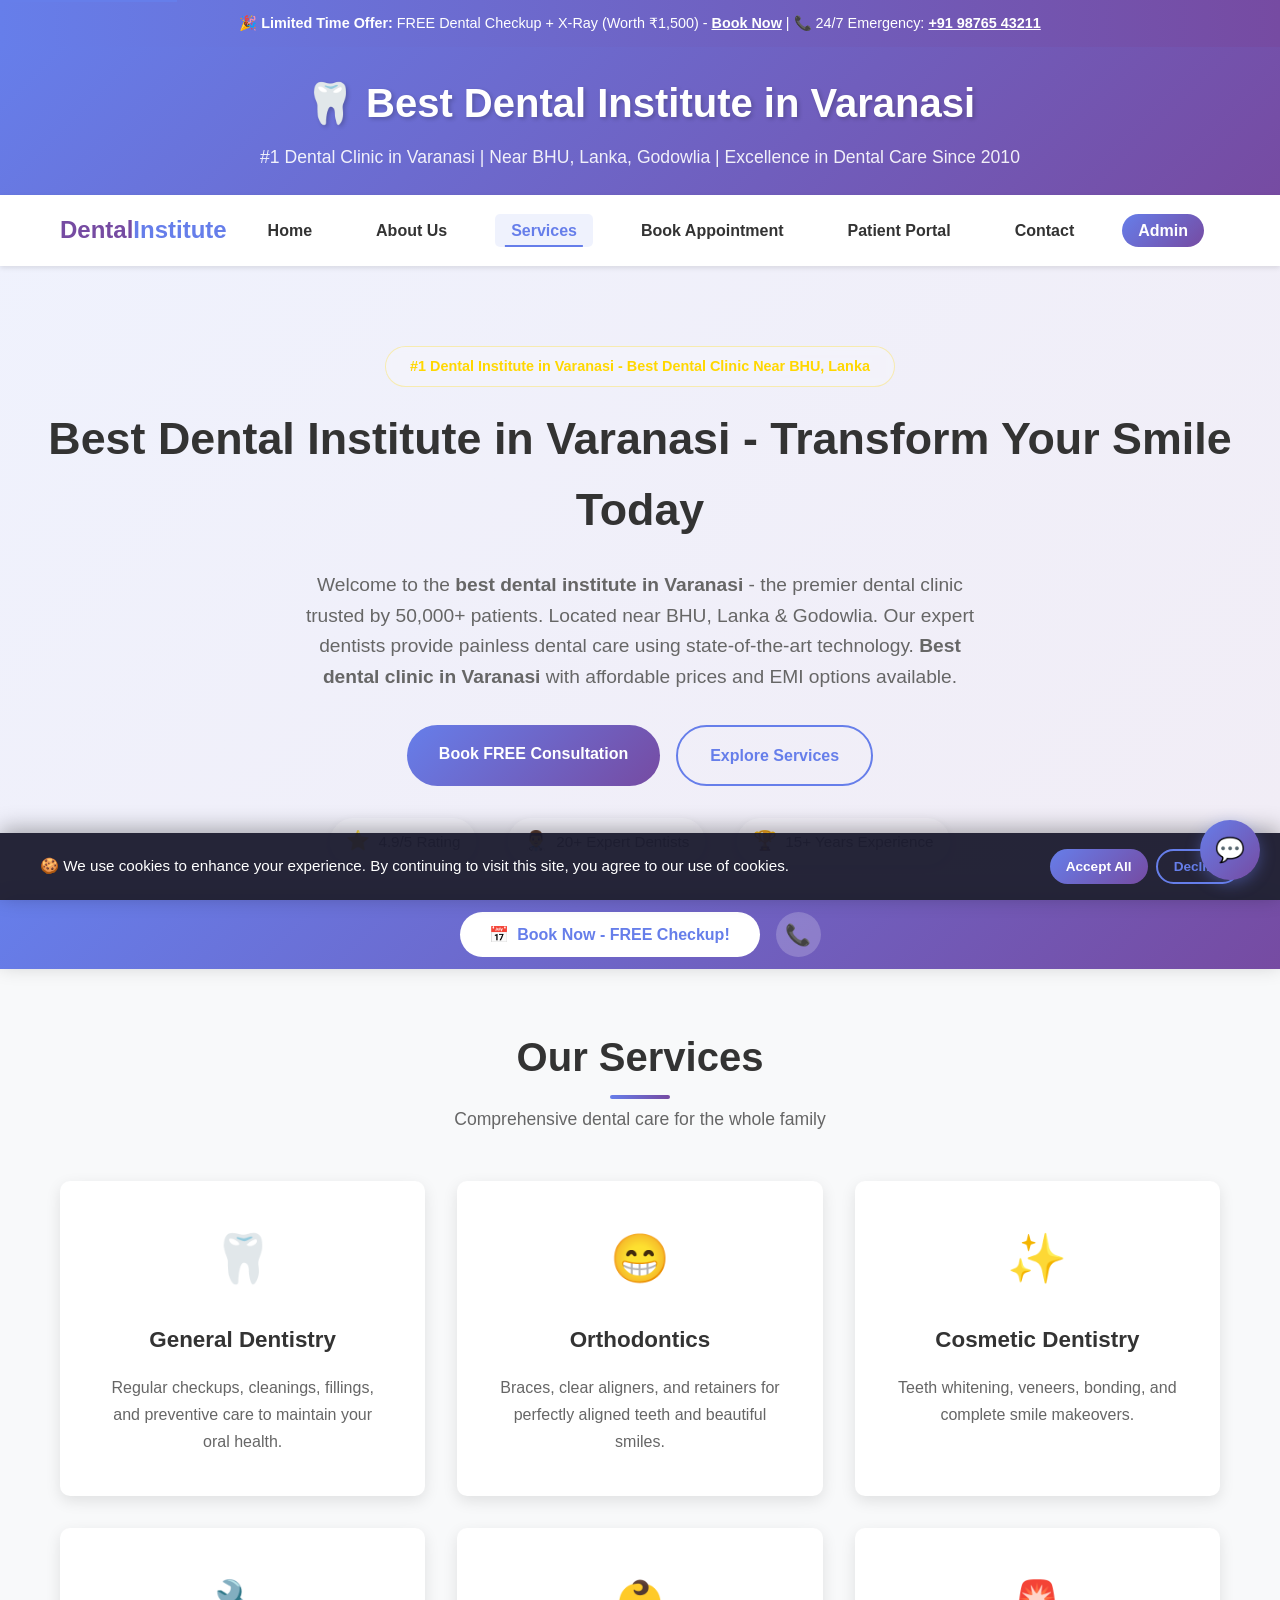
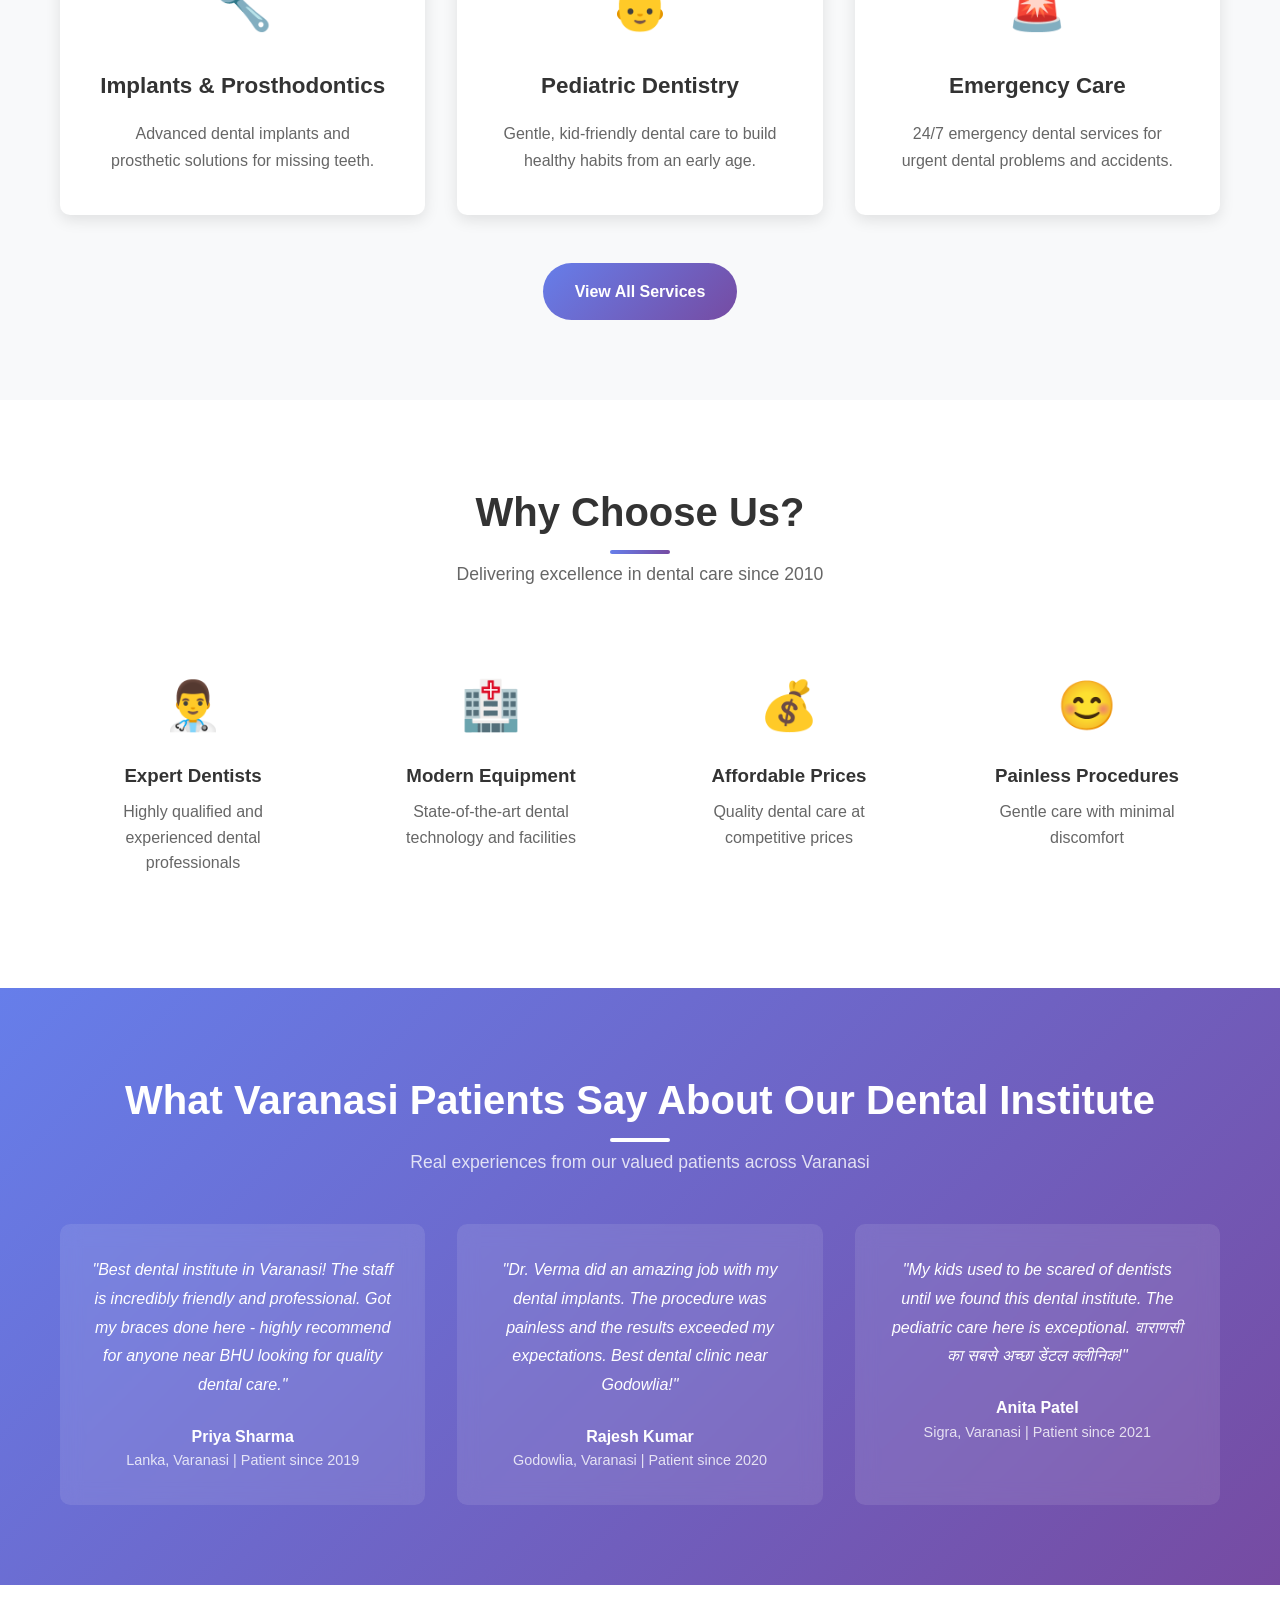
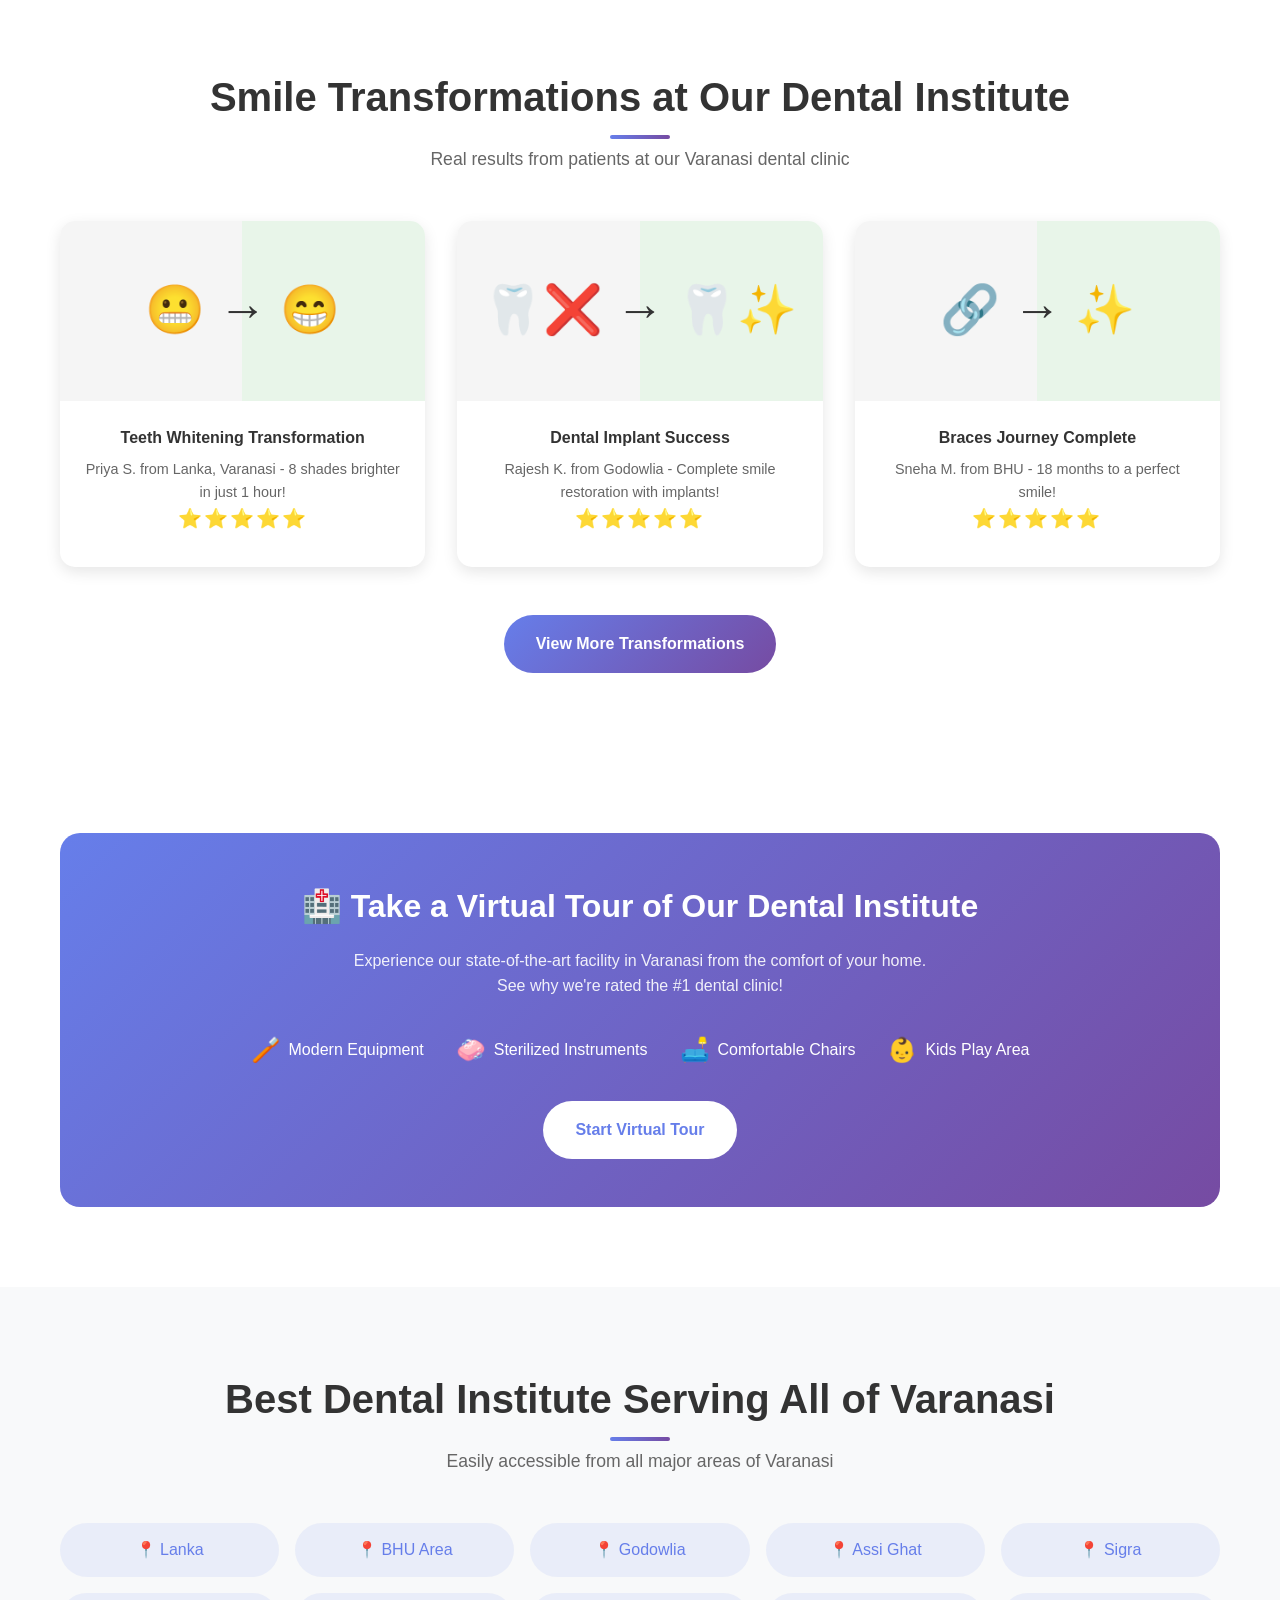
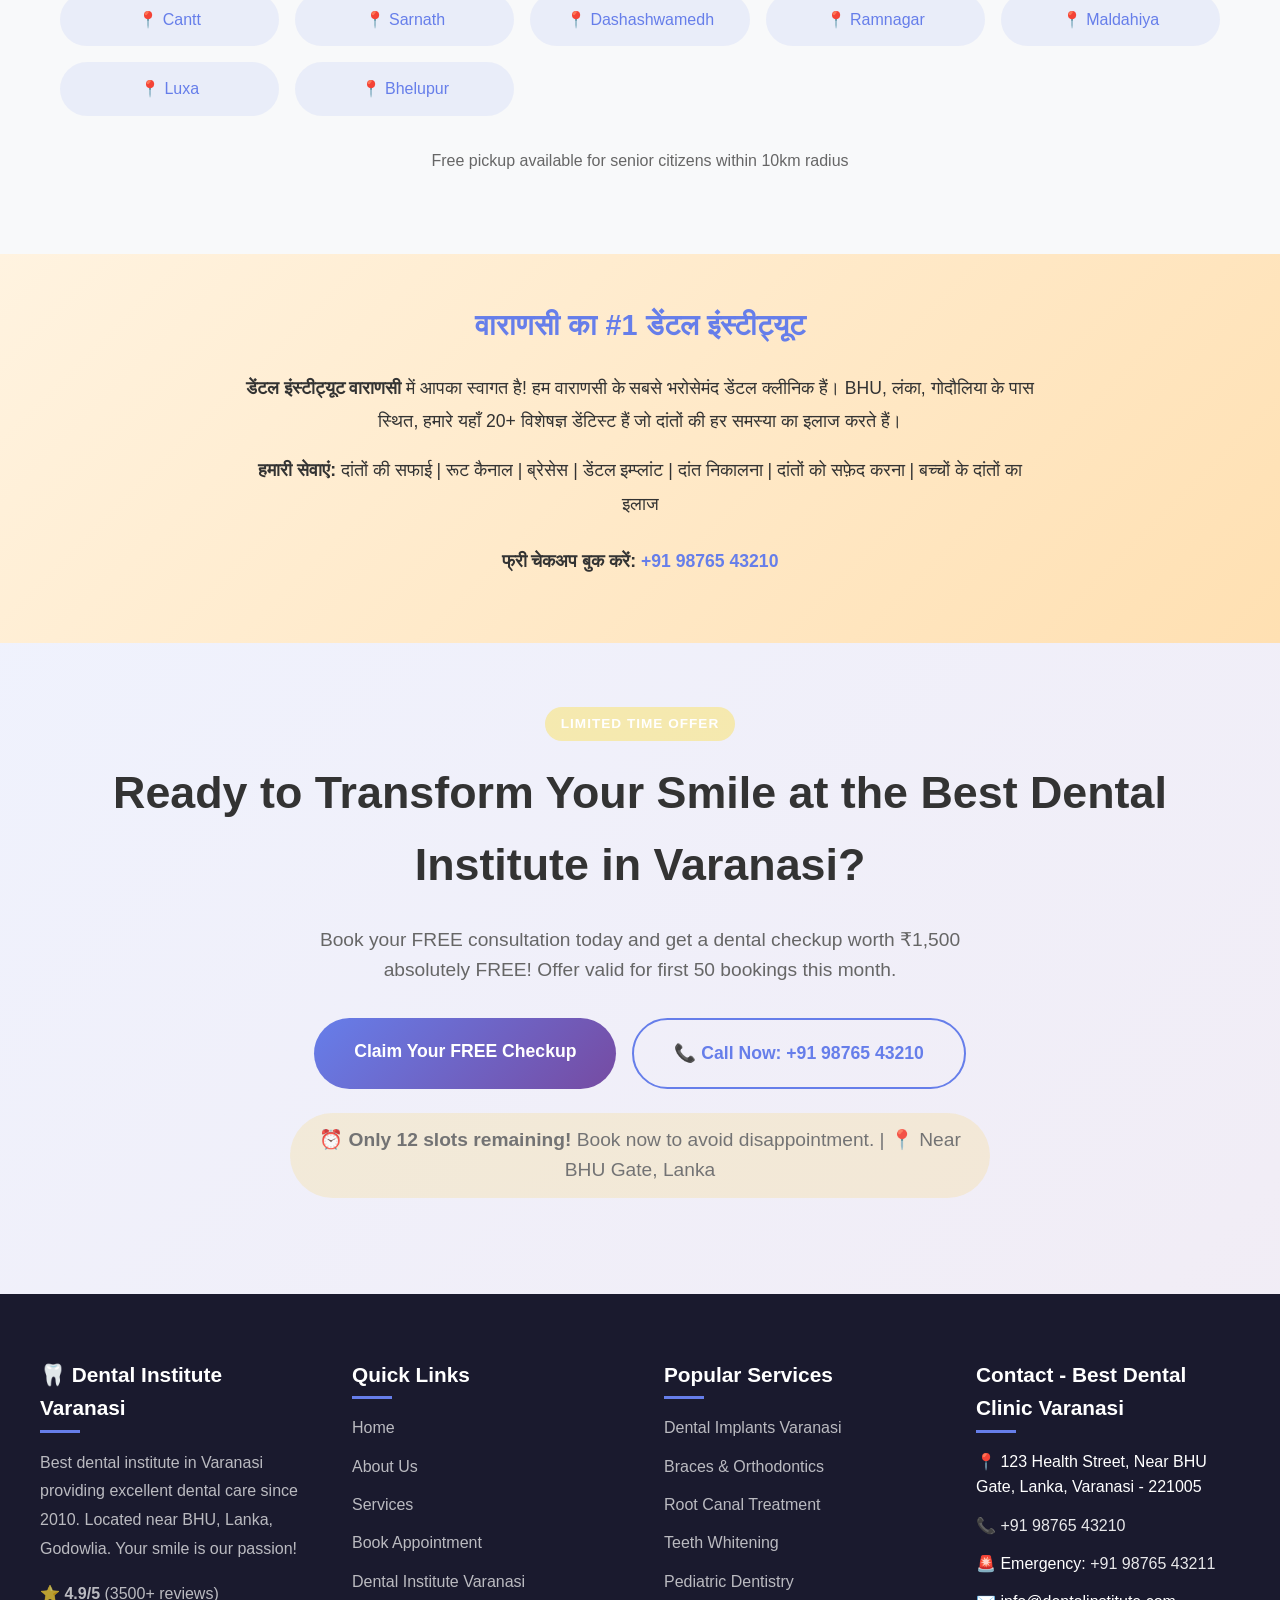
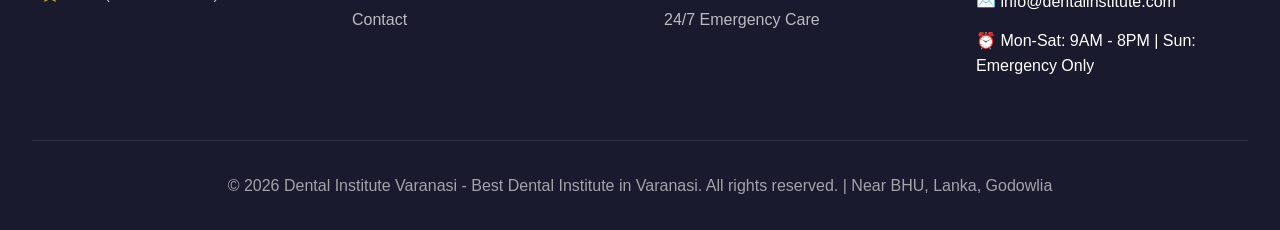
<file: index.html>
<!DOCTYPE html>
<html lang="en" dir="ltr" prefix="og: https://ogp.me/ns#">
<head>
    <meta charset="UTF-8">
    <meta name="viewport" content="width=device-width, initial-scale=1.0">
    <meta name="description" content="Best Dental Institute in Varanasi | #1 Rated Dental Clinic | Dental Institute Varanasi offers teeth whitening, dental implants, root canal, braces, cosmetic dentistry. 50,000+ happy patients. Top dentists in Varanasi near Godowlia, Lanka, BHU. Book FREE consultation!">
    <meta name="keywords" content="dental institute varanasi, best dental institute in varanasi, dental institute in varanasi, dental college varanasi, dental clinic varanasi, best dentist varanasi, tooth doctor varanasi, teeth whitening varanasi, dental implants varanasi, root canal treatment varanasi, braces cost varanasi, orthodontist varanasi, cosmetic dentistry varanasi, emergency dentist varanasi, dental hospital varanasi near bhu, dental clinic godowlia varanasi, dental clinic lanka varanasi, best dental clinic in varanasi, top 10 dental clinic in varanasi, affordable dental treatment varanasi, painless dental treatment varanasi, dental check up varanasi, दांतों का अस्पताल वाराणसी, डेंटल इंस्टिट्यूट वाराणसी, सबसे अच्छा डेंटल क्लीनिक वाराणसी, दांतों का इलाज वाराणसी, दांतों का डॉक्टर वाराणसी">
    <meta name="author" content="Dental Institute Varanasi">
    <meta name="geo.region" content="IN-UP">
    <meta name="geo.placename" content="Varanasi, Uttar Pradesh, India">
    <meta name="geo.position" content="25.3176452;82.9107882">
    <meta name="ICBM" content="25.3176452, 82.9107882">
    <meta name="language" content="English, Hindi">
    <meta name="revisit-after" content="7 days">
    <meta name="rating" content="general">
    <meta name="distribution" content="global">
    <meta name="coverage" content="Varanasi, Uttar Pradesh, India">
    <meta name="target" content="all">
    <meta name="HandheldFriendly" content="True">
    <meta name="MobileOptimized" content="320">
    <meta name="classification" content="Healthcare, Dental Services, Medical Clinic">
    <meta name="robots" content="index, follow, max-image-preview:large, max-snippet:-1, max-video-preview:-1">
    <meta name="googlebot" content="index, follow">
    <link rel="canonical" href="https://ravanneverdies.github.io/laughing-chainsaw/">
    
    <!-- PWA Meta Tags -->
    <meta name="theme-color" content="#667eea">
    <meta name="apple-mobile-web-app-capable" content="yes">
    <meta name="apple-mobile-web-app-status-bar-style" content="default">
    <meta name="apple-mobile-web-app-title" content="Dental Institute">
    <link rel="manifest" href="manifest.json">
    <link rel="apple-touch-icon" href="favicon.svg">
    
    <!-- Open Graph Meta Tags -->
    <meta property="og:title" content="Best Dental Institute in Varanasi | #1 Dental Clinic Varanasi | Book FREE Consultation">
    <meta property="og:description" content="#1 Dental Institute in Varanasi - Best dental clinic near Godowlia, Lanka, BHU. Expert dentists for teeth whitening, implants, root canal, braces. 50,000+ happy patients. Painless procedures, EMI available. Book FREE consultation!">
    <meta property="og:type" content="website">
    <meta property="og:url" content="https://ravanneverdies.github.io/laughing-chainsaw/">
    <meta property="og:image" content="https://ravanneverdies.github.io/laughing-chainsaw/favicon.svg">
    <meta property="og:image:width" content="1200">
    <meta property="og:image:height" content="630">
    <meta property="og:site_name" content="Dental Institute">
    <meta property="og:locale" content="en_IN">
    
    <!-- Twitter Card Meta Tags -->
    <meta name="twitter:card" content="summary_large_image">
    <meta name="twitter:title" content="Best Dental Institute in Varanasi | #1 Rated Dental Clinic Varanasi">
    <meta name="twitter:description" content="#1 Dental Institute in Varanasi - Top dental clinic near Godowlia, Lanka, BHU. Expert dentists, 50,000+ patients. Book FREE consultation today!">
    <meta name="twitter:image" content="https://ravanneverdies.github.io/laughing-chainsaw/favicon.svg">
    
    <!-- Preconnect for Performance -->
    <link rel="preconnect" href="https://fonts.googleapis.com">
    <link rel="preconnect" href="https://fonts.gstatic.com" crossorigin>
    <link rel="dns-prefetch" href="https://www.google-analytics.com">
    
    <!-- Schema.org Structured Data - Local Business with Enhanced Local SEO -->
    <script type="application/ld+json">
    {
        "@context": "https://schema.org",
        "@type": "Dentist",
        "@id": "https://ravanneverdies.github.io/laughing-chainsaw/#organization",
        "name": "Dental Institute Varanasi",
        "alternateName": ["Best Dental Institute Varanasi", "Dental Institute in Varanasi", "Dental Clinic Varanasi", "Best Dental Clinic Varanasi", "Tooth Doctor Varanasi", "दांतों का अस्पताल वाराणसी", "डेंटल इंस्टीट्यूट वाराणसी"],
        "description": "Best dental institute in Varanasi offering comprehensive dental care including teeth whitening, dental implants, root canal treatment, braces, and cosmetic dentistry. Located near Godowlia, Lanka, BHU. Serving Varanasi and surrounding areas with expert dental care since 2010. 50,000+ happy patients, 20+ specialist dentists.",
        "image": "https://ravanneverdies.github.io/laughing-chainsaw/favicon.svg",
        "logo": "https://ravanneverdies.github.io/laughing-chainsaw/favicon.svg",
        "url": "https://ravanneverdies.github.io/laughing-chainsaw/",
        "telephone": "+91-9876543210",
        "email": "info@dentalinstitute.com",
        "address": {
            "@type": "PostalAddress",
            "streetAddress": "123 Health Street, Near BHU Gate, Lanka",
            "addressLocality": "Varanasi",
            "addressRegion": "Uttar Pradesh",
            "postalCode": "221005",
            "addressCountry": "IN",
            "description": "Best dental clinic near Godowlia, Lanka, BHU Varanasi"
        },
        "geo": {
            "@type": "GeoCoordinates",
            "latitude": "25.2677",
            "longitude": "82.9913"
        },
        "hasMap": "https://maps.google.com/maps?q=25.2677,82.9913",
        "areaServed": [
            {
                "@type": "City",
                "name": "Varanasi",
                "@id": "https://www.wikidata.org/wiki/Q23564"
            },
            {"@type": "Place", "name": "Godowlia, Varanasi"},
            {"@type": "Place", "name": "Lanka, Varanasi"},
            {"@type": "Place", "name": "BHU, Varanasi"},
            {"@type": "Place", "name": "Sigra, Varanasi"},
            {"@type": "Place", "name": "Assi Ghat, Varanasi"},
            {"@type": "Place", "name": "Dashashwamedh, Varanasi"},
            {"@type": "Place", "name": "Cantt, Varanasi"},
            {"@type": "Place", "name": "Sarnath, Varanasi"},
            {"@type": "State", "name": "Uttar Pradesh"}
        ],
        "serviceArea": {
            "@type": "GeoCircle",
            "geoMidpoint": {
                "@type": "GeoCoordinates",
                "latitude": "25.2677",
                "longitude": "82.9913"
            },
            "geoRadius": "50000"
        },
        "openingHoursSpecification": [
            {
                "@type": "OpeningHoursSpecification",
                "dayOfWeek": ["Monday", "Tuesday", "Wednesday", "Thursday", "Friday"],
                "opens": "09:00",
                "closes": "20:00"
            },
            {
                "@type": "OpeningHoursSpecification",
                "dayOfWeek": "Saturday",
                "opens": "09:00",
                "closes": "18:00"
            },
            {
                "@type": "OpeningHoursSpecification",
                "dayOfWeek": "Sunday",
                "opens": "10:00",
                "closes": "14:00",
                "description": "Emergency services only"
            }
        ],
        "priceRange": "₹₹",
        "currenciesAccepted": "INR",
        "paymentAccepted": "Cash, Credit Card, Debit Card, UPI, Paytm, PhonePe, Google Pay, EMI, Health Insurance",
        "aggregateRating": {
            "@type": "AggregateRating",
            "ratingValue": "4.9",
            "bestRating": "5",
            "worstRating": "1",
            "ratingCount": "3500",
            "reviewCount": "2847"
        },
        "review": [
            {
                "@type": "Review",
                "author": {"@type": "Person", "name": "Priya Sharma"},
                "datePublished": "2025-12-15",
                "reviewBody": "Best dental institute in Varanasi! The dental implant procedure was painless and professional. Highly recommended dental clinic near Lanka.",
                "reviewRating": {"@type": "Rating", "ratingValue": "5", "bestRating": "5"}
            },
            {
                "@type": "Review",
                "author": {"@type": "Person", "name": "Rajesh Kumar"},
                "datePublished": "2025-11-20",
                "reviewBody": "Excellent dental institute in Varanasi near BHU. Got my root canal done with zero pain. Best dentist in Varanasi. Modern equipment and caring staff.",
                "reviewRating": {"@type": "Rating", "ratingValue": "5", "bestRating": "5"}
            },
            {
                "@type": "Review",
                "author": {"@type": "Person", "name": "Anita Patel"},
                "datePublished": "2025-10-25",
                "reviewBody": "Best dental clinic in Varanasi for kids. My children love coming here. The pediatric dentist is very gentle and patient. Highly recommend this dental institute.",
                "reviewRating": {"@type": "Rating", "ratingValue": "5", "bestRating": "5"}
            },
            {
                "@type": "Review",
                "author": {"@type": "Person", "name": "Vikram Singh"},
                "datePublished": "2025-09-18",
                "reviewBody": "Got my braces done here. Best orthodontist in Varanasi. Very affordable dental treatment with EMI option. The best dental institute I have visited.",
                "reviewRating": {"@type": "Rating", "ratingValue": "5", "bestRating": "5"}
            }
        ],
        "medicalSpecialty": [
            "General Dentistry",
            "Orthodontics",
            "Cosmetic Dentistry",
            "Pediatric Dentistry",
            "Oral Surgery",
            "Endodontics",
            "Prosthodontics",
            "Periodontics",
            "Implantology",
            "Maxillofacial Surgery"
        ],
        "availableService": [
            {"@type": "MedicalProcedure", "name": "Teeth Whitening", "alternateName": "दांतों को सफ़ेद करना"},
            {"@type": "MedicalProcedure", "name": "Dental Implants", "alternateName": "डेंटल इम्प्लांट"},
            {"@type": "MedicalProcedure", "name": "Root Canal Treatment", "alternateName": "रूट कैनाल"},
            {"@type": "MedicalProcedure", "name": "Dental Braces", "alternateName": "दांतों के ब्रेसेस"},
            {"@type": "MedicalProcedure", "name": "Clear Aligners"},
            {"@type": "MedicalProcedure", "name": "Tooth Extraction", "alternateName": "दांत निकालना"},
            {"@type": "MedicalProcedure", "name": "Dental Crowns", "alternateName": "दांतों के क्राउन"},
            {"@type": "MedicalProcedure", "name": "Dental Veneers"},
            {"@type": "MedicalProcedure", "name": "Gum Treatment", "alternateName": "मसूड़ों का इलाज"},
            {"@type": "MedicalProcedure", "name": "Pediatric Dentistry", "alternateName": "बच्चों के दांतों का इलाज"},
            {"@type": "MedicalProcedure", "name": "Wisdom Tooth Extraction"},
            {"@type": "MedicalProcedure", "name": "Smile Makeover"},
            {"@type": "MedicalProcedure", "name": "Full Mouth Rehabilitation"},
            {"@type": "MedicalProcedure", "name": "Dentures"},
            {"@type": "MedicalProcedure", "name": "Dental Bridges"}
        ],
        "hasOfferCatalog": {
            "@type": "OfferCatalog",
            "name": "Dental Services Varanasi",
            "itemListElement": [
                {
                    "@type": "Offer",
                    "itemOffered": {"@type": "Service", "name": "Free Dental Checkup"},
                    "price": "0",
                    "priceCurrency": "INR",
                    "description": "FREE dental checkup and consultation worth ₹1500"
                },
                {
                    "@type": "Offer",
                    "itemOffered": {"@type": "Service", "name": "Teeth Whitening"},
                    "priceSpecification": {"@type": "PriceSpecification", "minPrice": "2999", "maxPrice": "15000", "priceCurrency": "INR"}
                },
                {
                    "@type": "Offer",
                    "itemOffered": {"@type": "Service", "name": "Dental Implants"},
                    "priceSpecification": {"@type": "PriceSpecification", "minPrice": "15000", "maxPrice": "50000", "priceCurrency": "INR"}
                },
                {
                    "@type": "Offer",
                    "itemOffered": {"@type": "Service", "name": "Root Canal Treatment"},
                    "priceSpecification": {"@type": "PriceSpecification", "minPrice": "3000", "maxPrice": "8000", "priceCurrency": "INR"}
                },
                {
                    "@type": "Offer",
                    "itemOffered": {"@type": "Service", "name": "Dental Braces"},
                    "priceSpecification": {"@type": "PriceSpecification", "minPrice": "25000", "maxPrice": "80000", "priceCurrency": "INR"}
                }
            ]
        },
        "sameAs": [
            "https://www.facebook.com/dentalinstitute",
            "https://www.instagram.com/dentalinstitute",
            "https://twitter.com/dentalinstitute",
            "https://www.youtube.com/dentalinstitute",
            "https://www.linkedin.com/company/dentalinstitute"
        ],
        "slogan": "Best Dental Institute in Varanasi - Your Smile, Our Priority",
        "foundingDate": "2010",
        "numberOfEmployees": {
            "@type": "QuantitativeValue",
            "value": "50"
        },
        "knowsAbout": ["Dental Care", "Oral Health", "Cosmetic Dentistry", "Orthodontics", "Dental Implants", "Root Canal Treatment"],
        "keywords": "dental institute varanasi, best dental clinic varanasi, dentist varanasi, dental implants varanasi, root canal varanasi, braces varanasi"
    }
    </script>
    
    <!-- Organization Schema -->
    <script type="application/ld+json">
    {
        "@context": "https://schema.org",
        "@type": "MedicalOrganization",
        "name": "Dental Institute Varanasi",
        "alternateName": "Best Dental Institute in Varanasi",
        "url": "https://ravanneverdies.github.io/laughing-chainsaw/",
        "logo": "https://ravanneverdies.github.io/laughing-chainsaw/favicon.svg",
        "contactPoint": [
            {
                "@type": "ContactPoint",
                "telephone": "+91-9876543210",
                "contactType": "customer service",
                "availableLanguage": ["English", "Hindi"],
                "areaServed": "IN"
            },
            {
                "@type": "ContactPoint",
                "telephone": "+91-98765-43211",
                "contactType": "emergency",
                "availableLanguage": ["English", "Hindi"],
                "areaServed": "IN"
            }
        ],
        "address": {
            "@type": "PostalAddress",
            "streetAddress": "123 Health Street, Near BHU Gate, Lanka",
            "addressLocality": "Varanasi",
            "addressRegion": "Uttar Pradesh",
            "postalCode": "221005",
            "addressCountry": "IN"
        }
    }
    </script>
    
    <!-- Local Business Schema for Google My Business -->
    <script type="application/ld+json">
    {
        "@context": "https://schema.org",
        "@type": "LocalBusiness",
        "name": "Dental Institute Varanasi",
        "@id": "https://ravanneverdies.github.io/laughing-chainsaw/#localbusiness",
        "image": "https://ravanneverdies.github.io/laughing-chainsaw/favicon.svg",
        "telephone": "+91-9876543210",
        "address": {
            "@type": "PostalAddress",
            "streetAddress": "123 Health Street, Near BHU Gate, Lanka",
            "addressLocality": "Varanasi",
            "addressRegion": "UP",
            "postalCode": "221005",
            "addressCountry": "IN"
        },
        "geo": {
            "@type": "GeoCoordinates",
            "latitude": 25.2677,
            "longitude": 82.9913
        },
        "url": "https://ravanneverdies.github.io/laughing-chainsaw/",
        "priceRange": "₹₹",
        "openingHoursSpecification": [
            {"@type": "OpeningHoursSpecification", "dayOfWeek": "Monday", "opens": "09:00", "closes": "20:00"},
            {"@type": "OpeningHoursSpecification", "dayOfWeek": "Tuesday", "opens": "09:00", "closes": "20:00"},
            {"@type": "OpeningHoursSpecification", "dayOfWeek": "Wednesday", "opens": "09:00", "closes": "20:00"},
            {"@type": "OpeningHoursSpecification", "dayOfWeek": "Thursday", "opens": "09:00", "closes": "20:00"},
            {"@type": "OpeningHoursSpecification", "dayOfWeek": "Friday", "opens": "09:00", "closes": "20:00"},
            {"@type": "OpeningHoursSpecification", "dayOfWeek": "Saturday", "opens": "09:00", "closes": "18:00"},
            {"@type": "OpeningHoursSpecification", "dayOfWeek": "Sunday", "opens": "10:00", "closes": "14:00"}
        ]
    }
    </script>
    
    <!-- FAQ Schema for SEO - Targeting Dental Institute Varanasi Searches -->
    <script type="application/ld+json">
    {
        "@context": "https://schema.org",
        "@type": "FAQPage",
        "mainEntity": [
            {
                "@type": "Question",
                "name": "Which is the best dental institute in Varanasi?",
                "acceptedAnswer": {
                    "@type": "Answer",
                    "text": "Dental Institute Varanasi is rated as the #1 dental institute in Varanasi. Located near BHU Gate, Lanka, we offer state-of-the-art dental equipment, modern facilities, and a team of 20+ specialist dentists. We have served 50,000+ patients with a 4.9/5 rating. Our dental institute provides all treatments including implants, braces, root canal, and cosmetic dentistry."
                }
            },
            {
                "@type": "Question",
                "name": "Where is the best dental clinic in Varanasi near BHU?",
                "acceptedAnswer": {
                    "@type": "Answer",
                    "text": "Dental Institute is the best dental clinic in Varanasi near BHU, located at 123 Health Street, Near BHU Gate, Lanka. We are easily accessible from Godowlia, Assi Ghat, and Sigra. Book your FREE consultation today at +91-9876543210."
                }
            },
            {
                "@type": "Question",
                "name": "What is the cost of dental implants in Varanasi?",
                "acceptedAnswer": {
                    "@type": "Answer",
                    "text": "At Dental Institute Varanasi, dental implants start from ₹15,000 to ₹50,000 depending on the type and brand. We offer 0% EMI options and accept all major insurance providers. Our implantologists have 15+ years of experience with a 99% success rate."
                }
            },
            {
                "@type": "Question",
                "name": "वाराणसी में सबसे अच्छा डेंटल इंस्टीट्यूट कौन सा है?",
                "acceptedAnswer": {
                    "@type": "Answer",
                    "text": "डेंटल इंस्टीट्यूट वाराणसी को वाराणसी का #1 डेंटल क्लीनिक माना जाता है। हमारे यहाँ 20+ विशेषज्ञ डॉक्टर हैं और हमने 50,000+ मरीजों का इलाज किया है। लंका, BHU के पास स्थित, फ्री चेकअप के लिए कॉल करें: +91-9876543210"
                }
            },
            {
                "@type": "Question",
                "name": "What dental services are available at Dental Institute Varanasi?",
                "acceptedAnswer": {
                    "@type": "Answer",
                    "text": "Our dental institute in Varanasi offers comprehensive services: General Dentistry, Orthodontics (braces & clear aligners), Cosmetic Dentistry, Dental Implants, Root Canal Treatment, Teeth Whitening, Pediatric Dentistry, Gum Treatment, Wisdom Tooth Extraction, Smile Makeover, and 24/7 Emergency Dental Care."
                }
            },
            {
                "@type": "Question",
                "name": "How to book appointment at dental clinic in Varanasi?",
                "acceptedAnswer": {
                    "@type": "Answer",
                    "text": "Book appointment at Dental Institute Varanasi online at our website, call +91-9876543210, or WhatsApp us. We offer same-day appointments for emergencies and FREE dental checkups worth ₹1,500 for new patients. Located near Godowlia, Lanka, BHU."
                }
            },
            {
                "@type": "Question",
                "name": "What is the cost of braces in Varanasi?",
                "acceptedAnswer": {
                    "@type": "Answer",
                    "text": "At Dental Institute Varanasi, braces cost starts from ₹25,000 for metal braces, ₹35,000 for ceramic braces, and ₹50,000 for clear aligners. We offer 0% EMI options with flexible payment plans. Book FREE orthodontic consultation today!"
                }
            },
            {
                "@type": "Question",
                "name": "Is there 24/7 emergency dentist in Varanasi?",
                "acceptedAnswer": {
                    "@type": "Answer",
                    "text": "Yes, Dental Institute provides 24/7 emergency dental care in Varanasi. For dental emergencies like severe toothache, broken teeth, knocked-out tooth, or dental trauma, call our emergency hotline at +91-98765-43211 for immediate assistance. We're located near BHU Gate, Lanka."
                }
            },
            {
                "@type": "Question",
                "name": "What is the root canal treatment cost in Varanasi?",
                "acceptedAnswer": {
                    "@type": "Answer",
                    "text": "Root canal treatment at Dental Institute Varanasi costs ₹3,000 to ₹8,000 depending on the tooth and complexity. We use advanced microscope-assisted techniques for painless treatment. EMI options available. Book FREE consultation today!"
                }
            },
            {
                "@type": "Question",
                "name": "Which is the best pediatric dentist in Varanasi?",
                "acceptedAnswer": {
                    "@type": "Answer",
                    "text": "Dental Institute Varanasi has the best pediatric dental department with child-friendly environment, sedation dentistry for anxious children, and specialized pediatric dentists. We make dental visits fun for kids! Located near Lanka, BHU Gate."
                }
            }
        ]
    }
    </script>
    
    <!-- BreadcrumbList Schema -->
    <script type="application/ld+json">
    {
        "@context": "https://schema.org",
        "@type": "BreadcrumbList",
        "itemListElement": [
            {
                "@type": "ListItem",
                "position": 1,
                "name": "Home",
                "item": "https://ravanneverdies.github.io/laughing-chainsaw/"
            }
        ]
    }
    </script>
    
    <!-- WebSite Schema for Sitelinks -->
    <script type="application/ld+json">
    {
        "@context": "https://schema.org",
        "@type": "WebSite",
        "name": "Dental Institute Varanasi",
        "alternateName": ["Best Tooth Doctor Varanasi", "Dental Clinic Varanasi"],
        "url": "https://ravanneverdies.github.io/laughing-chainsaw/",
        "potentialAction": {
            "@type": "SearchAction",
            "target": {
                "@type": "EntryPoint",
                "urlTemplate": "https://ravanneverdies.github.io/laughing-chainsaw/services.html?q={search_term_string}"
            },
            "query-input": "required name=search_term_string"
        }
    }
    </script>
    
    <title>Best Dental Institute in Varanasi | #1 Dental Clinic Varanasi | Dental Institute Near BHU, Lanka, Godowlia</title>
    <link rel="icon" type="image/svg+xml" href="favicon.svg">
    <link rel="stylesheet" href="css/style.css">
</head>
<body>
    <!-- Skip to Main Content for Accessibility -->
    <a href="#main-content" class="skip-link">Skip to main content</a>
    
    <!-- Announcement Bar -->
    <div class="announcement-bar" role="banner">
        <div class="container">
            <p>🎉 <strong>Limited Time Offer:</strong> FREE Dental Checkup + X-Ray (Worth ₹1,500) - <a href="appointments.html">Book Now</a> | 📞 24/7 Emergency: <a href="tel:+919876543211">+91 98765 43211</a></p>
        </div>
    </div>
    
    <!-- Header -->
    <header>
        <div class="container">
            <h1>🦷 Best Dental Institute in Varanasi</h1>
            <p>#1 Dental Clinic in Varanasi | Near BHU, Lanka, Godowlia | Excellence in Dental Care Since 2010</p>
        </div>
    </header>

    <!-- Navigation -->
    <nav>
        <div class="container">
            <div class="nav-brand">
                <span>Dental</span>Institute
            </div>
            <div class="menu-toggle">
                <span></span>
                <span></span>
                <span></span>
            </div>
            <ul>
                <li><a href="index.html" class="active">Home</a></li>
                <li><a href="about.html">About Us</a></li>
                <li><a href="services.html">Services</a></li>
                <li><a href="appointments.html">Book Appointment</a></li>
                <li><a href="patient-portal.html">Patient Portal</a></li>
                <li><a href="contact.html">Contact</a></li>
                <li><a href="admin.html" class="admin-link">Admin</a></li>
            </ul>
        </div>
    </nav>

    <!-- Hero Section -->
    <section id="home" class="hero" id="main-content">
        <div class="hero-badge">#1 Dental Institute in Varanasi - Best Dental Clinic Near BHU, Lanka</div>
        <h2>Best Dental Institute in Varanasi - Transform Your Smile Today</h2>
        <p>Welcome to the <strong>best dental institute in Varanasi</strong> - the premier dental clinic trusted by 50,000+ patients. Located near BHU, Lanka & Godowlia. Our expert dentists provide painless dental care using state-of-the-art technology. <strong>Best dental clinic in Varanasi</strong> with affordable prices and EMI options available.</p>
        <div class="hero-buttons">
            <a href="appointments.html" class="btn btn-primary btn-pulse">Book FREE Consultation</a>
            <a href="services.html" class="btn btn-secondary">Explore Services</a>
        </div>
        <div class="hero-trust-signals">
            <div class="trust-item">
                <span class="trust-icon">⭐</span>
                <span>4.9/5 Rating</span>
            </div>
            <div class="trust-item">
                <span class="trust-icon">👨‍⚕️</span>
                <span>20+ Expert Dentists</span>
            </div>
            <div class="trust-item">
                <span class="trust-icon">🏆</span>
                <span>15+ Years Experience</span>
            </div>
        </div>
    </section>

    <!-- Services Preview -->
    <section id="services" class="services">
        <div class="container">
            <div class="section-title">
                <h2>Our Services</h2>
                <p>Comprehensive dental care for the whole family</p>
            </div>
            <div class="service-grid">
                <div class="service-card animate-on-scroll">
                    <div class="service-icon">🦷</div>
                    <h3>General Dentistry</h3>
                    <p>Regular checkups, cleanings, fillings, and preventive care to maintain your oral health.</p>
                </div>
                <div class="service-card animate-on-scroll">
                    <div class="service-icon">😁</div>
                    <h3>Orthodontics</h3>
                    <p>Braces, clear aligners, and retainers for perfectly aligned teeth and beautiful smiles.</p>
                </div>
                <div class="service-card animate-on-scroll">
                    <div class="service-icon">✨</div>
                    <h3>Cosmetic Dentistry</h3>
                    <p>Teeth whitening, veneers, bonding, and complete smile makeovers.</p>
                </div>
                <div class="service-card animate-on-scroll">
                    <div class="service-icon">🔧</div>
                    <h3>Implants & Prosthodontics</h3>
                    <p>Advanced dental implants and prosthetic solutions for missing teeth.</p>
                </div>
                <div class="service-card animate-on-scroll">
                    <div class="service-icon">👶</div>
                    <h3>Pediatric Dentistry</h3>
                    <p>Gentle, kid-friendly dental care to build healthy habits from an early age.</p>
                </div>
                <div class="service-card animate-on-scroll">
                    <div class="service-icon">🚨</div>
                    <h3>Emergency Care</h3>
                    <p>24/7 emergency dental services for urgent dental problems and accidents.</p>
                </div>
            </div>
            <div class="text-center mt-3">
                <a href="services.html" class="btn btn-primary">View All Services</a>
            </div>
        </div>
    </section>

    <!-- Features Section -->
    <section class="features">
        <div class="container">
            <div class="section-title">
                <h2>Why Choose Us?</h2>
                <p>Delivering excellence in dental care since 2010</p>
            </div>
            <div class="features-grid">
                <div class="feature-item animate-on-scroll">
                    <div class="feature-icon">👨‍⚕️</div>
                    <h3>Expert Dentists</h3>
                    <p>Highly qualified and experienced dental professionals</p>
                </div>
                <div class="feature-item animate-on-scroll">
                    <div class="feature-icon">🏥</div>
                    <h3>Modern Equipment</h3>
                    <p>State-of-the-art dental technology and facilities</p>
                </div>
                <div class="feature-item animate-on-scroll">
                    <div class="feature-icon">💰</div>
                    <h3>Affordable Prices</h3>
                    <p>Quality dental care at competitive prices</p>
                </div>
                <div class="feature-item animate-on-scroll">
                    <div class="feature-icon">😊</div>
                    <h3>Painless Procedures</h3>
                    <p>Gentle care with minimal discomfort</p>
                </div>
            </div>
        </div>
    </section>

    <!-- Testimonials -->
    <section class="testimonials">
        <div class="container">
            <div class="section-title">
                <h2>What Varanasi Patients Say About Our Dental Institute</h2>
                <p>Real experiences from our valued patients across Varanasi</p>
            </div>
            <div class="testimonial-grid">
                <div class="testimonial-card animate-on-scroll">
                    <p>"Best dental institute in Varanasi! The staff is incredibly friendly and professional. Got my braces done here - highly recommend for anyone near BHU looking for quality dental care."</p>
                    <div class="testimonial-author">Priya Sharma</div>
                    <div class="testimonial-role">Lanka, Varanasi | Patient since 2019</div>
                </div>
                <div class="testimonial-card animate-on-scroll">
                    <p>"Dr. Verma did an amazing job with my dental implants. The procedure was painless and the results exceeded my expectations. Best dental clinic near Godowlia!"</p>
                    <div class="testimonial-author">Rajesh Kumar</div>
                    <div class="testimonial-role">Godowlia, Varanasi | Patient since 2020</div>
                </div>
                <div class="testimonial-card animate-on-scroll">
                    <p>"My kids used to be scared of dentists until we found this dental institute. The pediatric care here is exceptional. वाराणसी का सबसे अच्छा डेंटल क्लीनिक!"</p>
                    <div class="testimonial-author">Anita Patel</div>
                    <div class="testimonial-role">Sigra, Varanasi | Patient since 2021</div>
                </div>
            </div>
        </div>
    </section>

    <!-- Smile Transformations Before/After -->
    <section class="services" style="background: var(--bg-white);">
        <div class="container">
            <div class="section-title">
                <h2>Smile Transformations at Our Dental Institute</h2>
                <p>Real results from patients at our Varanasi dental clinic</p>
            </div>
            <div class="before-after-container">
                <div class="before-after-card animate-on-scroll">
                    <div class="before-after-images" style="background: linear-gradient(to right, #f5f5f5 50%, #e8f5e9 50%); height: 180px; display: flex; align-items: center; justify-content: center;">
                        <span style="font-size: 3rem;">😬 → 😁</span>
                    </div>
                    <div class="before-after-info">
                        <h4>Teeth Whitening Transformation</h4>
                        <p>Priya S. from Lanka, Varanasi - 8 shades brighter in just 1 hour!</p>
                        <div class="rating-stars">⭐⭐⭐⭐⭐</div>
                    </div>
                </div>
                <div class="before-after-card animate-on-scroll">
                    <div class="before-after-images" style="background: linear-gradient(to right, #f5f5f5 50%, #e8f5e9 50%); height: 180px; display: flex; align-items: center; justify-content: center;">
                        <span style="font-size: 3rem;">🦷❌ → 🦷✨</span>
                    </div>
                    <div class="before-after-info">
                        <h4>Dental Implant Success</h4>
                        <p>Rajesh K. from Godowlia - Complete smile restoration with implants!</p>
                        <div class="rating-stars">⭐⭐⭐⭐⭐</div>
                    </div>
                </div>
                <div class="before-after-card animate-on-scroll">
                    <div class="before-after-images" style="background: linear-gradient(to right, #f5f5f5 50%, #e8f5e9 50%); height: 180px; display: flex; align-items: center; justify-content: center;">
                        <span style="font-size: 3rem;">🔗 → ✨</span>
                    </div>
                    <div class="before-after-info">
                        <h4>Braces Journey Complete</h4>
                        <p>Sneha M. from BHU - 18 months to a perfect smile!</p>
                        <div class="rating-stars">⭐⭐⭐⭐⭐</div>
                    </div>
                </div>
            </div>
            <div class="text-center mt-3">
                <a href="gallery.html" class="btn btn-primary">View More Transformations</a>
            </div>
        </div>
    </section>

    <!-- Virtual Tour Section -->
    <section style="padding: 3rem 2rem;">
        <div class="container">
            <div class="virtual-tour-container">
                <h3>🏥 Take a Virtual Tour of Our Dental Institute</h3>
                <p>Experience our state-of-the-art facility in Varanasi from the comfort of your home. See why we're rated the #1 dental clinic!</p>
                <div class="tour-features">
                    <div class="tour-feature">
                        <span>🪥</span>
                        <span>Modern Equipment</span>
                    </div>
                    <div class="tour-feature">
                        <span>🧼</span>
                        <span>Sterilized Instruments</span>
                    </div>
                    <div class="tour-feature">
                        <span>🛋️</span>
                        <span>Comfortable Chairs</span>
                    </div>
                    <div class="tour-feature">
                        <span>👶</span>
                        <span>Kids Play Area</span>
                    </div>
                </div>
                <a href="virtual-consultation.html" class="btn btn-primary" style="background: white; color: var(--primary-color);">Start Virtual Tour</a>
            </div>
        </div>
    </section>

    <!-- Serving Varanasi Areas -->
    <section class="services">
        <div class="container">
            <div class="section-title">
                <h2>Best Dental Institute Serving All of Varanasi</h2>
                <p>Easily accessible from all major areas of Varanasi</p>
            </div>
            <div class="local-areas">
                <div class="local-area-tag">📍 Lanka</div>
                <div class="local-area-tag">📍 BHU Area</div>
                <div class="local-area-tag">📍 Godowlia</div>
                <div class="local-area-tag">📍 Assi Ghat</div>
                <div class="local-area-tag">📍 Sigra</div>
                <div class="local-area-tag">📍 Cantt</div>
                <div class="local-area-tag">📍 Sarnath</div>
                <div class="local-area-tag">📍 Dashashwamedh</div>
                <div class="local-area-tag">📍 Ramnagar</div>
                <div class="local-area-tag">📍 Maldahiya</div>
                <div class="local-area-tag">📍 Luxa</div>
                <div class="local-area-tag">📍 Bhelupur</div>
            </div>
            <p class="text-center mt-2" style="color: var(--text-light);">Free pickup available for senior citizens within 10km radius</p>
        </div>
    </section>

    <!-- Hindi Content for Local SEO -->
    <section class="hindi-section">
        <div class="hindi-content">
            <h2>वाराणसी का #1 डेंटल इंस्टीट्यूट</h2>
            <p>
                <strong>डेंटल इंस्टीट्यूट वाराणसी</strong> में आपका स्वागत है! हम वाराणसी के सबसे भरोसेमंद डेंटल क्लीनिक हैं। 
                BHU, लंका, गोदौलिया के पास स्थित, हमारे यहाँ 20+ विशेषज्ञ डेंटिस्ट हैं जो दांतों की हर समस्या का इलाज करते हैं।
            </p>
            <p>
                <strong>हमारी सेवाएं:</strong> दांतों की सफाई | रूट कैनाल | ब्रेसेस | डेंटल इम्प्लांट | दांत निकालना | दांतों को सफ़ेद करना | बच्चों के दांतों का इलाज
            </p>
            <p style="margin-top: 1.5rem;">
                <strong>फ्री चेकअप बुक करें:</strong> <a href="tel:+919876543210" style="color: var(--primary-color); font-weight: bold;">+91 98765 43210</a>
            </p>
        </div>
    </section>

    <!-- CTA Section with Urgency -->
    <section class="hero cta-section" style="min-height: auto; padding: 4rem 2rem;">
        <div class="cta-badge">Limited Time Offer</div>
        <h2>Ready to Transform Your Smile at the Best Dental Institute in Varanasi?</h2>
        <p>Book your FREE consultation today and get a dental checkup worth ₹1,500 absolutely FREE! Offer valid for first 50 bookings this month.</p>
        <div class="hero-buttons">
            <a href="appointments.html" class="btn btn-primary btn-pulse btn-large">Claim Your FREE Checkup</a>
            <a href="tel:+919876543210" class="btn btn-secondary btn-large">📞 Call Now: +91 98765 43210</a>
        </div>
        <p class="cta-urgency">⏰ <strong>Only 12 slots remaining!</strong> Book now to avoid disappointment. | 📍 Near BHU Gate, Lanka</p>
    </section>

    <!-- Footer -->
    <footer>
        <div class="footer-content">
            <div class="footer-section">
                <h3>🦷 Dental Institute Varanasi</h3>
                <p>Best dental institute in Varanasi providing excellent dental care since 2010. Located near BHU, Lanka, Godowlia. Your smile is our passion!</p>
                <p style="margin-top: 1rem;"><strong>⭐ 4.9/5</strong> (3500+ reviews)</p>
            </div>
            <div class="footer-section">
                <h3>Quick Links</h3>
                <ul>
                    <li><a href="index.html">Home</a></li>
                    <li><a href="about.html">About Us</a></li>
                    <li><a href="services.html">Services</a></li>
                    <li><a href="appointments.html">Book Appointment</a></li>
                    <li><a href="dental-institute-varanasi.html">Dental Institute Varanasi</a></li>
                    <li><a href="contact.html">Contact</a></li>
                </ul>
            </div>
            <div class="footer-section">
                <h3>Popular Services</h3>
                <ul>
                    <li><a href="services.html">Dental Implants Varanasi</a></li>
                    <li><a href="services.html">Braces & Orthodontics</a></li>
                    <li><a href="services.html">Root Canal Treatment</a></li>
                    <li><a href="services.html">Teeth Whitening</a></li>
                    <li><a href="services.html">Pediatric Dentistry</a></li>
                    <li><a href="emergency.html">24/7 Emergency Care</a></li>
                </ul>
            </div>
            <div class="footer-section">
                <h3>Contact - Best Dental Clinic Varanasi</h3>
                <ul>
                    <li>📍 123 Health Street, Near BHU Gate, Lanka, Varanasi - 221005</li>
                    <li>📞 <a href="tel:+919876543210" style="color: rgba(255,255,255,0.9);">+91 98765 43210</a></li>
                    <li>🚨 Emergency: <a href="tel:+919876543211" style="color: rgba(255,255,255,0.9);">+91 98765 43211</a></li>
                    <li>✉️ info@dentalinstitute.com</li>
                    <li>⏰ Mon-Sat: 9AM - 8PM | Sun: Emergency Only</li>
                </ul>
            </div>
        </div>
        <div class="footer-bottom">
            <p>&copy; 2026 Dental Institute Varanasi - Best Dental Institute in Varanasi. All rights reserved. | Near BHU, Lanka, Godowlia</p>
        </div>
    </footer>

    <!-- Sticky Mobile CTA -->
    <div class="sticky-cta" id="stickyCta">
        <a href="appointments.html" class="sticky-cta-btn">
            <span class="sticky-cta-icon">📅</span>
            <span class="sticky-cta-text">Book Now - FREE Checkup!</span>
        </a>
        <a href="tel:+919876543210" class="sticky-cta-phone">
            <span>📞</span>
        </a>
    </div>
    
    <!-- Cookie Consent Banner -->
    <div class="cookie-consent" id="cookieConsent">
        <div class="cookie-content">
            <p>🍪 We use cookies to enhance your experience. By continuing to visit this site, you agree to our use of cookies.</p>
            <div class="cookie-buttons">
                <button class="btn btn-primary btn-small" onclick="acceptCookies()">Accept All</button>
                <button class="btn btn-secondary btn-small" onclick="declineCookies()">Decline</button>
            </div>
        </div>
    </div>
    
    <!-- Back to Top Button -->
    <button class="back-to-top" id="backToTop" aria-label="Back to top">
        <span>↑</span>
    </button>

    <script src="js/script.js"></script>
    <script src="js/chat-widget.js"></script>
    <script src="js/seo-enhancements.js"></script>
    
    <!-- Service Worker Registration -->
    <script>
        if ('serviceWorker' in navigator) {
            window.addEventListener('load', () => {
                navigator.serviceWorker.register('./sw.js')
                    .then(registration => {
                        console.log('ServiceWorker registered:', registration.scope);
                    })
                    .catch(error => {
                        console.log('ServiceWorker registration failed:', error);
                    });
            });
        }
    </script>
</body>
</html>
</file>
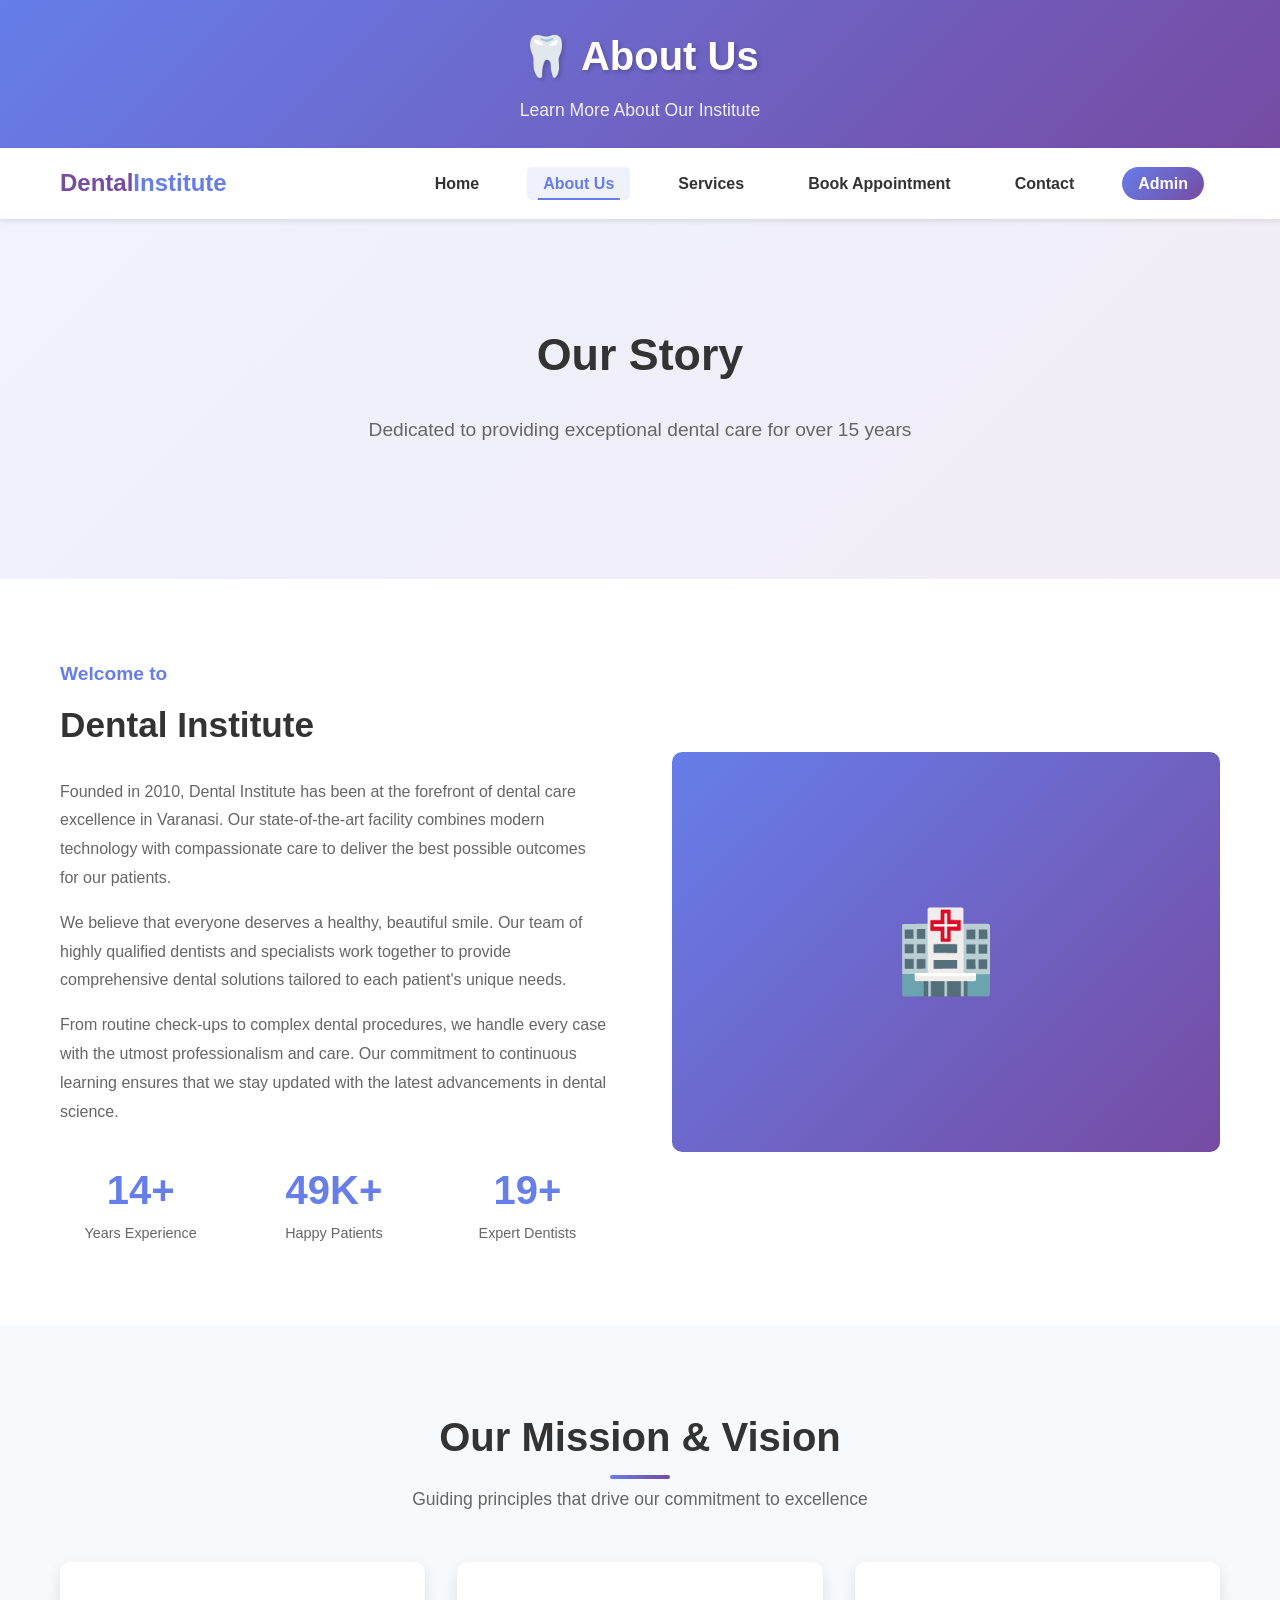
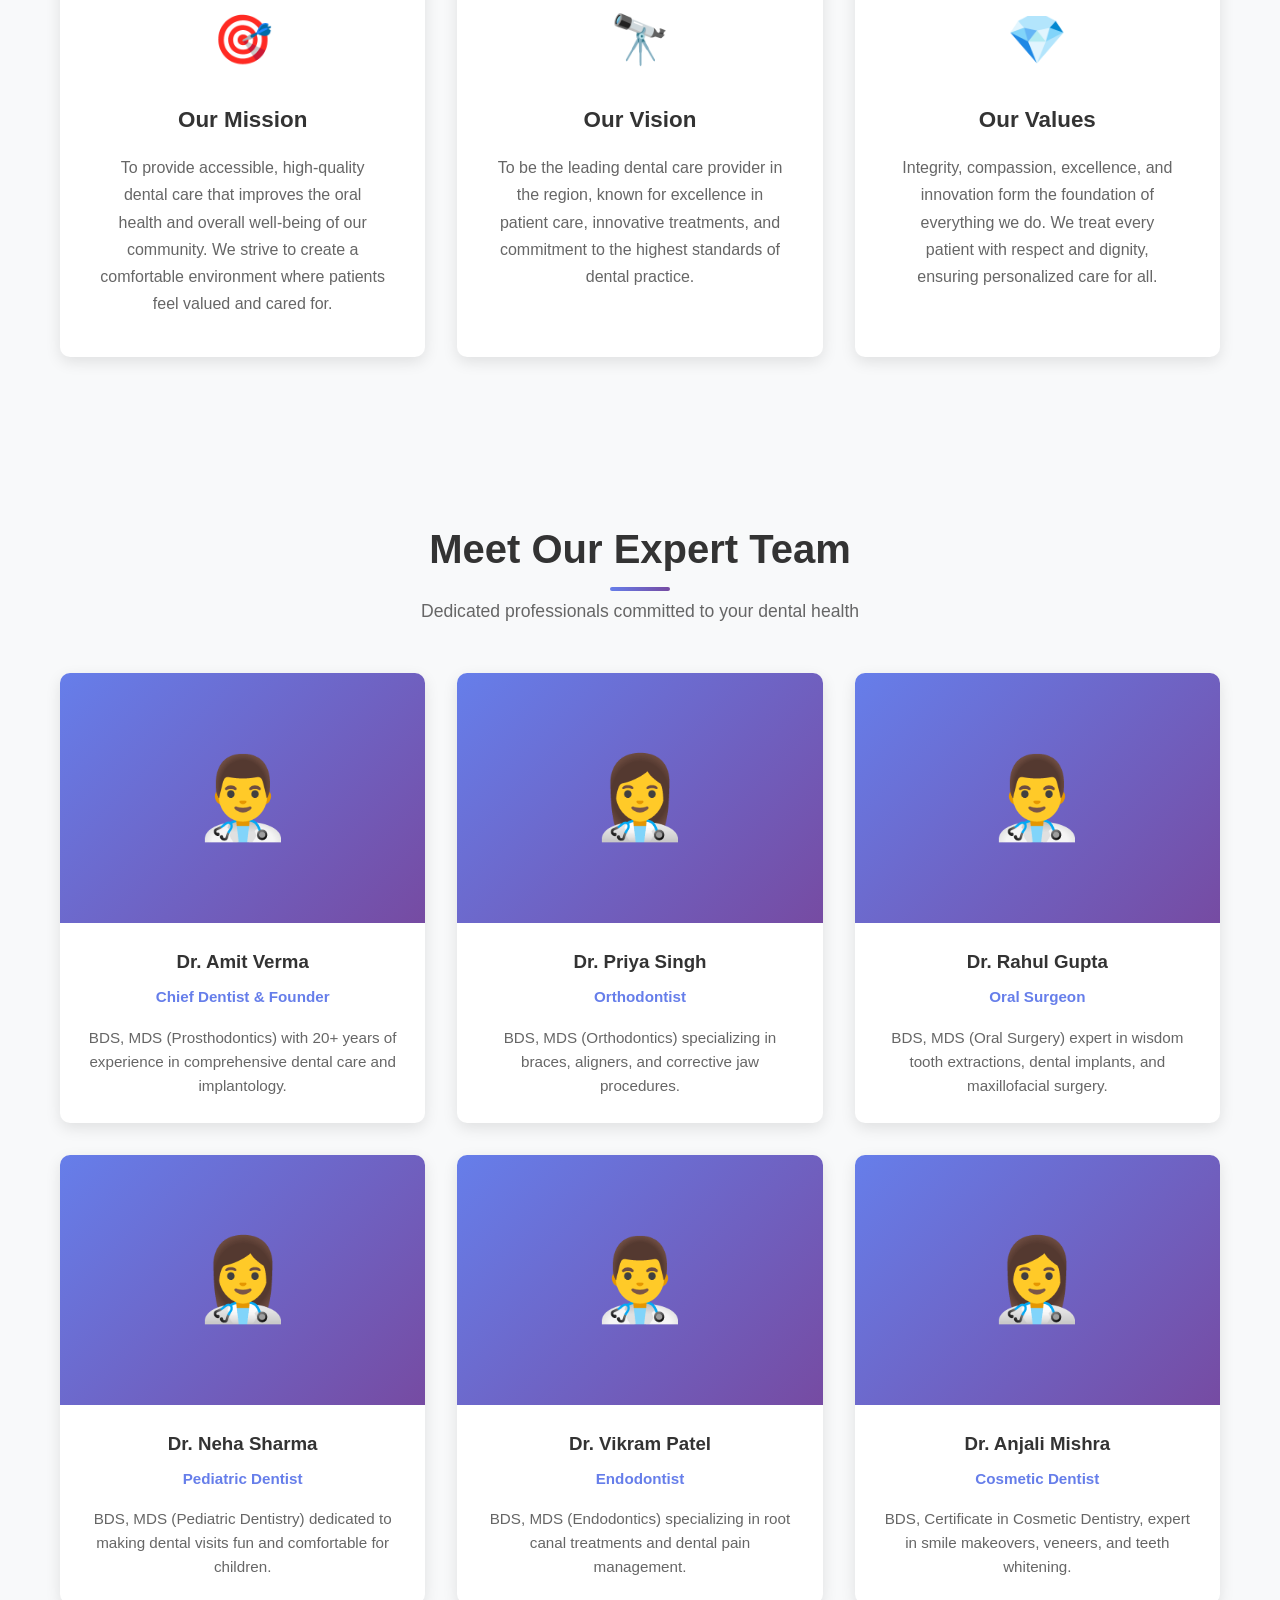
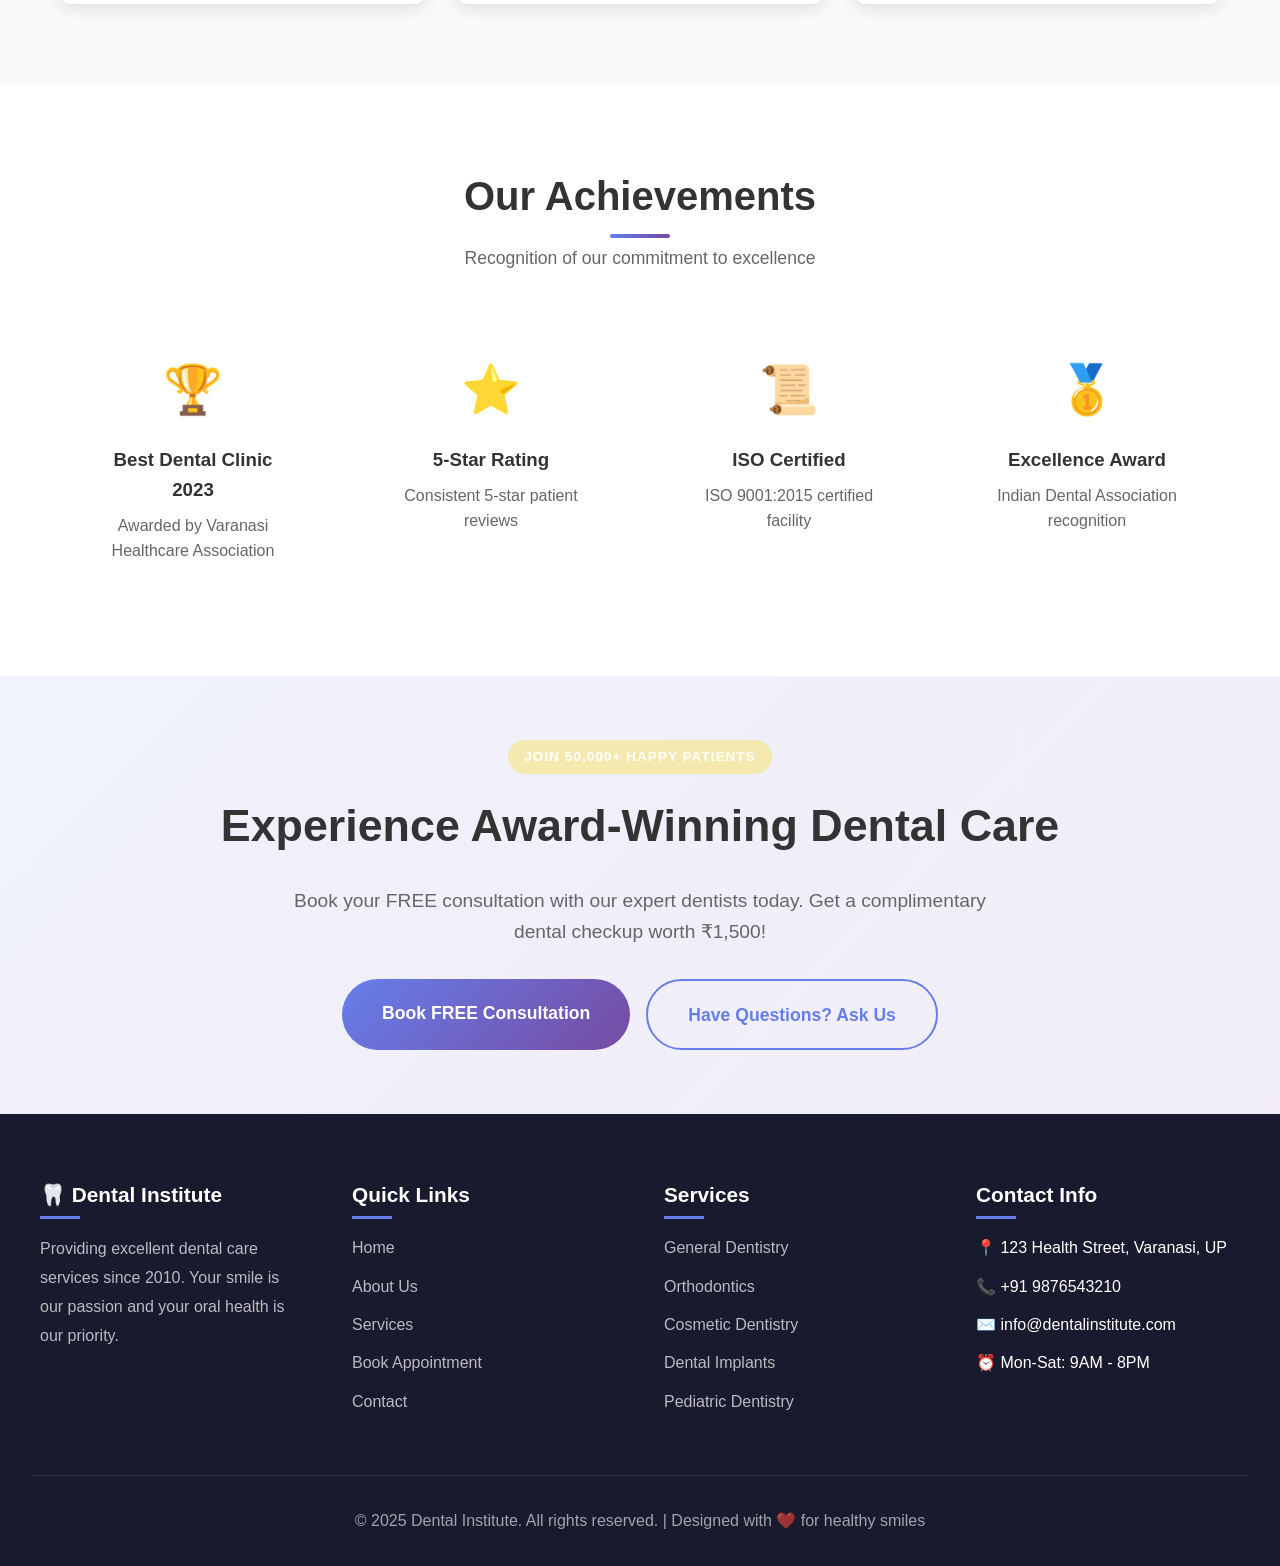
<file: about.html>
<!DOCTYPE html>
<html lang="en">
<head>
    <meta charset="UTF-8">
    <meta name="viewport" content="width=device-width, initial-scale=1.0">
    <meta name="description" content="About Best Tooth Doctor & Dental Institute in Varanasi - 15+ years experience, 20+ expert tooth doctors, 50,000+ happy patients. Award-winning dental clinic with ISO certification. Meet our team!">
    <meta name="keywords" content="best tooth doctor Varanasi, dental institute Varanasi, best dentist Varanasi, dental clinic Varanasi, experienced dentists Varanasi, dental team, ISO certified dental clinic, award winning dentist Varanasi, दांतों का डॉक्टर वाराणसी">
    <meta name="robots" content="index, follow">
    <link rel="canonical" href="https://ravanneverdies.github.io/laughing-chainsaw/about.html">
    
    <!-- Open Graph -->
    <meta property="og:title" content="About Us - Award-Winning Dental Institute Varanasi">
    <meta property="og:description" content="15+ years of excellence, 20+ expert dentists, 50,000+ smiles transformed. Discover why we're #1 rated!">
    <meta property="og:type" content="website">
    <meta property="og:url" content="https://ravanneverdies.github.io/laughing-chainsaw/about.html">
    
    <!-- Twitter Card -->
    <meta name="twitter:card" content="summary">
    <meta name="twitter:title" content="About Dental Institute - 15+ Years of Excellence">
    
    <!-- Schema.org for About Page -->
    <script type="application/ld+json">
    {
        "@context": "https://schema.org",
        "@type": "AboutPage",
        "name": "About Dental Institute",
        "description": "Learn about Dental Institute Varanasi - our history, mission, and expert team",
        "url": "https://ravanneverdies.github.io/laughing-chainsaw/about.html",
        "mainEntity": {
            "@type": "Dentist",
            "name": "Dental Institute",
            "foundingDate": "2010",
            "numberOfEmployees": {
                "@type": "QuantitativeValue",
                "value": "20+"
            },
            "award": [
                "Best Dental Clinic 2023 - Varanasi Healthcare Association",
                "ISO 9001:2015 Certified",
                "Indian Dental Association Excellence Award"
            ]
        }
    }
    </script>
    
    <title>About Best Tooth Doctor & Dental Institute Varanasi | 15+ Years Excellence</title>
    <link rel="icon" type="image/svg+xml" href="favicon.svg">
    <link rel="stylesheet" href="css/style.css">
</head>
<body>
    <!-- Header -->
    <header>
        <div class="container">
            <h1>🦷 About Us</h1>
            <p>Learn More About Our Institute</p>
        </div>
    </header>

    <!-- Navigation -->
    <nav>
        <div class="container">
            <div class="nav-brand">
                <span>Dental</span>Institute
            </div>
            <div class="menu-toggle">
                <span></span>
                <span></span>
                <span></span>
            </div>
            <ul>
                <li><a href="index.html">Home</a></li>
                <li><a href="about.html" class="active">About Us</a></li>
                <li><a href="services.html">Services</a></li>
                <li><a href="appointments.html">Book Appointment</a></li>
                <li><a href="contact.html">Contact</a></li>
                <li><a href="admin.html" class="admin-link">Admin</a></li>
            </ul>
        </div>
    </nav>

    <!-- About Hero -->
    <section class="hero" style="min-height: 40vh;">
        <h2>Our Story</h2>
        <p>Dedicated to providing exceptional dental care for over 15 years</p>
    </section>

    <!-- About Content -->
    <section class="about">
        <div class="container">
            <div class="about-content">
                <div class="about-text animate-on-scroll">
                    <h3>Welcome to</h3>
                    <h2>Dental Institute</h2>
                    <p>Founded in 2010, Dental Institute has been at the forefront of dental care excellence in Varanasi. Our state-of-the-art facility combines modern technology with compassionate care to deliver the best possible outcomes for our patients.</p>
                    <p>We believe that everyone deserves a healthy, beautiful smile. Our team of highly qualified dentists and specialists work together to provide comprehensive dental solutions tailored to each patient's unique needs.</p>
                    <p>From routine check-ups to complex dental procedures, we handle every case with the utmost professionalism and care. Our commitment to continuous learning ensures that we stay updated with the latest advancements in dental science.</p>
                    
                    <div class="about-stats">
                        <div class="stat-item">
                            <div class="stat-number">15+</div>
                            <div class="stat-label">Years Experience</div>
                        </div>
                        <div class="stat-item">
                            <div class="stat-number">50K+</div>
                            <div class="stat-label">Happy Patients</div>
                        </div>
                        <div class="stat-item">
                            <div class="stat-number">20+</div>
                            <div class="stat-label">Expert Dentists</div>
                        </div>
                    </div>
                </div>
                <div class="about-image animate-on-scroll">
                    <div style="background: linear-gradient(135deg, #667eea 0%, #764ba2 100%); height: 400px; border-radius: 10px; display: flex; align-items: center; justify-content: center; color: white; font-size: 5rem;">
                        🏥
                    </div>
                </div>
            </div>
        </div>
    </section>

    <!-- Mission & Vision -->
    <section class="services">
        <div class="container">
            <div class="section-title">
                <h2>Our Mission & Vision</h2>
                <p>Guiding principles that drive our commitment to excellence</p>
            </div>
            <div class="service-grid">
                <div class="service-card animate-on-scroll">
                    <div class="service-icon">🎯</div>
                    <h3>Our Mission</h3>
                    <p>To provide accessible, high-quality dental care that improves the oral health and overall well-being of our community. We strive to create a comfortable environment where patients feel valued and cared for.</p>
                </div>
                <div class="service-card animate-on-scroll">
                    <div class="service-icon">🔭</div>
                    <h3>Our Vision</h3>
                    <p>To be the leading dental care provider in the region, known for excellence in patient care, innovative treatments, and commitment to the highest standards of dental practice.</p>
                </div>
                <div class="service-card animate-on-scroll">
                    <div class="service-icon">💎</div>
                    <h3>Our Values</h3>
                    <p>Integrity, compassion, excellence, and innovation form the foundation of everything we do. We treat every patient with respect and dignity, ensuring personalized care for all.</p>
                </div>
            </div>
        </div>
    </section>

    <!-- Team Section -->
    <section class="about" style="background: var(--bg-light);">
        <div class="container">
            <div class="section-title">
                <h2>Meet Our Expert Team</h2>
                <p>Dedicated professionals committed to your dental health</p>
            </div>
            <div class="team-grid">
                <div class="team-card animate-on-scroll">
                    <div class="team-image">👨‍⚕️</div>
                    <div class="team-info">
                        <h3>Dr. Amit Verma</h3>
                        <p class="role">Chief Dentist & Founder</p>
                        <p>BDS, MDS (Prosthodontics) with 20+ years of experience in comprehensive dental care and implantology.</p>
                    </div>
                </div>
                <div class="team-card animate-on-scroll">
                    <div class="team-image">👩‍⚕️</div>
                    <div class="team-info">
                        <h3>Dr. Priya Singh</h3>
                        <p class="role">Orthodontist</p>
                        <p>BDS, MDS (Orthodontics) specializing in braces, aligners, and corrective jaw procedures.</p>
                    </div>
                </div>
                <div class="team-card animate-on-scroll">
                    <div class="team-image">👨‍⚕️</div>
                    <div class="team-info">
                        <h3>Dr. Rahul Gupta</h3>
                        <p class="role">Oral Surgeon</p>
                        <p>BDS, MDS (Oral Surgery) expert in wisdom tooth extractions, dental implants, and maxillofacial surgery.</p>
                    </div>
                </div>
                <div class="team-card animate-on-scroll">
                    <div class="team-image">👩‍⚕️</div>
                    <div class="team-info">
                        <h3>Dr. Neha Sharma</h3>
                        <p class="role">Pediatric Dentist</p>
                        <p>BDS, MDS (Pediatric Dentistry) dedicated to making dental visits fun and comfortable for children.</p>
                    </div>
                </div>
                <div class="team-card animate-on-scroll">
                    <div class="team-image">👨‍⚕️</div>
                    <div class="team-info">
                        <h3>Dr. Vikram Patel</h3>
                        <p class="role">Endodontist</p>
                        <p>BDS, MDS (Endodontics) specializing in root canal treatments and dental pain management.</p>
                    </div>
                </div>
                <div class="team-card animate-on-scroll">
                    <div class="team-image">👩‍⚕️</div>
                    <div class="team-info">
                        <h3>Dr. Anjali Mishra</h3>
                        <p class="role">Cosmetic Dentist</p>
                        <p>BDS, Certificate in Cosmetic Dentistry, expert in smile makeovers, veneers, and teeth whitening.</p>
                    </div>
                </div>
            </div>
        </div>
    </section>

    <!-- Achievements -->
    <section class="features">
        <div class="container">
            <div class="section-title">
                <h2>Our Achievements</h2>
                <p>Recognition of our commitment to excellence</p>
            </div>
            <div class="features-grid">
                <div class="feature-item animate-on-scroll">
                    <div class="feature-icon">🏆</div>
                    <h3>Best Dental Clinic 2023</h3>
                    <p>Awarded by Varanasi Healthcare Association</p>
                </div>
                <div class="feature-item animate-on-scroll">
                    <div class="feature-icon">⭐</div>
                    <h3>5-Star Rating</h3>
                    <p>Consistent 5-star patient reviews</p>
                </div>
                <div class="feature-item animate-on-scroll">
                    <div class="feature-icon">📜</div>
                    <h3>ISO Certified</h3>
                    <p>ISO 9001:2015 certified facility</p>
                </div>
                <div class="feature-item animate-on-scroll">
                    <div class="feature-icon">🥇</div>
                    <h3>Excellence Award</h3>
                    <p>Indian Dental Association recognition</p>
                </div>
            </div>
        </div>
    </section>

    <!-- CTA -->
    <section class="hero cta-section" style="min-height: auto; padding: 4rem 2rem;">
        <div class="cta-badge">Join 50,000+ Happy Patients</div>
        <h2>Experience Award-Winning Dental Care</h2>
        <p>Book your FREE consultation with our expert dentists today. Get a complimentary dental checkup worth ₹1,500!</p>
        <div class="hero-buttons">
            <a href="appointments.html" class="btn btn-primary btn-pulse btn-large">Book FREE Consultation</a>
            <a href="contact.html" class="btn btn-secondary btn-large">Have Questions? Ask Us</a>
        </div>
    </section>

    <!-- Footer -->
    <footer>
        <div class="footer-content">
            <div class="footer-section">
                <h3>🦷 Dental Institute</h3>
                <p>Providing excellent dental care services since 2010. Your smile is our passion and your oral health is our priority.</p>
            </div>
            <div class="footer-section">
                <h3>Quick Links</h3>
                <ul>
                    <li><a href="index.html">Home</a></li>
                    <li><a href="about.html">About Us</a></li>
                    <li><a href="services.html">Services</a></li>
                    <li><a href="appointments.html">Book Appointment</a></li>
                    <li><a href="contact.html">Contact</a></li>
                </ul>
            </div>
            <div class="footer-section">
                <h3>Services</h3>
                <ul>
                    <li><a href="services.html">General Dentistry</a></li>
                    <li><a href="services.html">Orthodontics</a></li>
                    <li><a href="services.html">Cosmetic Dentistry</a></li>
                    <li><a href="services.html">Dental Implants</a></li>
                    <li><a href="services.html">Pediatric Dentistry</a></li>
                </ul>
            </div>
            <div class="footer-section">
                <h3>Contact Info</h3>
                <ul>
                    <li>📍 123 Health Street, Varanasi, UP</li>
                    <li>📞 +91 9876543210</li>
                    <li>✉️ info@dentalinstitute.com</li>
                    <li>⏰ Mon-Sat: 9AM - 8PM</li>
                </ul>
            </div>
        </div>
        <div class="footer-bottom">
            <p>&copy; 2025 Dental Institute. All rights reserved. | Designed with ❤️ for healthy smiles</p>
        </div>
    </footer>

    <script src="js/script.js"></script>
    <script src="js/seo-enhancements.js"></script>
</body>
</html>
</file>
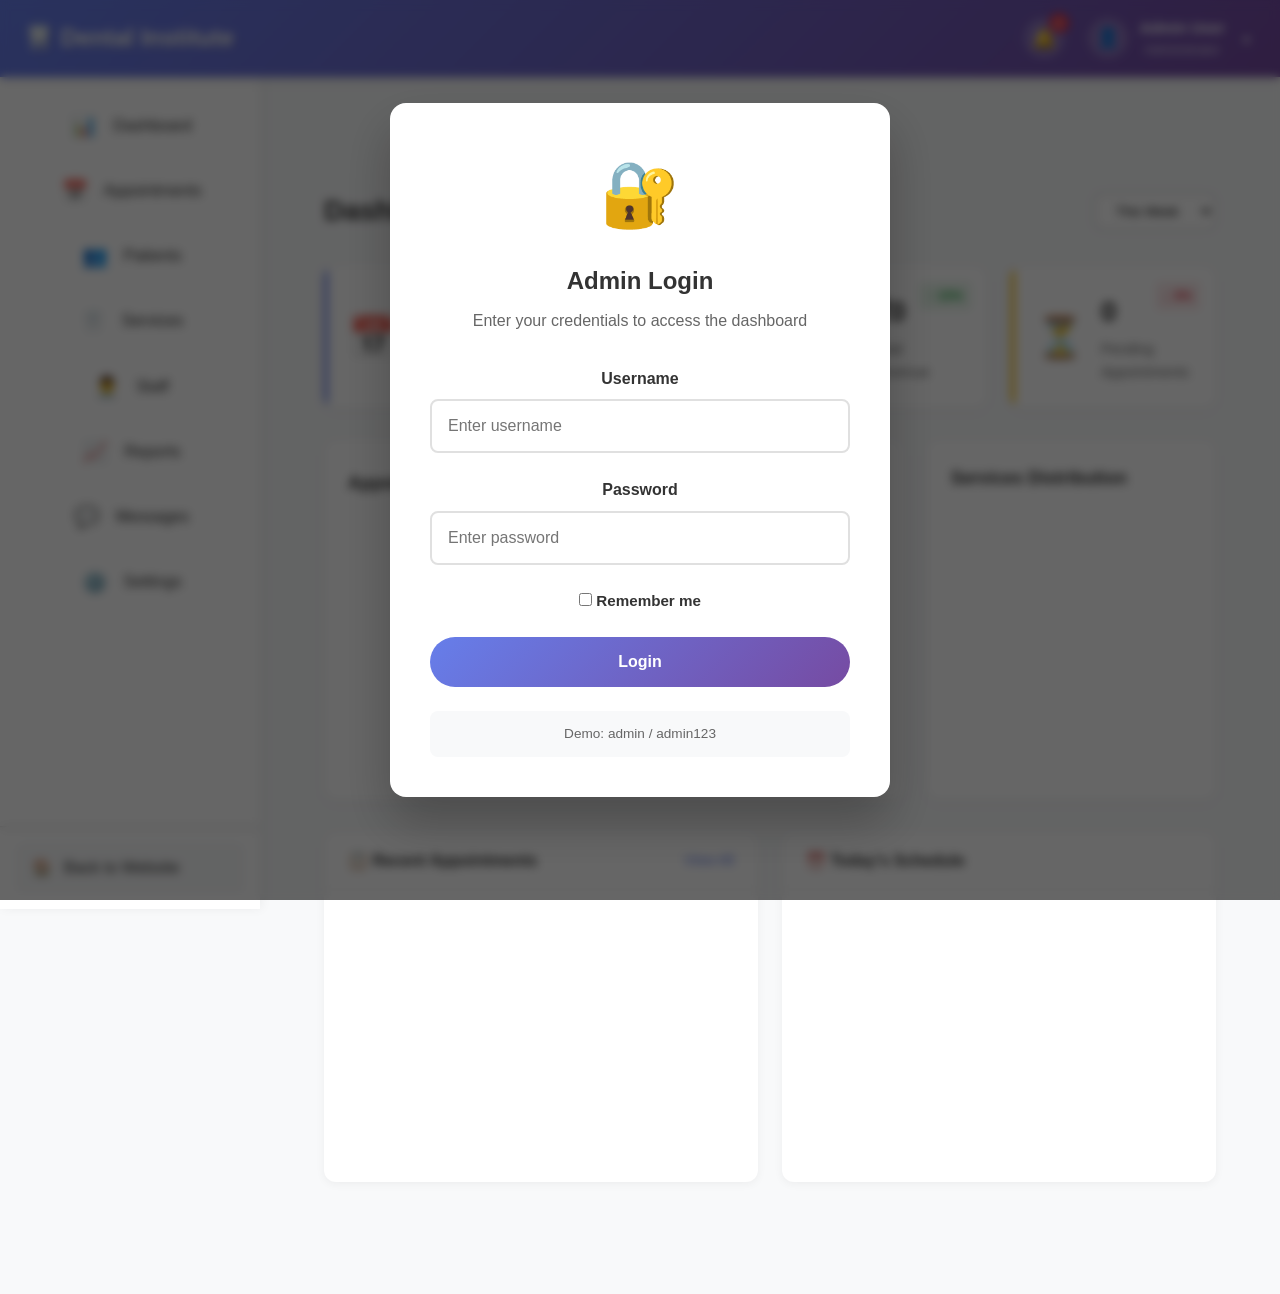
<file: admin.html>
<!DOCTYPE html>
<html lang="en">
<head>
    <meta charset="UTF-8">
    <meta name="viewport" content="width=device-width, initial-scale=1.0">
    <meta name="description" content="Dental Institute Admin Panel - Manage appointments, patients, and services">
    <meta name="robots" content="noindex, nofollow">
    <title>Admin Panel - Dental Institute</title>
    <link rel="icon" type="image/svg+xml" href="favicon.svg">
    <link rel="stylesheet" href="css/style.css">
</head>
<body class="admin-body">
    <!-- Admin Login Modal -->
    <div id="admin-login-modal" class="admin-modal">
        <div class="admin-modal-content login-modal">
            <div class="login-header">
                <div class="login-icon">🔐</div>
                <h2>Admin Login</h2>
                <p>Enter your credentials to access the dashboard</p>
            </div>
            <form id="admin-login-form">
                <div class="form-group">
                    <label for="admin-username">Username</label>
                    <input type="text" id="admin-username" name="username" placeholder="Enter username" required>
                </div>
                <div class="form-group">
                    <label for="admin-password">Password</label>
                    <input type="password" id="admin-password" name="password" placeholder="Enter password" required>
                </div>
                <div class="form-group">
                    <label class="checkbox-label">
                        <input type="checkbox" id="remember-me">
                        <span>Remember me</span>
                    </label>
                </div>
                <button type="submit" class="btn btn-primary btn-block">Login</button>
                <p class="login-hint">Demo: admin / admin123</p>
            </form>
        </div>
    </div>

    <!-- Admin Dashboard (Hidden until login) -->
    <div id="admin-dashboard" class="admin-dashboard hidden">
        <!-- Admin Header -->
        <header class="admin-header">
            <div class="admin-header-left">
                <button class="sidebar-toggle" id="sidebar-toggle">
                    <span></span>
                    <span></span>
                    <span></span>
                </button>
                <h1>🦷 Dental Institute</h1>
            </div>
            <div class="admin-header-right">
                <div class="admin-notifications">
                    <button class="notification-btn" id="notification-btn">
                        <span class="notification-icon">🔔</span>
                        <span class="notification-badge" id="notification-count">3</span>
                    </button>
                    <div class="notification-dropdown" id="notification-dropdown">
                        <div class="notification-header">
                            <h4>Notifications</h4>
                            <button class="clear-notifications">Clear All</button>
                        </div>
                        <div class="notification-list" id="notification-list">
                            <!-- Notifications will be loaded dynamically -->
                        </div>
                    </div>
                </div>
                <div class="admin-profile">
                    <div class="admin-avatar">👤</div>
                    <div class="admin-info">
                        <span class="admin-name" id="admin-name">Admin User</span>
                        <span class="admin-role">Administrator</span>
                    </div>
                    <div class="admin-dropdown">
                        <button class="dropdown-btn">▼</button>
                        <div class="dropdown-content">
                            <a href="#" onclick="showSettings()">⚙️ Settings</a>
                            <a href="#" onclick="showProfile()">👤 Profile</a>
                            <a href="#" onclick="adminLogout()">🚪 Logout</a>
                        </div>
                    </div>
                </div>
            </div>
        </header>

        <div class="admin-container">
            <!-- Sidebar -->
            <aside class="admin-sidebar" id="admin-sidebar">
                <nav class="admin-nav">
                    <ul>
                        <li>
                            <a href="#" class="nav-link active" data-section="dashboard">
                                <span class="nav-icon">📊</span>
                                <span class="nav-text">Dashboard</span>
                            </a>
                        </li>
                        <li>
                            <a href="#" class="nav-link" data-section="appointments">
                                <span class="nav-icon">📅</span>
                                <span class="nav-text">Appointments</span>
                            </a>
                        </li>
                        <li>
                            <a href="#" class="nav-link" data-section="patients">
                                <span class="nav-icon">👥</span>
                                <span class="nav-text">Patients</span>
                            </a>
                        </li>
                        <li>
                            <a href="#" class="nav-link" data-section="services">
                                <span class="nav-icon">🦷</span>
                                <span class="nav-text">Services</span>
                            </a>
                        </li>
                        <li>
                            <a href="#" class="nav-link" data-section="staff">
                                <span class="nav-icon">👨‍⚕️</span>
                                <span class="nav-text">Staff</span>
                            </a>
                        </li>
                        <li>
                            <a href="#" class="nav-link" data-section="reports">
                                <span class="nav-icon">📈</span>
                                <span class="nav-text">Reports</span>
                            </a>
                        </li>
                        <li>
                            <a href="#" class="nav-link" data-section="messages">
                                <span class="nav-icon">💬</span>
                                <span class="nav-text">Messages</span>
                            </a>
                        </li>
                        <li>
                            <a href="#" class="nav-link" data-section="settings">
                                <span class="nav-icon">⚙️</span>
                                <span class="nav-text">Settings</span>
                            </a>
                        </li>
                    </ul>
                </nav>
                <div class="sidebar-footer">
                    <a href="index.html" class="back-to-site">
                        <span>🏠</span>
                        <span>Back to Website</span>
                    </a>
                </div>
            </aside>

            <!-- Main Content -->
            <main class="admin-main">
                <!-- Dashboard Section -->
                <section id="section-dashboard" class="admin-section active">
                    <div class="section-header">
                        <h2>Dashboard Overview</h2>
                        <div class="date-filter">
                            <select id="date-range">
                                <option value="today">Today</option>
                                <option value="week" selected>This Week</option>
                                <option value="month">This Month</option>
                                <option value="year">This Year</option>
                            </select>
                        </div>
                    </div>

                    <!-- Stats Cards -->
                    <div class="stats-grid">
                        <div class="stat-card stat-appointments">
                            <div class="stat-icon">📅</div>
                            <div class="stat-details">
                                <h3 id="total-appointments">0</h3>
                                <p>Total Appointments</p>
                            </div>
                            <div class="stat-change positive">
                                <span>↑ 12%</span>
                            </div>
                        </div>
                        <div class="stat-card stat-patients">
                            <div class="stat-icon">👥</div>
                            <div class="stat-details">
                                <h3 id="total-patients">0</h3>
                                <p>Total Patients</p>
                            </div>
                            <div class="stat-change positive">
                                <span>↑ 8%</span>
                            </div>
                        </div>
                        <div class="stat-card stat-revenue">
                            <div class="stat-icon">💰</div>
                            <div class="stat-details">
                                <h3 id="total-revenue">₹0</h3>
                                <p>Total Revenue</p>
                            </div>
                            <div class="stat-change positive">
                                <span>↑ 15%</span>
                            </div>
                        </div>
                        <div class="stat-card stat-pending">
                            <div class="stat-icon">⏳</div>
                            <div class="stat-details">
                                <h3 id="pending-appointments">0</h3>
                                <p>Pending Appointments</p>
                            </div>
                            <div class="stat-change negative">
                                <span>↓ 3%</span>
                            </div>
                        </div>
                    </div>

                    <!-- Charts Row -->
                    <div class="charts-row">
                        <div class="chart-card">
                            <div class="chart-header">
                                <h3>Appointments Overview</h3>
                                <div class="chart-legend">
                                    <span class="legend-item"><span class="legend-color confirmed"></span> Confirmed</span>
                                    <span class="legend-item"><span class="legend-color pending"></span> Pending</span>
                                    <span class="legend-item"><span class="legend-color cancelled"></span> Cancelled</span>
                                </div>
                            </div>
                            <div class="chart-container" id="appointments-chart">
                                <!-- Simple CSS-based chart -->
                                <div class="bar-chart" id="bar-chart"></div>
                            </div>
                        </div>
                        <div class="chart-card">
                            <div class="chart-header">
                                <h3>Services Distribution</h3>
                            </div>
                            <div class="chart-container" id="services-chart">
                                <div class="donut-chart" id="donut-chart"></div>
                            </div>
                        </div>
                    </div>

                    <!-- Recent Activity & Upcoming -->
                    <div class="dashboard-grid">
                        <div class="dashboard-card">
                            <div class="card-header">
                                <h3>📋 Recent Appointments</h3>
                                <a href="#" class="view-all" onclick="switchSection('appointments')">View All</a>
                            </div>
                            <div class="card-body">
                                <div class="recent-list" id="recent-appointments">
                                    <!-- Will be populated dynamically -->
                                </div>
                            </div>
                        </div>
                        <div class="dashboard-card">
                            <div class="card-header">
                                <h3>⏰ Today's Schedule</h3>
                            </div>
                            <div class="card-body">
                                <div class="schedule-list" id="today-schedule">
                                    <!-- Will be populated dynamically -->
                                </div>
                            </div>
                        </div>
                    </div>
                </section>

                <!-- Appointments Section -->
                <section id="section-appointments" class="admin-section">
                    <div class="section-header">
                        <h2>Appointments Management</h2>
                        <div class="section-actions">
                            <input type="text" id="appointment-search" class="search-input" placeholder="Search appointments...">
                            <select id="appointment-filter" class="filter-select">
                                <option value="all">All Status</option>
                                <option value="Pending">Pending</option>
                                <option value="Confirmed">Confirmed</option>
                                <option value="Completed">Completed</option>
                                <option value="Cancelled">Cancelled</option>
                            </select>
                            <button class="btn btn-primary" onclick="showAddAppointmentModal()">+ New Appointment</button>
                        </div>
                    </div>
                    <div class="table-container">
                        <table class="admin-table" id="appointments-table">
                            <thead>
                                <tr>
                                    <th>ID</th>
                                    <th>Patient Name</th>
                                    <th>Service</th>
                                    <th>Date & Time</th>
                                    <th>Status</th>
                                    <th>Actions</th>
                                </tr>
                            </thead>
                            <tbody id="appointments-tbody">
                                <!-- Will be populated dynamically -->
                            </tbody>
                        </table>
                    </div>
                    <div class="pagination" id="appointments-pagination">
                        <!-- Pagination will be added dynamically -->
                    </div>
                </section>

                <!-- Patients Section -->
                <section id="section-patients" class="admin-section">
                    <div class="section-header">
                        <h2>Patient Records</h2>
                        <div class="section-actions">
                            <input type="text" id="patient-search" class="search-input" placeholder="Search patients...">
                            <button class="btn btn-primary" onclick="showAddPatientModal()">+ Add Patient</button>
                        </div>
                    </div>
                    <div class="table-container">
                        <table class="admin-table" id="patients-table">
                            <thead>
                                <tr>
                                    <th>ID</th>
                                    <th>Name</th>
                                    <th>Email</th>
                                    <th>Phone</th>
                                    <th>Last Visit</th>
                                    <th>Total Visits</th>
                                    <th>Actions</th>
                                </tr>
                            </thead>
                            <tbody id="patients-tbody">
                                <!-- Will be populated dynamically -->
                            </tbody>
                        </table>
                    </div>
                </section>

                <!-- Services Section -->
                <section id="section-services" class="admin-section">
                    <div class="section-header">
                        <h2>Services Management</h2>
                        <div class="section-actions">
                            <button class="btn btn-primary" onclick="showAddServiceModal()">+ Add Service</button>
                        </div>
                    </div>
                    <div class="services-admin-grid" id="services-grid">
                        <!-- Will be populated dynamically -->
                    </div>
                </section>

                <!-- Staff Section -->
                <section id="section-staff" class="admin-section">
                    <div class="section-header">
                        <h2>Staff Management</h2>
                        <div class="section-actions">
                            <button class="btn btn-primary" onclick="showAddStaffModal()">+ Add Staff</button>
                        </div>
                    </div>
                    <div class="staff-grid" id="staff-grid">
                        <!-- Will be populated dynamically -->
                    </div>
                </section>

                <!-- Reports Section -->
                <section id="section-reports" class="admin-section">
                    <div class="section-header">
                        <h2>Reports & Analytics</h2>
                        <div class="section-actions">
                            <button class="btn btn-secondary" onclick="exportReport('pdf')">📄 Export PDF</button>
                            <button class="btn btn-secondary" onclick="exportReport('csv')">📊 Export CSV</button>
                        </div>
                    </div>
                    <div class="reports-grid">
                        <div class="report-card">
                            <h3>Monthly Appointments Report</h3>
                            <div class="report-stats">
                                <div class="report-stat">
                                    <span class="report-number" id="report-total">0</span>
                                    <span class="report-label">Total</span>
                                </div>
                                <div class="report-stat">
                                    <span class="report-number" id="report-completed">0</span>
                                    <span class="report-label">Completed</span>
                                </div>
                                <div class="report-stat">
                                    <span class="report-number" id="report-cancelled">0</span>
                                    <span class="report-label">Cancelled</span>
                                </div>
                            </div>
                            <div class="report-chart" id="monthly-chart"></div>
                        </div>
                        <div class="report-card">
                            <h3>Revenue Report</h3>
                            <div class="revenue-summary">
                                <div class="revenue-item">
                                    <span class="revenue-label">This Month</span>
                                    <span class="revenue-amount" id="revenue-month">₹0</span>
                                </div>
                                <div class="revenue-item">
                                    <span class="revenue-label">Last Month</span>
                                    <span class="revenue-amount" id="revenue-last-month">₹0</span>
                                </div>
                                <div class="revenue-item">
                                    <span class="revenue-label">Year to Date</span>
                                    <span class="revenue-amount" id="revenue-ytd">₹0</span>
                                </div>
                            </div>
                        </div>
                        <div class="report-card full-width">
                            <h3>Popular Services</h3>
                            <div class="popular-services" id="popular-services">
                                <!-- Will be populated dynamically -->
                            </div>
                        </div>
                    </div>
                </section>

                <!-- Messages Section -->
                <section id="section-messages" class="admin-section">
                    <div class="section-header">
                        <h2>Messages & Inquiries</h2>
                    </div>
                    <div class="messages-container">
                        <div class="messages-list" id="messages-list">
                            <!-- Will be populated dynamically -->
                        </div>
                        <div class="message-detail" id="message-detail">
                            <div class="no-message-selected">
                                <span>📬</span>
                                <p>Select a message to view details</p>
                            </div>
                        </div>
                    </div>
                </section>

                <!-- Settings Section -->
                <section id="section-settings" class="admin-section">
                    <div class="section-header">
                        <h2>Settings</h2>
                    </div>
                    <div class="settings-container">
                        <div class="settings-card">
                            <h3>🏥 Clinic Information</h3>
                            <form id="clinic-settings-form">
                                <div class="form-group">
                                    <label>Clinic Name</label>
                                    <input type="text" value="Dental Institute" id="clinic-name">
                                </div>
                                <div class="form-group">
                                    <label>Address</label>
                                    <textarea id="clinic-address">123 Health Street, Varanasi, UP</textarea>
                                </div>
                                <div class="form-row">
                                    <div class="form-group">
                                        <label>Phone</label>
                                        <input type="tel" value="+91 9876543210" id="clinic-phone">
                                    </div>
                                    <div class="form-group">
                                        <label>Email</label>
                                        <input type="email" value="info@dentalinstitute.com" id="clinic-email">
                                    </div>
                                </div>
                                <button type="submit" class="btn btn-primary">Save Changes</button>
                            </form>
                        </div>
                        <div class="settings-card">
                            <h3>⏰ Working Hours</h3>
                            <div class="working-hours-form">
                                <div class="hour-row">
                                    <span class="day-name">Monday - Friday</span>
                                    <input type="time" value="09:00" class="time-input">
                                    <span>to</span>
                                    <input type="time" value="20:00" class="time-input">
                                </div>
                                <div class="hour-row">
                                    <span class="day-name">Saturday</span>
                                    <input type="time" value="09:00" class="time-input">
                                    <span>to</span>
                                    <input type="time" value="17:00" class="time-input">
                                </div>
                                <div class="hour-row">
                                    <span class="day-name">Sunday</span>
                                    <span class="closed-badge">Closed</span>
                                </div>
                                <button type="button" class="btn btn-primary mt-2" onclick="saveWorkingHours()">Save Hours</button>
                            </div>
                        </div>
                        <div class="settings-card">
                            <h3>🔐 Security Settings</h3>
                            <form id="security-settings-form">
                                <div class="form-group">
                                    <label>Current Password</label>
                                    <input type="password" id="current-password">
                                </div>
                                <div class="form-group">
                                    <label>New Password</label>
                                    <input type="password" id="new-password">
                                </div>
                                <div class="form-group">
                                    <label>Confirm New Password</label>
                                    <input type="password" id="confirm-password">
                                </div>
                                <button type="submit" class="btn btn-primary">Update Password</button>
                            </form>
                        </div>
                        <div class="settings-card">
                            <h3>🎨 Appearance</h3>
                            <div class="appearance-options">
                                <div class="option-row">
                                    <span>Dark Mode</span>
                                    <label class="toggle-switch">
                                        <input type="checkbox" id="dark-mode-toggle">
                                        <span class="toggle-slider"></span>
                                    </label>
                                </div>
                                <div class="option-row">
                                    <span>Email Notifications</span>
                                    <label class="toggle-switch">
                                        <input type="checkbox" id="email-notifications" checked>
                                        <span class="toggle-slider"></span>
                                    </label>
                                </div>
                                <div class="option-row">
                                    <span>SMS Notifications</span>
                                    <label class="toggle-switch">
                                        <input type="checkbox" id="sms-notifications" checked>
                                        <span class="toggle-slider"></span>
                                    </label>
                                </div>
                            </div>
                        </div>
                    </div>
                </section>
            </main>
        </div>
    </div>

    <!-- Add/Edit Appointment Modal -->
    <div id="appointment-modal" class="admin-modal hidden">
        <div class="admin-modal-content">
            <div class="modal-header">
                <h3 id="appointment-modal-title">Add New Appointment</h3>
                <button class="modal-close" onclick="closeModal('appointment-modal')">&times;</button>
            </div>
            <form id="admin-appointment-form">
                <input type="hidden" id="edit-appointment-id">
                <div class="form-row">
                    <div class="form-group">
                        <label>Patient Name *</label>
                        <input type="text" id="apt-patient-name" required>
                    </div>
                    <div class="form-group">
                        <label>Email *</label>
                        <input type="email" id="apt-email" required>
                    </div>
                </div>
                <div class="form-row">
                    <div class="form-group">
                        <label>Phone *</label>
                        <input type="tel" id="apt-phone" required>
                    </div>
                    <div class="form-group">
                        <label>Service *</label>
                        <select id="apt-service" required>
                            <option value="">Select Service</option>
                            <option value="General Checkup">General Checkup</option>
                            <option value="Teeth Cleaning">Teeth Cleaning</option>
                            <option value="Teeth Whitening">Teeth Whitening</option>
                            <option value="Dental Filling">Dental Filling</option>
                            <option value="Root Canal">Root Canal</option>
                            <option value="Tooth Extraction">Tooth Extraction</option>
                            <option value="Orthodontics Consultation">Orthodontics Consultation</option>
                            <option value="Dental Implant">Dental Implant</option>
                            <option value="Pediatric Dentistry">Pediatric Dentistry</option>
                        </select>
                    </div>
                </div>
                <div class="form-row">
                    <div class="form-group">
                        <label>Date *</label>
                        <input type="date" id="apt-date" required>
                    </div>
                    <div class="form-group">
                        <label>Time *</label>
                        <select id="apt-time" required>
                            <option value="">Select Time</option>
                            <option value="09:00">09:00 AM</option>
                            <option value="09:30">09:30 AM</option>
                            <option value="10:00">10:00 AM</option>
                            <option value="10:30">10:30 AM</option>
                            <option value="11:00">11:00 AM</option>
                            <option value="11:30">11:30 AM</option>
                            <option value="12:00">12:00 PM</option>
                            <option value="14:00">02:00 PM</option>
                            <option value="14:30">02:30 PM</option>
                            <option value="15:00">03:00 PM</option>
                            <option value="15:30">03:30 PM</option>
                            <option value="16:00">04:00 PM</option>
                            <option value="16:30">04:30 PM</option>
                            <option value="17:00">05:00 PM</option>
                            <option value="17:30">05:30 PM</option>
                            <option value="18:00">06:00 PM</option>
                        </select>
                    </div>
                </div>
                <div class="form-group">
                    <label>Status</label>
                    <select id="apt-status">
                        <option value="Pending">Pending</option>
                        <option value="Confirmed">Confirmed</option>
                        <option value="Completed">Completed</option>
                        <option value="Cancelled">Cancelled</option>
                    </select>
                </div>
                <div class="form-group">
                    <label>Notes</label>
                    <textarea id="apt-notes" rows="3" placeholder="Additional notes..."></textarea>
                </div>
                <div class="modal-actions">
                    <button type="button" class="btn btn-secondary" onclick="closeModal('appointment-modal')">Cancel</button>
                    <button type="submit" class="btn btn-primary">Save Appointment</button>
                </div>
            </form>
        </div>
    </div>

    <!-- Add Patient Modal -->
    <div id="patient-modal" class="admin-modal hidden">
        <div class="admin-modal-content">
            <div class="modal-header">
                <h3 id="patient-modal-title">Add New Patient</h3>
                <button class="modal-close" onclick="closeModal('patient-modal')">&times;</button>
            </div>
            <form id="admin-patient-form">
                <input type="hidden" id="edit-patient-id">
                <div class="form-row">
                    <div class="form-group">
                        <label>Full Name *</label>
                        <input type="text" id="patient-name" required>
                    </div>
                    <div class="form-group">
                        <label>Email *</label>
                        <input type="email" id="patient-email" required>
                    </div>
                </div>
                <div class="form-row">
                    <div class="form-group">
                        <label>Phone *</label>
                        <input type="tel" id="patient-phone" required>
                    </div>
                    <div class="form-group">
                        <label>Date of Birth</label>
                        <input type="date" id="patient-dob">
                    </div>
                </div>
                <div class="form-group">
                    <label>Address</label>
                    <textarea id="patient-address" rows="2"></textarea>
                </div>
                <div class="form-group">
                    <label>Medical History</label>
                    <textarea id="patient-history" rows="3" placeholder="Any allergies, conditions, or relevant medical history..."></textarea>
                </div>
                <div class="modal-actions">
                    <button type="button" class="btn btn-secondary" onclick="closeModal('patient-modal')">Cancel</button>
                    <button type="submit" class="btn btn-primary">Save Patient</button>
                </div>
            </form>
        </div>
    </div>

    <!-- Confirmation Modal -->
    <div id="confirm-modal" class="admin-modal hidden">
        <div class="admin-modal-content confirm-modal">
            <div class="confirm-icon">⚠️</div>
            <h3 id="confirm-title">Confirm Action</h3>
            <p id="confirm-message">Are you sure you want to perform this action?</p>
            <div class="modal-actions">
                <button class="btn btn-secondary" onclick="closeModal('confirm-modal')">Cancel</button>
                <button class="btn btn-primary" id="confirm-btn">Confirm</button>
            </div>
        </div>
    </div>

    <script src="js/script.js"></script>
    <script src="js/admin.js"></script>
</body>
</html>
</file>
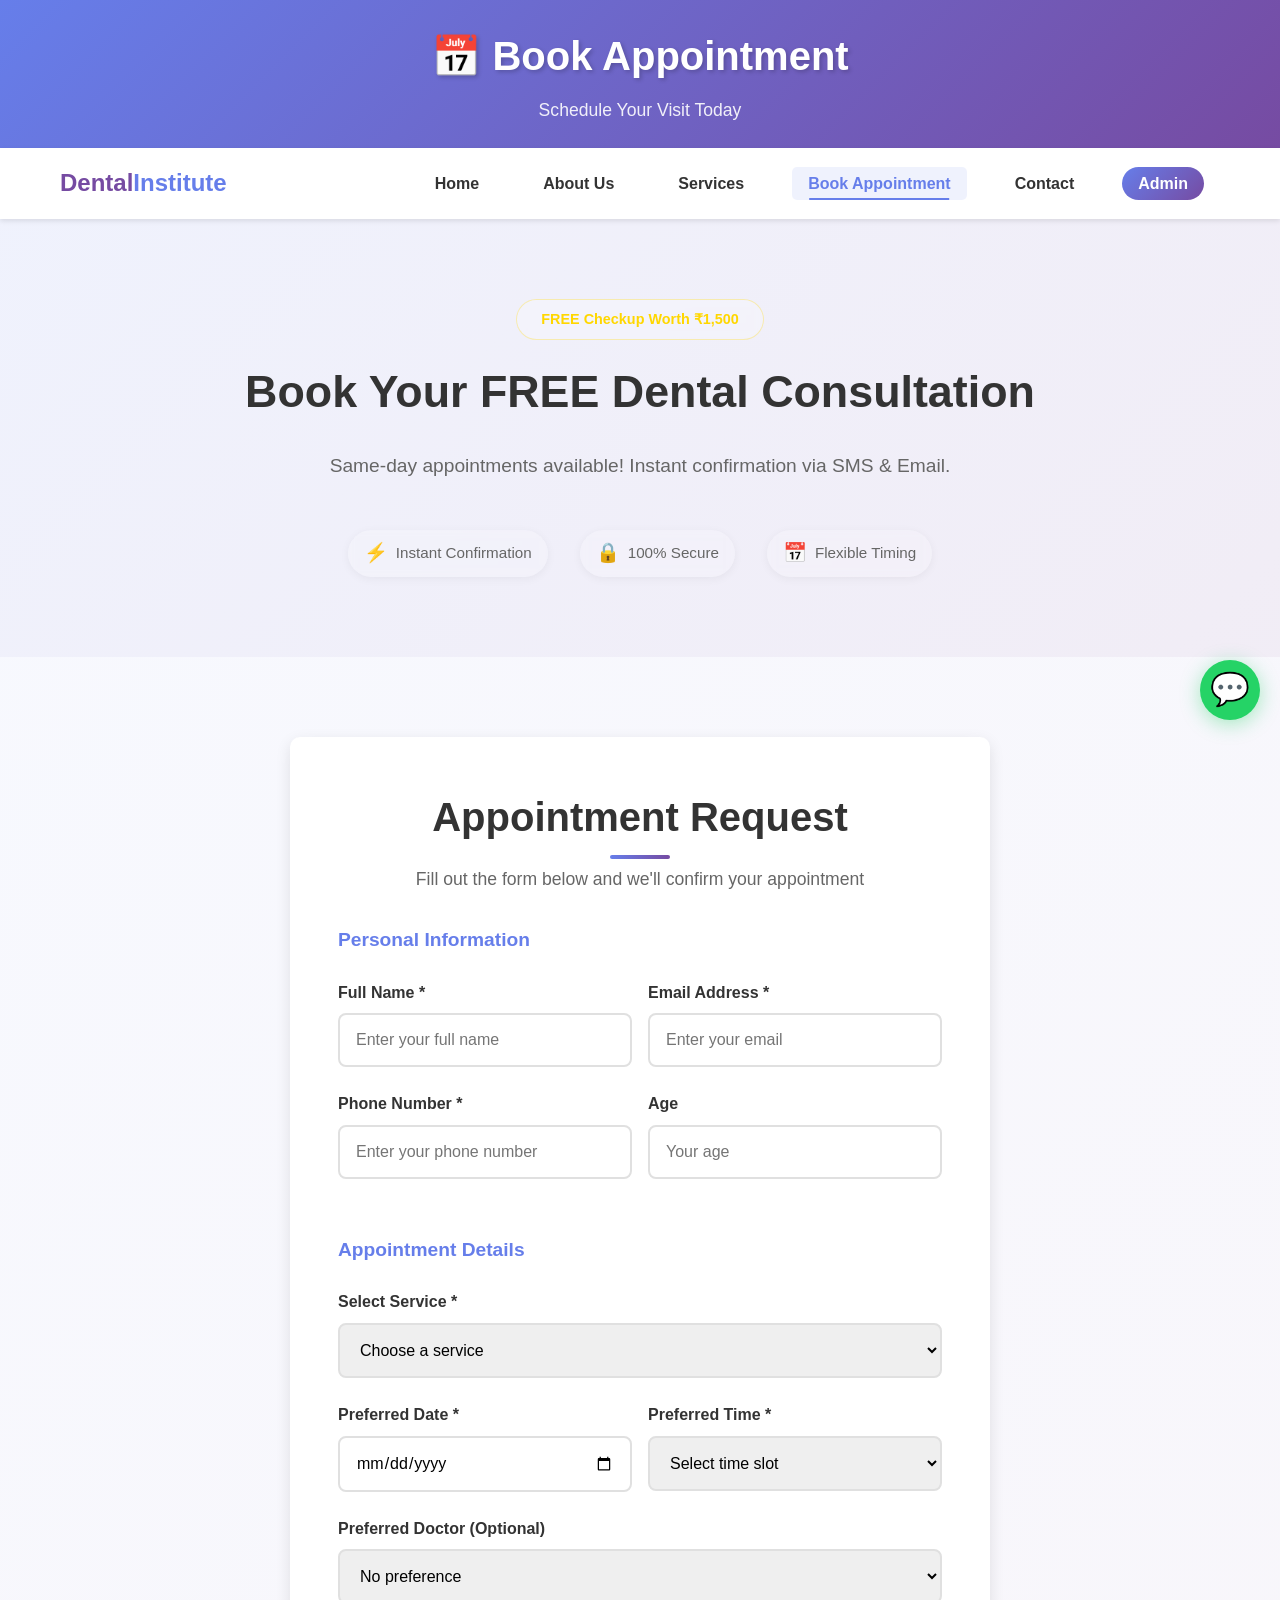
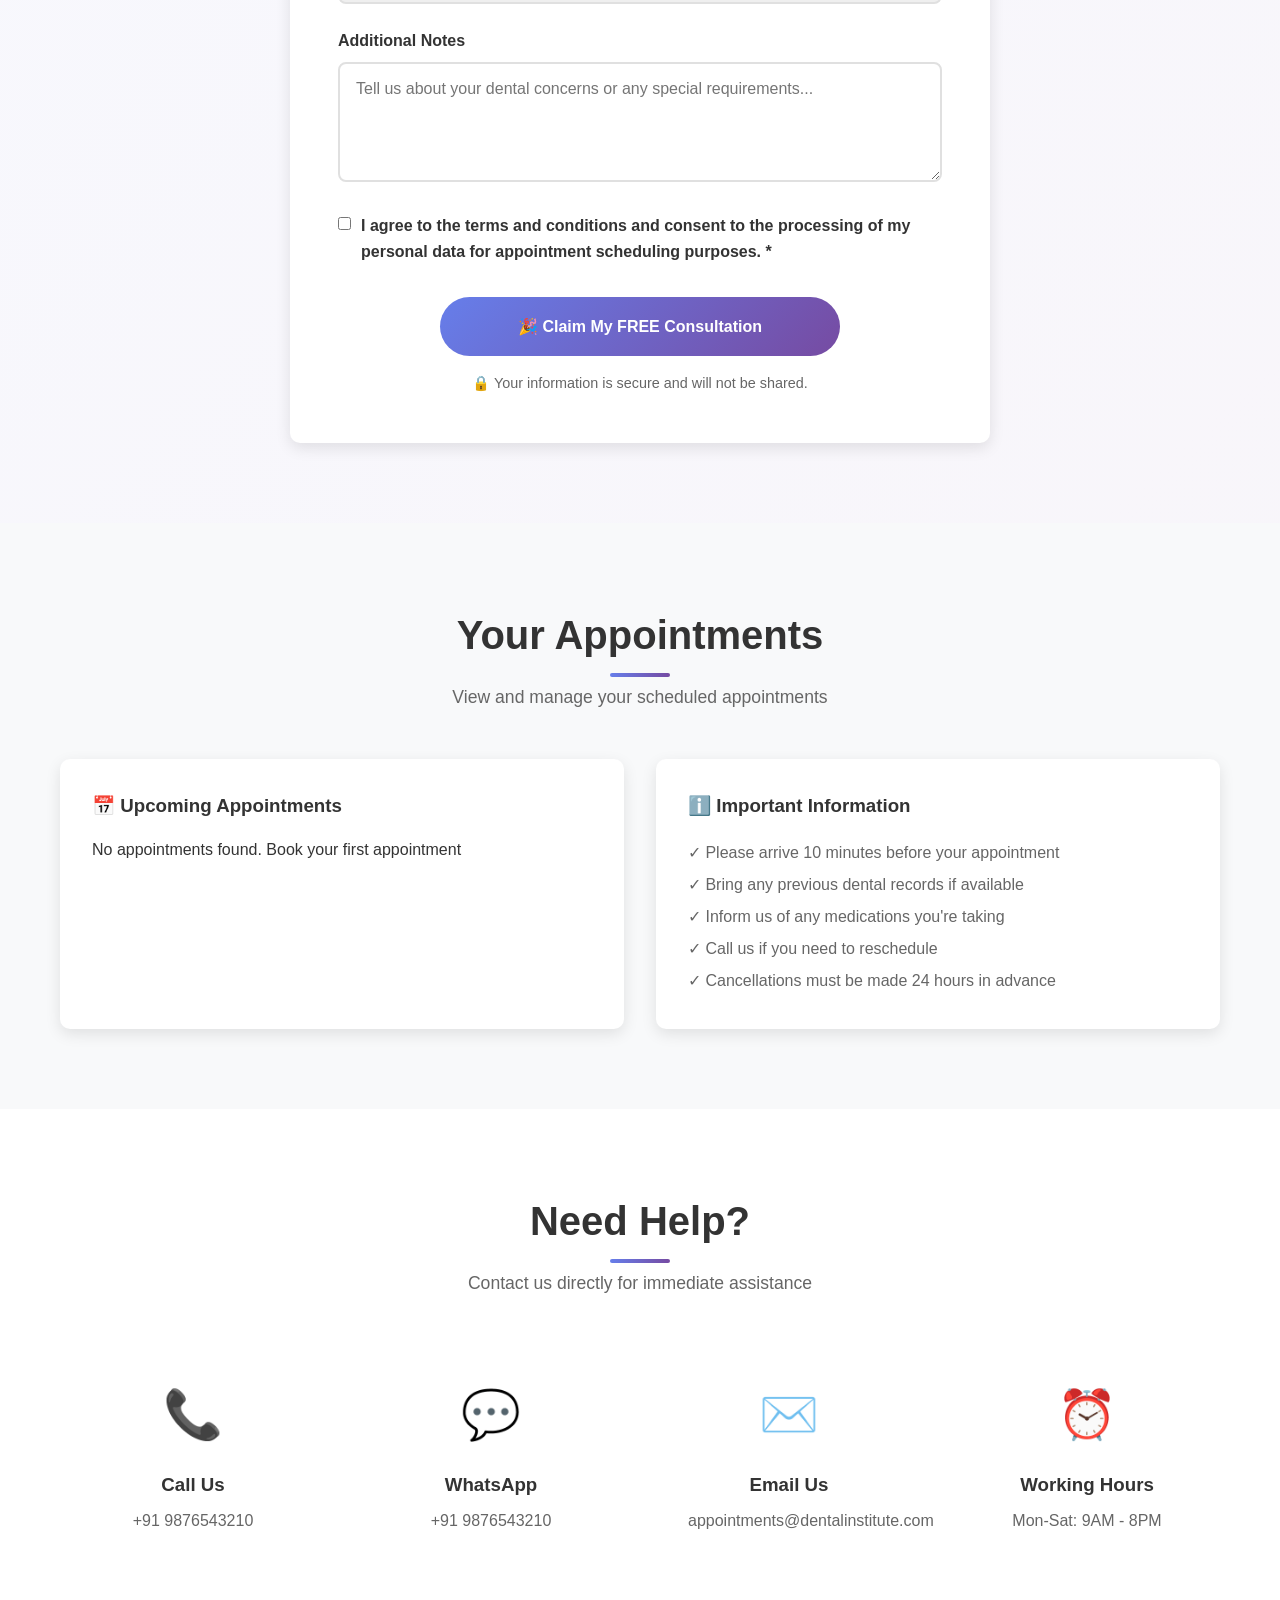
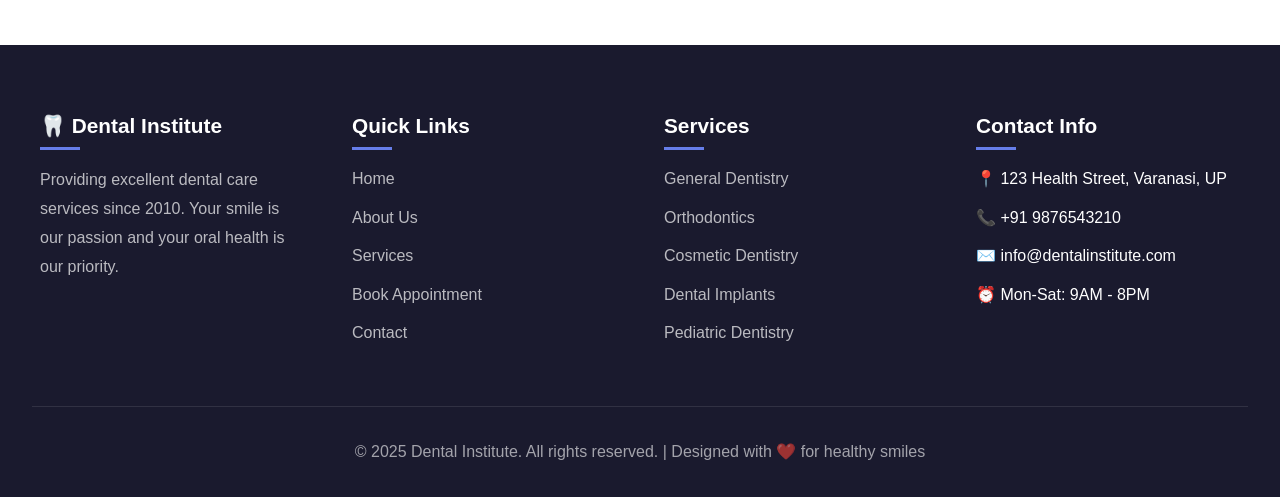
<file: appointments.html>
<!DOCTYPE html>
<html lang="en">
<head>
    <meta charset="UTF-8">
    <meta name="viewport" content="width=device-width, initial-scale=1.0">
    <meta name="description" content="Book FREE Appointment with Best Tooth Doctor in Varanasi | Dental Institute Varanasi. Same-day appointments available. Easy scheduling, instant confirmation. Call +91 9876543210">
    <meta name="keywords" content="book tooth doctor Varanasi, dental institute appointment Varanasi, book dentist appointment online Varanasi, dental appointment Varanasi, same day dental appointment Varanasi, emergency dentist booking Varanasi, दांतों का डॉक्टर अपॉइंटमेंट वाराणसी">
    <meta name="robots" content="index, follow">
    <link rel="canonical" href="https://ravanneverdies.github.io/laughing-chainsaw/appointments.html">
    
    <!-- Open Graph -->
    <meta property="og:title" content="Book FREE Dental Appointment Online | Dental Institute Varanasi">
    <meta property="og:description" content="Easy online booking, same-day appointments, instant confirmation. FREE checkup worth ₹1,500!">
    <meta property="og:type" content="website">
    <meta property="og:url" content="https://ravanneverdies.github.io/laughing-chainsaw/appointments.html">
    
    <!-- Twitter Card -->
    <meta name="twitter:card" content="summary">
    <meta name="twitter:title" content="Book FREE Dental Appointment | Dental Institute">
    
    <!-- Schema.org for Appointment Page -->
    <script type="application/ld+json">
    {
        "@context": "https://schema.org",
        "@type": "WebPage",
        "name": "Book Dental Appointment",
        "description": "Online dental appointment booking for Dental Institute Varanasi",
        "url": "https://ravanneverdies.github.io/laughing-chainsaw/appointments.html",
        "potentialAction": {
            "@type": "ReserveAction",
            "target": {
                "@type": "EntryPoint",
                "urlTemplate": "https://ravanneverdies.github.io/laughing-chainsaw/appointments.html"
            },
            "result": {
                "@type": "Reservation",
                "name": "Dental Appointment"
            }
        }
    }
    </script>
    
    <title>Book FREE Tooth Doctor Appointment Varanasi | Dental Institute - Same Day Available</title>
    <link rel="icon" type="image/svg+xml" href="favicon.svg">
    <link rel="stylesheet" href="css/style.css">
</head>
<body>
    <!-- Header -->
    <header>
        <div class="container">
            <h1>📅 Book Appointment</h1>
            <p>Schedule Your Visit Today</p>
        </div>
    </header>

    <!-- Navigation -->
    <nav>
        <div class="container">
            <div class="nav-brand">
                <span>Dental</span>Institute
            </div>
            <div class="menu-toggle">
                <span></span>
                <span></span>
                <span></span>
            </div>
            <ul>
                <li><a href="index.html">Home</a></li>
                <li><a href="about.html">About Us</a></li>
                <li><a href="services.html">Services</a></li>
                <li><a href="appointments.html" class="active">Book Appointment</a></li>
                <li><a href="contact.html">Contact</a></li>
                <li><a href="admin.html" class="admin-link">Admin</a></li>
            </ul>
        </div>
    </nav>

    <!-- Appointment Hero -->
    <section class="hero" style="min-height: 30vh;">
        <div class="hero-badge">FREE Checkup Worth ₹1,500</div>
        <h2>Book Your FREE Dental Consultation</h2>
        <p>Same-day appointments available! Instant confirmation via SMS & Email.</p>
        <div class="hero-trust-signals" style="margin-top: 1rem;">
            <div class="trust-item"><span class="trust-icon">⚡</span><span>Instant Confirmation</span></div>
            <div class="trust-item"><span class="trust-icon">🔒</span><span>100% Secure</span></div>
            <div class="trust-item"><span class="trust-icon">📅</span><span>Flexible Timing</span></div>
        </div>
    </section>

    <!-- Appointment Form Section -->
    <section class="appointment-section">
        <div class="container">
            <div class="form-container">
                <div class="section-title" style="margin-bottom: 2rem;">
                    <h2>Appointment Request</h2>
                    <p>Fill out the form below and we'll confirm your appointment</p>
                </div>

                <form id="appointment-form">
                    <!-- Personal Information -->
                    <h3 style="color: var(--primary-color); margin-bottom: 1.5rem; font-size: 1.2rem;">Personal Information</h3>
                    
                    <div class="form-row">
                        <div class="form-group">
                            <label for="name">Full Name *</label>
                            <input type="text" id="name" name="name" placeholder="Enter your full name" required>
                        </div>
                        <div class="form-group">
                            <label for="email">Email Address *</label>
                            <input type="email" id="email" name="email" placeholder="Enter your email" required>
                        </div>
                    </div>

                    <div class="form-row">
                        <div class="form-group">
                            <label for="phone">Phone Number *</label>
                            <input type="tel" id="phone" name="phone" placeholder="Enter your phone number" required>
                        </div>
                        <div class="form-group">
                            <label for="age">Age</label>
                            <input type="number" id="age" name="age" placeholder="Your age" min="1" max="120">
                        </div>
                    </div>

                    <!-- Appointment Details -->
                    <h3 style="color: var(--primary-color); margin: 2rem 0 1.5rem; font-size: 1.2rem;">Appointment Details</h3>

                    <div class="form-group">
                        <label for="service">Select Service *</label>
                        <select id="service" name="service" required>
                            <option value="">Choose a service</option>
                            <optgroup label="General Dentistry">
                                <option value="Dental Checkup">Dental Checkup</option>
                                <option value="Professional Cleaning">Professional Cleaning</option>
                                <option value="Cavity Filling">Cavity Filling</option>
                                <option value="Tooth Extraction">Tooth Extraction</option>
                                <option value="Gum Treatment">Gum Treatment</option>
                            </optgroup>
                            <optgroup label="Orthodontics">
                                <option value="Braces Consultation">Braces Consultation</option>
                                <option value="Clear Aligners">Clear Aligners</option>
                                <option value="Retainers">Retainers</option>
                            </optgroup>
                            <optgroup label="Cosmetic Dentistry">
                                <option value="Teeth Whitening">Teeth Whitening</option>
                                <option value="Dental Veneers">Dental Veneers</option>
                                <option value="Smile Makeover">Smile Makeover Consultation</option>
                            </optgroup>
                            <optgroup label="Implants & Prosthodontics">
                                <option value="Dental Implants">Dental Implants</option>
                                <option value="Dental Bridge">Dental Bridge</option>
                                <option value="Dentures">Dentures</option>
                            </optgroup>
                            <optgroup label="Specialized Services">
                                <option value="Root Canal">Root Canal Treatment</option>
                                <option value="Pediatric Dentistry">Pediatric Dentistry</option>
                                <option value="Emergency Care">Emergency Dental Care</option>
                            </optgroup>
                            <option value="Other">Other (Please specify in notes)</option>
                        </select>
                    </div>

                    <div class="form-row">
                        <div class="form-group">
                            <label for="date">Preferred Date *</label>
                            <input type="date" id="date" name="date" required>
                        </div>
                        <div class="form-group">
                            <label for="time">Preferred Time *</label>
                            <select id="time" name="time" required>
                                <option value="">Select time slot</option>
                                <option value="09:00 AM">09:00 AM</option>
                                <option value="09:30 AM">09:30 AM</option>
                                <option value="10:00 AM">10:00 AM</option>
                                <option value="10:30 AM">10:30 AM</option>
                                <option value="11:00 AM">11:00 AM</option>
                                <option value="11:30 AM">11:30 AM</option>
                                <option value="12:00 PM">12:00 PM</option>
                                <option value="02:00 PM">02:00 PM</option>
                                <option value="02:30 PM">02:30 PM</option>
                                <option value="03:00 PM">03:00 PM</option>
                                <option value="03:30 PM">03:30 PM</option>
                                <option value="04:00 PM">04:00 PM</option>
                                <option value="04:30 PM">04:30 PM</option>
                                <option value="05:00 PM">05:00 PM</option>
                                <option value="05:30 PM">05:30 PM</option>
                                <option value="06:00 PM">06:00 PM</option>
                                <option value="06:30 PM">06:30 PM</option>
                                <option value="07:00 PM">07:00 PM</option>
                                <option value="07:30 PM">07:30 PM</option>
                            </select>
                        </div>
                    </div>

                    <div class="form-group">
                        <label for="doctor">Preferred Doctor (Optional)</label>
                        <select id="doctor" name="doctor">
                            <option value="">No preference</option>
                            <option value="Dr. Amit Verma">Dr. Amit Verma - Chief Dentist</option>
                            <option value="Dr. Priya Singh">Dr. Priya Singh - Orthodontist</option>
                            <option value="Dr. Rahul Gupta">Dr. Rahul Gupta - Oral Surgeon</option>
                            <option value="Dr. Neha Sharma">Dr. Neha Sharma - Pediatric Dentist</option>
                            <option value="Dr. Vikram Patel">Dr. Vikram Patel - Endodontist</option>
                            <option value="Dr. Anjali Mishra">Dr. Anjali Mishra - Cosmetic Dentist</option>
                        </select>
                    </div>

                    <div class="form-group">
                        <label for="message">Additional Notes</label>
                        <textarea id="message" name="message" rows="4" placeholder="Tell us about your dental concerns or any special requirements..."></textarea>
                    </div>

                    <div class="form-group">
                        <label style="display: flex; align-items: flex-start; cursor: pointer;">
                            <input type="checkbox" name="terms" required style="width: auto; margin-right: 10px; margin-top: 4px;">
                            <span>I agree to the terms and conditions and consent to the processing of my personal data for appointment scheduling purposes. *</span>
                        </label>
                    </div>

                    <div class="form-submit">
                        <button type="submit" class="btn btn-primary btn-pulse" style="width: 100%; max-width: 400px; padding: 1.25rem 2rem;">
                            🎉 Claim My FREE Consultation
                        </button>
                        <p style="margin-top: 1rem; font-size: 0.9rem; color: var(--text-light);">🔒 Your information is secure and will not be shared.</p>
                    </div>
                </form>
            </div>
        </div>
    </section>

    <!-- Patient Portal Section -->
    <section class="portal-section">
        <div class="container">
            <div class="section-title">
                <h2>Your Appointments</h2>
                <p>View and manage your scheduled appointments</p>
            </div>
            <div class="portal-grid">
                <div class="portal-card">
                    <h3>📅 Upcoming Appointments</h3>
                    <div id="appointment-list" class="appointment-list">
                        <div class="no-appointments">
                            <p>No appointments found. Book your first appointment above!</p>
                        </div>
                    </div>
                </div>
                <div class="portal-card">
                    <h3>ℹ️ Important Information</h3>
                    <ul style="color: var(--text-light); line-height: 2;">
                        <li>✓ Please arrive 10 minutes before your appointment</li>
                        <li>✓ Bring any previous dental records if available</li>
                        <li>✓ Inform us of any medications you're taking</li>
                        <li>✓ Call us if you need to reschedule</li>
                        <li>✓ Cancellations must be made 24 hours in advance</li>
                    </ul>
                </div>
            </div>
        </div>
    </section>

    <!-- Contact Info -->
    <section class="features">
        <div class="container">
            <div class="section-title">
                <h2>Need Help?</h2>
                <p>Contact us directly for immediate assistance</p>
            </div>
            <div class="features-grid">
                <div class="feature-item">
                    <div class="feature-icon">📞</div>
                    <h3>Call Us</h3>
                    <p>+91 9876543210</p>
                </div>
                <div class="feature-item">
                    <div class="feature-icon">💬</div>
                    <h3>WhatsApp</h3>
                    <p>+91 9876543210</p>
                </div>
                <div class="feature-item">
                    <div class="feature-icon">✉️</div>
                    <h3>Email Us</h3>
                    <p>appointments@dentalinstitute.com</p>
                </div>
                <div class="feature-item">
                    <div class="feature-icon">⏰</div>
                    <h3>Working Hours</h3>
                    <p>Mon-Sat: 9AM - 8PM</p>
                </div>
            </div>
        </div>
    </section>

    <!-- Footer -->
    <footer>
        <div class="footer-content">
            <div class="footer-section">
                <h3>🦷 Dental Institute</h3>
                <p>Providing excellent dental care services since 2010. Your smile is our passion and your oral health is our priority.</p>
            </div>
            <div class="footer-section">
                <h3>Quick Links</h3>
                <ul>
                    <li><a href="index.html">Home</a></li>
                    <li><a href="about.html">About Us</a></li>
                    <li><a href="services.html">Services</a></li>
                    <li><a href="appointments.html">Book Appointment</a></li>
                    <li><a href="contact.html">Contact</a></li>
                </ul>
            </div>
            <div class="footer-section">
                <h3>Services</h3>
                <ul>
                    <li><a href="services.html">General Dentistry</a></li>
                    <li><a href="services.html">Orthodontics</a></li>
                    <li><a href="services.html">Cosmetic Dentistry</a></li>
                    <li><a href="services.html">Dental Implants</a></li>
                    <li><a href="services.html">Pediatric Dentistry</a></li>
                </ul>
            </div>
            <div class="footer-section">
                <h3>Contact Info</h3>
                <ul>
                    <li>📍 123 Health Street, Varanasi, UP</li>
                    <li>📞 +91 9876543210</li>
                    <li>✉️ info@dentalinstitute.com</li>
                    <li>⏰ Mon-Sat: 9AM - 8PM</li>
                </ul>
            </div>
        </div>
        <div class="footer-bottom">
            <p>&copy; 2025 Dental Institute. All rights reserved. | Designed with ❤️ for healthy smiles</p>
        </div>
    </footer>

    <script src="js/script.js"></script>
    <script src="js/seo-enhancements.js"></script>
    
    <!-- WhatsApp Float Button -->
    <a href="https://wa.me/919876543210?text=Hi%2C%20I%20want%20to%20book%20a%20dental%20appointment." class="whatsapp-float" aria-label="Book via WhatsApp" target="_blank" rel="noopener">
        💬
    </a>
</body>
</html>
</file>
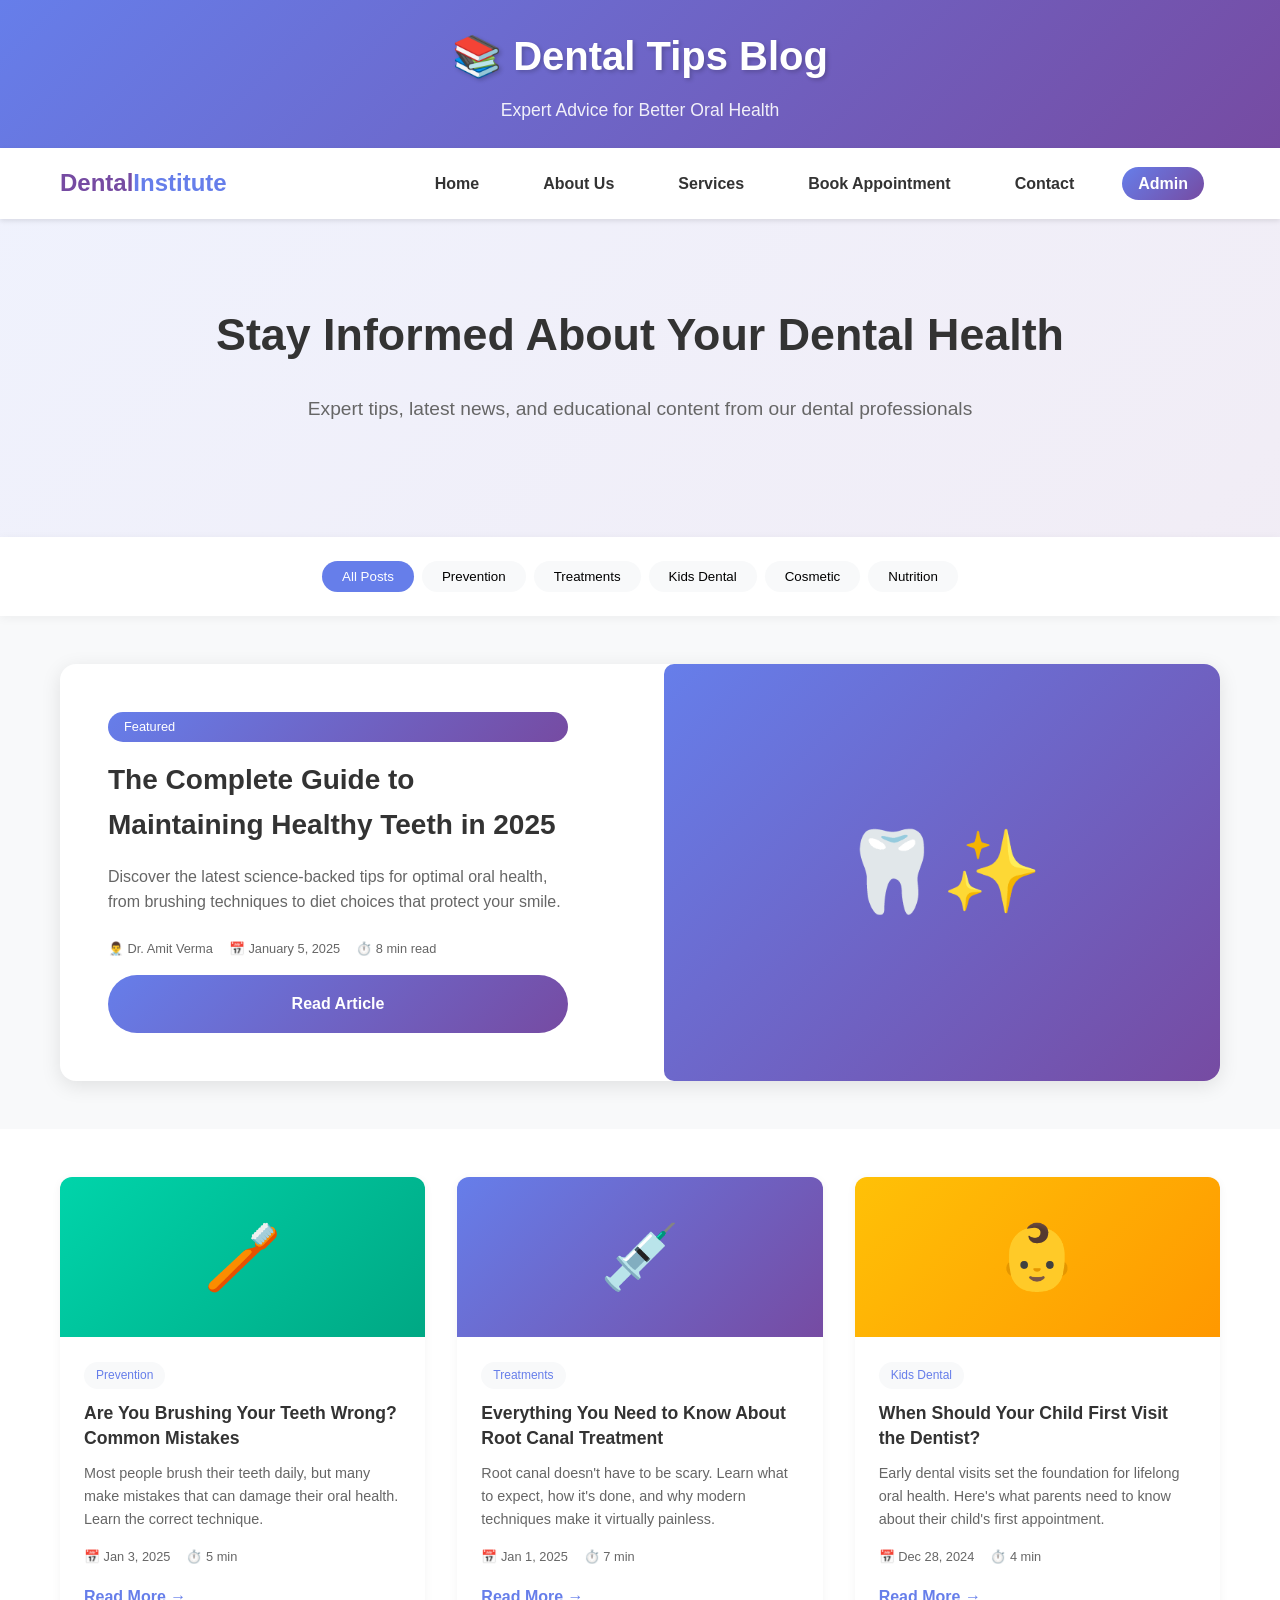
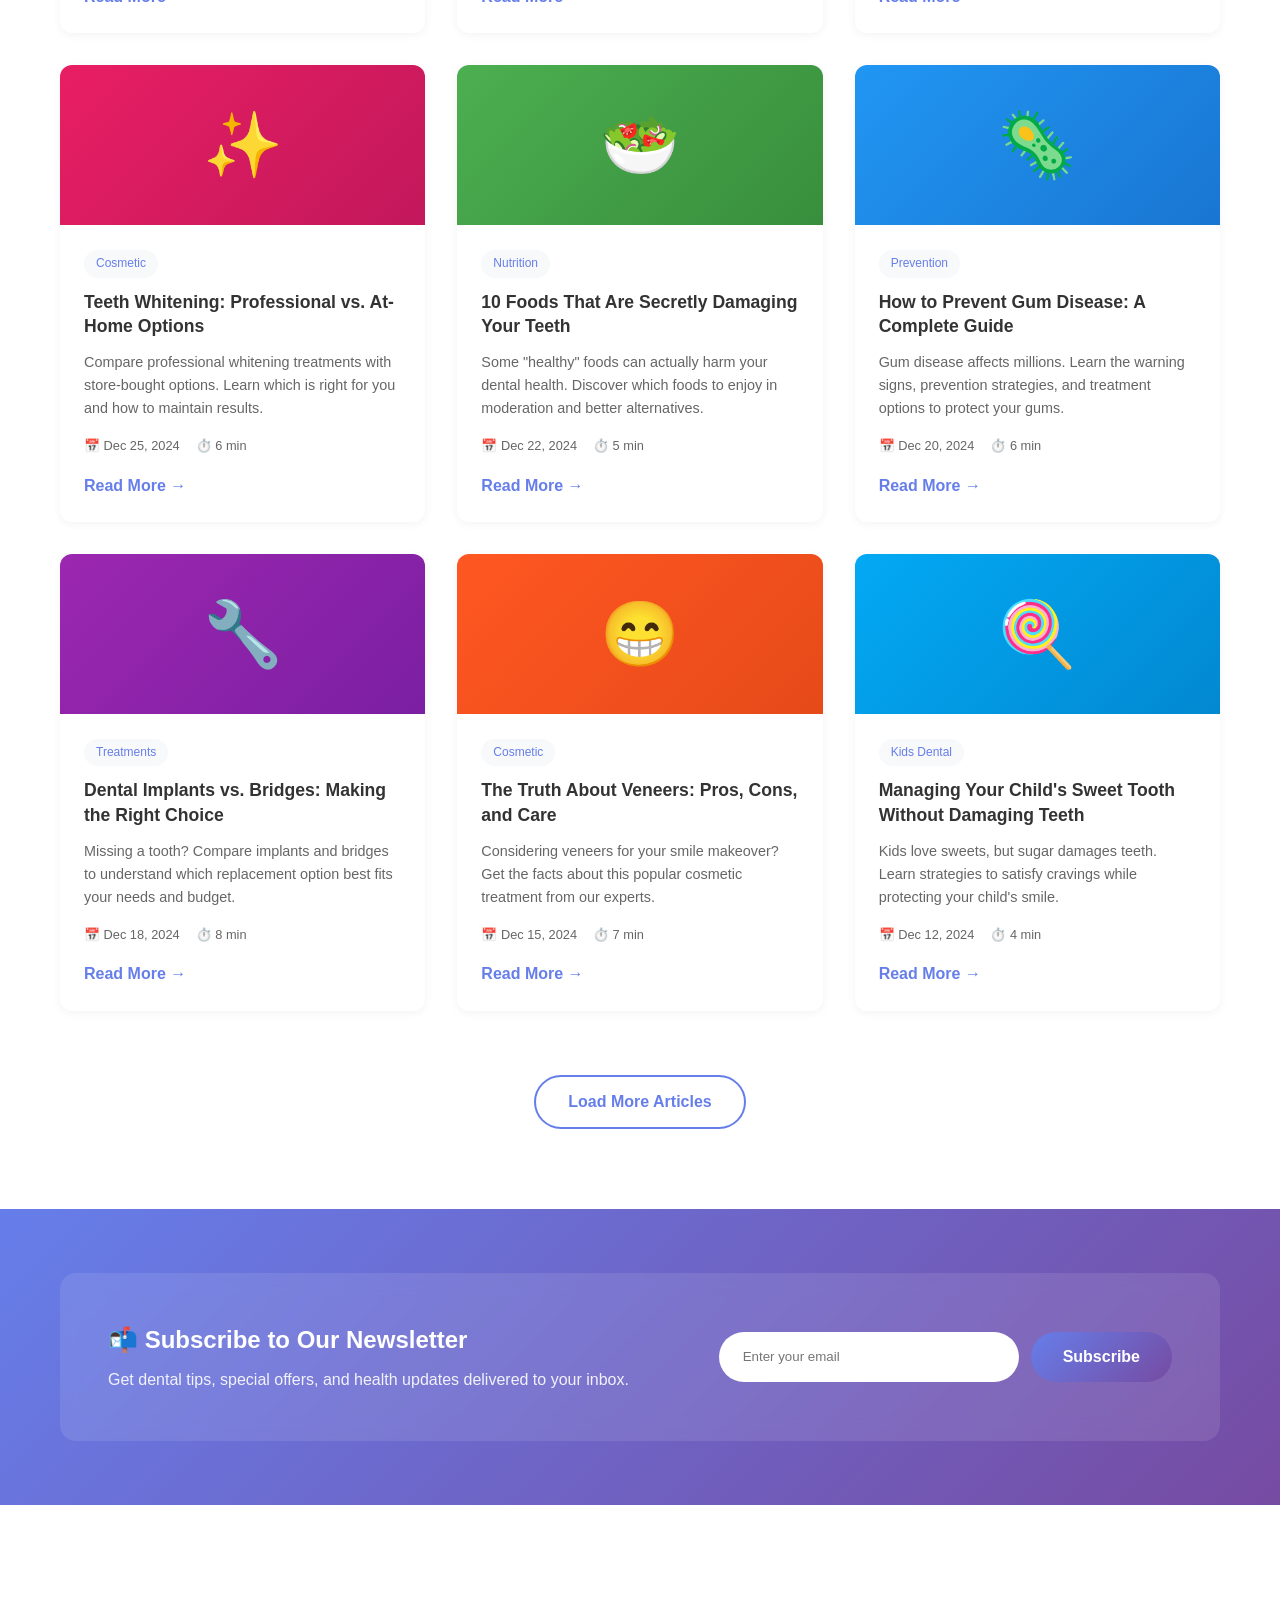
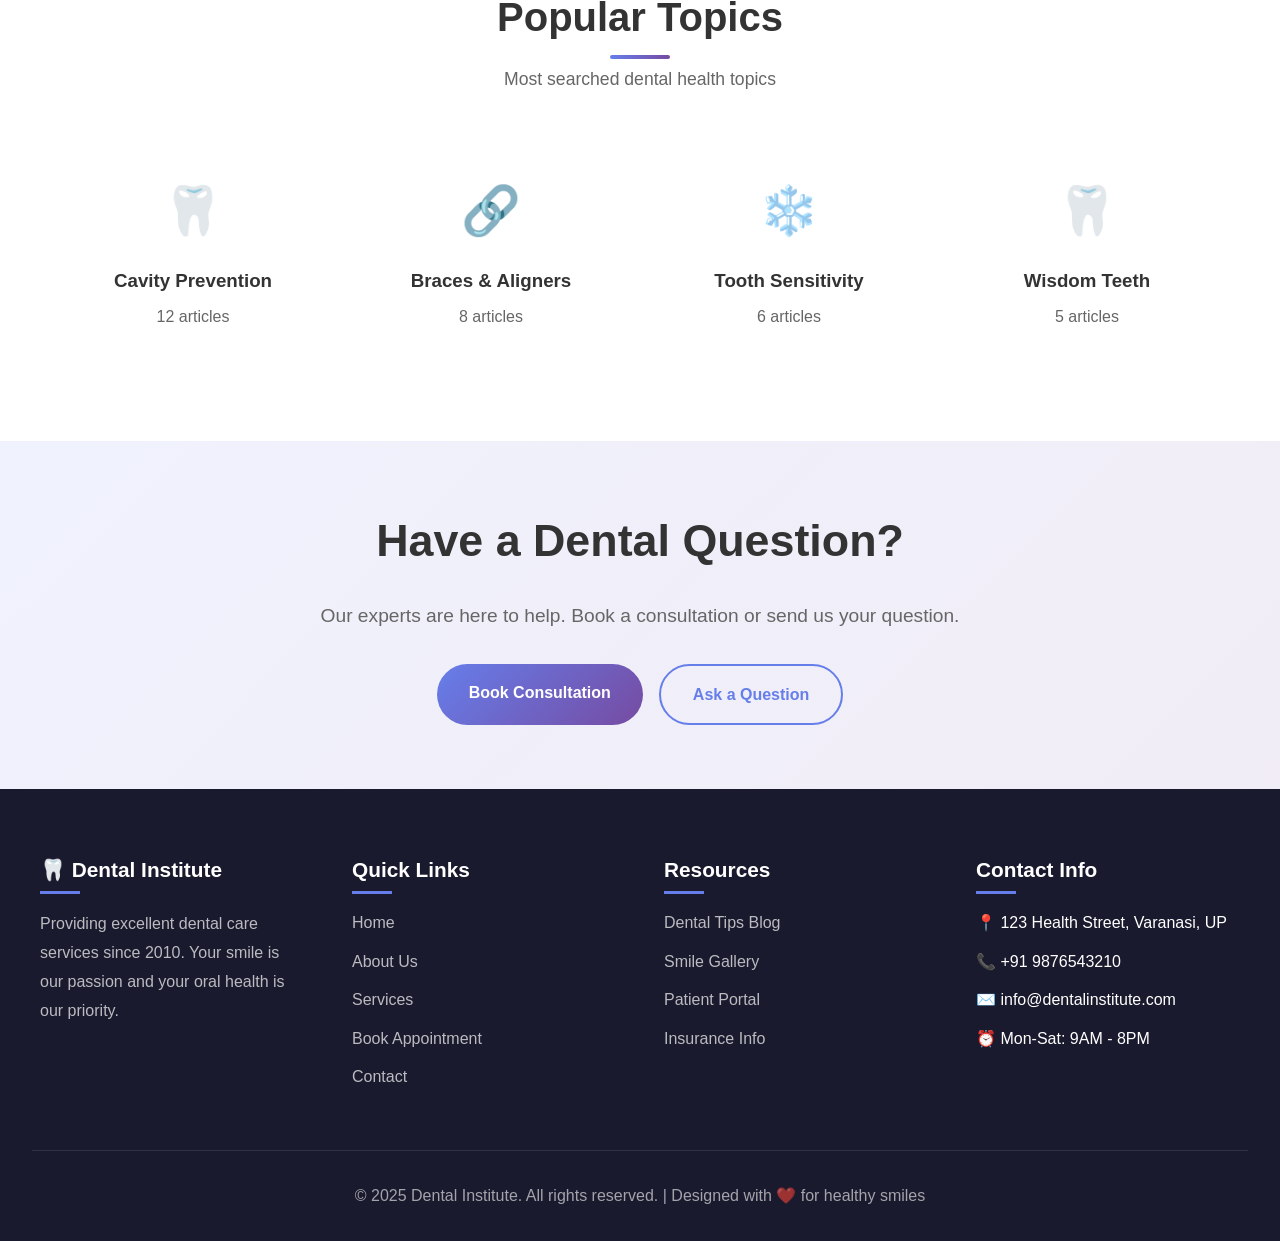
<file: blog.html>
<!DOCTYPE html>
<html lang="en">
<head>
    <meta charset="UTF-8">
    <meta name="viewport" content="width=device-width, initial-scale=1.0">
    <meta name="description" content="Dental Health Blog - Tips, advice, and educational content about oral health from Dental Institute experts.">
    <meta name="keywords" content="dental tips, oral health, dental care advice, teeth care, dental hygiene">
    <title>Dental Tips Blog - Dental Institute</title>
    <link rel="icon" type="image/svg+xml" href="favicon.svg">
    <link rel="stylesheet" href="css/style.css">
</head>
<body>
    <!-- Header -->
    <header>
        <div class="container">
            <h1>📚 Dental Tips Blog</h1>
            <p>Expert Advice for Better Oral Health</p>
        </div>
    </header>

    <!-- Navigation -->
    <nav>
        <div class="container">
            <div class="nav-brand">
                <span>Dental</span>Institute
            </div>
            <div class="menu-toggle">
                <span></span>
                <span></span>
                <span></span>
            </div>
            <ul>
                <li><a href="index.html">Home</a></li>
                <li><a href="about.html">About Us</a></li>
                <li><a href="services.html">Services</a></li>
                <li><a href="appointments.html">Book Appointment</a></li>
                <li><a href="contact.html">Contact</a></li>
                <li><a href="admin.html" class="admin-link">Admin</a></li>
            </ul>
        </div>
    </nav>

    <!-- Blog Hero -->
    <section class="hero" style="min-height: 35vh;">
        <h2>Stay Informed About Your Dental Health</h2>
        <p>Expert tips, latest news, and educational content from our dental professionals</p>
    </section>

    <!-- Blog Categories -->
    <section class="blog-categories">
        <div class="container">
            <div class="category-tabs">
                <button class="category-tab active" data-category="all">All Posts</button>
                <button class="category-tab" data-category="prevention">Prevention</button>
                <button class="category-tab" data-category="treatments">Treatments</button>
                <button class="category-tab" data-category="kids">Kids Dental</button>
                <button class="category-tab" data-category="cosmetic">Cosmetic</button>
                <button class="category-tab" data-category="nutrition">Nutrition</button>
            </div>
        </div>
    </section>

    <!-- Featured Post -->
    <section class="featured-post">
        <div class="container">
            <article class="blog-featured">
                <div class="featured-content">
                    <span class="post-category">Featured</span>
                    <h2>The Complete Guide to Maintaining Healthy Teeth in 2025</h2>
                    <p>Discover the latest science-backed tips for optimal oral health, from brushing techniques to diet choices that protect your smile.</p>
                    <div class="post-meta">
                        <span>👨‍⚕️ Dr. Amit Verma</span>
                        <span>📅 January 5, 2025</span>
                        <span>⏱️ 8 min read</span>
                    </div>
                    <a href="#" class="btn btn-primary" onclick="readPost('featured')">Read Article</a>
                </div>
                <div class="featured-image">
                    <div style="background: linear-gradient(135deg, #667eea 0%, #764ba2 100%); height: 100%; display: flex; align-items: center; justify-content: center; font-size: 5rem; border-radius: 10px;">
                        🦷✨
                    </div>
                </div>
            </article>
        </div>
    </section>

    <!-- Blog Grid -->
    <section class="blog-section">
        <div class="container">
            <div class="blog-grid" id="blog-grid">
                <!-- Prevention -->
                <article class="blog-card" data-category="prevention">
                    <div class="blog-image" style="background: linear-gradient(135deg, #00d4aa 0%, #00a884 100%);">
                        <span class="blog-emoji">🪥</span>
                    </div>
                    <div class="blog-content">
                        <span class="post-category">Prevention</span>
                        <h3>Are You Brushing Your Teeth Wrong? Common Mistakes</h3>
                        <p>Most people brush their teeth daily, but many make mistakes that can damage their oral health. Learn the correct technique.</p>
                        <div class="post-meta">
                            <span>📅 Jan 3, 2025</span>
                            <span>⏱️ 5 min</span>
                        </div>
                        <a href="#" class="read-more" onclick="readPost('brushing')">Read More →</a>
                    </div>
                </article>

                <article class="blog-card" data-category="treatments">
                    <div class="blog-image" style="background: linear-gradient(135deg, #667eea 0%, #764ba2 100%);">
                        <span class="blog-emoji">💉</span>
                    </div>
                    <div class="blog-content">
                        <span class="post-category">Treatments</span>
                        <h3>Everything You Need to Know About Root Canal Treatment</h3>
                        <p>Root canal doesn't have to be scary. Learn what to expect, how it's done, and why modern techniques make it virtually painless.</p>
                        <div class="post-meta">
                            <span>📅 Jan 1, 2025</span>
                            <span>⏱️ 7 min</span>
                        </div>
                        <a href="#" class="read-more" onclick="readPost('root-canal')">Read More →</a>
                    </div>
                </article>

                <article class="blog-card" data-category="kids">
                    <div class="blog-image" style="background: linear-gradient(135deg, #ffc107 0%, #ff9800 100%);">
                        <span class="blog-emoji">👶</span>
                    </div>
                    <div class="blog-content">
                        <span class="post-category">Kids Dental</span>
                        <h3>When Should Your Child First Visit the Dentist?</h3>
                        <p>Early dental visits set the foundation for lifelong oral health. Here's what parents need to know about their child's first appointment.</p>
                        <div class="post-meta">
                            <span>📅 Dec 28, 2024</span>
                            <span>⏱️ 4 min</span>
                        </div>
                        <a href="#" class="read-more" onclick="readPost('kids-first-visit')">Read More →</a>
                    </div>
                </article>

                <article class="blog-card" data-category="cosmetic">
                    <div class="blog-image" style="background: linear-gradient(135deg, #e91e63 0%, #c2185b 100%);">
                        <span class="blog-emoji">✨</span>
                    </div>
                    <div class="blog-content">
                        <span class="post-category">Cosmetic</span>
                        <h3>Teeth Whitening: Professional vs. At-Home Options</h3>
                        <p>Compare professional whitening treatments with store-bought options. Learn which is right for you and how to maintain results.</p>
                        <div class="post-meta">
                            <span>📅 Dec 25, 2024</span>
                            <span>⏱️ 6 min</span>
                        </div>
                        <a href="#" class="read-more" onclick="readPost('whitening')">Read More →</a>
                    </div>
                </article>

                <article class="blog-card" data-category="nutrition">
                    <div class="blog-image" style="background: linear-gradient(135deg, #4caf50 0%, #388e3c 100%);">
                        <span class="blog-emoji">🥗</span>
                    </div>
                    <div class="blog-content">
                        <span class="post-category">Nutrition</span>
                        <h3>10 Foods That Are Secretly Damaging Your Teeth</h3>
                        <p>Some "healthy" foods can actually harm your dental health. Discover which foods to enjoy in moderation and better alternatives.</p>
                        <div class="post-meta">
                            <span>📅 Dec 22, 2024</span>
                            <span>⏱️ 5 min</span>
                        </div>
                        <a href="#" class="read-more" onclick="readPost('foods')">Read More →</a>
                    </div>
                </article>

                <article class="blog-card" data-category="prevention">
                    <div class="blog-image" style="background: linear-gradient(135deg, #2196f3 0%, #1976d2 100%);">
                        <span class="blog-emoji">🦠</span>
                    </div>
                    <div class="blog-content">
                        <span class="post-category">Prevention</span>
                        <h3>How to Prevent Gum Disease: A Complete Guide</h3>
                        <p>Gum disease affects millions. Learn the warning signs, prevention strategies, and treatment options to protect your gums.</p>
                        <div class="post-meta">
                            <span>📅 Dec 20, 2024</span>
                            <span>⏱️ 6 min</span>
                        </div>
                        <a href="#" class="read-more" onclick="readPost('gum-disease')">Read More →</a>
                    </div>
                </article>

                <article class="blog-card" data-category="treatments">
                    <div class="blog-image" style="background: linear-gradient(135deg, #9c27b0 0%, #7b1fa2 100%);">
                        <span class="blog-emoji">🔧</span>
                    </div>
                    <div class="blog-content">
                        <span class="post-category">Treatments</span>
                        <h3>Dental Implants vs. Bridges: Making the Right Choice</h3>
                        <p>Missing a tooth? Compare implants and bridges to understand which replacement option best fits your needs and budget.</p>
                        <div class="post-meta">
                            <span>📅 Dec 18, 2024</span>
                            <span>⏱️ 8 min</span>
                        </div>
                        <a href="#" class="read-more" onclick="readPost('implants-vs-bridges')">Read More →</a>
                    </div>
                </article>

                <article class="blog-card" data-category="cosmetic">
                    <div class="blog-image" style="background: linear-gradient(135deg, #ff5722 0%, #e64a19 100%);">
                        <span class="blog-emoji">😁</span>
                    </div>
                    <div class="blog-content">
                        <span class="post-category">Cosmetic</span>
                        <h3>The Truth About Veneers: Pros, Cons, and Care</h3>
                        <p>Considering veneers for your smile makeover? Get the facts about this popular cosmetic treatment from our experts.</p>
                        <div class="post-meta">
                            <span>📅 Dec 15, 2024</span>
                            <span>⏱️ 7 min</span>
                        </div>
                        <a href="#" class="read-more" onclick="readPost('veneers')">Read More →</a>
                    </div>
                </article>

                <article class="blog-card" data-category="kids">
                    <div class="blog-image" style="background: linear-gradient(135deg, #03a9f4 0%, #0288d1 100%);">
                        <span class="blog-emoji">🍭</span>
                    </div>
                    <div class="blog-content">
                        <span class="post-category">Kids Dental</span>
                        <h3>Managing Your Child's Sweet Tooth Without Damaging Teeth</h3>
                        <p>Kids love sweets, but sugar damages teeth. Learn strategies to satisfy cravings while protecting your child's smile.</p>
                        <div class="post-meta">
                            <span>📅 Dec 12, 2024</span>
                            <span>⏱️ 4 min</span>
                        </div>
                        <a href="#" class="read-more" onclick="readPost('kids-sweets')">Read More →</a>
                    </div>
                </article>
            </div>

            <!-- Load More -->
            <div class="load-more-container">
                <button class="btn btn-secondary" onclick="loadMorePosts()">Load More Articles</button>
            </div>
        </div>
    </section>

    <!-- Newsletter -->
    <section class="newsletter-section">
        <div class="container">
            <div class="newsletter-card">
                <div class="newsletter-content">
                    <h2>📬 Subscribe to Our Newsletter</h2>
                    <p>Get dental tips, special offers, and health updates delivered to your inbox.</p>
                </div>
                <form class="newsletter-form" onsubmit="subscribeNewsletter(event)">
                    <input type="email" placeholder="Enter your email" required>
                    <button type="submit" class="btn btn-primary">Subscribe</button>
                </form>
            </div>
        </div>
    </section>

    <!-- Popular Topics -->
    <section class="features">
        <div class="container">
            <div class="section-title">
                <h2>Popular Topics</h2>
                <p>Most searched dental health topics</p>
            </div>
            <div class="features-grid">
                <a href="#" class="feature-item topic-card" onclick="filterByTopic('cavity')">
                    <div class="feature-icon">🦷</div>
                    <h3>Cavity Prevention</h3>
                    <p>12 articles</p>
                </a>
                <a href="#" class="feature-item topic-card" onclick="filterByTopic('braces')">
                    <div class="feature-icon">🔗</div>
                    <h3>Braces & Aligners</h3>
                    <p>8 articles</p>
                </a>
                <a href="#" class="feature-item topic-card" onclick="filterByTopic('sensitivity')">
                    <div class="feature-icon">❄️</div>
                    <h3>Tooth Sensitivity</h3>
                    <p>6 articles</p>
                </a>
                <a href="#" class="feature-item topic-card" onclick="filterByTopic('wisdom')">
                    <div class="feature-icon">🦷</div>
                    <h3>Wisdom Teeth</h3>
                    <p>5 articles</p>
                </a>
            </div>
        </div>
    </section>

    <!-- CTA -->
    <section class="hero" style="min-height: auto; padding: 4rem 2rem;">
        <h2>Have a Dental Question?</h2>
        <p>Our experts are here to help. Book a consultation or send us your question.</p>
        <div class="hero-buttons">
            <a href="appointments.html" class="btn btn-primary">Book Consultation</a>
            <a href="contact.html" class="btn btn-secondary">Ask a Question</a>
        </div>
    </section>

    <!-- Footer -->
    <footer>
        <div class="footer-content">
            <div class="footer-section">
                <h3>🦷 Dental Institute</h3>
                <p>Providing excellent dental care services since 2010. Your smile is our passion and your oral health is our priority.</p>
            </div>
            <div class="footer-section">
                <h3>Quick Links</h3>
                <ul>
                    <li><a href="index.html">Home</a></li>
                    <li><a href="about.html">About Us</a></li>
                    <li><a href="services.html">Services</a></li>
                    <li><a href="appointments.html">Book Appointment</a></li>
                    <li><a href="contact.html">Contact</a></li>
                </ul>
            </div>
            <div class="footer-section">
                <h3>Resources</h3>
                <ul>
                    <li><a href="blog.html">Dental Tips Blog</a></li>
                    <li><a href="gallery.html">Smile Gallery</a></li>
                    <li><a href="patient-portal.html">Patient Portal</a></li>
                    <li><a href="insurance.html">Insurance Info</a></li>
                </ul>
            </div>
            <div class="footer-section">
                <h3>Contact Info</h3>
                <ul>
                    <li>📍 123 Health Street, Varanasi, UP</li>
                    <li>📞 +91 9876543210</li>
                    <li>✉️ info@dentalinstitute.com</li>
                    <li>⏰ Mon-Sat: 9AM - 8PM</li>
                </ul>
            </div>
        </div>
        <div class="footer-bottom">
            <p>&copy; 2025 Dental Institute. All rights reserved. | Designed with ❤️ for healthy smiles</p>
        </div>
    </footer>

    <script src="js/script.js"></script>
    <script>
        document.addEventListener('DOMContentLoaded', function() {
            // Category filtering
            const categoryTabs = document.querySelectorAll('.category-tab');
            const blogCards = document.querySelectorAll('.blog-card');
            
            categoryTabs.forEach(tab => {
                tab.addEventListener('click', function() {
                    const category = this.dataset.category;
                    
                    categoryTabs.forEach(t => t.classList.remove('active'));
                    this.classList.add('active');
                    
                    blogCards.forEach(card => {
                        if (category === 'all' || card.dataset.category === category) {
                            card.style.display = 'block';
                        } else {
                            card.style.display = 'none';
                        }
                    });
                });
            });
        });
        
        function readPost(postId) {
            alert('Opening article: ' + postId + ' (Demo - article page would open)');
        }
        
        function loadMorePosts() {
            alert('Loading more articles... (Demo)');
        }
        
        function subscribeNewsletter(e) {
            e.preventDefault();
            const email = e.target.querySelector('input[type="email"]').value;
            e.target.reset();
            
            if (window.DentalInstitute) {
                window.DentalInstitute.showAlert('Thanks for subscribing! Check your email for confirmation.', 'success');
            } else {
                alert('Thanks for subscribing!');
            }
        }
        
        function filterByTopic(topic) {
            alert('Filtering by topic: ' + topic + ' (Demo)');
        }
    </script>
</body>
</html>
</file>
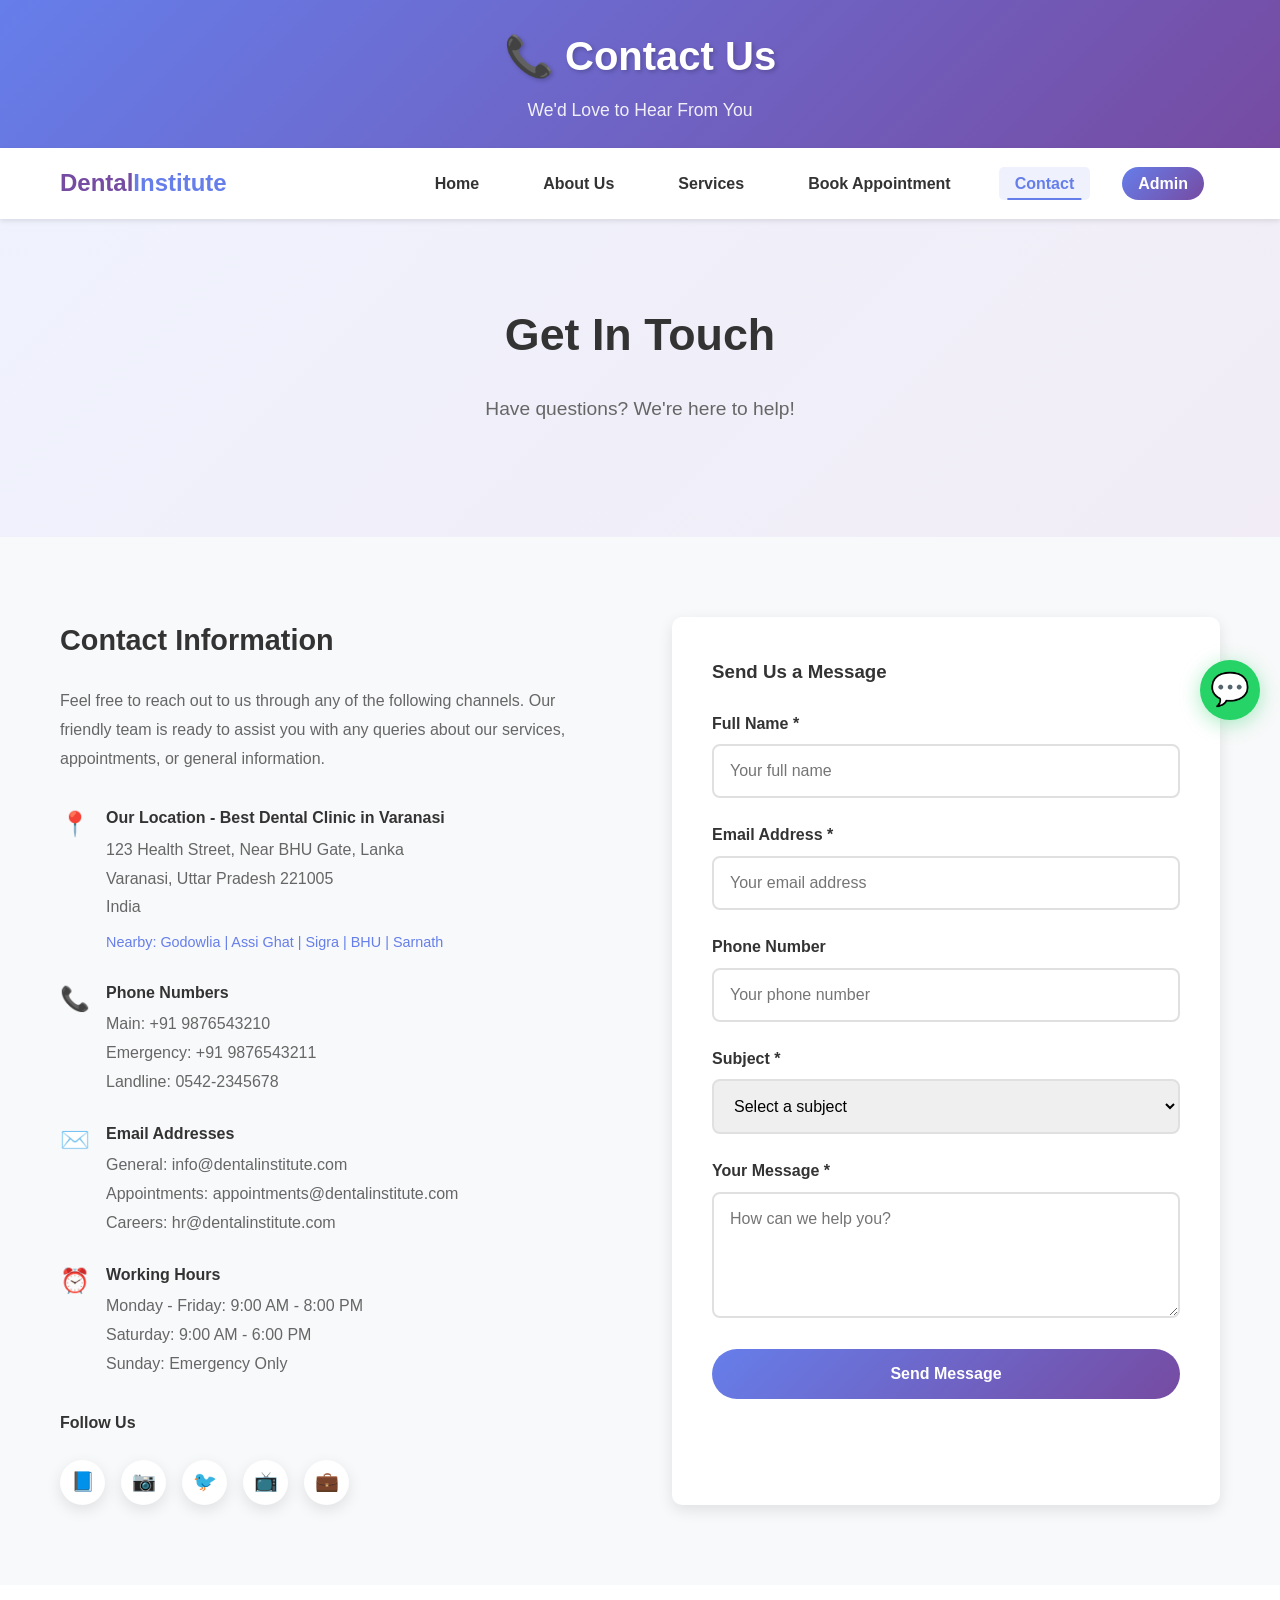
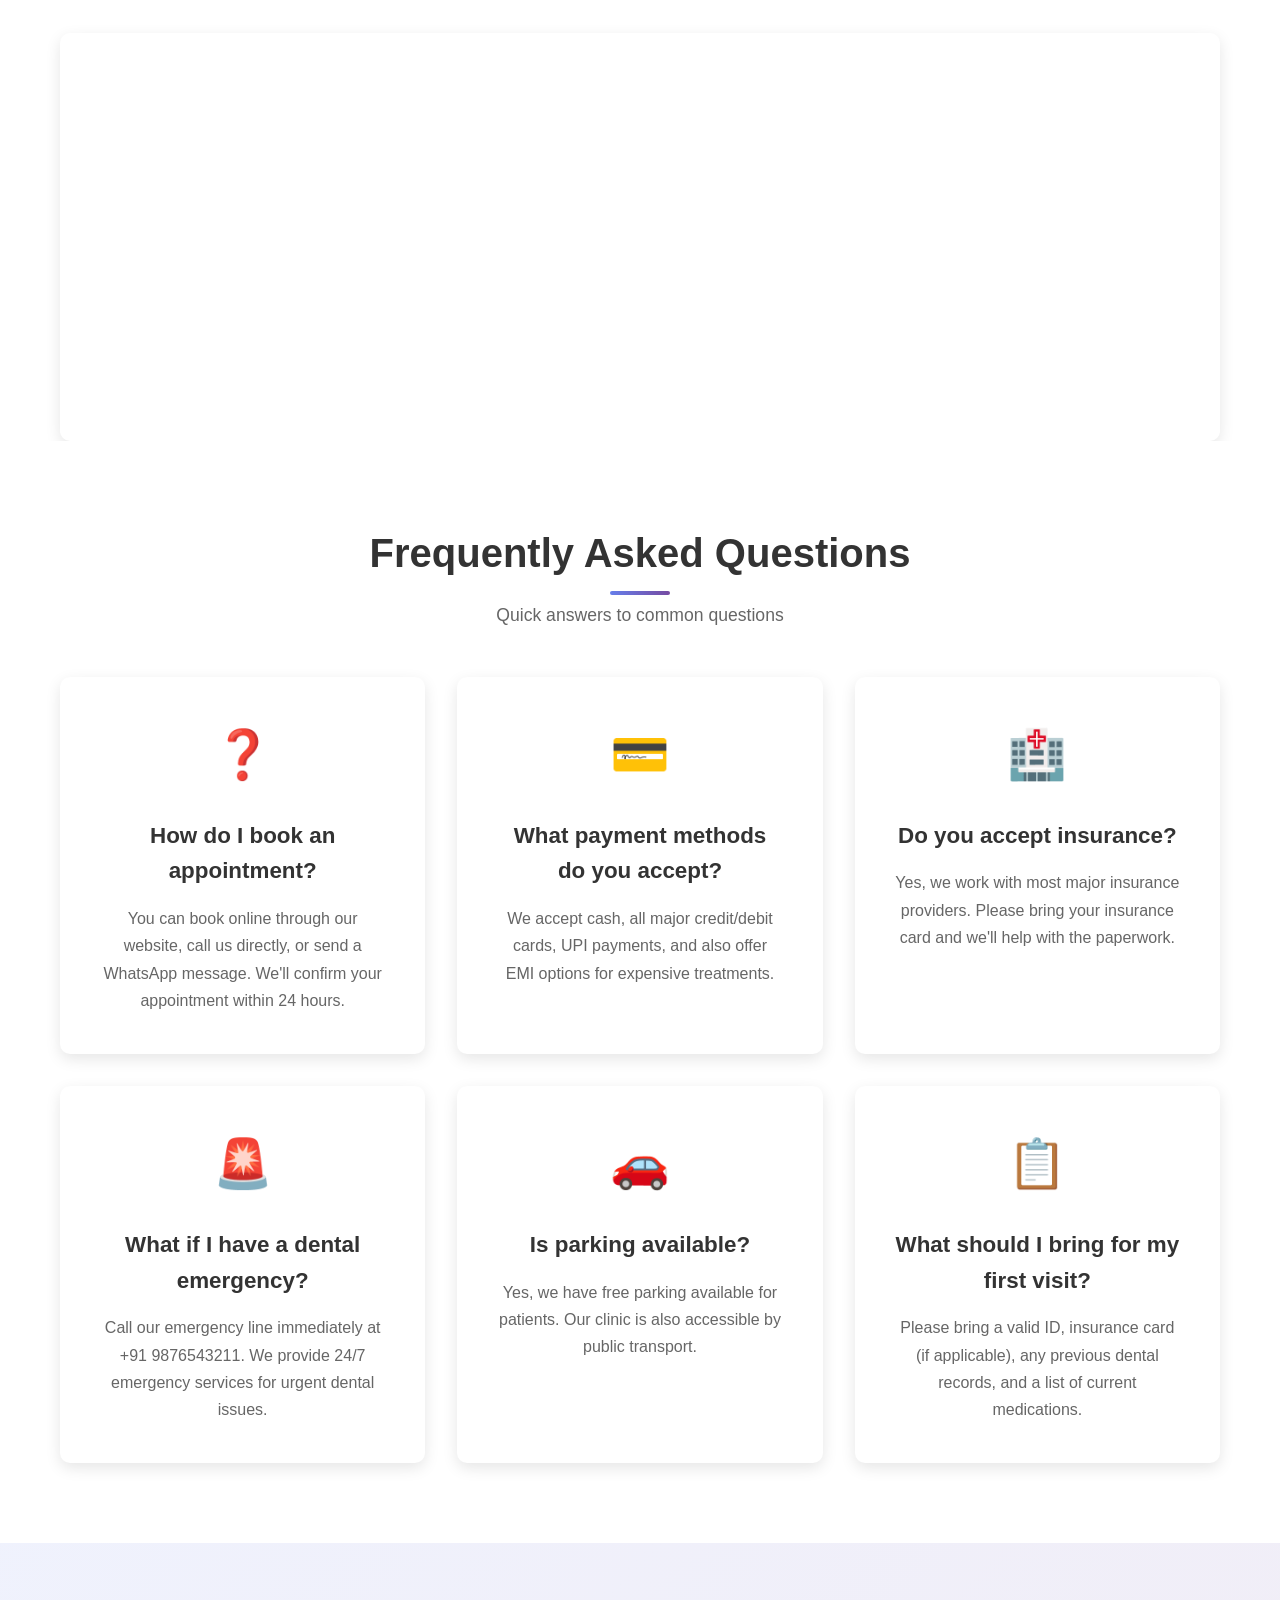
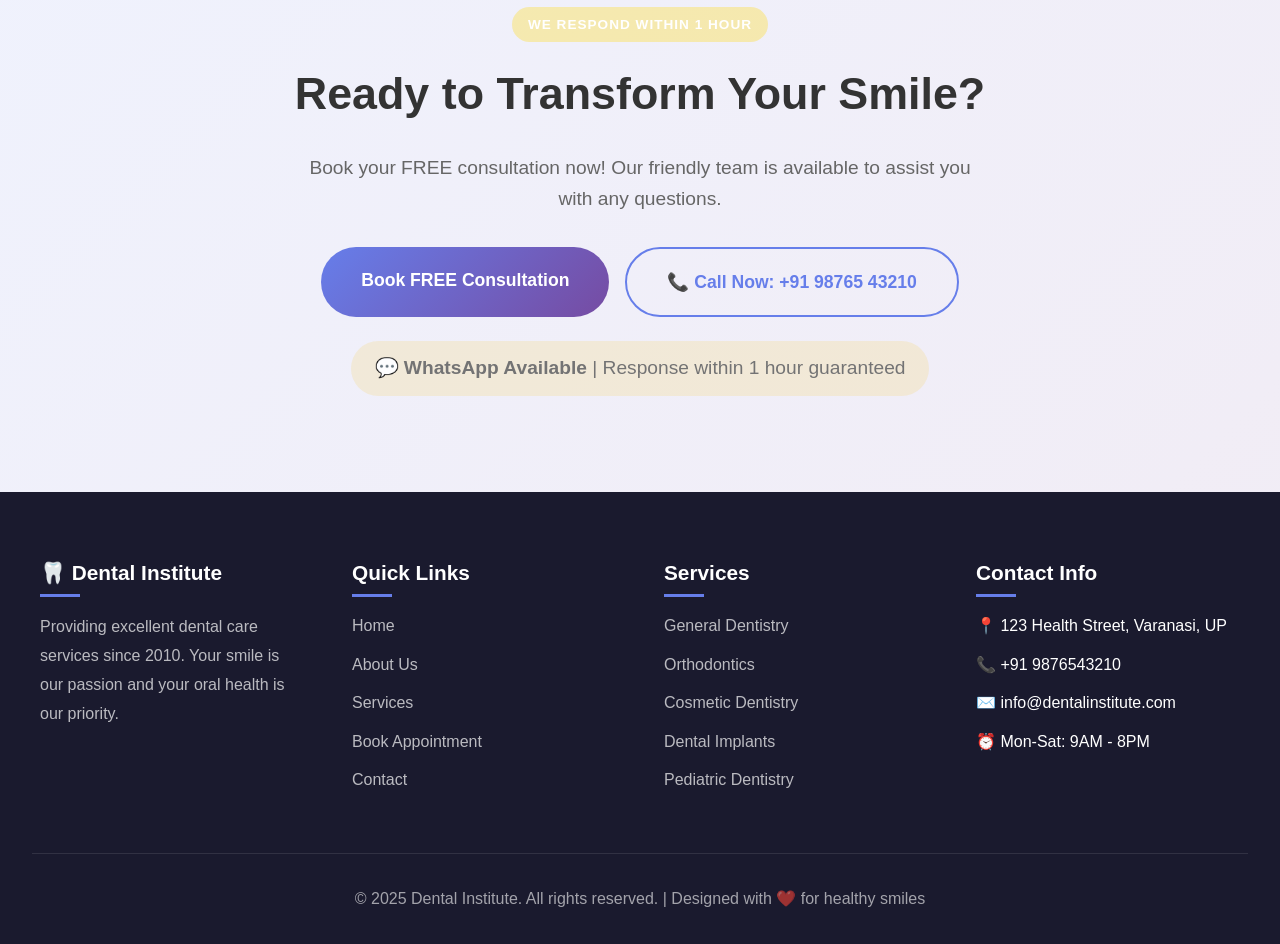
<file: contact.html>
<!DOCTYPE html>
<html lang="en">
<head>
    <meta charset="UTF-8">
    <meta name="viewport" content="width=device-width, initial-scale=1.0">
    <meta name="description" content="Contact Best Dental Institute Varanasi - Call +91 9876543210 for appointments. Located near BHU Gate, Lanka, Godowlia. 24/7 Emergency: +91 98765 43211. Best dental clinic in Varanasi - Quick response guaranteed!">
    <meta name="keywords" content="tooth doctor contact Varanasi, dental institute contact Varanasi, dental clinic phone number Varanasi, dentist near me contact, dental emergency Varanasi, dental clinic address Varanasi, dentist WhatsApp number, डेंटल क्लीनिक वाराणसी संपर्क">
    <meta name="robots" content="index, follow">
    <link rel="canonical" href="https://ravanneverdies.github.io/laughing-chainsaw/contact.html">
    
    <!-- Open Graph -->
    <meta property="og:title" content="Contact Dental Institute Varanasi | Call +91 9876543210">
    <meta property="og:description" content="Get in touch with our dental experts. 24/7 emergency support. Quick response guaranteed!">
    <meta property="og:type" content="website">
    <meta property="og:url" content="https://ravanneverdies.github.io/laughing-chainsaw/contact.html">
    
    <!-- Twitter Card -->
    <meta name="twitter:card" content="summary">
    <meta name="twitter:title" content="Contact Dental Institute | 24/7 Emergency Support">
    
    <!-- Schema.org for Contact Page -->
    <script type="application/ld+json">
    {
        "@context": "https://schema.org",
        "@type": "ContactPage",
        "name": "Contact Dental Institute",
        "url": "https://ravanneverdies.github.io/laughing-chainsaw/contact.html",
        "mainEntity": {
            "@type": "Dentist",
            "name": "Dental Institute",
            "telephone": "+91-9876543210",
            "email": "info@dentalinstitute.com",
            "address": {
                "@type": "PostalAddress",
                "streetAddress": "123 Health Street, Near City Hospital",
                "addressLocality": "Varanasi",
                "addressRegion": "Uttar Pradesh",
                "postalCode": "221001",
                "addressCountry": "IN"
            },
            "contactPoint": [
                {
                    "@type": "ContactPoint",
                    "telephone": "+91-9876543210",
                    "contactType": "customer service",
                    "availableLanguage": ["en", "hi"]
                },
                {
                    "@type": "ContactPoint",
                    "telephone": "+91-9876543211",
                    "contactType": "emergency",
                    "availableLanguage": ["en", "hi"],
                    "hoursAvailable": {
                        "@type": "OpeningHoursSpecification",
                        "dayOfWeek": ["Monday", "Tuesday", "Wednesday", "Thursday", "Friday", "Saturday", "Sunday"],
                        "opens": "00:00",
                        "closes": "23:59"
                    }
                }
            ]
        }
    }
    </script>
    
    <title>Contact Dental Institute Varanasi | Best Dental Clinic Near BHU, Lanka | Call +91 9876543210</title>
    <link rel="icon" type="image/svg+xml" href="favicon.svg">
    <link rel="stylesheet" href="css/style.css">
</head>
<body>
    <!-- Header -->
    <header>
        <div class="container">
            <h1>📞 Contact Us</h1>
            <p>We'd Love to Hear From You</p>
        </div>
    </header>

    <!-- Navigation -->
    <nav>
        <div class="container">
            <div class="nav-brand">
                <span>Dental</span>Institute
            </div>
            <div class="menu-toggle">
                <span></span>
                <span></span>
                <span></span>
            </div>
            <ul>
                <li><a href="index.html">Home</a></li>
                <li><a href="about.html">About Us</a></li>
                <li><a href="services.html">Services</a></li>
                <li><a href="appointments.html">Book Appointment</a></li>
                <li><a href="contact.html" class="active">Contact</a></li>
                <li><a href="admin.html" class="admin-link">Admin</a></li>
            </ul>
        </div>
    </nav>

    <!-- Contact Hero -->
    <section class="hero" style="min-height: 30vh;">
        <h2>Get In Touch</h2>
        <p>Have questions? We're here to help!</p>
    </section>

    <!-- Contact Section -->
    <section class="contact-section">
        <div class="container">
            <div class="contact-content">
                <!-- Contact Information -->
                <div class="contact-info">
                    <h3>Contact Information</h3>
                    <p>Feel free to reach out to us through any of the following channels. Our friendly team is ready to assist you with any queries about our services, appointments, or general information.</p>
                    
                    <div class="contact-details">
                        <div class="contact-item">
                            <div class="contact-icon">📍</div>
                            <div class="contact-text">
                                <h4>Our Location - Best Dental Clinic in Varanasi</h4>
                                <p>123 Health Street, Near BHU Gate, Lanka<br>Varanasi, Uttar Pradesh 221005<br>India</p>
                                <p style="margin-top: 0.5rem; font-size: 0.9rem; color: var(--primary-color);">Nearby: Godowlia | Assi Ghat | Sigra | BHU | Sarnath</p>
                            </div>
                        </div>
                        
                        <div class="contact-item">
                            <div class="contact-icon">📞</div>
                            <div class="contact-text">
                                <h4>Phone Numbers</h4>
                                <p>Main: +91 9876543210<br>Emergency: +91 9876543211<br>Landline: 0542-2345678</p>
                            </div>
                        </div>
                        
                        <div class="contact-item">
                            <div class="contact-icon">✉️</div>
                            <div class="contact-text">
                                <h4>Email Addresses</h4>
                                <p>General: info@dentalinstitute.com<br>Appointments: appointments@dentalinstitute.com<br>Careers: hr@dentalinstitute.com</p>
                            </div>
                        </div>
                        
                        <div class="contact-item">
                            <div class="contact-icon">⏰</div>
                            <div class="contact-text">
                                <h4>Working Hours</h4>
                                <p>Monday - Friday: 9:00 AM - 8:00 PM<br>Saturday: 9:00 AM - 6:00 PM<br>Sunday: Emergency Only</p>
                            </div>
                        </div>
                    </div>

                    <h4 style="margin-top: 2rem; margin-bottom: 1rem;">Follow Us</h4>
                    <div class="social-links">
                        <a href="#" class="social-link" title="Facebook">📘</a>
                        <a href="#" class="social-link" title="Instagram">📷</a>
                        <a href="#" class="social-link" title="Twitter">🐦</a>
                        <a href="#" class="social-link" title="YouTube">📺</a>
                        <a href="#" class="social-link" title="LinkedIn">💼</a>
                    </div>
                </div>

                <!-- Contact Form -->
                <div class="contact-form">
                    <h3 style="margin-bottom: 1.5rem; color: var(--text-dark);">Send Us a Message</h3>
                    <form id="contact-form">
                        <div class="form-group">
                            <label for="contact-name">Full Name *</label>
                            <input type="text" id="contact-name" name="name" placeholder="Your full name" required>
                        </div>
                        
                        <div class="form-group">
                            <label for="contact-email">Email Address *</label>
                            <input type="email" id="contact-email" name="email" placeholder="Your email address" required>
                        </div>
                        
                        <div class="form-group">
                            <label for="contact-phone">Phone Number</label>
                            <input type="tel" id="contact-phone" name="phone" placeholder="Your phone number">
                        </div>
                        
                        <div class="form-group">
                            <label for="contact-subject">Subject *</label>
                            <select id="contact-subject" name="subject" required>
                                <option value="">Select a subject</option>
                                <option value="General Inquiry">General Inquiry</option>
                                <option value="Appointment Query">Appointment Query</option>
                                <option value="Service Information">Service Information</option>
                                <option value="Pricing Information">Pricing Information</option>
                                <option value="Feedback">Feedback</option>
                                <option value="Complaint">Complaint</option>
                                <option value="Partnership">Partnership Opportunity</option>
                                <option value="Career">Career Inquiry</option>
                                <option value="Other">Other</option>
                            </select>
                        </div>
                        
                        <div class="form-group">
                            <label for="contact-message">Your Message *</label>
                            <textarea id="contact-message" name="message" rows="5" placeholder="How can we help you?" required></textarea>
                        </div>
                        
                        <button type="submit" class="btn btn-primary" style="width: 100%;">
                            Send Message
                        </button>
                    </form>
                </div>
            </div>
        </div>
    </section>

    <!-- Map Section -->
    <section style="padding: 0;">
        <div class="container">
            <div class="map-container">
                <iframe 
                    src="https://www.google.com/maps/embed?pb=!1m18!1m12!1m3!1d115434.20214406!2d82.91078824999999!3d25.3176452!2m3!1f0!2f0!3f0!3m2!1i1024!2i768!4f13.1!3m3!1m2!1s0x398e2db76febcf4d%3A0x68131710853ff0b5!2sVaranasi%2C%20Uttar%20Pradesh!5e0!3m2!1sen!2sin!4v1704000000000!5m2!1sen!2sin"
                    allowfullscreen="" 
                    loading="lazy" 
                    referrerpolicy="no-referrer-when-downgrade"
                    title="Dental Institute Location">
                </iframe>
            </div>
        </div>
    </section>

    <!-- FAQ Section -->
    <section class="services" style="background: var(--bg-white);">
        <div class="container">
            <div class="section-title">
                <h2>Frequently Asked Questions</h2>
                <p>Quick answers to common questions</p>
            </div>
            <div class="service-grid">
                <div class="service-card animate-on-scroll">
                    <div class="service-icon">❓</div>
                    <h3>How do I book an appointment?</h3>
                    <p>You can book online through our website, call us directly, or send a WhatsApp message. We'll confirm your appointment within 24 hours.</p>
                </div>
                <div class="service-card animate-on-scroll">
                    <div class="service-icon">💳</div>
                    <h3>What payment methods do you accept?</h3>
                    <p>We accept cash, all major credit/debit cards, UPI payments, and also offer EMI options for expensive treatments.</p>
                </div>
                <div class="service-card animate-on-scroll">
                    <div class="service-icon">🏥</div>
                    <h3>Do you accept insurance?</h3>
                    <p>Yes, we work with most major insurance providers. Please bring your insurance card and we'll help with the paperwork.</p>
                </div>
                <div class="service-card animate-on-scroll">
                    <div class="service-icon">🚨</div>
                    <h3>What if I have a dental emergency?</h3>
                    <p>Call our emergency line immediately at +91 9876543211. We provide 24/7 emergency services for urgent dental issues.</p>
                </div>
                <div class="service-card animate-on-scroll">
                    <div class="service-icon">🚗</div>
                    <h3>Is parking available?</h3>
                    <p>Yes, we have free parking available for patients. Our clinic is also accessible by public transport.</p>
                </div>
                <div class="service-card animate-on-scroll">
                    <div class="service-icon">📋</div>
                    <h3>What should I bring for my first visit?</h3>
                    <p>Please bring a valid ID, insurance card (if applicable), any previous dental records, and a list of current medications.</p>
                </div>
            </div>
        </div>
    </section>

    <!-- CTA -->
    <section class="hero cta-section" style="min-height: auto; padding: 4rem 2rem;">
        <div class="cta-badge">We Respond Within 1 Hour</div>
        <h2>Ready to Transform Your Smile?</h2>
        <p>Book your FREE consultation now! Our friendly team is available to assist you with any questions.</p>
        <div class="hero-buttons">
            <a href="appointments.html" class="btn btn-primary btn-pulse btn-large">Book FREE Consultation</a>
            <a href="tel:+919876543210" class="btn btn-secondary btn-large">📞 Call Now: +91 98765 43210</a>
        </div>
        <p class="cta-urgency">💬 <strong>WhatsApp Available</strong> | Response within 1 hour guaranteed</p>
    </section>

    <!-- Footer -->
    <footer>
        <div class="footer-content">
            <div class="footer-section">
                <h3>🦷 Dental Institute</h3>
                <p>Providing excellent dental care services since 2010. Your smile is our passion and your oral health is our priority.</p>
            </div>
            <div class="footer-section">
                <h3>Quick Links</h3>
                <ul>
                    <li><a href="index.html">Home</a></li>
                    <li><a href="about.html">About Us</a></li>
                    <li><a href="services.html">Services</a></li>
                    <li><a href="appointments.html">Book Appointment</a></li>
                    <li><a href="contact.html">Contact</a></li>
                </ul>
            </div>
            <div class="footer-section">
                <h3>Services</h3>
                <ul>
                    <li><a href="services.html">General Dentistry</a></li>
                    <li><a href="services.html">Orthodontics</a></li>
                    <li><a href="services.html">Cosmetic Dentistry</a></li>
                    <li><a href="services.html">Dental Implants</a></li>
                    <li><a href="services.html">Pediatric Dentistry</a></li>
                </ul>
            </div>
            <div class="footer-section">
                <h3>Contact Info</h3>
                <ul>
                    <li>📍 123 Health Street, Varanasi, UP</li>
                    <li>📞 +91 9876543210</li>
                    <li>✉️ info@dentalinstitute.com</li>
                    <li>⏰ Mon-Sat: 9AM - 8PM</li>
                </ul>
            </div>
        </div>
        <div class="footer-bottom">
            <p>&copy; 2025 Dental Institute. All rights reserved. | Designed with ❤️ for healthy smiles</p>
        </div>
    </footer>

    <script src="js/script.js"></script>
    <script src="js/seo-enhancements.js"></script>
    
    <!-- WhatsApp Float Button -->
    <a href="https://wa.me/919876543210?text=Hi%2C%20I%20have%20a%20question%20about%20your%20dental%20services." class="whatsapp-float" aria-label="Chat on WhatsApp" target="_blank" rel="noopener">
        💬
    </a>
</body>
</html>
</file>
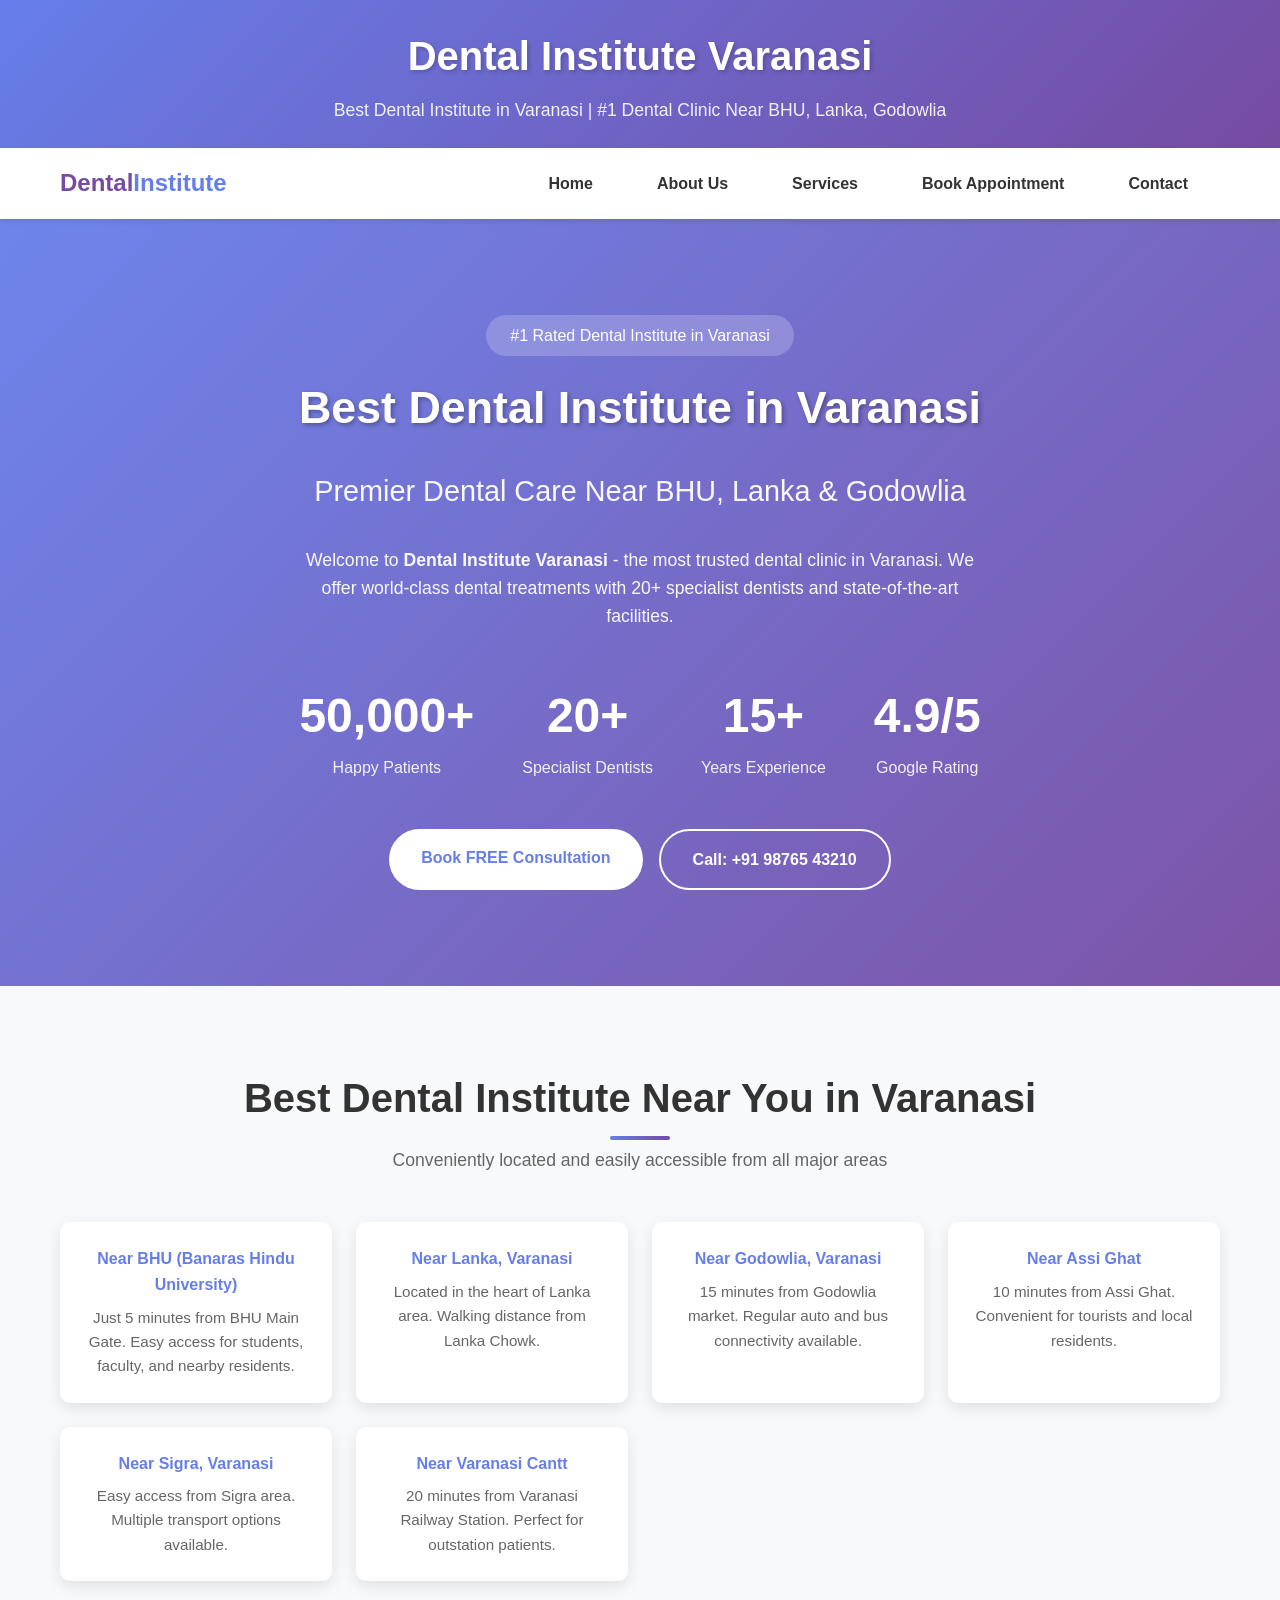
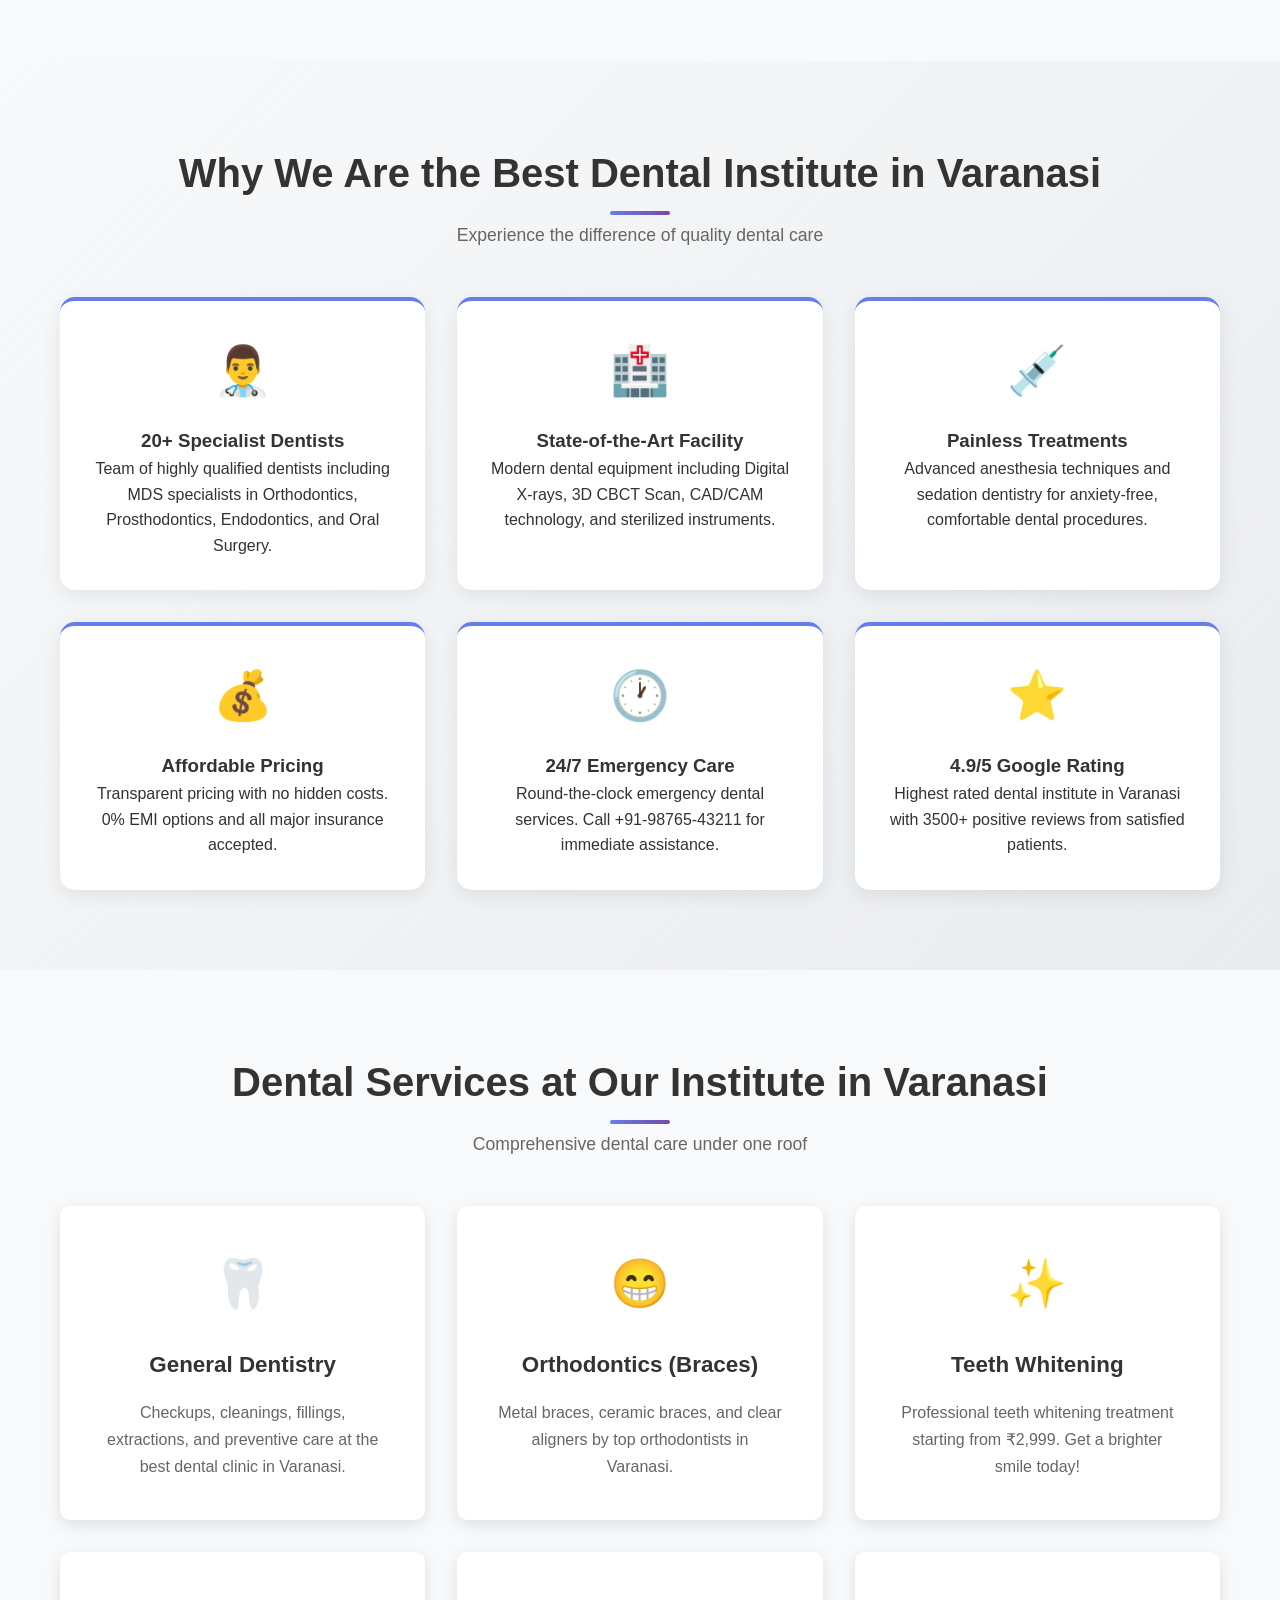
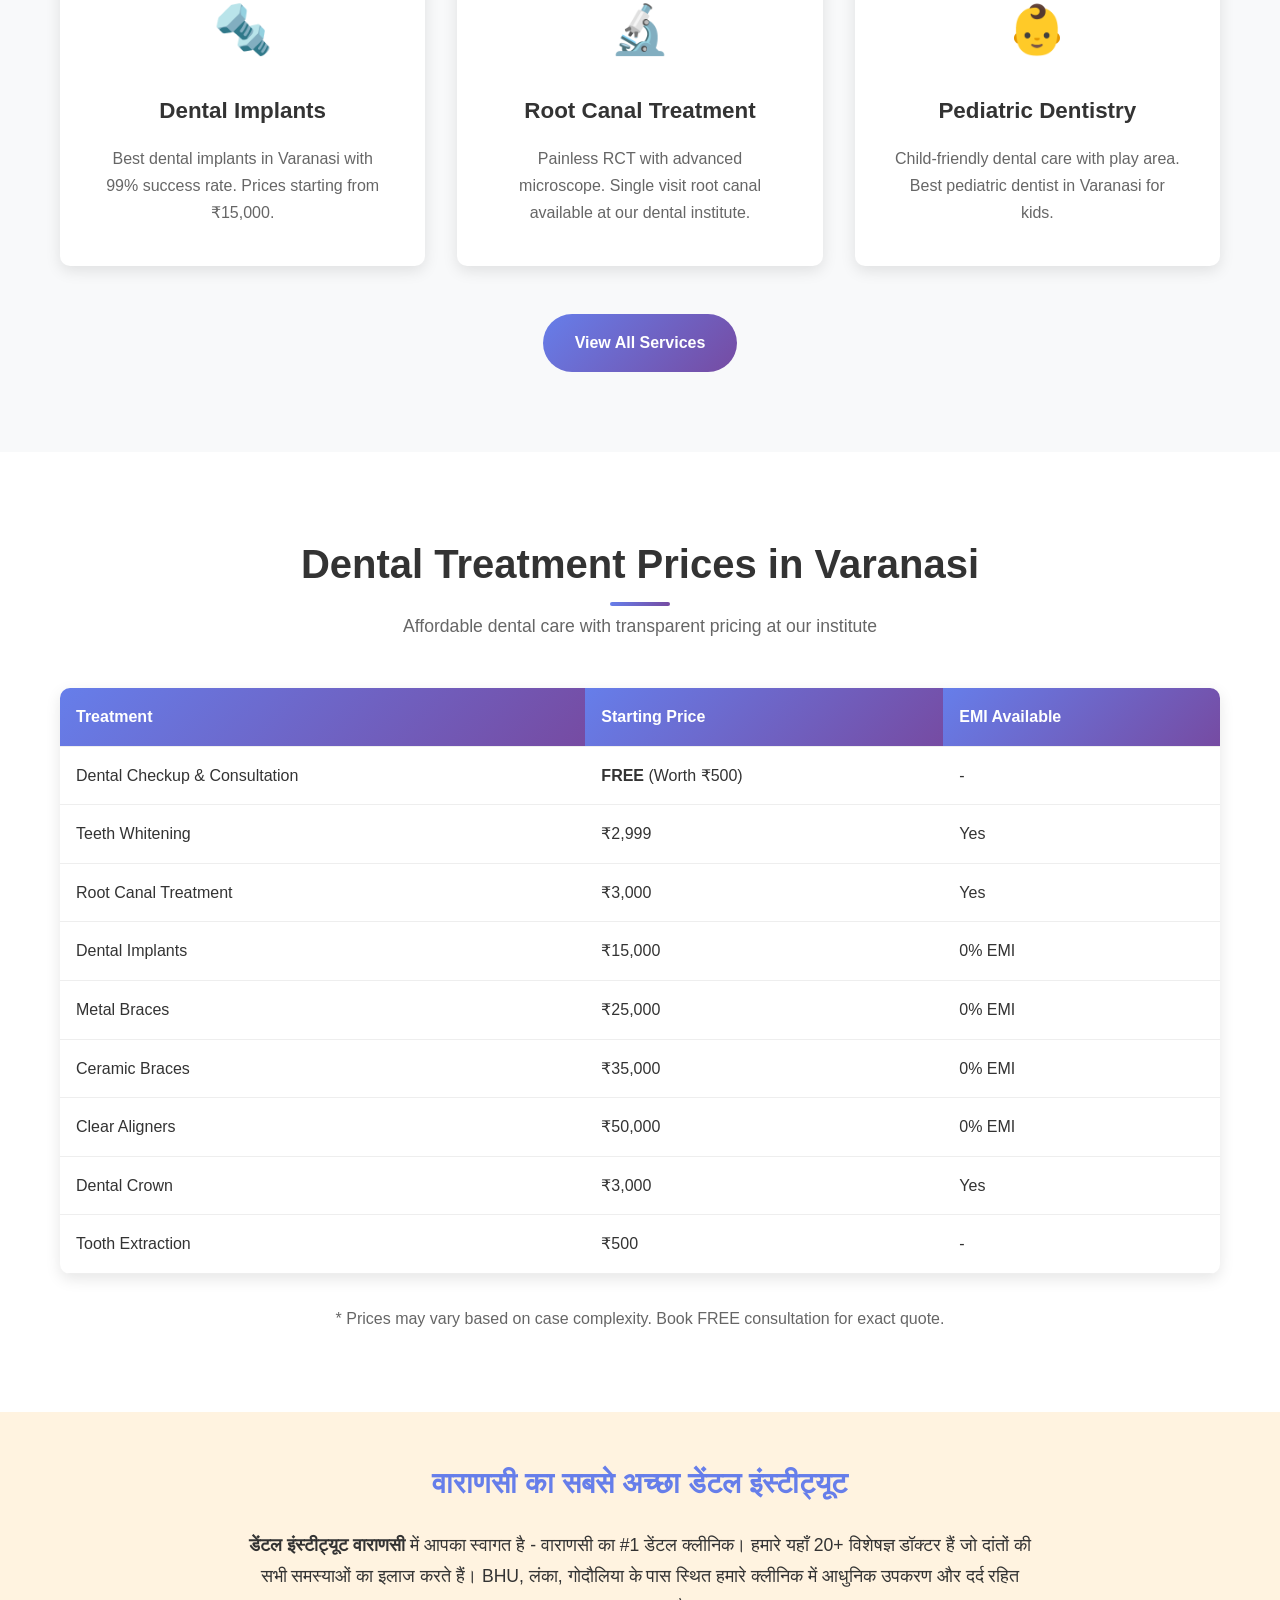
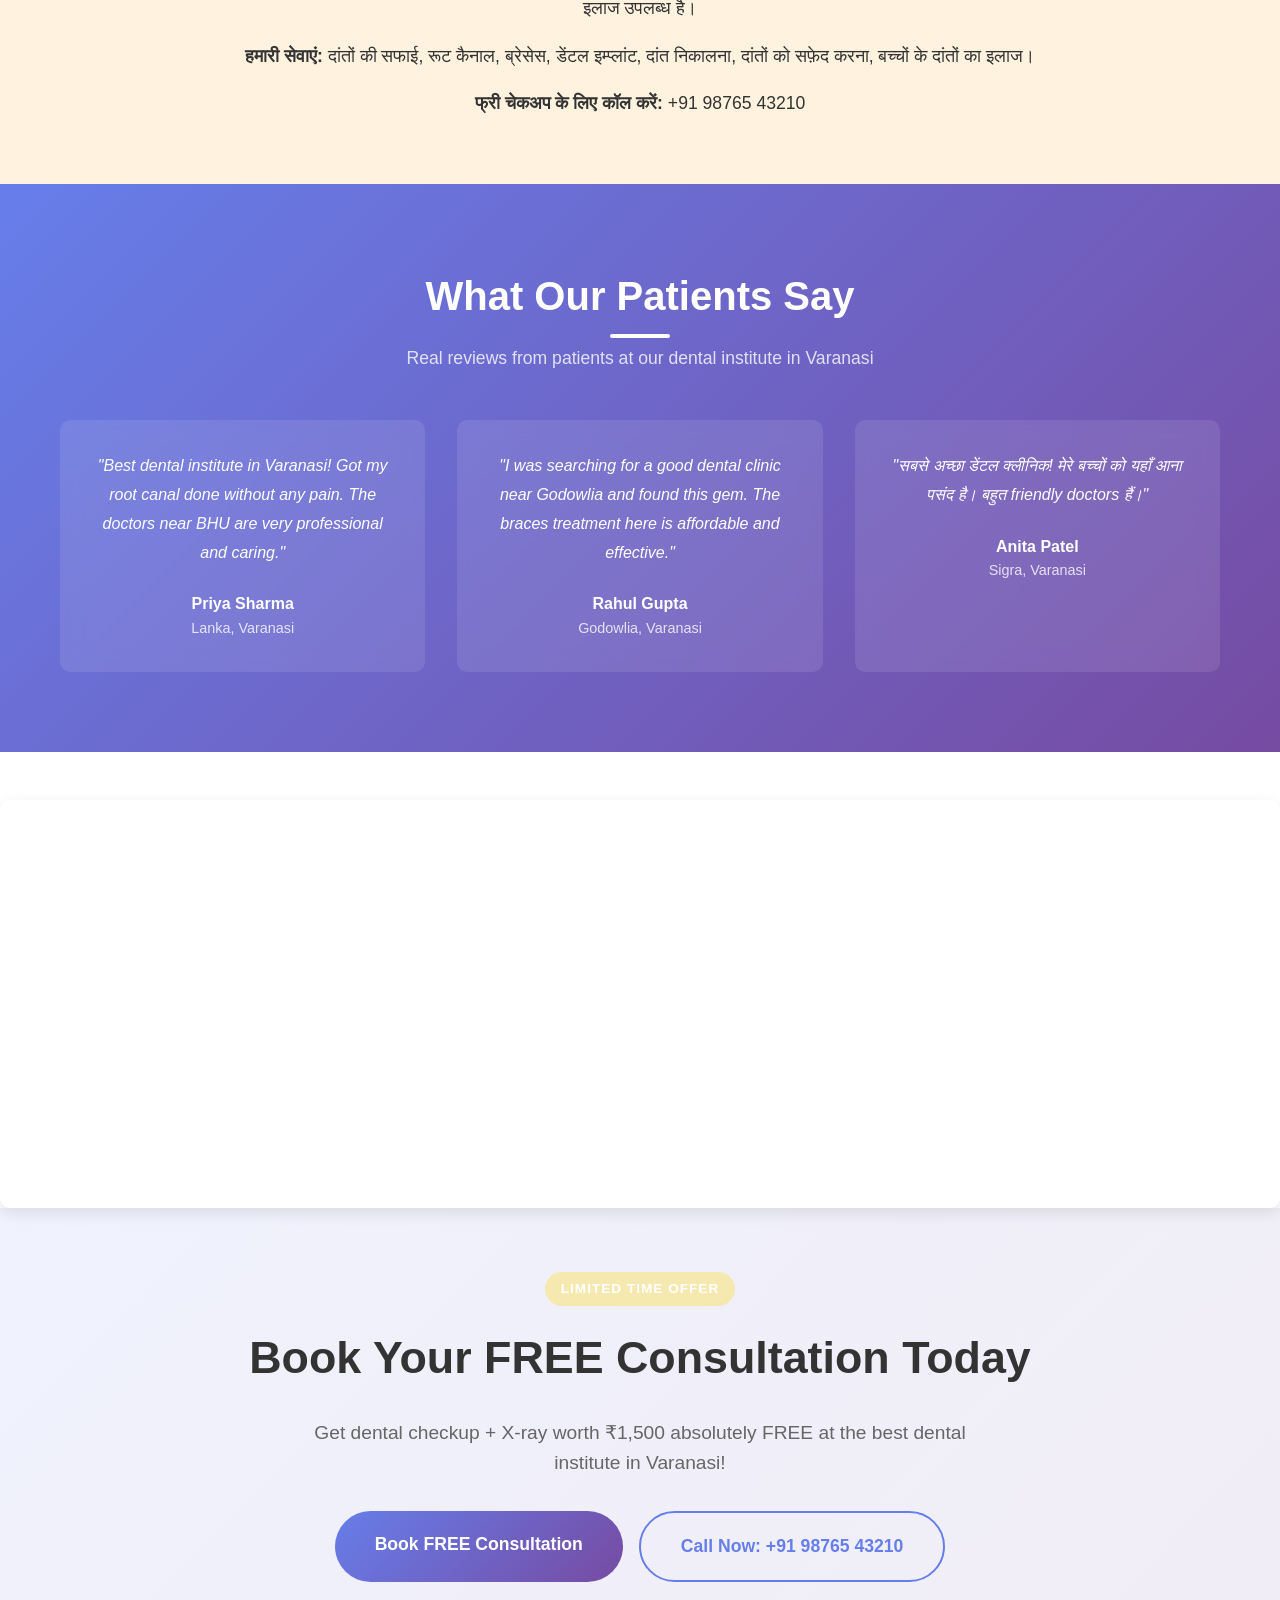
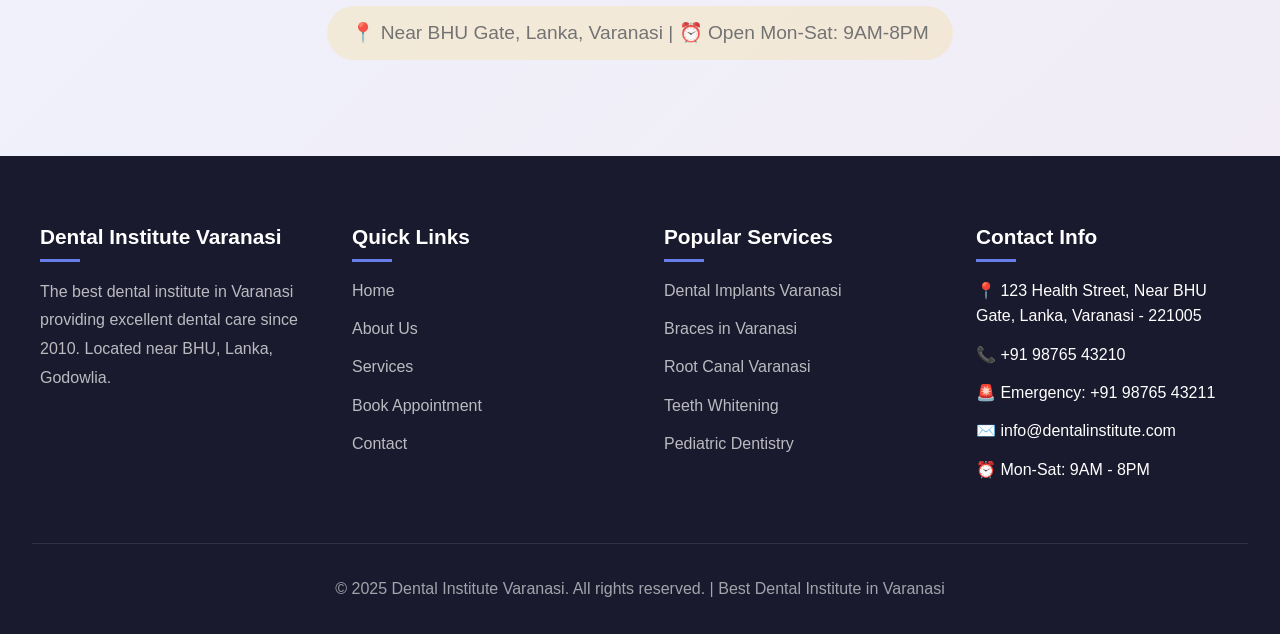
<file: dental-institute-varanasi.html>
<!DOCTYPE html>
<html lang="en" dir="ltr" prefix="og: https://ogp.me/ns#">
<head>
    <meta charset="UTF-8">
    <meta name="viewport" content="width=device-width, initial-scale=1.0">
    <meta name="description" content="Dental Institute Varanasi - Best Dental Institute in Varanasi, UP. #1 rated dental clinic near BHU, Lanka, Godowlia. 20+ specialist dentists, 50,000+ happy patients. Teeth whitening, dental implants, braces, root canal. Book FREE consultation!">
    <meta name="keywords" content="dental institute varanasi, dental institute in varanasi, best dental institute varanasi, dental college varanasi, dental hospital varanasi, dental clinic varanasi, dentist varanasi, dental treatment varanasi, डेंटल इंस्टीट्यूट वाराणसी, दांतों का अस्पताल वाराणसी">
    <meta name="author" content="Dental Institute Varanasi">
    <meta name="robots" content="index, follow, max-image-preview:large, max-snippet:-1, max-video-preview:-1">
    <meta name="googlebot" content="index, follow">
    <link rel="canonical" href="https://ravanneverdies.github.io/laughing-chainsaw/dental-institute-varanasi.html">
    
    <!-- Geo Tags for Local SEO -->
    <meta name="geo.region" content="IN-UP">
    <meta name="geo.placename" content="Varanasi, Uttar Pradesh, India">
    <meta name="geo.position" content="25.2677;82.9913">
    <meta name="ICBM" content="25.2677, 82.9913">
    <meta name="language" content="English, Hindi">
    
    <!-- Open Graph Meta Tags -->
    <meta property="og:title" content="Dental Institute Varanasi - Best Dental Institute in Varanasi | #1 Rated">
    <meta property="og:description" content="Best dental institute in Varanasi near BHU, Lanka, Godowlia. 20+ specialist dentists, 50,000+ patients. Teeth whitening, implants, braces, root canal. Book FREE consultation!">
    <meta property="og:type" content="website">
    <meta property="og:url" content="https://ravanneverdies.github.io/laughing-chainsaw/dental-institute-varanasi.html">
    <meta property="og:image" content="https://ravanneverdies.github.io/laughing-chainsaw/favicon.svg">
    <meta property="og:site_name" content="Dental Institute Varanasi">
    <meta property="og:locale" content="en_IN">
    
    <!-- Twitter Card -->
    <meta name="twitter:card" content="summary_large_image">
    <meta name="twitter:title" content="Dental Institute Varanasi - Best Dental Institute in Varanasi">
    <meta name="twitter:description" content="#1 Dental Institute in Varanasi. 20+ specialists, 50,000+ patients. Book FREE consultation!">
    
    <!-- Schema.org Structured Data -->
    <script type="application/ld+json">
    {
        "@context": "https://schema.org",
        "@type": "Dentist",
        "name": "Dental Institute Varanasi",
        "alternateName": ["Best Dental Institute in Varanasi", "Dental Institute in Varanasi", "डेंटल इंस्टीट्यूट वाराणसी"],
        "description": "Best dental institute in Varanasi offering comprehensive dental care. Located near BHU, Lanka, Godowlia. 20+ specialist dentists, 50,000+ happy patients.",
        "url": "https://ravanneverdies.github.io/laughing-chainsaw/dental-institute-varanasi.html",
        "telephone": "+91-9876543210",
        "email": "info@dentalinstitute.com",
        "address": {
            "@type": "PostalAddress",
            "streetAddress": "123 Health Street, Near BHU Gate, Lanka",
            "addressLocality": "Varanasi",
            "addressRegion": "Uttar Pradesh",
            "postalCode": "221005",
            "addressCountry": "IN"
        },
        "geo": {
            "@type": "GeoCoordinates",
            "latitude": "25.2677",
            "longitude": "82.9913"
        },
        "aggregateRating": {
            "@type": "AggregateRating",
            "ratingValue": "4.9",
            "bestRating": "5",
            "ratingCount": "3500",
            "reviewCount": "2847"
        },
        "priceRange": "₹₹"
    }
    </script>
    
    <!-- Landing Page Schema -->
    <script type="application/ld+json">
    {
        "@context": "https://schema.org",
        "@type": "WebPage",
        "name": "Dental Institute Varanasi - Best Dental Institute in Varanasi",
        "description": "Best dental institute in Varanasi offering comprehensive dental care near BHU, Lanka, Godowlia.",
        "url": "https://ravanneverdies.github.io/laughing-chainsaw/dental-institute-varanasi.html",
        "mainEntity": {
            "@type": "Dentist",
            "name": "Dental Institute Varanasi"
        },
        "breadcrumb": {
            "@type": "BreadcrumbList",
            "itemListElement": [
                {"@type": "ListItem", "position": 1, "name": "Home", "item": "https://ravanneverdies.github.io/laughing-chainsaw/"},
                {"@type": "ListItem", "position": 2, "name": "Dental Institute Varanasi", "item": "https://ravanneverdies.github.io/laughing-chainsaw/dental-institute-varanasi.html"}
            ]
        }
    }
    </script>
    
    <title>Dental Institute Varanasi | Best Dental Institute in Varanasi | #1 Dental Clinic Near BHU Lanka</title>
    <link rel="icon" type="image/svg+xml" href="favicon.svg">
    <link rel="stylesheet" href="css/style.css">
    <style>
        .landing-hero {
            background: linear-gradient(135deg, rgba(102, 126, 234, 0.95) 0%, rgba(118, 75, 162, 0.95) 100%);
            color: white;
            padding: 6rem 2rem;
            text-align: center;
            position: relative;
        }
        .landing-hero h1 {
            font-size: 2.8rem;
            margin-bottom: 1.5rem;
            text-shadow: 2px 2px 4px rgba(0,0,0,0.3);
        }
        .landing-hero h2 {
            font-size: 1.8rem;
            font-weight: 400;
            margin-bottom: 2rem;
            opacity: 0.95;
        }
        .landing-stats {
            display: flex;
            justify-content: center;
            gap: 3rem;
            flex-wrap: wrap;
            margin: 3rem 0;
        }
        .landing-stat {
            text-align: center;
        }
        .landing-stat-number {
            font-size: 3rem;
            font-weight: bold;
            display: block;
        }
        .landing-stat-label {
            font-size: 1rem;
            opacity: 0.9;
        }
        .location-cards {
            display: grid;
            grid-template-columns: repeat(auto-fit, minmax(250px, 1fr));
            gap: 1.5rem;
            margin-top: 2rem;
        }
        .location-card {
            background: white;
            padding: 1.5rem;
            border-radius: 10px;
            box-shadow: 0 5px 15px rgba(0,0,0,0.1);
            text-align: center;
            transition: transform 0.3s ease;
        }
        .location-card:hover {
            transform: translateY(-5px);
        }
        .location-card h4 {
            color: var(--primary-color);
            margin-bottom: 0.5rem;
        }
        .location-card p {
            color: var(--text-light);
            font-size: 0.95rem;
        }
        .why-best {
            background: linear-gradient(135deg, #f8f9fa 0%, #e9ecef 100%);
        }
        .why-grid {
            display: grid;
            grid-template-columns: repeat(auto-fit, minmax(280px, 1fr));
            gap: 2rem;
        }
        .why-item {
            background: white;
            padding: 2rem;
            border-radius: 15px;
            box-shadow: 0 5px 20px rgba(0,0,0,0.08);
            text-align: center;
            border-top: 4px solid var(--primary-color);
        }
        .why-icon {
            font-size: 3rem;
            margin-bottom: 1rem;
        }
        .pricing-table {
            width: 100%;
            border-collapse: collapse;
            margin-top: 2rem;
            background: white;
            border-radius: 10px;
            overflow: hidden;
            box-shadow: 0 5px 15px rgba(0,0,0,0.1);
        }
        .pricing-table th, .pricing-table td {
            padding: 1rem;
            text-align: left;
            border-bottom: 1px solid #eee;
        }
        .pricing-table th {
            background: linear-gradient(135deg, var(--primary-color), var(--secondary-color));
            color: white;
        }
        .pricing-table tr:hover {
            background: #f8f9fa;
        }
        .hindi-section {
            background: #fff3e0;
            padding: 3rem 2rem;
        }
        .hindi-content {
            max-width: 900px;
            margin: 0 auto;
            text-align: center;
        }
        .hindi-content h2 {
            color: var(--primary-color);
            margin-bottom: 1.5rem;
        }
        .hindi-content p {
            font-size: 1.1rem;
            line-height: 1.8;
            color: var(--text-dark);
        }
        .map-section {
            padding: 0;
        }
        .map-container iframe {
            width: 100%;
            height: 400px;
            border: none;
        }
    </style>
</head>
<body>
    <!-- Header -->
    <header>
        <div class="container">
            <h1>Dental Institute Varanasi</h1>
            <p>Best Dental Institute in Varanasi | #1 Dental Clinic Near BHU, Lanka, Godowlia</p>
        </div>
    </header>

    <!-- Navigation -->
    <nav>
        <div class="container">
            <div class="nav-brand">
                <span>Dental</span>Institute
            </div>
            <div class="menu-toggle">
                <span></span>
                <span></span>
                <span></span>
            </div>
            <ul>
                <li><a href="index.html">Home</a></li>
                <li><a href="about.html">About Us</a></li>
                <li><a href="services.html">Services</a></li>
                <li><a href="appointments.html">Book Appointment</a></li>
                <li><a href="contact.html">Contact</a></li>
            </ul>
        </div>
    </nav>

    <!-- Landing Hero -->
    <section class="landing-hero">
        <div class="container">
            <span style="background: rgba(255,255,255,0.2); padding: 0.5rem 1.5rem; border-radius: 50px; display: inline-block; margin-bottom: 1rem;">#1 Rated Dental Institute in Varanasi</span>
            <h1>Best Dental Institute in Varanasi</h1>
            <h2>Premier Dental Care Near BHU, Lanka & Godowlia</h2>
            <p style="max-width: 700px; margin: 0 auto 2rem; font-size: 1.1rem; opacity: 0.95;">
                Welcome to <strong>Dental Institute Varanasi</strong> - the most trusted dental clinic in Varanasi. We offer world-class dental treatments with 20+ specialist dentists and state-of-the-art facilities.
            </p>
            
            <div class="landing-stats">
                <div class="landing-stat">
                    <span class="landing-stat-number">50,000+</span>
                    <span class="landing-stat-label">Happy Patients</span>
                </div>
                <div class="landing-stat">
                    <span class="landing-stat-number">20+</span>
                    <span class="landing-stat-label">Specialist Dentists</span>
                </div>
                <div class="landing-stat">
                    <span class="landing-stat-number">15+</span>
                    <span class="landing-stat-label">Years Experience</span>
                </div>
                <div class="landing-stat">
                    <span class="landing-stat-number">4.9/5</span>
                    <span class="landing-stat-label">Google Rating</span>
                </div>
            </div>
            
            <div class="hero-buttons">
                <a href="appointments.html" class="btn btn-primary btn-pulse" style="background: white; color: var(--primary-color);">Book FREE Consultation</a>
                <a href="tel:+919876543210" class="btn btn-secondary" style="border-color: white; color: white;">Call: +91 98765 43210</a>
            </div>
        </div>
    </section>

    <!-- Location Info -->
    <section class="services">
        <div class="container">
            <div class="section-title">
                <h2>Best Dental Institute Near You in Varanasi</h2>
                <p>Conveniently located and easily accessible from all major areas</p>
            </div>
            <div class="location-cards">
                <div class="location-card">
                    <h4>Near BHU (Banaras Hindu University)</h4>
                    <p>Just 5 minutes from BHU Main Gate. Easy access for students, faculty, and nearby residents.</p>
                </div>
                <div class="location-card">
                    <h4>Near Lanka, Varanasi</h4>
                    <p>Located in the heart of Lanka area. Walking distance from Lanka Chowk.</p>
                </div>
                <div class="location-card">
                    <h4>Near Godowlia, Varanasi</h4>
                    <p>15 minutes from Godowlia market. Regular auto and bus connectivity available.</p>
                </div>
                <div class="location-card">
                    <h4>Near Assi Ghat</h4>
                    <p>10 minutes from Assi Ghat. Convenient for tourists and local residents.</p>
                </div>
                <div class="location-card">
                    <h4>Near Sigra, Varanasi</h4>
                    <p>Easy access from Sigra area. Multiple transport options available.</p>
                </div>
                <div class="location-card">
                    <h4>Near Varanasi Cantt</h4>
                    <p>20 minutes from Varanasi Railway Station. Perfect for outstation patients.</p>
                </div>
            </div>
        </div>
    </section>

    <!-- Why Best Dental Institute -->
    <section class="why-best">
        <div class="container">
            <div class="section-title">
                <h2>Why We Are the Best Dental Institute in Varanasi</h2>
                <p>Experience the difference of quality dental care</p>
            </div>
            <div class="why-grid">
                <div class="why-item">
                    <div class="why-icon">👨‍⚕️</div>
                    <h3>20+ Specialist Dentists</h3>
                    <p>Team of highly qualified dentists including MDS specialists in Orthodontics, Prosthodontics, Endodontics, and Oral Surgery.</p>
                </div>
                <div class="why-item">
                    <div class="why-icon">🏥</div>
                    <h3>State-of-the-Art Facility</h3>
                    <p>Modern dental equipment including Digital X-rays, 3D CBCT Scan, CAD/CAM technology, and sterilized instruments.</p>
                </div>
                <div class="why-item">
                    <div class="why-icon">💉</div>
                    <h3>Painless Treatments</h3>
                    <p>Advanced anesthesia techniques and sedation dentistry for anxiety-free, comfortable dental procedures.</p>
                </div>
                <div class="why-item">
                    <div class="why-icon">💰</div>
                    <h3>Affordable Pricing</h3>
                    <p>Transparent pricing with no hidden costs. 0% EMI options and all major insurance accepted.</p>
                </div>
                <div class="why-item">
                    <div class="why-icon">🕐</div>
                    <h3>24/7 Emergency Care</h3>
                    <p>Round-the-clock emergency dental services. Call +91-98765-43211 for immediate assistance.</p>
                </div>
                <div class="why-item">
                    <div class="why-icon">⭐</div>
                    <h3>4.9/5 Google Rating</h3>
                    <p>Highest rated dental institute in Varanasi with 3500+ positive reviews from satisfied patients.</p>
                </div>
            </div>
        </div>
    </section>

    <!-- Services at Our Dental Institute -->
    <section class="services">
        <div class="container">
            <div class="section-title">
                <h2>Dental Services at Our Institute in Varanasi</h2>
                <p>Comprehensive dental care under one roof</p>
            </div>
            <div class="service-grid">
                <div class="service-card">
                    <div class="service-icon">🦷</div>
                    <h3>General Dentistry</h3>
                    <p>Checkups, cleanings, fillings, extractions, and preventive care at the best dental clinic in Varanasi.</p>
                </div>
                <div class="service-card">
                    <div class="service-icon">😁</div>
                    <h3>Orthodontics (Braces)</h3>
                    <p>Metal braces, ceramic braces, and clear aligners by top orthodontists in Varanasi.</p>
                </div>
                <div class="service-card">
                    <div class="service-icon">✨</div>
                    <h3>Teeth Whitening</h3>
                    <p>Professional teeth whitening treatment starting from ₹2,999. Get a brighter smile today!</p>
                </div>
                <div class="service-card">
                    <div class="service-icon">🔩</div>
                    <h3>Dental Implants</h3>
                    <p>Best dental implants in Varanasi with 99% success rate. Prices starting from ₹15,000.</p>
                </div>
                <div class="service-card">
                    <div class="service-icon">🔬</div>
                    <h3>Root Canal Treatment</h3>
                    <p>Painless RCT with advanced microscope. Single visit root canal available at our dental institute.</p>
                </div>
                <div class="service-card">
                    <div class="service-icon">👶</div>
                    <h3>Pediatric Dentistry</h3>
                    <p>Child-friendly dental care with play area. Best pediatric dentist in Varanasi for kids.</p>
                </div>
            </div>
            <div class="text-center mt-3">
                <a href="services.html" class="btn btn-primary">View All Services</a>
            </div>
        </div>
    </section>

    <!-- Pricing Section -->
    <section class="about">
        <div class="container">
            <div class="section-title">
                <h2>Dental Treatment Prices in Varanasi</h2>
                <p>Affordable dental care with transparent pricing at our institute</p>
            </div>
            <table class="pricing-table">
                <thead>
                    <tr>
                        <th>Treatment</th>
                        <th>Starting Price</th>
                        <th>EMI Available</th>
                    </tr>
                </thead>
                <tbody>
                    <tr>
                        <td>Dental Checkup & Consultation</td>
                        <td><strong>FREE</strong> (Worth ₹500)</td>
                        <td>-</td>
                    </tr>
                    <tr>
                        <td>Teeth Whitening</td>
                        <td>₹2,999</td>
                        <td>Yes</td>
                    </tr>
                    <tr>
                        <td>Root Canal Treatment</td>
                        <td>₹3,000</td>
                        <td>Yes</td>
                    </tr>
                    <tr>
                        <td>Dental Implants</td>
                        <td>₹15,000</td>
                        <td>0% EMI</td>
                    </tr>
                    <tr>
                        <td>Metal Braces</td>
                        <td>₹25,000</td>
                        <td>0% EMI</td>
                    </tr>
                    <tr>
                        <td>Ceramic Braces</td>
                        <td>₹35,000</td>
                        <td>0% EMI</td>
                    </tr>
                    <tr>
                        <td>Clear Aligners</td>
                        <td>₹50,000</td>
                        <td>0% EMI</td>
                    </tr>
                    <tr>
                        <td>Dental Crown</td>
                        <td>₹3,000</td>
                        <td>Yes</td>
                    </tr>
                    <tr>
                        <td>Tooth Extraction</td>
                        <td>₹500</td>
                        <td>-</td>
                    </tr>
                </tbody>
            </table>
            <p class="text-center mt-2" style="color: var(--text-light);">* Prices may vary based on case complexity. Book FREE consultation for exact quote.</p>
        </div>
    </section>

    <!-- Hindi Section for Local SEO -->
    <section class="hindi-section">
        <div class="hindi-content">
            <h2>वाराणसी का सबसे अच्छा डेंटल इंस्टीट्यूट</h2>
            <p>
                <strong>डेंटल इंस्टीट्यूट वाराणसी</strong> में आपका स्वागत है - वाराणसी का #1 डेंटल क्लीनिक। 
                हमारे यहाँ 20+ विशेषज्ञ डॉक्टर हैं जो दांतों की सभी समस्याओं का इलाज करते हैं। 
                BHU, लंका, गोदौलिया के पास स्थित हमारे क्लीनिक में आधुनिक उपकरण और दर्द रहित इलाज उपलब्ध है।
            </p>
            <p style="margin-top: 1rem;">
                <strong>हमारी सेवाएं:</strong> दांतों की सफाई, रूट कैनाल, ब्रेसेस, डेंटल इम्प्लांट, दांत निकालना, 
                दांतों को सफ़ेद करना, बच्चों के दांतों का इलाज।
            </p>
            <p style="margin-top: 1rem;">
                <strong>फ्री चेकअप के लिए कॉल करें:</strong> +91 98765 43210
            </p>
        </div>
    </section>

    <!-- Testimonials -->
    <section class="testimonials">
        <div class="container">
            <div class="section-title">
                <h2>What Our Patients Say</h2>
                <p>Real reviews from patients at our dental institute in Varanasi</p>
            </div>
            <div class="testimonial-grid">
                <div class="testimonial-card">
                    <p>"Best dental institute in Varanasi! Got my root canal done without any pain. The doctors near BHU are very professional and caring."</p>
                    <div class="testimonial-author">Priya Sharma</div>
                    <div class="testimonial-role">Lanka, Varanasi</div>
                </div>
                <div class="testimonial-card">
                    <p>"I was searching for a good dental clinic near Godowlia and found this gem. The braces treatment here is affordable and effective."</p>
                    <div class="testimonial-author">Rahul Gupta</div>
                    <div class="testimonial-role">Godowlia, Varanasi</div>
                </div>
                <div class="testimonial-card">
                    <p>"सबसे अच्छा डेंटल क्लीनिक! मेरे बच्चों को यहाँ आना पसंद है। बहुत friendly doctors हैं।"</p>
                    <div class="testimonial-author">Anita Patel</div>
                    <div class="testimonial-role">Sigra, Varanasi</div>
                </div>
            </div>
        </div>
    </section>

    <!-- Map Section -->
    <section class="map-section">
        <div class="map-container">
            <iframe 
                src="https://www.google.com/maps/embed?pb=!1m18!1m12!1m3!1d3606.5755424477897!2d82.98907731501855!3d25.26771768386513!2m3!1f0!2f0!3f0!3m2!1i1024!2i768!4f13.1!3m3!1m2!1s0x0%3A0x0!2zMjXCsDE2JzAzLjgiTiA4MsKwNTknMjguOCJF!5e0!3m2!1sen!2sin!4v1234567890!5m2!1sen!2sin" 
                allowfullscreen="" 
                loading="lazy" 
                referrerpolicy="no-referrer-when-downgrade"
                title="Dental Institute Varanasi Location Map">
            </iframe>
        </div>
    </section>

    <!-- CTA Section -->
    <section class="hero cta-section" style="min-height: auto; padding: 4rem 2rem;">
        <div class="cta-badge">Limited Time Offer</div>
        <h2>Book Your FREE Consultation Today</h2>
        <p>Get dental checkup + X-ray worth ₹1,500 absolutely FREE at the best dental institute in Varanasi!</p>
        <div class="hero-buttons">
            <a href="appointments.html" class="btn btn-primary btn-pulse btn-large">Book FREE Consultation</a>
            <a href="tel:+919876543210" class="btn btn-secondary btn-large">Call Now: +91 98765 43210</a>
        </div>
        <p class="cta-urgency">📍 Near BHU Gate, Lanka, Varanasi | ⏰ Open Mon-Sat: 9AM-8PM</p>
    </section>

    <!-- Footer -->
    <footer>
        <div class="footer-content">
            <div class="footer-section">
                <h3>Dental Institute Varanasi</h3>
                <p>The best dental institute in Varanasi providing excellent dental care since 2010. Located near BHU, Lanka, Godowlia.</p>
            </div>
            <div class="footer-section">
                <h3>Quick Links</h3>
                <ul>
                    <li><a href="index.html">Home</a></li>
                    <li><a href="about.html">About Us</a></li>
                    <li><a href="services.html">Services</a></li>
                    <li><a href="appointments.html">Book Appointment</a></li>
                    <li><a href="contact.html">Contact</a></li>
                </ul>
            </div>
            <div class="footer-section">
                <h3>Popular Services</h3>
                <ul>
                    <li><a href="services.html">Dental Implants Varanasi</a></li>
                    <li><a href="services.html">Braces in Varanasi</a></li>
                    <li><a href="services.html">Root Canal Varanasi</a></li>
                    <li><a href="services.html">Teeth Whitening</a></li>
                    <li><a href="services.html">Pediatric Dentistry</a></li>
                </ul>
            </div>
            <div class="footer-section">
                <h3>Contact Info</h3>
                <ul>
                    <li>📍 123 Health Street, Near BHU Gate, Lanka, Varanasi - 221005</li>
                    <li>📞 +91 98765 43210</li>
                    <li>🚨 Emergency: +91 98765 43211</li>
                    <li>✉️ info@dentalinstitute.com</li>
                    <li>⏰ Mon-Sat: 9AM - 8PM</li>
                </ul>
            </div>
        </div>
        <div class="footer-bottom">
            <p>&copy; 2025 Dental Institute Varanasi. All rights reserved. | Best Dental Institute in Varanasi</p>
        </div>
    </footer>

    <script src="js/script.js"></script>
</body>
</html>
</file>
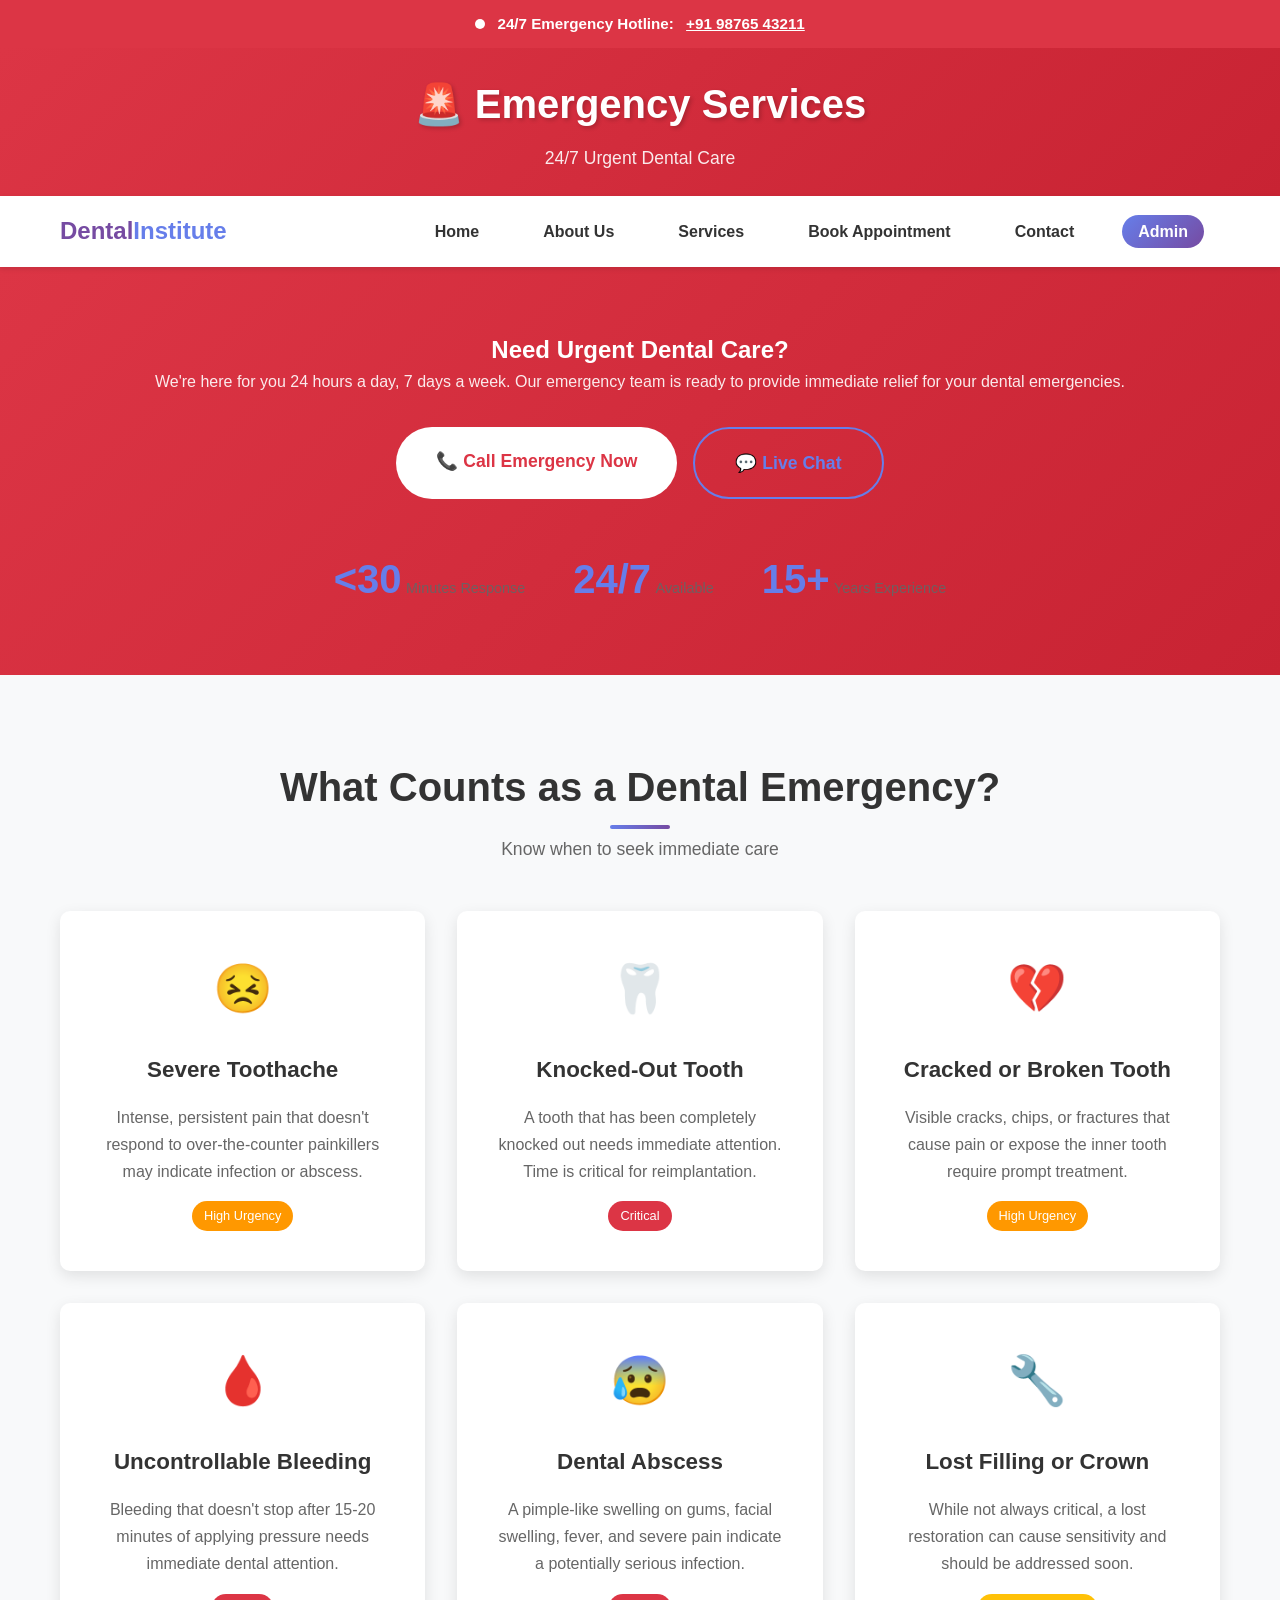
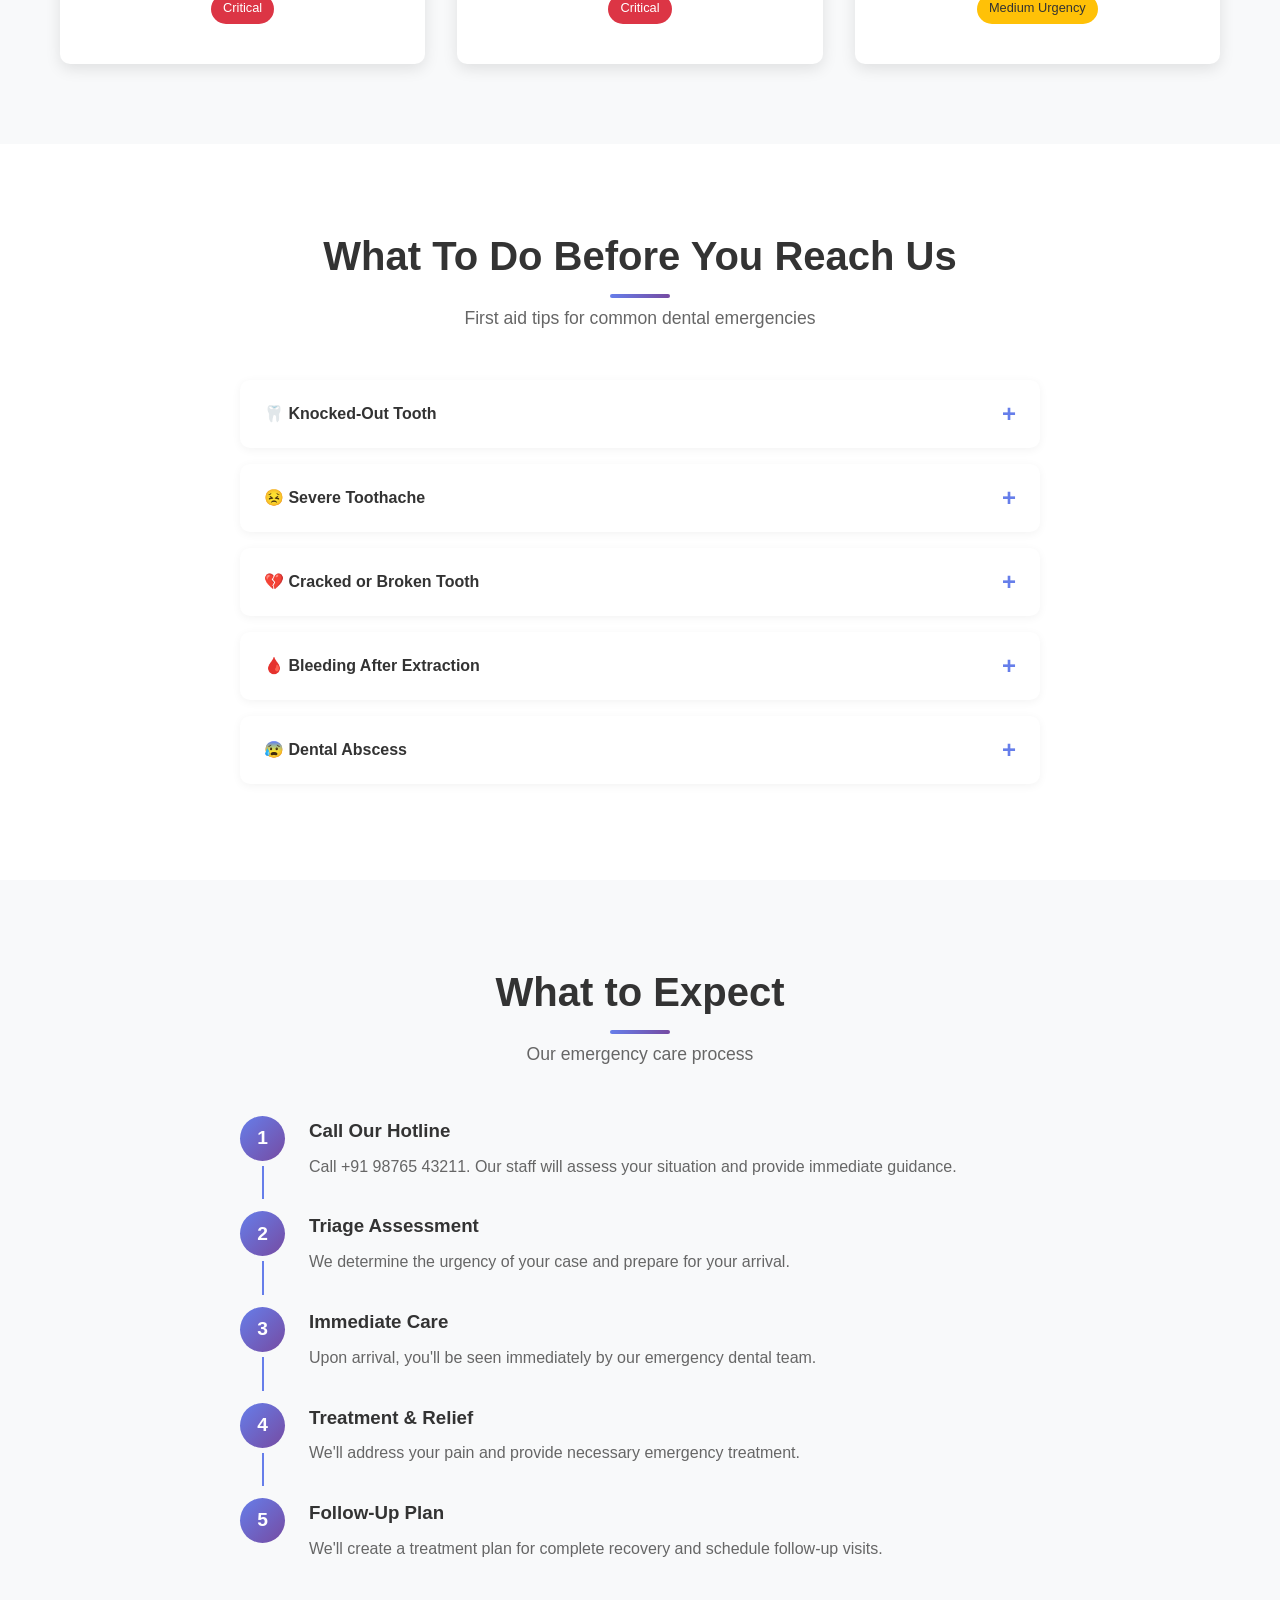
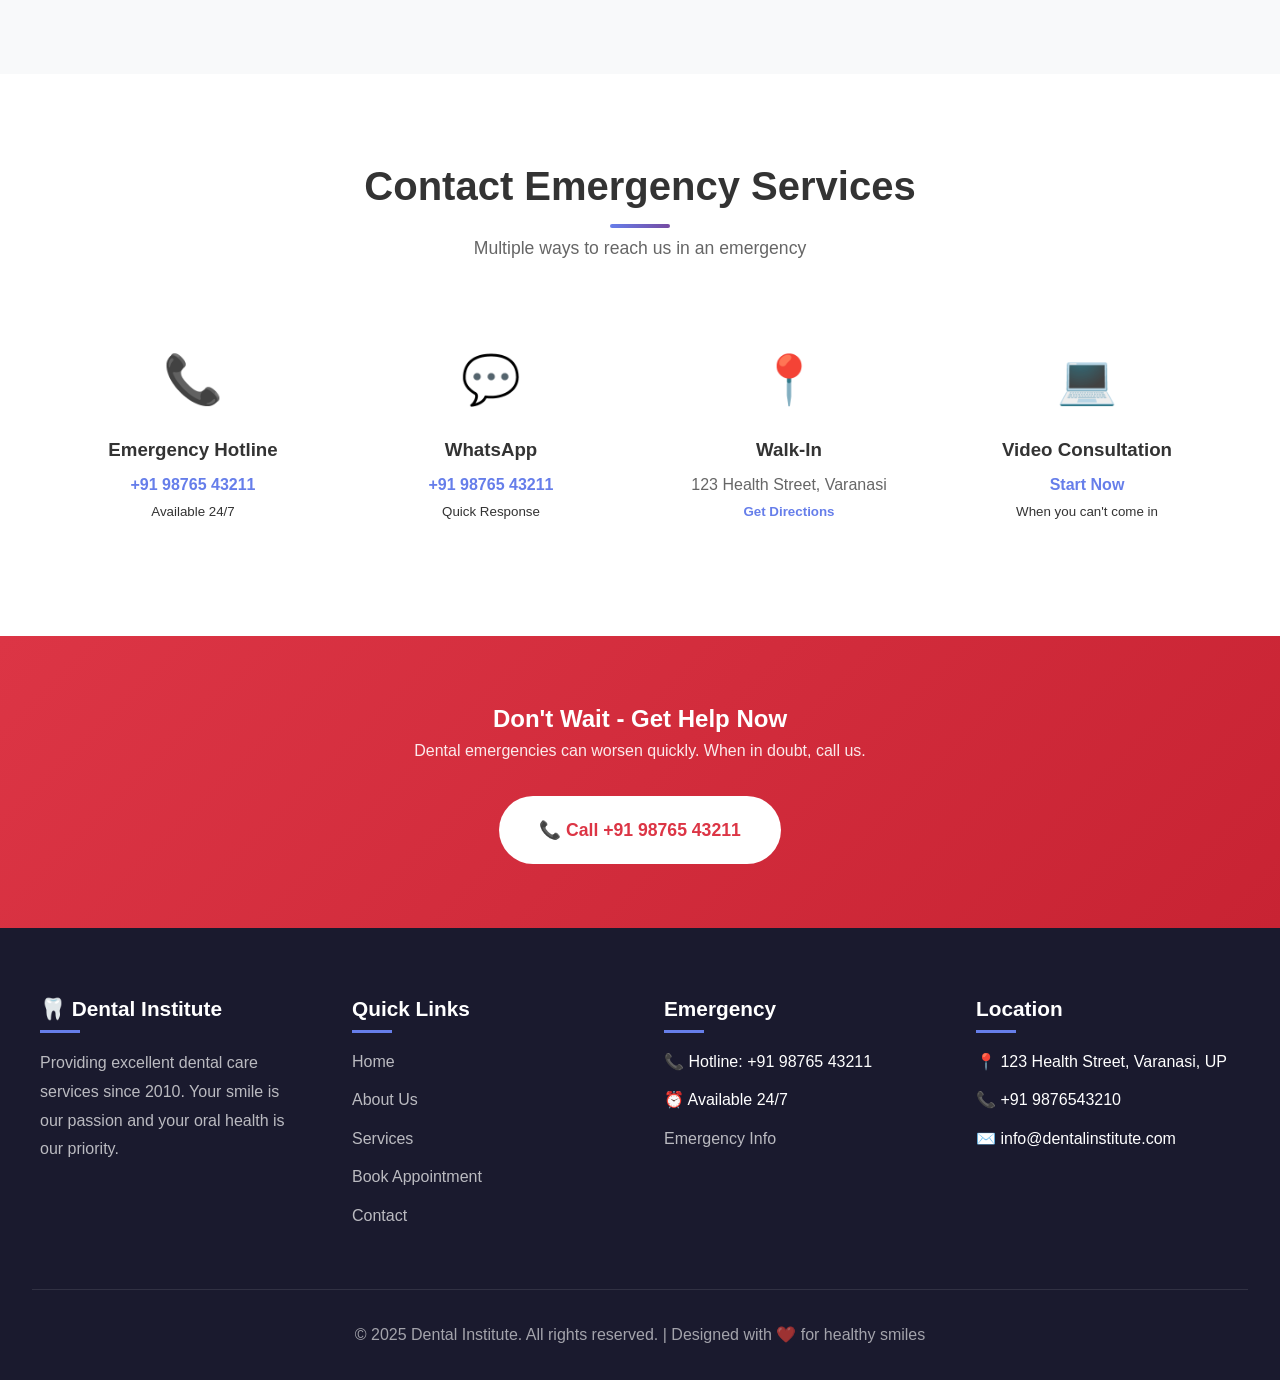
<file: emergency.html>
<!DOCTYPE html>
<html lang="en">
<head>
    <meta charset="UTF-8">
    <meta name="viewport" content="width=device-width, initial-scale=1.0">
    <meta name="description" content="24/7 Emergency Tooth Doctor Varanasi | Dental Institute Emergency Services. Immediate care for dental trauma, severe toothache, broken teeth. Call +91 98765 43211 now!">
    <meta name="keywords" content="emergency tooth doctor Varanasi, 24/7 dental care Varanasi, dental emergency Varanasi, severe toothache Varanasi, dental trauma Varanasi, emergency dentist near me Varanasi, दांतों की इमरजेंसी वाराणसी">
    <title>24/7 Emergency Tooth Doctor Varanasi | Dental Institute Emergency Services</title>
    <link rel="icon" type="image/svg+xml" href="favicon.svg">
    <link rel="stylesheet" href="css/style.css">
</head>
<body>
    <!-- Emergency Banner -->
    <div class="emergency-banner">
        <div class="container">
            <span class="emergency-pulse"></span>
            <strong>24/7 Emergency Hotline:</strong>
            <a href="tel:+919876543211">+91 98765 43211</a>
        </div>
    </div>

    <!-- Header -->
    <header class="emergency-header">
        <div class="container">
            <h1>🚨 Emergency Services</h1>
            <p>24/7 Urgent Dental Care</p>
        </div>
    </header>

    <!-- Navigation -->
    <nav>
        <div class="container">
            <div class="nav-brand">
                <span>Dental</span>Institute
            </div>
            <div class="menu-toggle">
                <span></span>
                <span></span>
                <span></span>
            </div>
            <ul>
                <li><a href="index.html">Home</a></li>
                <li><a href="about.html">About Us</a></li>
                <li><a href="services.html">Services</a></li>
                <li><a href="appointments.html">Book Appointment</a></li>
                <li><a href="contact.html">Contact</a></li>
                <li><a href="admin.html" class="admin-link">Admin</a></li>
            </ul>
        </div>
    </nav>

    <!-- Emergency Hero -->
    <section class="emergency-hero">
        <div class="container">
            <div class="emergency-hero-content">
                <h2>Need Urgent Dental Care?</h2>
                <p>We're here for you 24 hours a day, 7 days a week. Our emergency team is ready to provide immediate relief for your dental emergencies.</p>
                <div class="emergency-cta">
                    <a href="tel:+919876543211" class="btn btn-emergency btn-lg">
                        📞 Call Emergency Now
                    </a>
                    <a href="#" onclick="openLiveChat()" class="btn btn-secondary btn-lg">
                        💬 Live Chat
                    </a>
                </div>
            </div>
            <div class="emergency-stats">
                <div class="emergency-stat">
                    <span class="stat-number">&lt;30</span>
                    <span class="stat-label">Minutes Response</span>
                </div>
                <div class="emergency-stat">
                    <span class="stat-number">24/7</span>
                    <span class="stat-label">Available</span>
                </div>
                <div class="emergency-stat">
                    <span class="stat-number">15+</span>
                    <span class="stat-label">Years Experience</span>
                </div>
            </div>
        </div>
    </section>

    <!-- What Is Emergency -->
    <section class="services">
        <div class="container">
            <div class="section-title">
                <h2>What Counts as a Dental Emergency?</h2>
                <p>Know when to seek immediate care</p>
            </div>
            <div class="service-grid">
                <div class="service-card emergency-card animate-on-scroll">
                    <div class="service-icon">😣</div>
                    <h3>Severe Toothache</h3>
                    <p>Intense, persistent pain that doesn't respond to over-the-counter painkillers may indicate infection or abscess.</p>
                    <span class="urgency-badge high">High Urgency</span>
                </div>
                <div class="service-card emergency-card animate-on-scroll">
                    <div class="service-icon">🦷</div>
                    <h3>Knocked-Out Tooth</h3>
                    <p>A tooth that has been completely knocked out needs immediate attention. Time is critical for reimplantation.</p>
                    <span class="urgency-badge critical">Critical</span>
                </div>
                <div class="service-card emergency-card animate-on-scroll">
                    <div class="service-icon">💔</div>
                    <h3>Cracked or Broken Tooth</h3>
                    <p>Visible cracks, chips, or fractures that cause pain or expose the inner tooth require prompt treatment.</p>
                    <span class="urgency-badge high">High Urgency</span>
                </div>
                <div class="service-card emergency-card animate-on-scroll">
                    <div class="service-icon">🩸</div>
                    <h3>Uncontrollable Bleeding</h3>
                    <p>Bleeding that doesn't stop after 15-20 minutes of applying pressure needs immediate dental attention.</p>
                    <span class="urgency-badge critical">Critical</span>
                </div>
                <div class="service-card emergency-card animate-on-scroll">
                    <div class="service-icon">😰</div>
                    <h3>Dental Abscess</h3>
                    <p>A pimple-like swelling on gums, facial swelling, fever, and severe pain indicate a potentially serious infection.</p>
                    <span class="urgency-badge critical">Critical</span>
                </div>
                <div class="service-card emergency-card animate-on-scroll">
                    <div class="service-icon">🔧</div>
                    <h3>Lost Filling or Crown</h3>
                    <p>While not always critical, a lost restoration can cause sensitivity and should be addressed soon.</p>
                    <span class="urgency-badge medium">Medium Urgency</span>
                </div>
            </div>
        </div>
    </section>

    <!-- First Aid Tips -->
    <section class="about">
        <div class="container">
            <div class="section-title">
                <h2>What To Do Before You Reach Us</h2>
                <p>First aid tips for common dental emergencies</p>
            </div>
            
            <div class="first-aid-accordion">
                <div class="accordion-item">
                    <button class="accordion-header">
                        <span>🦷 Knocked-Out Tooth</span>
                        <span class="accordion-icon">+</span>
                    </button>
                    <div class="accordion-content">
                        <ol>
                            <li>Pick up the tooth by the crown (white part), not the root</li>
                            <li>Gently rinse with water if dirty (don't scrub or remove tissue)</li>
                            <li>Try to place the tooth back in the socket if possible</li>
                            <li>If not, keep it moist in milk or saliva</li>
                            <li>Seek emergency care within 30 minutes for best results</li>
                        </ol>
                    </div>
                </div>
                
                <div class="accordion-item">
                    <button class="accordion-header">
                        <span>😣 Severe Toothache</span>
                        <span class="accordion-icon">+</span>
                    </button>
                    <div class="accordion-content">
                        <ol>
                            <li>Rinse your mouth with warm salt water</li>
                            <li>Gently floss to remove any trapped food</li>
                            <li>Apply a cold compress to the outside of your cheek</li>
                            <li>Take over-the-counter pain medication if not allergic</li>
                            <li>Avoid hot, cold, or sweet foods and drinks</li>
                        </ol>
                    </div>
                </div>
                
                <div class="accordion-item">
                    <button class="accordion-header">
                        <span>💔 Cracked or Broken Tooth</span>
                        <span class="accordion-icon">+</span>
                    </button>
                    <div class="accordion-content">
                        <ol>
                            <li>Save any broken pieces if possible</li>
                            <li>Rinse your mouth with warm water</li>
                            <li>Apply a cold compress to reduce swelling</li>
                            <li>Cover sharp edges with dental wax or sugarless gum</li>
                            <li>Avoid chewing on that side of your mouth</li>
                        </ol>
                    </div>
                </div>
                
                <div class="accordion-item">
                    <button class="accordion-header">
                        <span>🩸 Bleeding After Extraction</span>
                        <span class="accordion-icon">+</span>
                    </button>
                    <div class="accordion-content">
                        <ol>
                            <li>Bite firmly on a clean gauze pad for 30-45 minutes</li>
                            <li>Don't rinse, spit, or use straws for 24 hours</li>
                            <li>Avoid smoking and alcohol</li>
                            <li>Keep your head elevated when lying down</li>
                            <li>If bleeding persists, call us immediately</li>
                        </ol>
                    </div>
                </div>
                
                <div class="accordion-item">
                    <button class="accordion-header">
                        <span>😰 Dental Abscess</span>
                        <span class="accordion-icon">+</span>
                    </button>
                    <div class="accordion-content">
                        <ol>
                            <li>This is a serious infection - seek care immediately</li>
                            <li>Rinse with mild salt water to draw pus toward surface</li>
                            <li>Do NOT pop or squeeze the abscess</li>
                            <li>Take pain medication as directed</li>
                            <li>Watch for signs of spreading infection (fever, difficulty breathing)</li>
                        </ol>
                    </div>
                </div>
            </div>
        </div>
    </section>

    <!-- Emergency Process -->
    <section class="services">
        <div class="container">
            <div class="section-title">
                <h2>What to Expect</h2>
                <p>Our emergency care process</p>
            </div>
            
            <div class="process-timeline">
                <div class="process-step">
                    <div class="step-number">1</div>
                    <div class="step-content">
                        <h3>Call Our Hotline</h3>
                        <p>Call +91 98765 43211. Our staff will assess your situation and provide immediate guidance.</p>
                    </div>
                </div>
                <div class="process-step">
                    <div class="step-number">2</div>
                    <div class="step-content">
                        <h3>Triage Assessment</h3>
                        <p>We determine the urgency of your case and prepare for your arrival.</p>
                    </div>
                </div>
                <div class="process-step">
                    <div class="step-number">3</div>
                    <div class="step-content">
                        <h3>Immediate Care</h3>
                        <p>Upon arrival, you'll be seen immediately by our emergency dental team.</p>
                    </div>
                </div>
                <div class="process-step">
                    <div class="step-number">4</div>
                    <div class="step-content">
                        <h3>Treatment & Relief</h3>
                        <p>We'll address your pain and provide necessary emergency treatment.</p>
                    </div>
                </div>
                <div class="process-step">
                    <div class="step-number">5</div>
                    <div class="step-content">
                        <h3>Follow-Up Plan</h3>
                        <p>We'll create a treatment plan for complete recovery and schedule follow-up visits.</p>
                    </div>
                </div>
            </div>
        </div>
    </section>

    <!-- Emergency Contact Cards -->
    <section class="features">
        <div class="container">
            <div class="section-title">
                <h2>Contact Emergency Services</h2>
                <p>Multiple ways to reach us in an emergency</p>
            </div>
            <div class="features-grid">
                <div class="feature-item emergency-contact">
                    <div class="feature-icon">📞</div>
                    <h3>Emergency Hotline</h3>
                    <p><a href="tel:+919876543211">+91 98765 43211</a></p>
                    <small>Available 24/7</small>
                </div>
                <div class="feature-item emergency-contact">
                    <div class="feature-icon">💬</div>
                    <h3>WhatsApp</h3>
                    <p><a href="https://wa.me/919876543211">+91 98765 43211</a></p>
                    <small>Quick Response</small>
                </div>
                <div class="feature-item emergency-contact">
                    <div class="feature-icon">📍</div>
                    <h3>Walk-In</h3>
                    <p>123 Health Street, Varanasi</p>
                    <small><a href="#" onclick="getDirections()">Get Directions</a></small>
                </div>
                <div class="feature-item emergency-contact">
                    <div class="feature-icon">💻</div>
                    <h3>Video Consultation</h3>
                    <p><a href="virtual-consultation.html">Start Now</a></p>
                    <small>When you can't come in</small>
                </div>
            </div>
        </div>
    </section>

    <!-- CTA -->
    <section class="emergency-hero" style="padding: 4rem 2rem;">
        <div class="container">
            <h2>Don't Wait - Get Help Now</h2>
            <p>Dental emergencies can worsen quickly. When in doubt, call us.</p>
            <div class="emergency-cta">
                <a href="tel:+919876543211" class="btn btn-emergency btn-lg">
                    📞 Call +91 98765 43211
                </a>
            </div>
        </div>
    </section>

    <!-- Footer -->
    <footer>
        <div class="footer-content">
            <div class="footer-section">
                <h3>🦷 Dental Institute</h3>
                <p>Providing excellent dental care services since 2010. Your smile is our passion and your oral health is our priority.</p>
            </div>
            <div class="footer-section">
                <h3>Quick Links</h3>
                <ul>
                    <li><a href="index.html">Home</a></li>
                    <li><a href="about.html">About Us</a></li>
                    <li><a href="services.html">Services</a></li>
                    <li><a href="appointments.html">Book Appointment</a></li>
                    <li><a href="contact.html">Contact</a></li>
                </ul>
            </div>
            <div class="footer-section">
                <h3>Emergency</h3>
                <ul>
                    <li>📞 Hotline: +91 98765 43211</li>
                    <li>⏰ Available 24/7</li>
                    <li><a href="emergency.html">Emergency Info</a></li>
                </ul>
            </div>
            <div class="footer-section">
                <h3>Location</h3>
                <ul>
                    <li>📍 123 Health Street, Varanasi, UP</li>
                    <li>📞 +91 9876543210</li>
                    <li>✉️ info@dentalinstitute.com</li>
                </ul>
            </div>
        </div>
        <div class="footer-bottom">
            <p>&copy; 2025 Dental Institute. All rights reserved. | Designed with ❤️ for healthy smiles</p>
        </div>
    </footer>

    <script src="js/script.js"></script>
    <script>
        // Accordion functionality
        document.querySelectorAll('.accordion-header').forEach(header => {
            header.addEventListener('click', function() {
                const item = this.parentElement;
                const content = this.nextElementSibling;
                const icon = this.querySelector('.accordion-icon');
                
                // Close all other items
                document.querySelectorAll('.accordion-item').forEach(i => {
                    if (i !== item) {
                        i.classList.remove('active');
                        i.querySelector('.accordion-content').style.maxHeight = null;
                        i.querySelector('.accordion-icon').textContent = '+';
                    }
                });
                
                // Toggle current item
                item.classList.toggle('active');
                if (item.classList.contains('active')) {
                    content.style.maxHeight = content.scrollHeight + 'px';
                    icon.textContent = '−';
                } else {
                    content.style.maxHeight = null;
                    icon.textContent = '+';
                }
            });
        });
        
        function getDirections() {
            window.open('https://maps.google.com/?q=Dental+Institute+Varanasi', '_blank');
        }
        
        function openLiveChat() {
            // Open chat widget
            if (window.ChatWidget) {
                window.ChatWidget.open();
            } else {
                alert('Live chat connecting... Our team will be with you shortly.');
            }
        }
    </script>
</body>
</html>
</file>
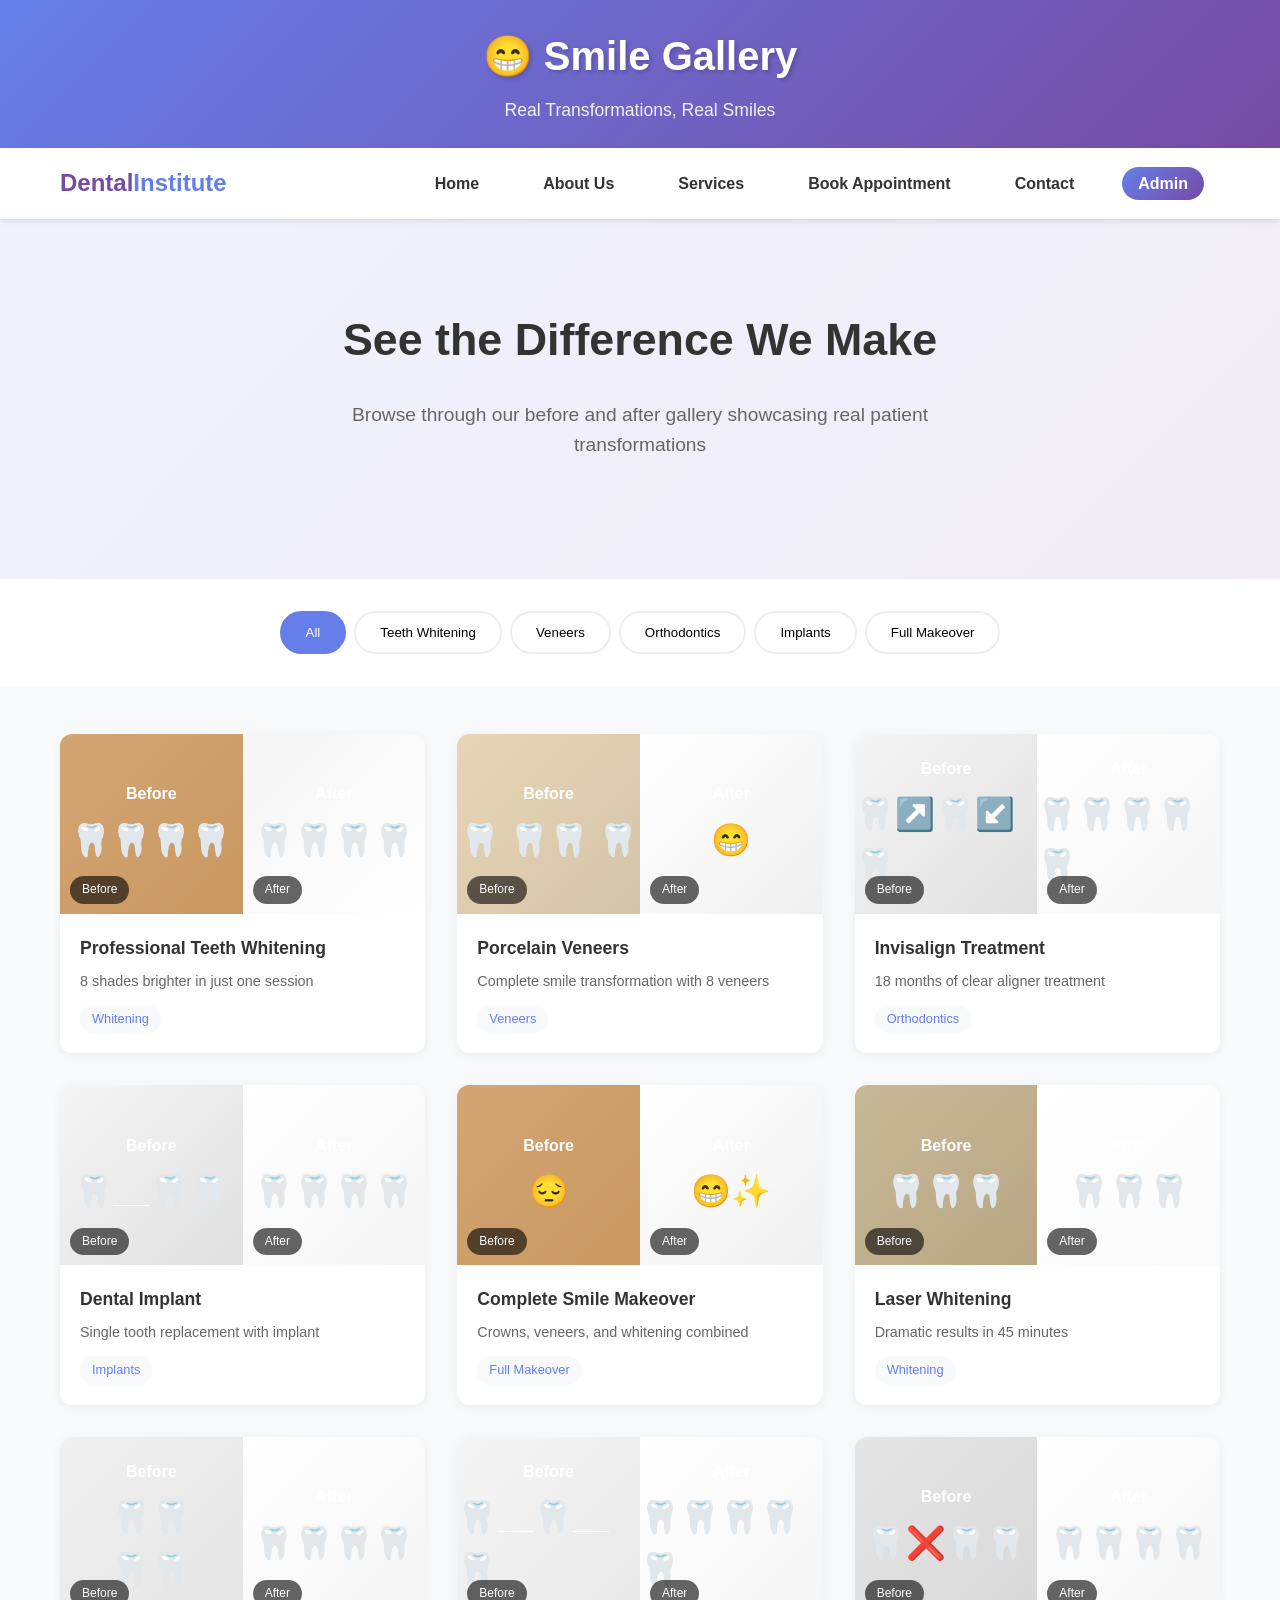
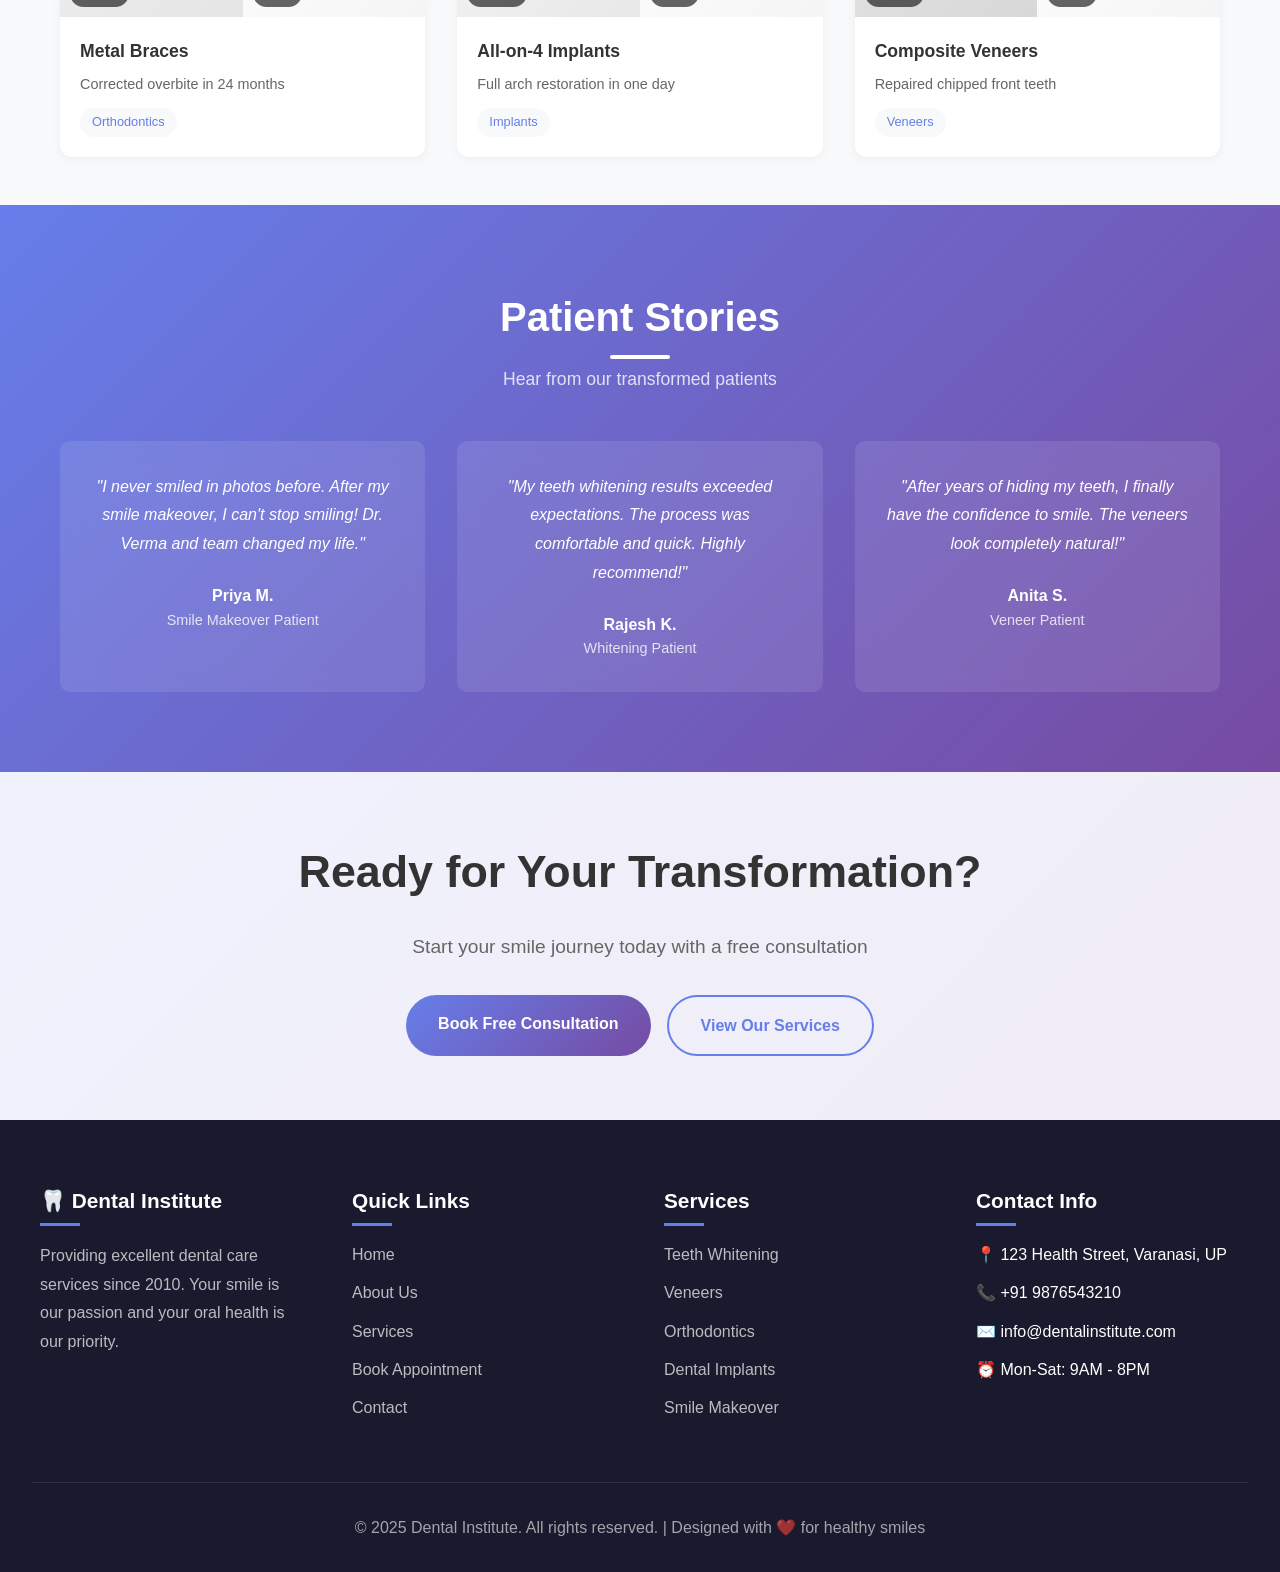
<file: gallery.html>
<!DOCTYPE html>
<html lang="en">
<head>
    <meta charset="UTF-8">
    <meta name="viewport" content="width=device-width, initial-scale=1.0">
    <meta name="description" content="Smile Gallery - Before and After dental transformations at Dental Institute. See real patient results.">
    <meta name="keywords" content="dental before after, smile makeover, dental transformations, teeth whitening results">
    <title>Smile Gallery - Dental Institute</title>
    <link rel="icon" type="image/svg+xml" href="favicon.svg">
    <link rel="stylesheet" href="css/style.css">
</head>
<body>
    <!-- Header -->
    <header>
        <div class="container">
            <h1>😁 Smile Gallery</h1>
            <p>Real Transformations, Real Smiles</p>
        </div>
    </header>

    <!-- Navigation -->
    <nav>
        <div class="container">
            <div class="nav-brand">
                <span>Dental</span>Institute
            </div>
            <div class="menu-toggle">
                <span></span>
                <span></span>
                <span></span>
            </div>
            <ul>
                <li><a href="index.html">Home</a></li>
                <li><a href="about.html">About Us</a></li>
                <li><a href="services.html">Services</a></li>
                <li><a href="appointments.html">Book Appointment</a></li>
                <li><a href="contact.html">Contact</a></li>
                <li><a href="admin.html" class="admin-link">Admin</a></li>
            </ul>
        </div>
    </nav>

    <!-- Gallery Hero -->
    <section class="hero" style="min-height: 40vh;">
        <h2>See the Difference We Make</h2>
        <p>Browse through our before and after gallery showcasing real patient transformations</p>
    </section>

    <!-- Filter Tabs -->
    <section class="gallery-filters">
        <div class="container">
            <div class="filter-tabs">
                <button class="filter-tab active" data-filter="all">All</button>
                <button class="filter-tab" data-filter="whitening">Teeth Whitening</button>
                <button class="filter-tab" data-filter="veneers">Veneers</button>
                <button class="filter-tab" data-filter="orthodontics">Orthodontics</button>
                <button class="filter-tab" data-filter="implants">Implants</button>
                <button class="filter-tab" data-filter="makeover">Full Makeover</button>
            </div>
        </div>
    </section>

    <!-- Gallery Grid -->
    <section class="gallery-section">
        <div class="container">
            <div class="gallery-grid" id="gallery-grid">
                <!-- Whitening Cases -->
                <div class="gallery-item" data-category="whitening">
                    <div class="before-after">
                        <div class="ba-image before">
                            <div class="ba-placeholder" style="background: linear-gradient(135deg, #d4a574 0%, #c99860 100%);">
                                <span>Before</span>
                                <div class="teeth-illustration stained">🦷🦷🦷🦷</div>
                            </div>
                            <span class="ba-label">Before</span>
                        </div>
                        <div class="ba-image after">
                            <div class="ba-placeholder" style="background: linear-gradient(135deg, #f5f5f5 0%, #ffffff 100%);">
                                <span>After</span>
                                <div class="teeth-illustration white">🦷🦷🦷🦷</div>
                            </div>
                            <span class="ba-label">After</span>
                        </div>
                    </div>
                    <div class="gallery-info">
                        <h3>Professional Teeth Whitening</h3>
                        <p>8 shades brighter in just one session</p>
                        <span class="treatment-badge">Whitening</span>
                    </div>
                </div>

                <div class="gallery-item" data-category="veneers">
                    <div class="before-after">
                        <div class="ba-image before">
                            <div class="ba-placeholder" style="background: linear-gradient(135deg, #e8d5b7 0%, #d4c4a8 100%);">
                                <span>Before</span>
                                <div class="teeth-illustration uneven">🦷 🦷🦷 🦷</div>
                            </div>
                            <span class="ba-label">Before</span>
                        </div>
                        <div class="ba-image after">
                            <div class="ba-placeholder" style="background: linear-gradient(135deg, #ffffff 0%, #f0f0f0 100%);">
                                <span>After</span>
                                <div class="teeth-illustration perfect">😁</div>
                            </div>
                            <span class="ba-label">After</span>
                        </div>
                    </div>
                    <div class="gallery-info">
                        <h3>Porcelain Veneers</h3>
                        <p>Complete smile transformation with 8 veneers</p>
                        <span class="treatment-badge">Veneers</span>
                    </div>
                </div>

                <div class="gallery-item" data-category="orthodontics">
                    <div class="before-after">
                        <div class="ba-image before">
                            <div class="ba-placeholder" style="background: linear-gradient(135deg, #f5f5f5 0%, #e0e0e0 100%);">
                                <span>Before</span>
                                <div class="teeth-illustration crooked">🦷↗️🦷↙️🦷</div>
                            </div>
                            <span class="ba-label">Before</span>
                        </div>
                        <div class="ba-image after">
                            <div class="ba-placeholder" style="background: linear-gradient(135deg, #ffffff 0%, #f5f5f5 100%);">
                                <span>After</span>
                                <div class="teeth-illustration aligned">🦷🦷🦷🦷🦷</div>
                            </div>
                            <span class="ba-label">After</span>
                        </div>
                    </div>
                    <div class="gallery-info">
                        <h3>Invisalign Treatment</h3>
                        <p>18 months of clear aligner treatment</p>
                        <span class="treatment-badge">Orthodontics</span>
                    </div>
                </div>

                <div class="gallery-item" data-category="implants">
                    <div class="before-after">
                        <div class="ba-image before">
                            <div class="ba-placeholder" style="background: linear-gradient(135deg, #f5f5f5 0%, #e0e0e0 100%);">
                                <span>Before</span>
                                <div class="teeth-illustration gap">🦷__🦷🦷</div>
                            </div>
                            <span class="ba-label">Before</span>
                        </div>
                        <div class="ba-image after">
                            <div class="ba-placeholder" style="background: linear-gradient(135deg, #ffffff 0%, #f5f5f5 100%);">
                                <span>After</span>
                                <div class="teeth-illustration complete">🦷🦷🦷🦷</div>
                            </div>
                            <span class="ba-label">After</span>
                        </div>
                    </div>
                    <div class="gallery-info">
                        <h3>Dental Implant</h3>
                        <p>Single tooth replacement with implant</p>
                        <span class="treatment-badge">Implants</span>
                    </div>
                </div>

                <div class="gallery-item" data-category="makeover">
                    <div class="before-after">
                        <div class="ba-image before">
                            <div class="ba-placeholder" style="background: linear-gradient(135deg, #d4a574 0%, #c99860 100%);">
                                <span>Before</span>
                                <div class="teeth-illustration damaged">😔</div>
                            </div>
                            <span class="ba-label">Before</span>
                        </div>
                        <div class="ba-image after">
                            <div class="ba-placeholder" style="background: linear-gradient(135deg, #ffffff 0%, #f0f0f0 100%);">
                                <span>After</span>
                                <div class="teeth-illustration perfect">😁✨</div>
                            </div>
                            <span class="ba-label">After</span>
                        </div>
                    </div>
                    <div class="gallery-info">
                        <h3>Complete Smile Makeover</h3>
                        <p>Crowns, veneers, and whitening combined</p>
                        <span class="treatment-badge">Full Makeover</span>
                    </div>
                </div>

                <div class="gallery-item" data-category="whitening">
                    <div class="before-after">
                        <div class="ba-image before">
                            <div class="ba-placeholder" style="background: linear-gradient(135deg, #c9b896 0%, #b8a785 100%);">
                                <span>Before</span>
                                <div class="teeth-illustration yellowed">🦷🦷🦷</div>
                            </div>
                            <span class="ba-label">Before</span>
                        </div>
                        <div class="ba-image after">
                            <div class="ba-placeholder" style="background: linear-gradient(135deg, #ffffff 0%, #fafafa 100%);">
                                <span>After</span>
                                <div class="teeth-illustration bright">🦷🦷🦷</div>
                            </div>
                            <span class="ba-label">After</span>
                        </div>
                    </div>
                    <div class="gallery-info">
                        <h3>Laser Whitening</h3>
                        <p>Dramatic results in 45 minutes</p>
                        <span class="treatment-badge">Whitening</span>
                    </div>
                </div>

                <div class="gallery-item" data-category="orthodontics">
                    <div class="before-after">
                        <div class="ba-image before">
                            <div class="ba-placeholder" style="background: linear-gradient(135deg, #f0f0f0 0%, #e5e5e5 100%);">
                                <span>Before</span>
                                <div class="teeth-illustration overbite">🦷🦷<br>🦷🦷</div>
                            </div>
                            <span class="ba-label">Before</span>
                        </div>
                        <div class="ba-image after">
                            <div class="ba-placeholder" style="background: linear-gradient(135deg, #ffffff 0%, #f5f5f5 100%);">
                                <span>After</span>
                                <div class="teeth-illustration aligned">🦷🦷🦷🦷</div>
                            </div>
                            <span class="ba-label">After</span>
                        </div>
                    </div>
                    <div class="gallery-info">
                        <h3>Metal Braces</h3>
                        <p>Corrected overbite in 24 months</p>
                        <span class="treatment-badge">Orthodontics</span>
                    </div>
                </div>

                <div class="gallery-item" data-category="implants">
                    <div class="before-after">
                        <div class="ba-image before">
                            <div class="ba-placeholder" style="background: linear-gradient(135deg, #f5f5f5 0%, #e8e8e8 100%);">
                                <span>Before</span>
                                <div class="teeth-illustration multiple-gaps">🦷__🦷__🦷</div>
                            </div>
                            <span class="ba-label">Before</span>
                        </div>
                        <div class="ba-image after">
                            <div class="ba-placeholder" style="background: linear-gradient(135deg, #ffffff 0%, #f5f5f5 100%);">
                                <span>After</span>
                                <div class="teeth-illustration full">🦷🦷🦷🦷🦷</div>
                            </div>
                            <span class="ba-label">After</span>
                        </div>
                    </div>
                    <div class="gallery-info">
                        <h3>All-on-4 Implants</h3>
                        <p>Full arch restoration in one day</p>
                        <span class="treatment-badge">Implants</span>
                    </div>
                </div>

                <div class="gallery-item" data-category="veneers">
                    <div class="before-after">
                        <div class="ba-image before">
                            <div class="ba-placeholder" style="background: linear-gradient(135deg, #e5e5e5 0%, #d8d8d8 100%);">
                                <span>Before</span>
                                <div class="teeth-illustration chipped">🦷❌🦷🦷</div>
                            </div>
                            <span class="ba-label">Before</span>
                        </div>
                        <div class="ba-image after">
                            <div class="ba-placeholder" style="background: linear-gradient(135deg, #ffffff 0%, #f5f5f5 100%);">
                                <span>After</span>
                                <div class="teeth-illustration restored">🦷🦷🦷🦷</div>
                            </div>
                            <span class="ba-label">After</span>
                        </div>
                    </div>
                    <div class="gallery-info">
                        <h3>Composite Veneers</h3>
                        <p>Repaired chipped front teeth</p>
                        <span class="treatment-badge">Veneers</span>
                    </div>
                </div>
            </div>
        </div>
    </section>

    <!-- Patient Stories -->
    <section class="testimonials">
        <div class="container">
            <div class="section-title">
                <h2>Patient Stories</h2>
                <p>Hear from our transformed patients</p>
            </div>
            <div class="testimonial-grid">
                <div class="testimonial-card animate-on-scroll">
                    <p>"I never smiled in photos before. After my smile makeover, I can't stop smiling! Dr. Verma and team changed my life."</p>
                    <div class="testimonial-author">Priya M.</div>
                    <div class="testimonial-role">Smile Makeover Patient</div>
                </div>
                <div class="testimonial-card animate-on-scroll">
                    <p>"My teeth whitening results exceeded expectations. The process was comfortable and quick. Highly recommend!"</p>
                    <div class="testimonial-author">Rajesh K.</div>
                    <div class="testimonial-role">Whitening Patient</div>
                </div>
                <div class="testimonial-card animate-on-scroll">
                    <p>"After years of hiding my teeth, I finally have the confidence to smile. The veneers look completely natural!"</p>
                    <div class="testimonial-author">Anita S.</div>
                    <div class="testimonial-role">Veneer Patient</div>
                </div>
            </div>
        </div>
    </section>

    <!-- CTA -->
    <section class="hero" style="min-height: auto; padding: 4rem 2rem;">
        <h2>Ready for Your Transformation?</h2>
        <p>Start your smile journey today with a free consultation</p>
        <div class="hero-buttons">
            <a href="appointments.html" class="btn btn-primary">Book Free Consultation</a>
            <a href="services.html" class="btn btn-secondary">View Our Services</a>
        </div>
    </section>

    <!-- Footer -->
    <footer>
        <div class="footer-content">
            <div class="footer-section">
                <h3>🦷 Dental Institute</h3>
                <p>Providing excellent dental care services since 2010. Your smile is our passion and your oral health is our priority.</p>
            </div>
            <div class="footer-section">
                <h3>Quick Links</h3>
                <ul>
                    <li><a href="index.html">Home</a></li>
                    <li><a href="about.html">About Us</a></li>
                    <li><a href="services.html">Services</a></li>
                    <li><a href="appointments.html">Book Appointment</a></li>
                    <li><a href="contact.html">Contact</a></li>
                </ul>
            </div>
            <div class="footer-section">
                <h3>Services</h3>
                <ul>
                    <li><a href="services.html">Teeth Whitening</a></li>
                    <li><a href="services.html">Veneers</a></li>
                    <li><a href="services.html">Orthodontics</a></li>
                    <li><a href="services.html">Dental Implants</a></li>
                    <li><a href="services.html">Smile Makeover</a></li>
                </ul>
            </div>
            <div class="footer-section">
                <h3>Contact Info</h3>
                <ul>
                    <li>📍 123 Health Street, Varanasi, UP</li>
                    <li>📞 +91 9876543210</li>
                    <li>✉️ info@dentalinstitute.com</li>
                    <li>⏰ Mon-Sat: 9AM - 8PM</li>
                </ul>
            </div>
        </div>
        <div class="footer-bottom">
            <p>&copy; 2025 Dental Institute. All rights reserved. | Designed with ❤️ for healthy smiles</p>
        </div>
    </footer>

    <script src="js/script.js"></script>
    <script>
        document.addEventListener('DOMContentLoaded', function() {
            // Gallery filtering
            const filterTabs = document.querySelectorAll('.filter-tab');
            const galleryItems = document.querySelectorAll('.gallery-item');
            
            filterTabs.forEach(tab => {
                tab.addEventListener('click', function() {
                    const filter = this.dataset.filter;
                    
                    // Update active tab
                    filterTabs.forEach(t => t.classList.remove('active'));
                    this.classList.add('active');
                    
                    // Filter items
                    galleryItems.forEach(item => {
                        if (filter === 'all' || item.dataset.category === filter) {
                            item.style.display = 'block';
                            item.classList.add('animate-on-scroll', 'visible');
                        } else {
                            item.style.display = 'none';
                        }
                    });
                });
            });
        });
    </script>
</body>
</html>
</file>
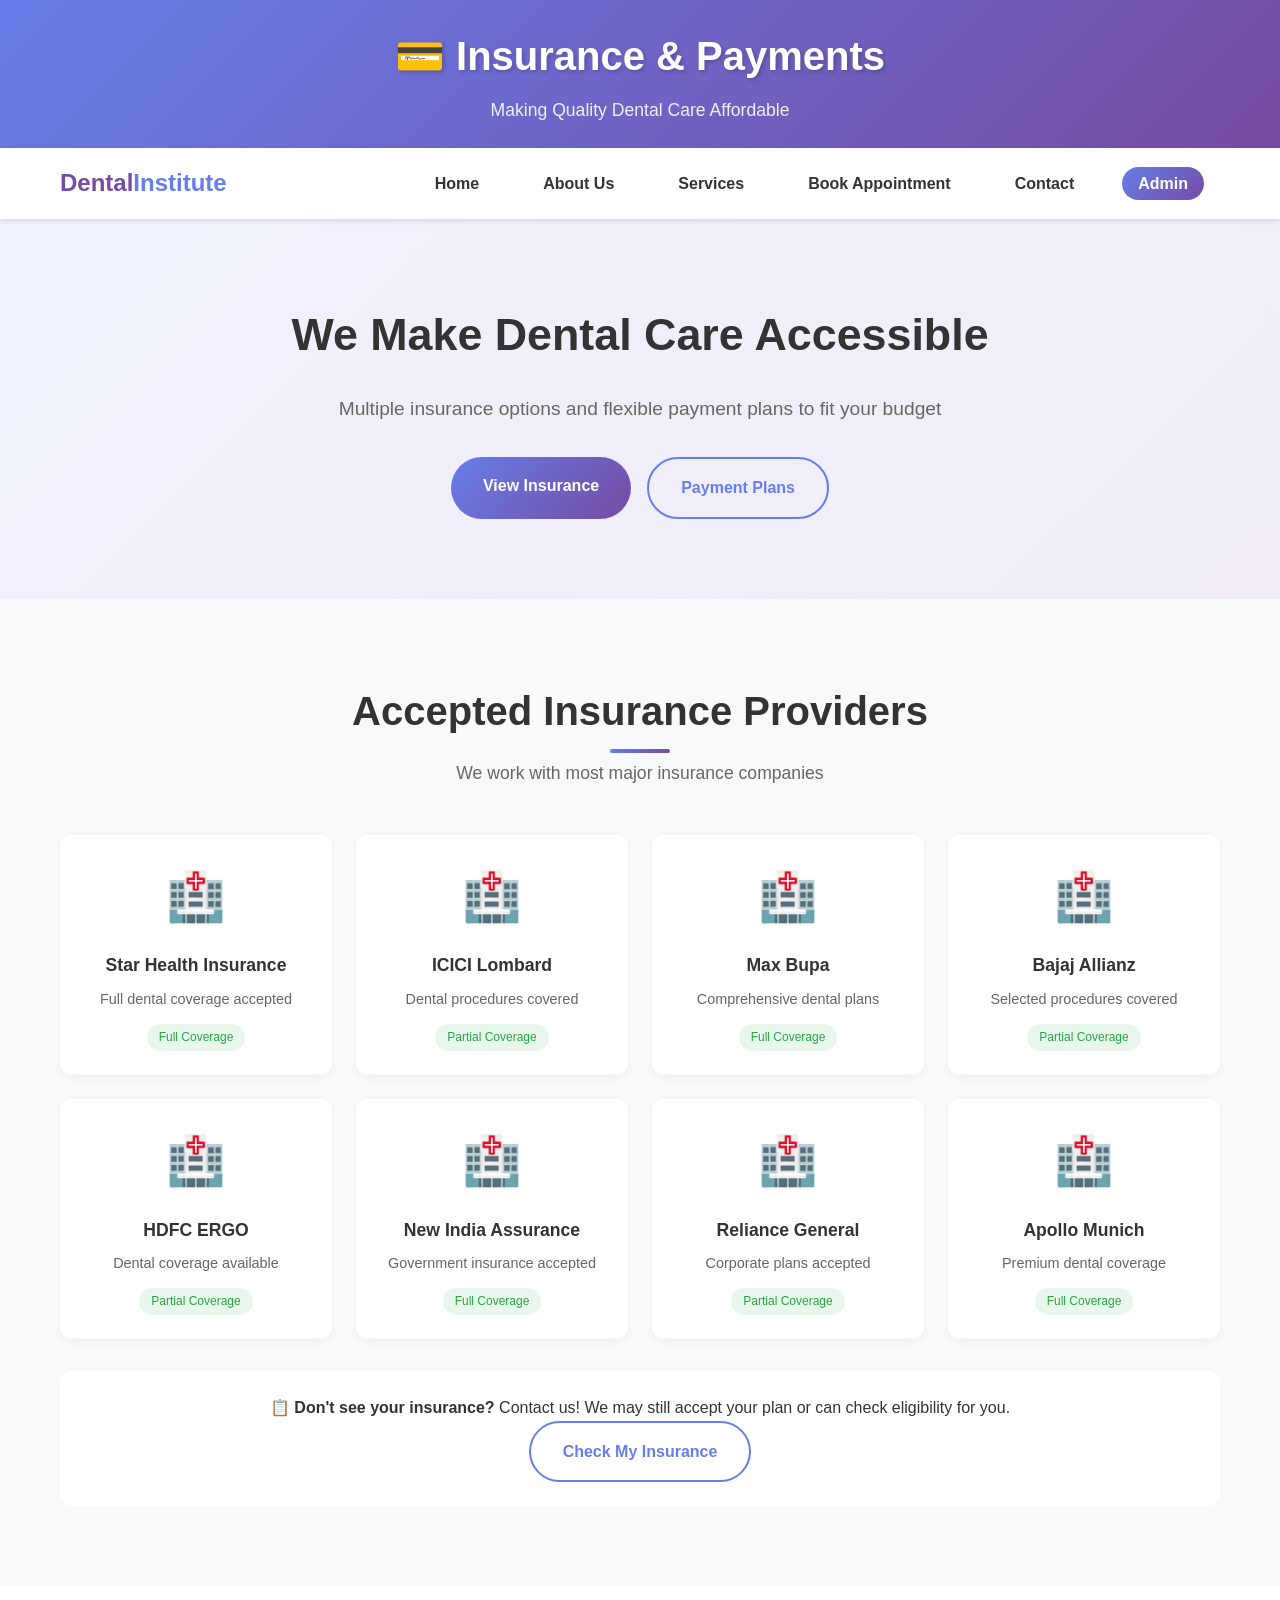
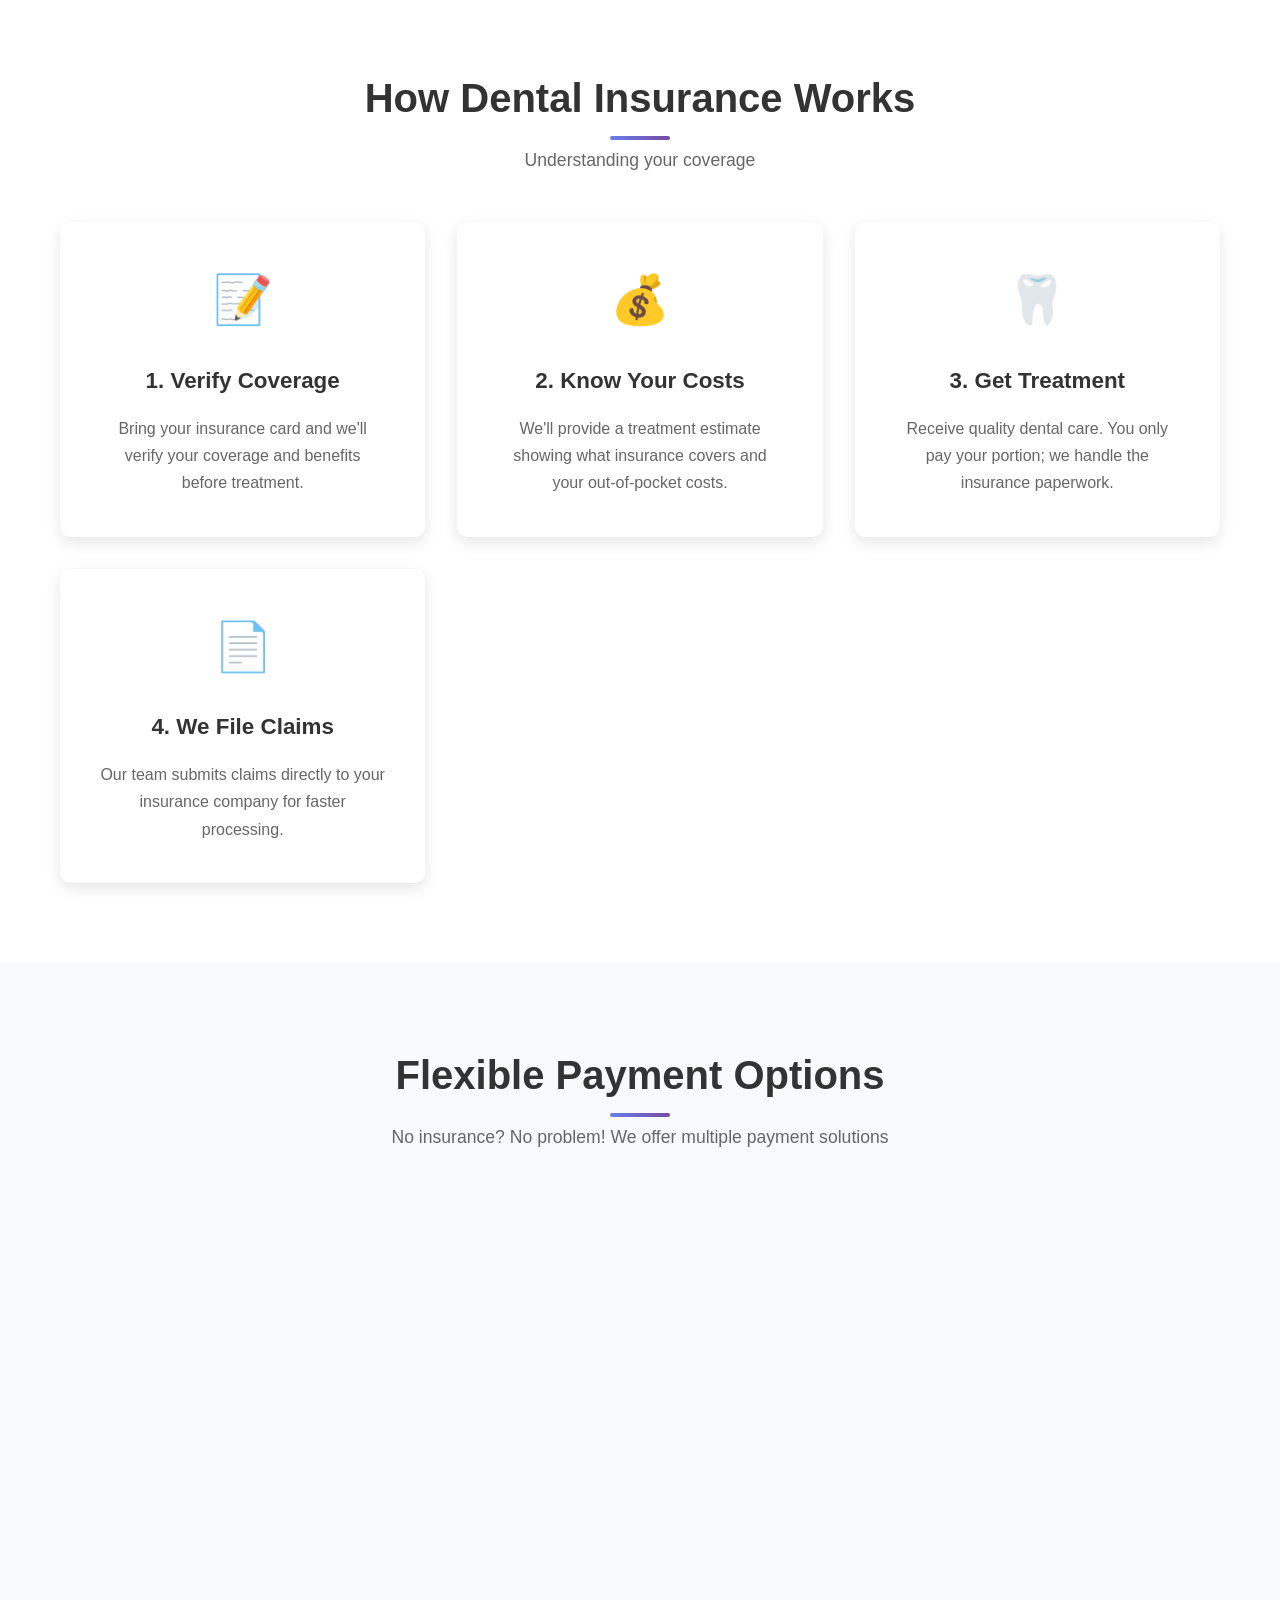
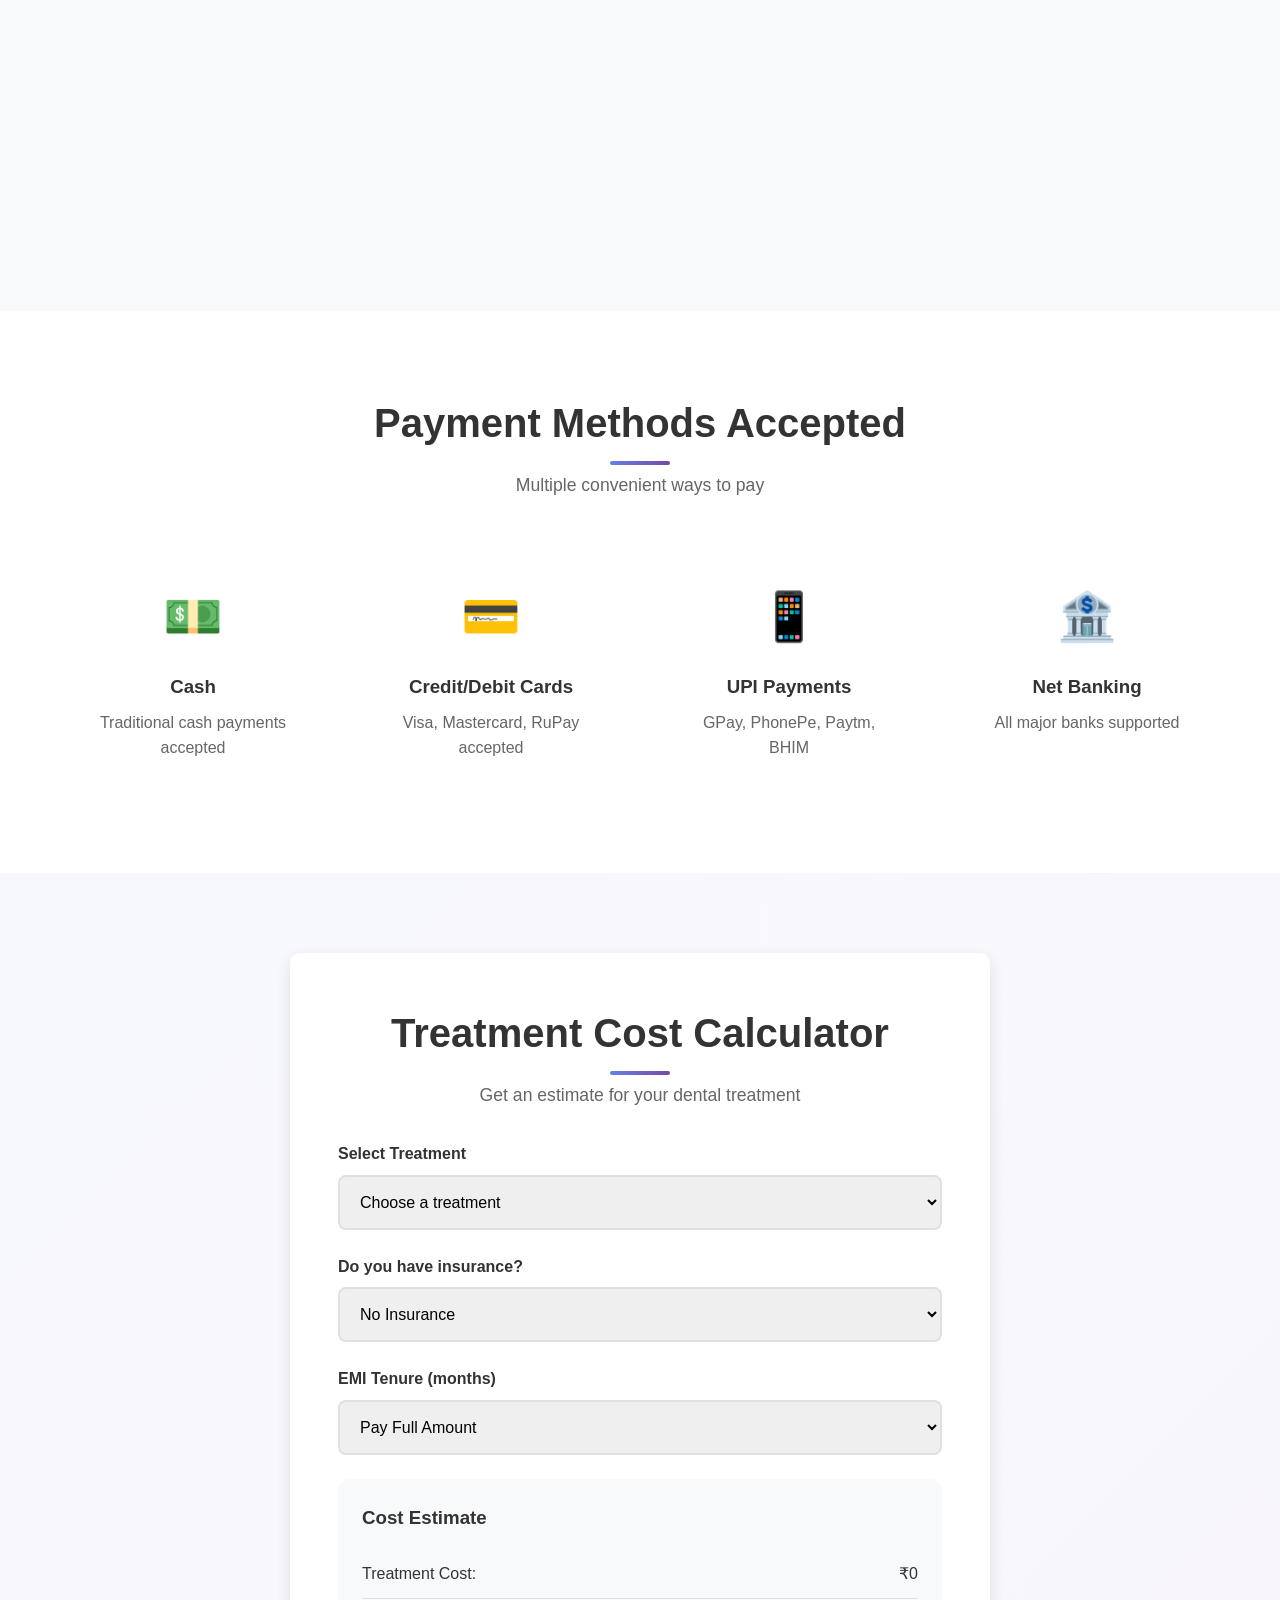
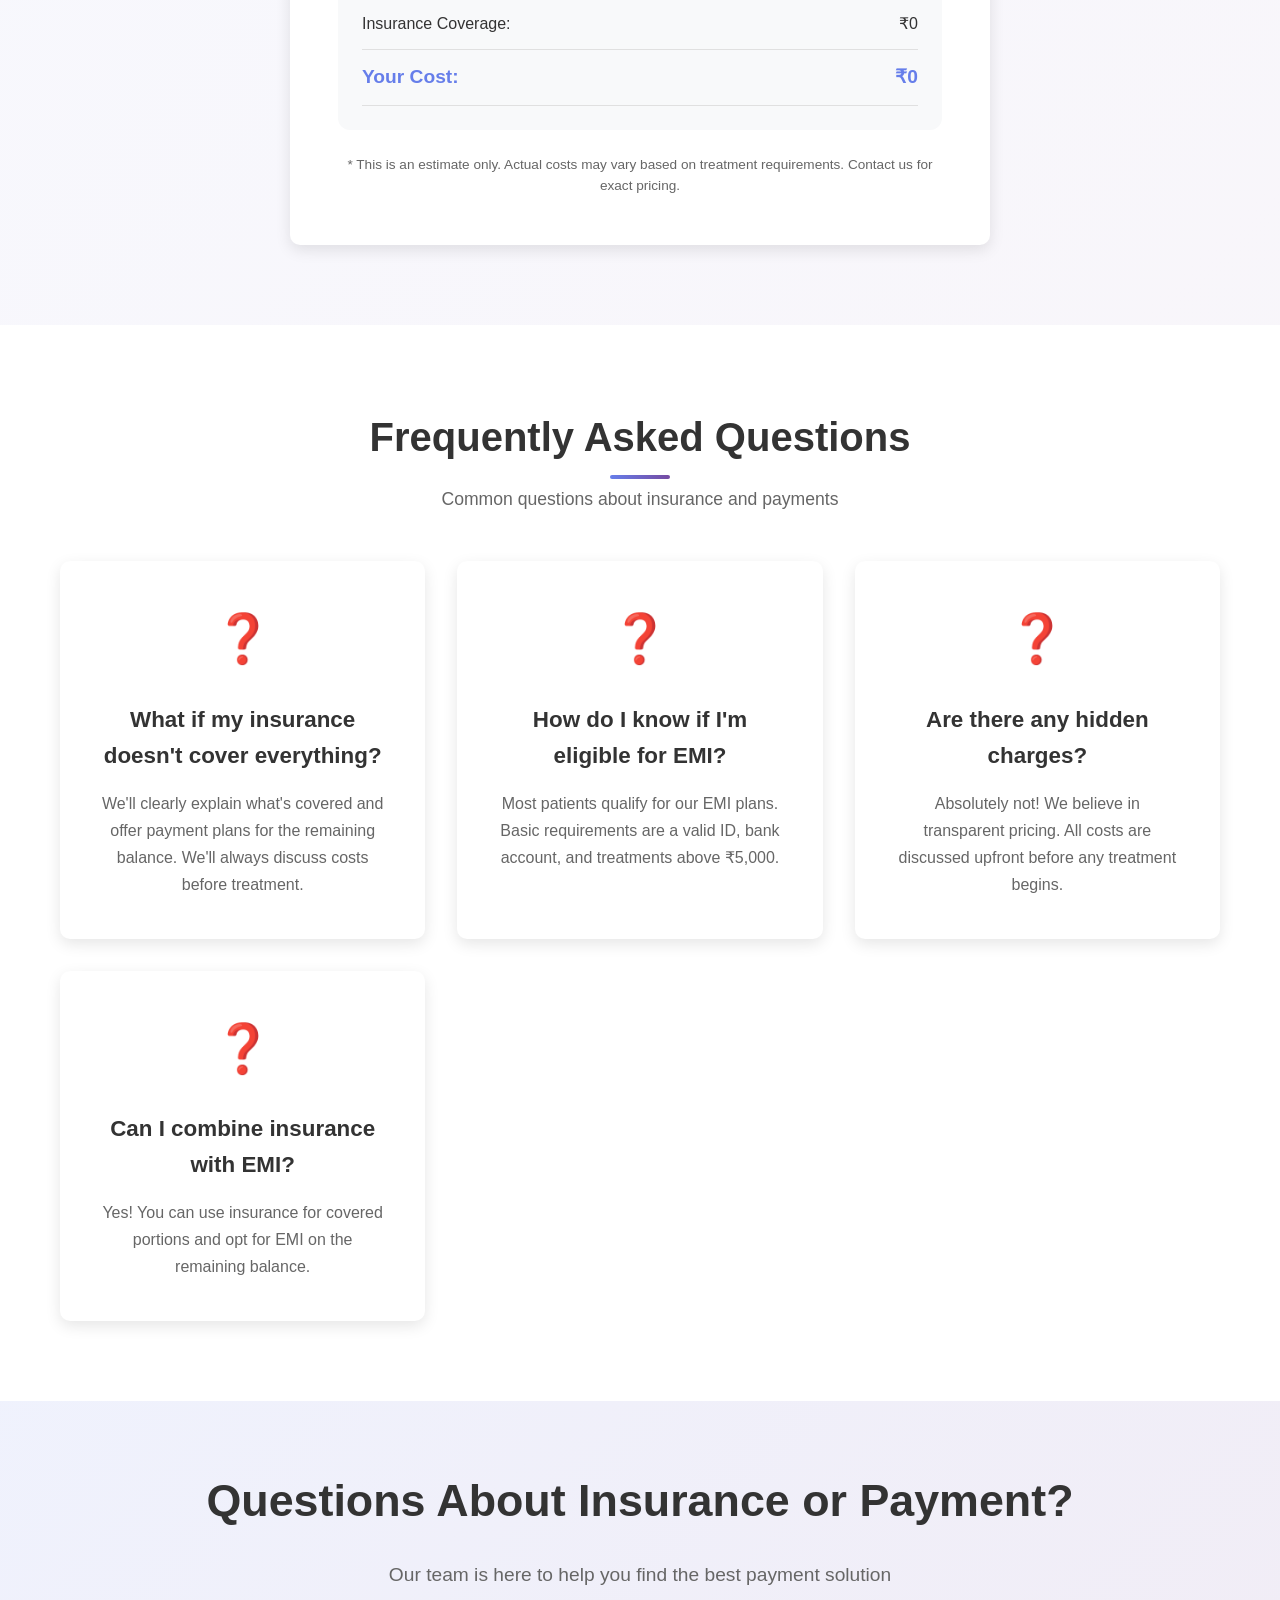
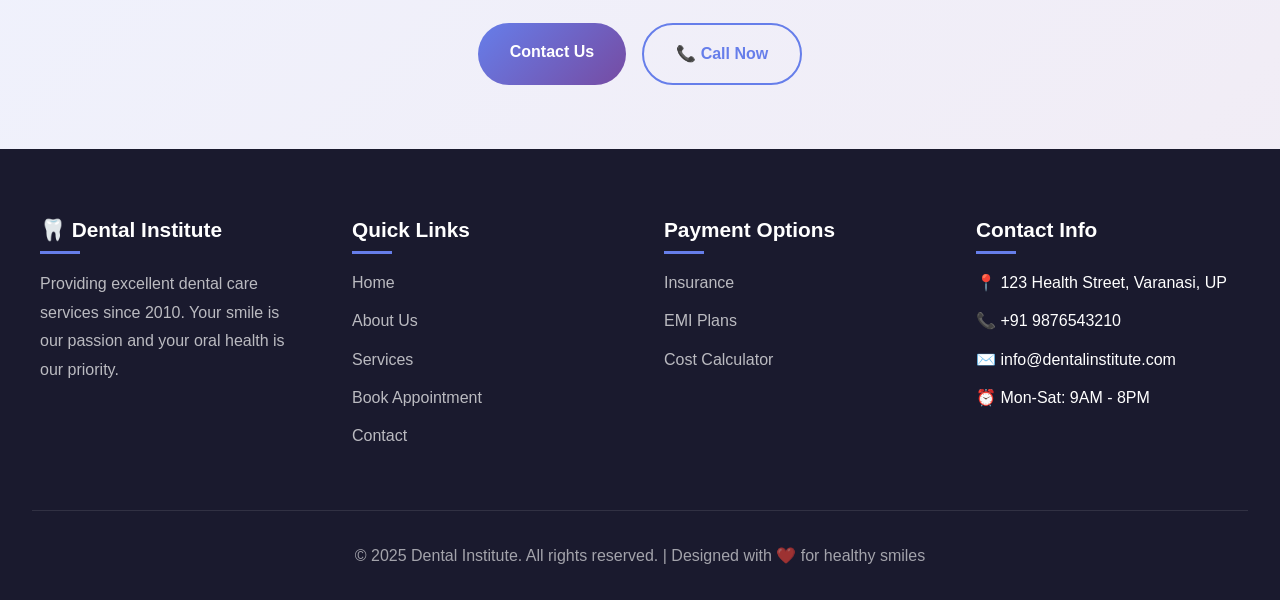
<file: insurance.html>
<!DOCTYPE html>
<html lang="en">
<head>
    <meta charset="UTF-8">
    <meta name="viewport" content="width=device-width, initial-scale=1.0">
    <meta name="description" content="Insurance and Payment Plans at Dental Institute. Learn about accepted insurance, EMI options, and affordable payment solutions.">
    <meta name="keywords" content="dental insurance, payment plans, EMI dental, affordable dentistry, dental financing">
    <title>Insurance & Payment Plans - Dental Institute</title>
    <link rel="icon" type="image/svg+xml" href="favicon.svg">
    <link rel="stylesheet" href="css/style.css">
</head>
<body>
    <!-- Header -->
    <header>
        <div class="container">
            <h1>💳 Insurance & Payments</h1>
            <p>Making Quality Dental Care Affordable</p>
        </div>
    </header>

    <!-- Navigation -->
    <nav>
        <div class="container">
            <div class="nav-brand">
                <span>Dental</span>Institute
            </div>
            <div class="menu-toggle">
                <span></span>
                <span></span>
                <span></span>
            </div>
            <ul>
                <li><a href="index.html">Home</a></li>
                <li><a href="about.html">About Us</a></li>
                <li><a href="services.html">Services</a></li>
                <li><a href="appointments.html">Book Appointment</a></li>
                <li><a href="contact.html">Contact</a></li>
                <li><a href="admin.html" class="admin-link">Admin</a></li>
            </ul>
        </div>
    </nav>

    <!-- Hero -->
    <section class="hero" style="min-height: 40vh;">
        <h2>We Make Dental Care Accessible</h2>
        <p>Multiple insurance options and flexible payment plans to fit your budget</p>
        <div class="hero-buttons">
            <a href="#insurance" class="btn btn-primary">View Insurance</a>
            <a href="#payment-plans" class="btn btn-secondary">Payment Plans</a>
        </div>
    </section>

    <!-- Accepted Insurance -->
    <section id="insurance" class="services">
        <div class="container">
            <div class="section-title">
                <h2>Accepted Insurance Providers</h2>
                <p>We work with most major insurance companies</p>
            </div>
            
            <div class="insurance-grid">
                <div class="insurance-card animate-on-scroll">
                    <div class="insurance-logo">🏥</div>
                    <h3>Star Health Insurance</h3>
                    <p>Full dental coverage accepted</p>
                    <span class="coverage-badge">Full Coverage</span>
                </div>
                <div class="insurance-card animate-on-scroll">
                    <div class="insurance-logo">🏥</div>
                    <h3>ICICI Lombard</h3>
                    <p>Dental procedures covered</p>
                    <span class="coverage-badge">Partial Coverage</span>
                </div>
                <div class="insurance-card animate-on-scroll">
                    <div class="insurance-logo">🏥</div>
                    <h3>Max Bupa</h3>
                    <p>Comprehensive dental plans</p>
                    <span class="coverage-badge">Full Coverage</span>
                </div>
                <div class="insurance-card animate-on-scroll">
                    <div class="insurance-logo">🏥</div>
                    <h3>Bajaj Allianz</h3>
                    <p>Selected procedures covered</p>
                    <span class="coverage-badge">Partial Coverage</span>
                </div>
                <div class="insurance-card animate-on-scroll">
                    <div class="insurance-logo">🏥</div>
                    <h3>HDFC ERGO</h3>
                    <p>Dental coverage available</p>
                    <span class="coverage-badge">Partial Coverage</span>
                </div>
                <div class="insurance-card animate-on-scroll">
                    <div class="insurance-logo">🏥</div>
                    <h3>New India Assurance</h3>
                    <p>Government insurance accepted</p>
                    <span class="coverage-badge">Full Coverage</span>
                </div>
                <div class="insurance-card animate-on-scroll">
                    <div class="insurance-logo">🏥</div>
                    <h3>Reliance General</h3>
                    <p>Corporate plans accepted</p>
                    <span class="coverage-badge">Partial Coverage</span>
                </div>
                <div class="insurance-card animate-on-scroll">
                    <div class="insurance-logo">🏥</div>
                    <h3>Apollo Munich</h3>
                    <p>Premium dental coverage</p>
                    <span class="coverage-badge">Full Coverage</span>
                </div>
            </div>
            
            <div class="insurance-note">
                <p>📋 <strong>Don't see your insurance?</strong> Contact us! We may still accept your plan or can check eligibility for you.</p>
                <a href="contact.html" class="btn btn-secondary">Check My Insurance</a>
            </div>
        </div>
    </section>

    <!-- How Insurance Works -->
    <section class="about">
        <div class="container">
            <div class="section-title">
                <h2>How Dental Insurance Works</h2>
                <p>Understanding your coverage</p>
            </div>
            
            <div class="service-grid">
                <div class="service-card animate-on-scroll">
                    <div class="service-icon">📝</div>
                    <h3>1. Verify Coverage</h3>
                    <p>Bring your insurance card and we'll verify your coverage and benefits before treatment.</p>
                </div>
                <div class="service-card animate-on-scroll">
                    <div class="service-icon">💰</div>
                    <h3>2. Know Your Costs</h3>
                    <p>We'll provide a treatment estimate showing what insurance covers and your out-of-pocket costs.</p>
                </div>
                <div class="service-card animate-on-scroll">
                    <div class="service-icon">🦷</div>
                    <h3>3. Get Treatment</h3>
                    <p>Receive quality dental care. You only pay your portion; we handle the insurance paperwork.</p>
                </div>
                <div class="service-card animate-on-scroll">
                    <div class="service-icon">📄</div>
                    <h3>4. We File Claims</h3>
                    <p>Our team submits claims directly to your insurance company for faster processing.</p>
                </div>
            </div>
        </div>
    </section>

    <!-- Payment Plans -->
    <section id="payment-plans" class="services">
        <div class="container">
            <div class="section-title">
                <h2>Flexible Payment Options</h2>
                <p>No insurance? No problem! We offer multiple payment solutions</p>
            </div>
            
            <div class="payment-plans-grid">
                <div class="payment-plan-card featured animate-on-scroll">
                    <div class="plan-badge">Most Popular</div>
                    <div class="plan-icon">📊</div>
                    <h3>0% EMI Plans</h3>
                    <p class="plan-description">Split your treatment cost into easy monthly installments with zero interest</p>
                    <ul class="plan-features">
                        <li>✓ 3, 6, 9, or 12 month options</li>
                        <li>✓ No interest charges</li>
                        <li>✓ Instant approval</li>
                        <li>✓ Available on treatments ₹5,000+</li>
                    </ul>
                    <div class="plan-example">
                        <strong>Example:</strong> ₹24,000 treatment = ₹2,000/month for 12 months
                    </div>
                    <a href="#" class="btn btn-primary" onclick="applyEMI()">Apply for EMI</a>
                </div>
                
                <div class="payment-plan-card animate-on-scroll">
                    <div class="plan-icon">💳</div>
                    <h3>Credit Card EMI</h3>
                    <p class="plan-description">Use your existing credit card with no-cost EMI option</p>
                    <ul class="plan-features">
                        <li>✓ HDFC, ICICI, SBI, Axis, Kotak</li>
                        <li>✓ 3 to 12 months tenure</li>
                        <li>✓ No processing fee</li>
                        <li>✓ Instant conversion</li>
                    </ul>
                    <a href="#" class="btn btn-secondary" onclick="showCardEMI()">Learn More</a>
                </div>
                
                <div class="payment-plan-card animate-on-scroll">
                    <div class="plan-icon">🏦</div>
                    <h3>Dental Financing</h3>
                    <p class="plan-description">Partner financing for larger treatments</p>
                    <ul class="plan-features">
                        <li>✓ Up to ₹5,00,000 financing</li>
                        <li>✓ Low interest rates from 9.99%</li>
                        <li>✓ Up to 24 months tenure</li>
                        <li>✓ Quick digital approval</li>
                    </ul>
                    <a href="#" class="btn btn-secondary" onclick="showFinancing()">Check Eligibility</a>
                </div>
            </div>
        </div>
    </section>

    <!-- Payment Methods -->
    <section class="features">
        <div class="container">
            <div class="section-title">
                <h2>Payment Methods Accepted</h2>
                <p>Multiple convenient ways to pay</p>
            </div>
            <div class="features-grid">
                <div class="feature-item animate-on-scroll">
                    <div class="feature-icon">💵</div>
                    <h3>Cash</h3>
                    <p>Traditional cash payments accepted</p>
                </div>
                <div class="feature-item animate-on-scroll">
                    <div class="feature-icon">💳</div>
                    <h3>Credit/Debit Cards</h3>
                    <p>Visa, Mastercard, RuPay accepted</p>
                </div>
                <div class="feature-item animate-on-scroll">
                    <div class="feature-icon">📱</div>
                    <h3>UPI Payments</h3>
                    <p>GPay, PhonePe, Paytm, BHIM</p>
                </div>
                <div class="feature-item animate-on-scroll">
                    <div class="feature-icon">🏦</div>
                    <h3>Net Banking</h3>
                    <p>All major banks supported</p>
                </div>
            </div>
        </div>
    </section>

    <!-- Cost Calculator -->
    <section id="calculator" class="appointment-section">
        <div class="container">
            <div class="form-container">
                <div class="section-title" style="margin-bottom: 2rem;">
                    <h2>Treatment Cost Calculator</h2>
                    <p>Get an estimate for your dental treatment</p>
                </div>
                
                <form id="cost-calculator-form">
                    <div class="form-group">
                        <label for="calc-service">Select Treatment</label>
                        <select id="calc-service" name="service" onchange="updateCostEstimate()">
                            <option value="">Choose a treatment</option>
                            <option value="500">General Checkup - ₹500</option>
                            <option value="1000">Professional Cleaning - ₹1,000</option>
                            <option value="1500">Cavity Filling - ₹1,500</option>
                            <option value="5000">Teeth Whitening - ₹5,000</option>
                            <option value="8000">Root Canal - ₹8,000</option>
                            <option value="15000">Crown - ₹15,000</option>
                            <option value="25000">Dental Implant (Single) - ₹25,000</option>
                            <option value="40000">Braces/Aligners - ₹40,000</option>
                            <option value="50000">Full Mouth Veneers - ₹50,000</option>
                            <option value="100000">Smile Makeover - ₹1,00,000</option>
                        </select>
                    </div>
                    
                    <div class="form-group">
                        <label for="calc-insurance">Do you have insurance?</label>
                        <select id="calc-insurance" name="insurance" onchange="updateCostEstimate()">
                            <option value="0">No Insurance</option>
                            <option value="50">Yes - Partial Coverage (50%)</option>
                            <option value="80">Yes - Full Coverage (80%)</option>
                        </select>
                    </div>
                    
                    <div class="form-group">
                        <label for="calc-emi">EMI Tenure (months)</label>
                        <select id="calc-emi" name="emi" onchange="updateCostEstimate()">
                            <option value="1">Pay Full Amount</option>
                            <option value="3">3 Months EMI</option>
                            <option value="6">6 Months EMI</option>
                            <option value="9">9 Months EMI</option>
                            <option value="12">12 Months EMI</option>
                        </select>
                    </div>
                    
                    <div class="cost-estimate-card" id="cost-estimate">
                        <h3>Cost Estimate</h3>
                        <div class="estimate-row">
                            <span>Treatment Cost:</span>
                            <span id="est-treatment">₹0</span>
                        </div>
                        <div class="estimate-row">
                            <span>Insurance Coverage:</span>
                            <span id="est-insurance">₹0</span>
                        </div>
                        <div class="estimate-row total">
                            <span>Your Cost:</span>
                            <span id="est-total">₹0</span>
                        </div>
                        <div class="estimate-row emi" id="emi-row" style="display: none;">
                            <span>Monthly EMI:</span>
                            <span id="est-emi">₹0</span>
                        </div>
                    </div>
                </form>
                
                <p class="calculator-note">* This is an estimate only. Actual costs may vary based on treatment requirements. Contact us for exact pricing.</p>
            </div>
        </div>
    </section>

    <!-- FAQ -->
    <section class="services" style="background: var(--bg-white);">
        <div class="container">
            <div class="section-title">
                <h2>Frequently Asked Questions</h2>
                <p>Common questions about insurance and payments</p>
            </div>
            <div class="service-grid">
                <div class="service-card animate-on-scroll">
                    <div class="service-icon">❓</div>
                    <h3>What if my insurance doesn't cover everything?</h3>
                    <p>We'll clearly explain what's covered and offer payment plans for the remaining balance. We'll always discuss costs before treatment.</p>
                </div>
                <div class="service-card animate-on-scroll">
                    <div class="service-icon">❓</div>
                    <h3>How do I know if I'm eligible for EMI?</h3>
                    <p>Most patients qualify for our EMI plans. Basic requirements are a valid ID, bank account, and treatments above ₹5,000.</p>
                </div>
                <div class="service-card animate-on-scroll">
                    <div class="service-icon">❓</div>
                    <h3>Are there any hidden charges?</h3>
                    <p>Absolutely not! We believe in transparent pricing. All costs are discussed upfront before any treatment begins.</p>
                </div>
                <div class="service-card animate-on-scroll">
                    <div class="service-icon">❓</div>
                    <h3>Can I combine insurance with EMI?</h3>
                    <p>Yes! You can use insurance for covered portions and opt for EMI on the remaining balance.</p>
                </div>
            </div>
        </div>
    </section>

    <!-- CTA -->
    <section class="hero" style="min-height: auto; padding: 4rem 2rem;">
        <h2>Questions About Insurance or Payment?</h2>
        <p>Our team is here to help you find the best payment solution</p>
        <div class="hero-buttons">
            <a href="contact.html" class="btn btn-primary">Contact Us</a>
            <a href="tel:+919876543210" class="btn btn-secondary">📞 Call Now</a>
        </div>
    </section>

    <!-- Footer -->
    <footer>
        <div class="footer-content">
            <div class="footer-section">
                <h3>🦷 Dental Institute</h3>
                <p>Providing excellent dental care services since 2010. Your smile is our passion and your oral health is our priority.</p>
            </div>
            <div class="footer-section">
                <h3>Quick Links</h3>
                <ul>
                    <li><a href="index.html">Home</a></li>
                    <li><a href="about.html">About Us</a></li>
                    <li><a href="services.html">Services</a></li>
                    <li><a href="appointments.html">Book Appointment</a></li>
                    <li><a href="contact.html">Contact</a></li>
                </ul>
            </div>
            <div class="footer-section">
                <h3>Payment Options</h3>
                <ul>
                    <li><a href="insurance.html#insurance">Insurance</a></li>
                    <li><a href="insurance.html#payment-plans">EMI Plans</a></li>
                    <li><a href="insurance.html#calculator">Cost Calculator</a></li>
                </ul>
            </div>
            <div class="footer-section">
                <h3>Contact Info</h3>
                <ul>
                    <li>📍 123 Health Street, Varanasi, UP</li>
                    <li>📞 +91 9876543210</li>
                    <li>✉️ info@dentalinstitute.com</li>
                    <li>⏰ Mon-Sat: 9AM - 8PM</li>
                </ul>
            </div>
        </div>
        <div class="footer-bottom">
            <p>&copy; 2025 Dental Institute. All rights reserved. | Designed with ❤️ for healthy smiles</p>
        </div>
    </footer>

    <script src="js/script.js"></script>
    <script>
        function updateCostEstimate() {
            const serviceSelect = document.getElementById('calc-service');
            const insuranceSelect = document.getElementById('calc-insurance');
            const emiSelect = document.getElementById('calc-emi');
            
            const treatmentCost = parseInt(serviceSelect.value) || 0;
            const insuranceCoverage = parseInt(insuranceSelect.value) || 0;
            const emiTenure = parseInt(emiSelect.value) || 1;
            
            const insuranceAmount = Math.round(treatmentCost * (insuranceCoverage / 100));
            const yourCost = treatmentCost - insuranceAmount;
            const emiAmount = emiTenure > 1 ? Math.round(yourCost / emiTenure) : 0;
            
            document.getElementById('est-treatment').textContent = '₹' + treatmentCost.toLocaleString();
            document.getElementById('est-insurance').textContent = '-₹' + insuranceAmount.toLocaleString();
            document.getElementById('est-total').textContent = '₹' + yourCost.toLocaleString();
            
            const emiRow = document.getElementById('emi-row');
            if (emiTenure > 1 && yourCost > 0) {
                emiRow.style.display = 'flex';
                document.getElementById('est-emi').textContent = '₹' + emiAmount.toLocaleString() + '/month';
            } else {
                emiRow.style.display = 'none';
            }
        }
        
        function applyEMI() {
            alert('EMI application process started! Our team will contact you shortly. (Demo)');
        }
        
        function showCardEMI() {
            alert('Credit Card EMI: Simply pay using your credit card and convert to EMI through your bank\'s app. (Demo)');
        }
        
        function showFinancing() {
            alert('Checking financing eligibility... (Demo - Partner financing application would open)');
        }
    </script>
</body>
</html>
</file>
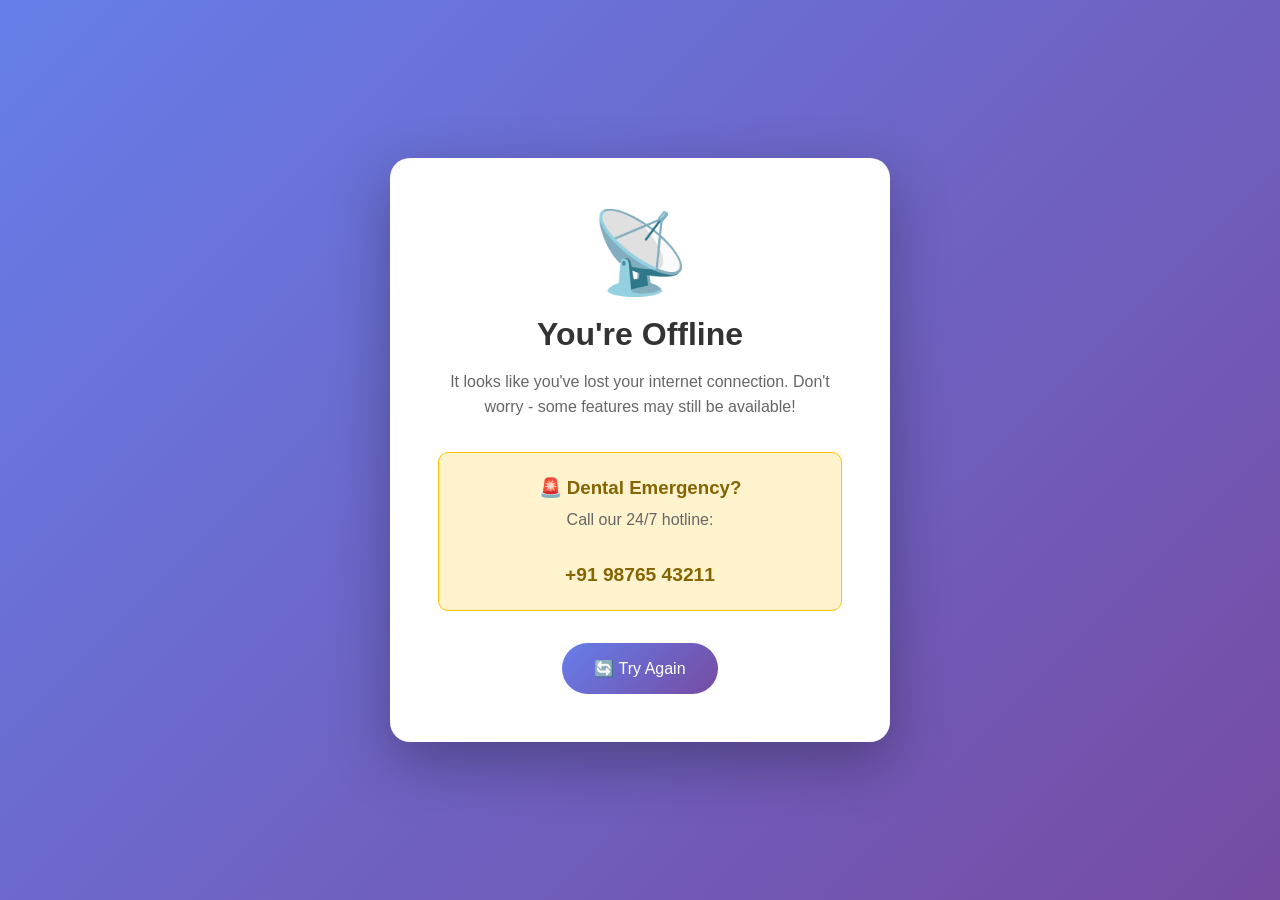
<file: offline.html>
<!DOCTYPE html>
<html lang="en">
<head>
    <meta charset="UTF-8">
    <meta name="viewport" content="width=device-width, initial-scale=1.0">
    <title>Offline - Dental Institute</title>
    <link rel="icon" type="image/svg+xml" href="favicon.svg">
    <style>
        * {
            margin: 0;
            padding: 0;
            box-sizing: border-box;
        }
        body {
            font-family: 'Segoe UI', Tahoma, Geneva, Verdana, sans-serif;
            background: linear-gradient(135deg, #667eea 0%, #764ba2 100%);
            min-height: 100vh;
            display: flex;
            align-items: center;
            justify-content: center;
            padding: 2rem;
        }
        .offline-container {
            background: white;
            padding: 3rem;
            border-radius: 20px;
            text-align: center;
            max-width: 500px;
            box-shadow: 0 20px 60px rgba(0, 0, 0, 0.3);
        }
        .offline-icon {
            font-size: 5rem;
            margin-bottom: 1rem;
        }
        h1 {
            color: #333;
            margin-bottom: 1rem;
        }
        p {
            color: #666;
            margin-bottom: 2rem;
            line-height: 1.6;
        }
        .emergency-info {
            background: #fff3cd;
            border: 1px solid #ffc107;
            padding: 1.5rem;
            border-radius: 10px;
            margin-bottom: 2rem;
        }
        .emergency-info h3 {
            color: #856404;
            margin-bottom: 0.5rem;
        }
        .emergency-info a {
            color: #856404;
            font-weight: bold;
            text-decoration: none;
            font-size: 1.2rem;
        }
        .btn {
            display: inline-block;
            padding: 1rem 2rem;
            background: linear-gradient(135deg, #667eea 0%, #764ba2 100%);
            color: white;
            border: none;
            border-radius: 50px;
            font-size: 1rem;
            cursor: pointer;
            text-decoration: none;
            transition: transform 0.3s, box-shadow 0.3s;
        }
        .btn:hover {
            transform: translateY(-3px);
            box-shadow: 0 10px 20px rgba(102, 126, 234, 0.4);
        }
    </style>
</head>
<body>
    <div class="offline-container">
        <div class="offline-icon">📡</div>
        <h1>You're Offline</h1>
        <p>It looks like you've lost your internet connection. Don't worry - some features may still be available!</p>
        
        <div class="emergency-info">
            <h3>🚨 Dental Emergency?</h3>
            <p>Call our 24/7 hotline:</p>
            <a href="tel:+919876543211">+91 98765 43211</a>
        </div>
        
        <button class="btn" onclick="location.reload()">
            🔄 Try Again
        </button>
    </div>
    
    <script>
        // Check if back online
        window.addEventListener('online', () => {
            location.reload();
        });
    </script>
</body>
</html>
</file>
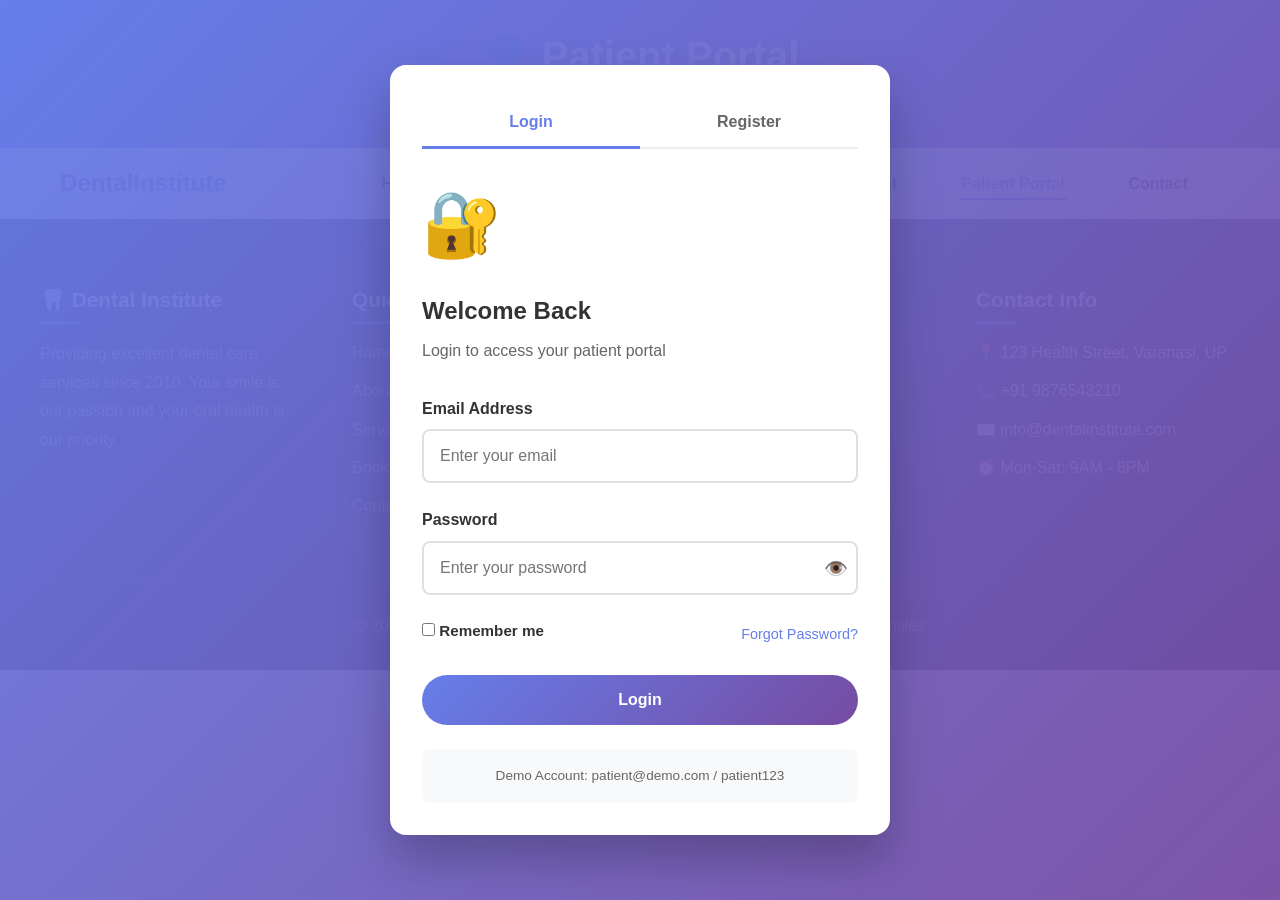
<file: patient-portal.html>
<!DOCTYPE html>
<html lang="en">
<head>
    <meta charset="UTF-8">
    <meta name="viewport" content="width=device-width, initial-scale=1.0">
    <meta name="description" content="Patient Portal - Dental Institute. Access your medical records, treatment history, and manage appointments.">
    <meta name="keywords" content="patient portal, dental records, treatment history, dental appointments">
    <title>Patient Portal - Dental Institute</title>
    <link rel="icon" type="image/svg+xml" href="favicon.svg">
    <link rel="stylesheet" href="css/style.css">
</head>
<body>
    <!-- Header -->
    <header>
        <div class="container">
            <h1>👤 Patient Portal</h1>
            <p>Your Health, Your Records</p>
        </div>
    </header>

    <!-- Navigation -->
    <nav>
        <div class="container">
            <div class="nav-brand">
                <span>Dental</span>Institute
            </div>
            <div class="menu-toggle">
                <span></span>
                <span></span>
                <span></span>
            </div>
            <ul>
                <li><a href="index.html">Home</a></li>
                <li><a href="about.html">About Us</a></li>
                <li><a href="services.html">Services</a></li>
                <li><a href="appointments.html">Book Appointment</a></li>
                <li><a href="patient-portal.html" class="active">Patient Portal</a></li>
                <li><a href="contact.html">Contact</a></li>
            </ul>
        </div>
    </nav>

    <!-- Login Modal -->
    <div id="patient-login-modal" class="patient-modal">
        <div class="patient-modal-content">
            <div class="login-tabs">
                <button class="tab-btn active" data-tab="login">Login</button>
                <button class="tab-btn" data-tab="register">Register</button>
            </div>
            
            <!-- Login Form -->
            <div id="login-tab" class="tab-content active">
                <div class="login-header">
                    <div class="login-icon">🔐</div>
                    <h2>Welcome Back</h2>
                    <p>Login to access your patient portal</p>
                </div>
                <form id="patient-login-form">
                    <div class="form-group">
                        <label for="login-email">Email Address</label>
                        <input type="email" id="login-email" name="email" placeholder="Enter your email" required>
                    </div>
                    <div class="form-group">
                        <label for="login-password">Password</label>
                        <div class="password-input-wrapper">
                            <input type="password" id="login-password" name="password" placeholder="Enter your password" required>
                            <button type="button" class="toggle-password" onclick="togglePasswordVisibility('login-password')">👁️</button>
                        </div>
                    </div>
                    <div class="form-group form-row-inline">
                        <label class="checkbox-label">
                            <input type="checkbox" id="remember-patient">
                            <span>Remember me</span>
                        </label>
                        <a href="#" class="forgot-password" onclick="showForgotPassword()">Forgot Password?</a>
                    </div>
                    <button type="submit" class="btn btn-primary btn-block">Login</button>
                </form>
                <div class="demo-hint">
                    <p>Demo Account: patient@demo.com / patient123</p>
                </div>
            </div>
            
            <!-- Registration Form -->
            <div id="register-tab" class="tab-content">
                <div class="login-header">
                    <div class="login-icon">📝</div>
                    <h2>Create Account</h2>
                    <p>Register to access exclusive patient features</p>
                </div>
                <form id="patient-register-form">
                    <div class="form-row">
                        <div class="form-group">
                            <label for="register-fname">First Name *</label>
                            <input type="text" id="register-fname" name="fname" placeholder="First name" required>
                        </div>
                        <div class="form-group">
                            <label for="register-lname">Last Name *</label>
                            <input type="text" id="register-lname" name="lname" placeholder="Last name" required>
                        </div>
                    </div>
                    <div class="form-group">
                        <label for="register-email">Email Address *</label>
                        <input type="email" id="register-email" name="email" placeholder="Enter your email" required>
                    </div>
                    <div class="form-group">
                        <label for="register-phone">Phone Number *</label>
                        <input type="tel" id="register-phone" name="phone" placeholder="Enter phone number" required>
                    </div>
                    <div class="form-row">
                        <div class="form-group">
                            <label for="register-dob">Date of Birth *</label>
                            <input type="date" id="register-dob" name="dob" required>
                        </div>
                        <div class="form-group">
                            <label for="register-gender">Gender</label>
                            <select id="register-gender" name="gender">
                                <option value="">Select Gender</option>
                                <option value="male">Male</option>
                                <option value="female">Female</option>
                                <option value="other">Other</option>
                            </select>
                        </div>
                    </div>
                    <div class="form-group">
                        <label for="register-password">Password *</label>
                        <div class="password-input-wrapper">
                            <input type="password" id="register-password" name="password" placeholder="Create a password" required minlength="8">
                            <button type="button" class="toggle-password" onclick="togglePasswordVisibility('register-password')">👁️</button>
                        </div>
                        <small class="form-hint">Password must be at least 8 characters</small>
                    </div>
                    <div class="form-group">
                        <label for="register-confirm">Confirm Password *</label>
                        <input type="password" id="register-confirm" name="confirm" placeholder="Confirm your password" required>
                    </div>
                    <div class="form-group">
                        <label class="checkbox-label">
                            <input type="checkbox" id="accept-terms" required>
                            <span>I agree to the <a href="#">Terms of Service</a> and <a href="#">Privacy Policy</a></span>
                        </label>
                    </div>
                    <button type="submit" class="btn btn-primary btn-block">Create Account</button>
                </form>
            </div>
        </div>
    </div>

    <!-- Patient Dashboard (Hidden until login) -->
    <div id="patient-dashboard" class="patient-dashboard hidden">
        <!-- Dashboard Header -->
        <div class="dashboard-header">
            <div class="container">
                <div class="dashboard-welcome">
                    <div class="patient-avatar-large" id="patient-avatar">P</div>
                    <div class="welcome-text">
                        <h2>Welcome back, <span id="patient-name">Patient</span>!</h2>
                        <p>Manage your dental health all in one place</p>
                    </div>
                </div>
                <div class="dashboard-actions">
                    <button class="btn btn-secondary" onclick="showNotifications()">
                        🔔 <span class="notification-badge-small" id="patient-notification-count">2</span>
                    </button>
                    <button class="btn btn-secondary" onclick="patientLogout()">🚪 Logout</button>
                </div>
            </div>
        </div>

        <!-- Dashboard Navigation -->
        <div class="dashboard-nav">
            <div class="container">
                <div class="nav-pills">
                    <button class="nav-pill active" data-section="overview">📊 Overview</button>
                    <button class="nav-pill" data-section="appointments">📅 Appointments</button>
                    <button class="nav-pill" data-section="records">📋 Medical Records</button>
                    <button class="nav-pill" data-section="prescriptions">💊 Prescriptions</button>
                    <button class="nav-pill" data-section="billing">💳 Billing</button>
                    <button class="nav-pill" data-section="settings">⚙️ Settings</button>
                </div>
            </div>
        </div>

        <!-- Dashboard Content -->
        <div class="dashboard-content">
            <div class="container">
                <!-- Overview Section -->
                <section id="section-overview" class="dashboard-section active">
                    <div class="overview-grid">
                        <!-- Quick Stats -->
                        <div class="overview-card">
                            <div class="overview-icon">📅</div>
                            <div class="overview-details">
                                <h3 id="upcoming-count">0</h3>
                                <p>Upcoming Appointments</p>
                            </div>
                        </div>
                        <div class="overview-card">
                            <div class="overview-icon">✅</div>
                            <div class="overview-details">
                                <h3 id="completed-count">0</h3>
                                <p>Completed Visits</p>
                            </div>
                        </div>
                        <div class="overview-card">
                            <div class="overview-icon">💊</div>
                            <div class="overview-details">
                                <h3 id="prescription-count">0</h3>
                                <p>Active Prescriptions</p>
                            </div>
                        </div>
                        <div class="overview-card">
                            <div class="overview-icon">💰</div>
                            <div class="overview-details">
                                <h3 id="balance-due">₹0</h3>
                                <p>Balance Due</p>
                            </div>
                        </div>
                    </div>

                    <!-- Next Appointment Card -->
                    <div class="next-appointment-card">
                        <div class="card-header">
                            <h3>📅 Next Appointment</h3>
                        </div>
                        <div class="card-body" id="next-appointment-details">
                            <p class="no-data">No upcoming appointments. <a href="appointments.html">Book one now!</a></p>
                        </div>
                    </div>

                    <!-- Quick Actions -->
                    <div class="quick-actions">
                        <h3>Quick Actions</h3>
                        <div class="actions-grid">
                            <a href="appointments.html" class="action-card">
                                <span class="action-icon">📅</span>
                                <span>Book Appointment</span>
                            </a>
                            <a href="#" class="action-card" onclick="switchDashboardSection('records')">
                                <span class="action-icon">📋</span>
                                <span>View Records</span>
                            </a>
                            <a href="virtual-consultation.html" class="action-card">
                                <span class="action-icon">📹</span>
                                <span>Virtual Consult</span>
                            </a>
                            <a href="#" class="action-card" onclick="switchDashboardSection('billing')">
                                <span class="action-icon">💳</span>
                                <span>Pay Bills</span>
                            </a>
                            <a href="contact.html" class="action-card">
                                <span class="action-icon">💬</span>
                                <span>Message Us</span>
                            </a>
                            <a href="emergency.html" class="action-card emergency">
                                <span class="action-icon">🚨</span>
                                <span>Emergency</span>
                            </a>
                        </div>
                    </div>

                    <!-- Recent Activity -->
                    <div class="recent-activity-card">
                        <div class="card-header">
                            <h3>📜 Recent Activity</h3>
                        </div>
                        <div class="card-body" id="recent-activity">
                            <!-- Will be populated by JS -->
                        </div>
                    </div>
                </section>

                <!-- Appointments Section -->
                <section id="section-appointments" class="dashboard-section">
                    <div class="section-header">
                        <h2>My Appointments</h2>
                        <a href="appointments.html" class="btn btn-primary">+ Book New</a>
                    </div>
                    
                    <div class="appointments-tabs">
                        <button class="apt-tab active" data-filter="upcoming">Upcoming</button>
                        <button class="apt-tab" data-filter="past">Past</button>
                        <button class="apt-tab" data-filter="cancelled">Cancelled</button>
                    </div>
                    
                    <div class="appointments-list" id="patient-appointments-list">
                        <!-- Will be populated by JS -->
                    </div>
                </section>

                <!-- Medical Records Section -->
                <section id="section-records" class="dashboard-section">
                    <div class="section-header">
                        <h2>Medical Records</h2>
                        <button class="btn btn-secondary" onclick="downloadRecords()">📥 Download All</button>
                    </div>
                    
                    <div class="records-grid">
                        <!-- Treatment History -->
                        <div class="record-card">
                            <div class="record-header">
                                <h3>🦷 Treatment History</h3>
                            </div>
                            <div class="record-body" id="treatment-history">
                                <!-- Will be populated by JS -->
                            </div>
                        </div>
                        
                        <!-- X-Rays & Scans -->
                        <div class="record-card">
                            <div class="record-header">
                                <h3>📷 X-Rays & Scans</h3>
                            </div>
                            <div class="record-body" id="xray-records">
                                <!-- Will be populated by JS -->
                            </div>
                        </div>
                        
                        <!-- Dental Chart -->
                        <div class="record-card full-width">
                            <div class="record-header">
                                <h3>🦷 Dental Chart</h3>
                            </div>
                            <div class="record-body">
                                <div class="dental-chart" id="dental-chart">
                                    <!-- SVG Dental Chart -->
                                    <div class="chart-row upper">
                                        <div class="tooth" data-tooth="18">18</div>
                                        <div class="tooth" data-tooth="17">17</div>
                                        <div class="tooth" data-tooth="16">16</div>
                                        <div class="tooth" data-tooth="15">15</div>
                                        <div class="tooth" data-tooth="14">14</div>
                                        <div class="tooth" data-tooth="13">13</div>
                                        <div class="tooth" data-tooth="12">12</div>
                                        <div class="tooth" data-tooth="11">11</div>
                                        <div class="tooth" data-tooth="21">21</div>
                                        <div class="tooth" data-tooth="22">22</div>
                                        <div class="tooth" data-tooth="23">23</div>
                                        <div class="tooth" data-tooth="24">24</div>
                                        <div class="tooth" data-tooth="25">25</div>
                                        <div class="tooth" data-tooth="26">26</div>
                                        <div class="tooth" data-tooth="27">27</div>
                                        <div class="tooth" data-tooth="28">28</div>
                                    </div>
                                    <div class="chart-label">Upper Jaw</div>
                                    <div class="chart-divider"></div>
                                    <div class="chart-label">Lower Jaw</div>
                                    <div class="chart-row lower">
                                        <div class="tooth" data-tooth="48">48</div>
                                        <div class="tooth" data-tooth="47">47</div>
                                        <div class="tooth" data-tooth="46">46</div>
                                        <div class="tooth" data-tooth="45">45</div>
                                        <div class="tooth" data-tooth="44">44</div>
                                        <div class="tooth" data-tooth="43">43</div>
                                        <div class="tooth" data-tooth="42">42</div>
                                        <div class="tooth" data-tooth="41">41</div>
                                        <div class="tooth" data-tooth="31">31</div>
                                        <div class="tooth" data-tooth="32">32</div>
                                        <div class="tooth" data-tooth="33">33</div>
                                        <div class="tooth" data-tooth="34">34</div>
                                        <div class="tooth" data-tooth="35">35</div>
                                        <div class="tooth" data-tooth="36">36</div>
                                        <div class="tooth" data-tooth="37">37</div>
                                        <div class="tooth" data-tooth="38">38</div>
                                    </div>
                                    <div class="chart-legend">
                                        <span class="legend-item"><span class="legend-dot healthy"></span> Healthy</span>
                                        <span class="legend-item"><span class="legend-dot treated"></span> Treated</span>
                                        <span class="legend-item"><span class="legend-dot needs-attention"></span> Needs Attention</span>
                                        <span class="legend-item"><span class="legend-dot missing"></span> Missing</span>
                                    </div>
                                </div>
                            </div>
                        </div>
                        
                        <!-- Allergies & Conditions -->
                        <div class="record-card">
                            <div class="record-header">
                                <h3>⚠️ Allergies & Conditions</h3>
                                <button class="btn-icon" onclick="editAllergies()">✏️</button>
                            </div>
                            <div class="record-body" id="allergies-list">
                                <p class="no-data">No allergies recorded</p>
                            </div>
                        </div>
                        
                        <!-- Vaccination Records -->
                        <div class="record-card">
                            <div class="record-header">
                                <h3>💉 Vaccination Records</h3>
                            </div>
                            <div class="record-body" id="vaccination-records">
                                <p class="no-data">No vaccination records available</p>
                            </div>
                        </div>
                    </div>
                </section>

                <!-- Prescriptions Section -->
                <section id="section-prescriptions" class="dashboard-section">
                    <div class="section-header">
                        <h2>Prescriptions</h2>
                    </div>
                    
                    <div class="prescriptions-list" id="prescriptions-list">
                        <!-- Will be populated by JS -->
                    </div>
                </section>

                <!-- Billing Section -->
                <section id="section-billing" class="dashboard-section">
                    <div class="section-header">
                        <h2>Billing & Payments</h2>
                        <button class="btn btn-primary" onclick="makePayment()">💳 Make Payment</button>
                    </div>
                    
                    <div class="billing-summary">
                        <div class="billing-card">
                            <h4>Outstanding Balance</h4>
                            <p class="amount" id="outstanding-balance">₹0</p>
                        </div>
                        <div class="billing-card">
                            <h4>Last Payment</h4>
                            <p class="amount" id="last-payment">₹0</p>
                            <small id="last-payment-date">-</small>
                        </div>
                        <div class="billing-card">
                            <h4>Total Paid (YTD)</h4>
                            <p class="amount" id="total-paid">₹0</p>
                        </div>
                    </div>
                    
                    <div class="billing-history">
                        <h3>Transaction History</h3>
                        <div class="transactions-list" id="transactions-list">
                            <!-- Will be populated by JS -->
                        </div>
                    </div>
                    
                    <div class="insurance-info">
                        <h3>Insurance Information</h3>
                        <div class="insurance-card" id="insurance-details">
                            <p class="no-data">No insurance information on file. <a href="#" onclick="addInsurance()">Add Insurance</a></p>
                        </div>
                    </div>
                </section>

                <!-- Settings Section -->
                <section id="section-settings" class="dashboard-section">
                    <div class="section-header">
                        <h2>Account Settings</h2>
                    </div>
                    
                    <div class="settings-grid">
                        <!-- Personal Information -->
                        <div class="settings-card">
                            <h3>👤 Personal Information</h3>
                            <form id="personal-info-form">
                                <div class="form-row">
                                    <div class="form-group">
                                        <label>First Name</label>
                                        <input type="text" id="settings-fname" value="">
                                    </div>
                                    <div class="form-group">
                                        <label>Last Name</label>
                                        <input type="text" id="settings-lname" value="">
                                    </div>
                                </div>
                                <div class="form-group">
                                    <label>Email</label>
                                    <input type="email" id="settings-email" value="" readonly>
                                </div>
                                <div class="form-group">
                                    <label>Phone</label>
                                    <input type="tel" id="settings-phone" value="">
                                </div>
                                <div class="form-group">
                                    <label>Date of Birth</label>
                                    <input type="date" id="settings-dob" value="">
                                </div>
                                <div class="form-group">
                                    <label>Address</label>
                                    <textarea id="settings-address" rows="2"></textarea>
                                </div>
                                <button type="submit" class="btn btn-primary">Save Changes</button>
                            </form>
                        </div>
                        
                        <!-- Security Settings -->
                        <div class="settings-card">
                            <h3>🔐 Security</h3>
                            <form id="security-form">
                                <div class="form-group">
                                    <label>Current Password</label>
                                    <input type="password" id="current-pass">
                                </div>
                                <div class="form-group">
                                    <label>New Password</label>
                                    <input type="password" id="new-pass">
                                </div>
                                <div class="form-group">
                                    <label>Confirm New Password</label>
                                    <input type="password" id="confirm-pass">
                                </div>
                                <button type="submit" class="btn btn-primary">Update Password</button>
                            </form>
                            
                            <div class="two-factor-auth">
                                <h4>Two-Factor Authentication</h4>
                                <label class="toggle-switch">
                                    <input type="checkbox" id="2fa-toggle">
                                    <span class="toggle-slider"></span>
                                </label>
                                <span>Enable 2FA for extra security</span>
                            </div>
                        </div>
                        
                        <!-- Notification Preferences -->
                        <div class="settings-card">
                            <h3>🔔 Notification Preferences</h3>
                            <div class="notification-options">
                                <label class="notification-option">
                                    <span>Email Reminders</span>
                                    <input type="checkbox" id="email-reminders" checked>
                                </label>
                                <label class="notification-option">
                                    <span>SMS Reminders</span>
                                    <input type="checkbox" id="sms-reminders" checked>
                                </label>
                                <label class="notification-option">
                                    <span>Appointment Confirmations</span>
                                    <input type="checkbox" id="apt-confirmations" checked>
                                </label>
                                <label class="notification-option">
                                    <span>Promotional Offers</span>
                                    <input type="checkbox" id="promo-offers">
                                </label>
                                <label class="notification-option">
                                    <span>Newsletter</span>
                                    <input type="checkbox" id="newsletter">
                                </label>
                            </div>
                            <button class="btn btn-primary" onclick="saveNotificationPrefs()">Save Preferences</button>
                        </div>
                        
                        <!-- Emergency Contact -->
                        <div class="settings-card">
                            <h3>🚨 Emergency Contact</h3>
                            <form id="emergency-contact-form">
                                <div class="form-group">
                                    <label>Contact Name</label>
                                    <input type="text" id="emergency-name" placeholder="Emergency contact name">
                                </div>
                                <div class="form-group">
                                    <label>Relationship</label>
                                    <select id="emergency-relation">
                                        <option value="">Select Relationship</option>
                                        <option value="spouse">Spouse</option>
                                        <option value="parent">Parent</option>
                                        <option value="sibling">Sibling</option>
                                        <option value="child">Child</option>
                                        <option value="friend">Friend</option>
                                        <option value="other">Other</option>
                                    </select>
                                </div>
                                <div class="form-group">
                                    <label>Phone Number</label>
                                    <input type="tel" id="emergency-phone" placeholder="Emergency contact phone">
                                </div>
                                <button type="submit" class="btn btn-primary">Save Contact</button>
                            </form>
                        </div>
                    </div>
                    
                    <!-- Danger Zone -->
                    <div class="danger-zone">
                        <h3>⚠️ Danger Zone</h3>
                        <p>Permanently delete your account and all associated data.</p>
                        <button class="btn btn-danger" onclick="deleteAccount()">Delete Account</button>
                    </div>
                </section>
            </div>
        </div>
    </div>

    <!-- Patient Notifications Modal -->
    <div id="patient-notifications-modal" class="patient-modal hidden">
        <div class="patient-modal-content">
            <div class="modal-header">
                <h3>🔔 Notifications</h3>
                <button class="modal-close" onclick="closePatientModal('patient-notifications-modal')">&times;</button>
            </div>
            <div class="notifications-list" id="patient-notifications-list">
                <!-- Will be populated by JS -->
            </div>
        </div>
    </div>

    <!-- Footer -->
    <footer>
        <div class="footer-content">
            <div class="footer-section">
                <h3>🦷 Dental Institute</h3>
                <p>Providing excellent dental care services since 2010. Your smile is our passion and your oral health is our priority.</p>
            </div>
            <div class="footer-section">
                <h3>Quick Links</h3>
                <ul>
                    <li><a href="index.html">Home</a></li>
                    <li><a href="about.html">About Us</a></li>
                    <li><a href="services.html">Services</a></li>
                    <li><a href="appointments.html">Book Appointment</a></li>
                    <li><a href="contact.html">Contact</a></li>
                </ul>
            </div>
            <div class="footer-section">
                <h3>Patient Resources</h3>
                <ul>
                    <li><a href="patient-portal.html">Patient Portal</a></li>
                    <li><a href="insurance.html">Insurance & Payments</a></li>
                    <li><a href="blog.html">Dental Tips Blog</a></li>
                    <li><a href="gallery.html">Smile Gallery</a></li>
                    <li><a href="faq.html">FAQs</a></li>
                </ul>
            </div>
            <div class="footer-section">
                <h3>Contact Info</h3>
                <ul>
                    <li>📍 123 Health Street, Varanasi, UP</li>
                    <li>📞 +91 9876543210</li>
                    <li>✉️ info@dentalinstitute.com</li>
                    <li>⏰ Mon-Sat: 9AM - 8PM</li>
                </ul>
            </div>
        </div>
        <div class="footer-bottom">
            <p>&copy; 2025 Dental Institute. All rights reserved. | Designed with ❤️ for healthy smiles</p>
        </div>
    </footer>

    <script src="js/script.js"></script>
    <script src="js/patient-portal.js"></script>
</body>
</html>
</file>
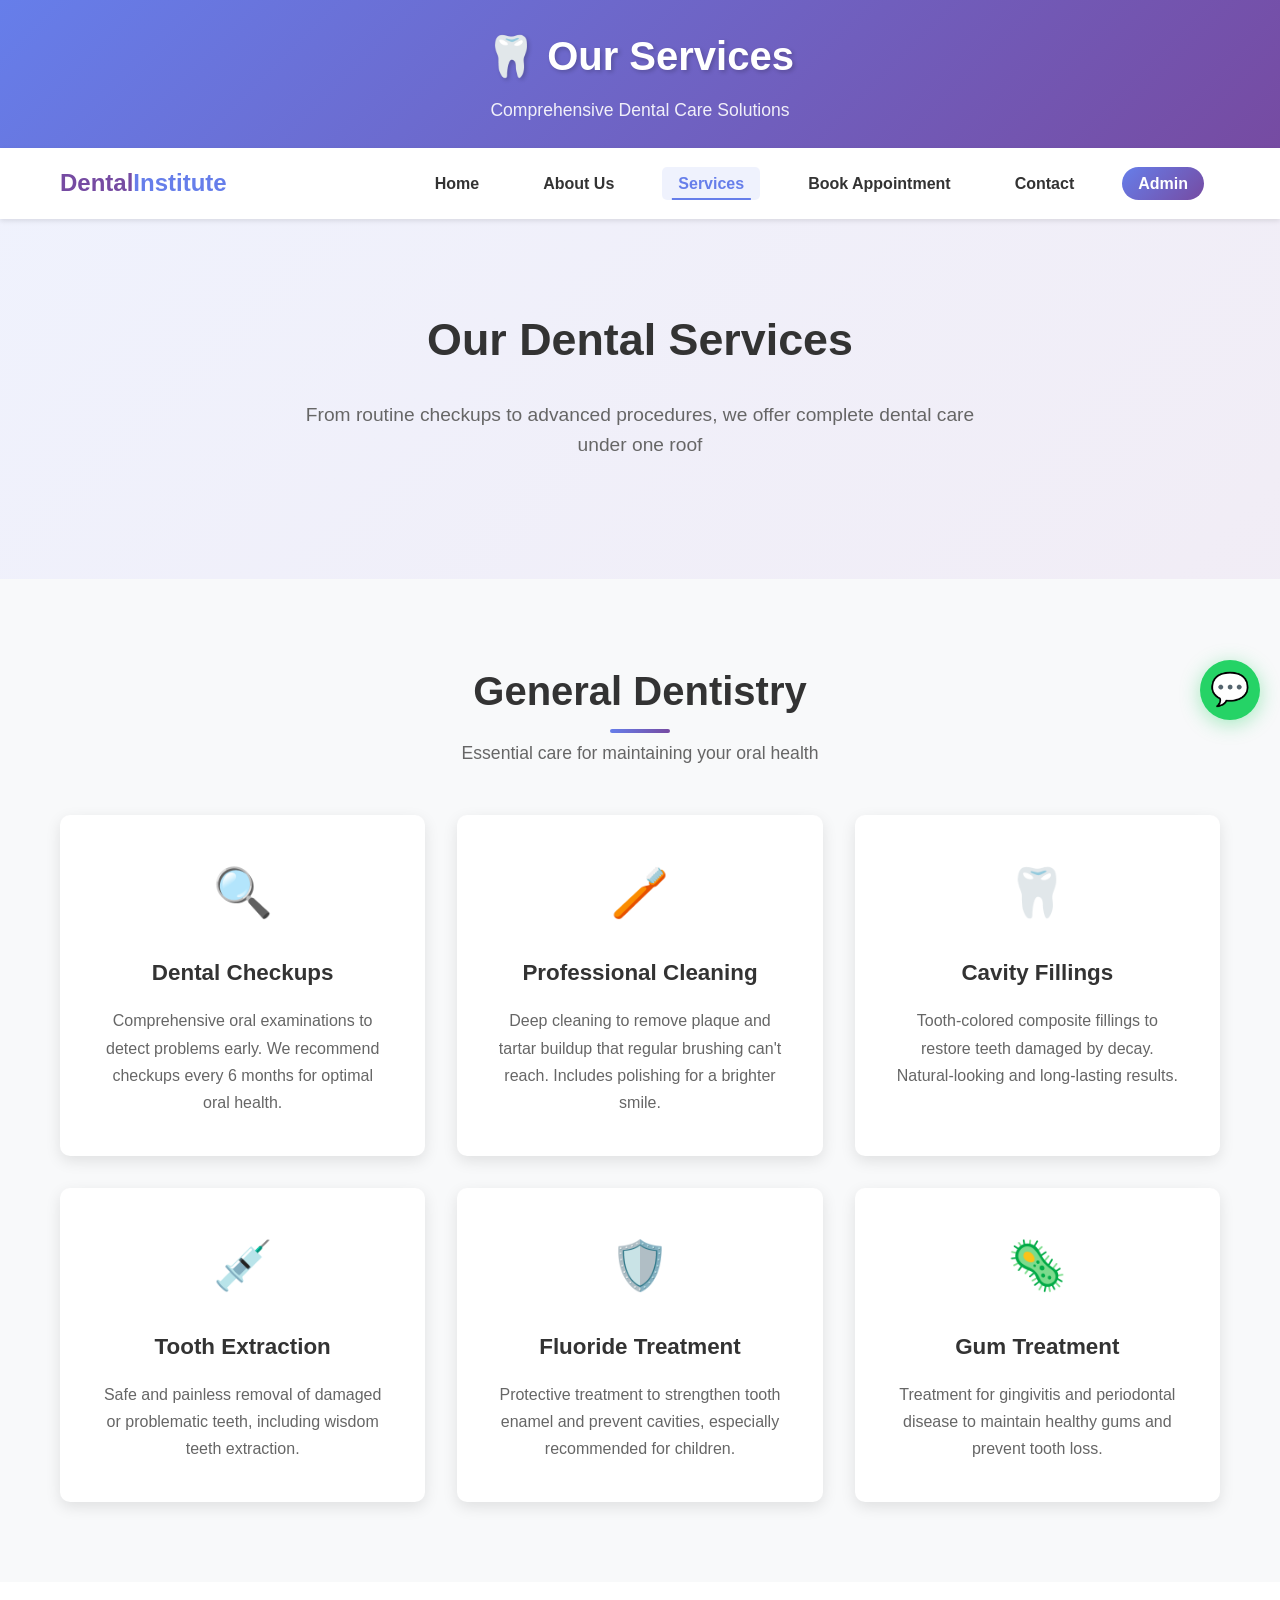
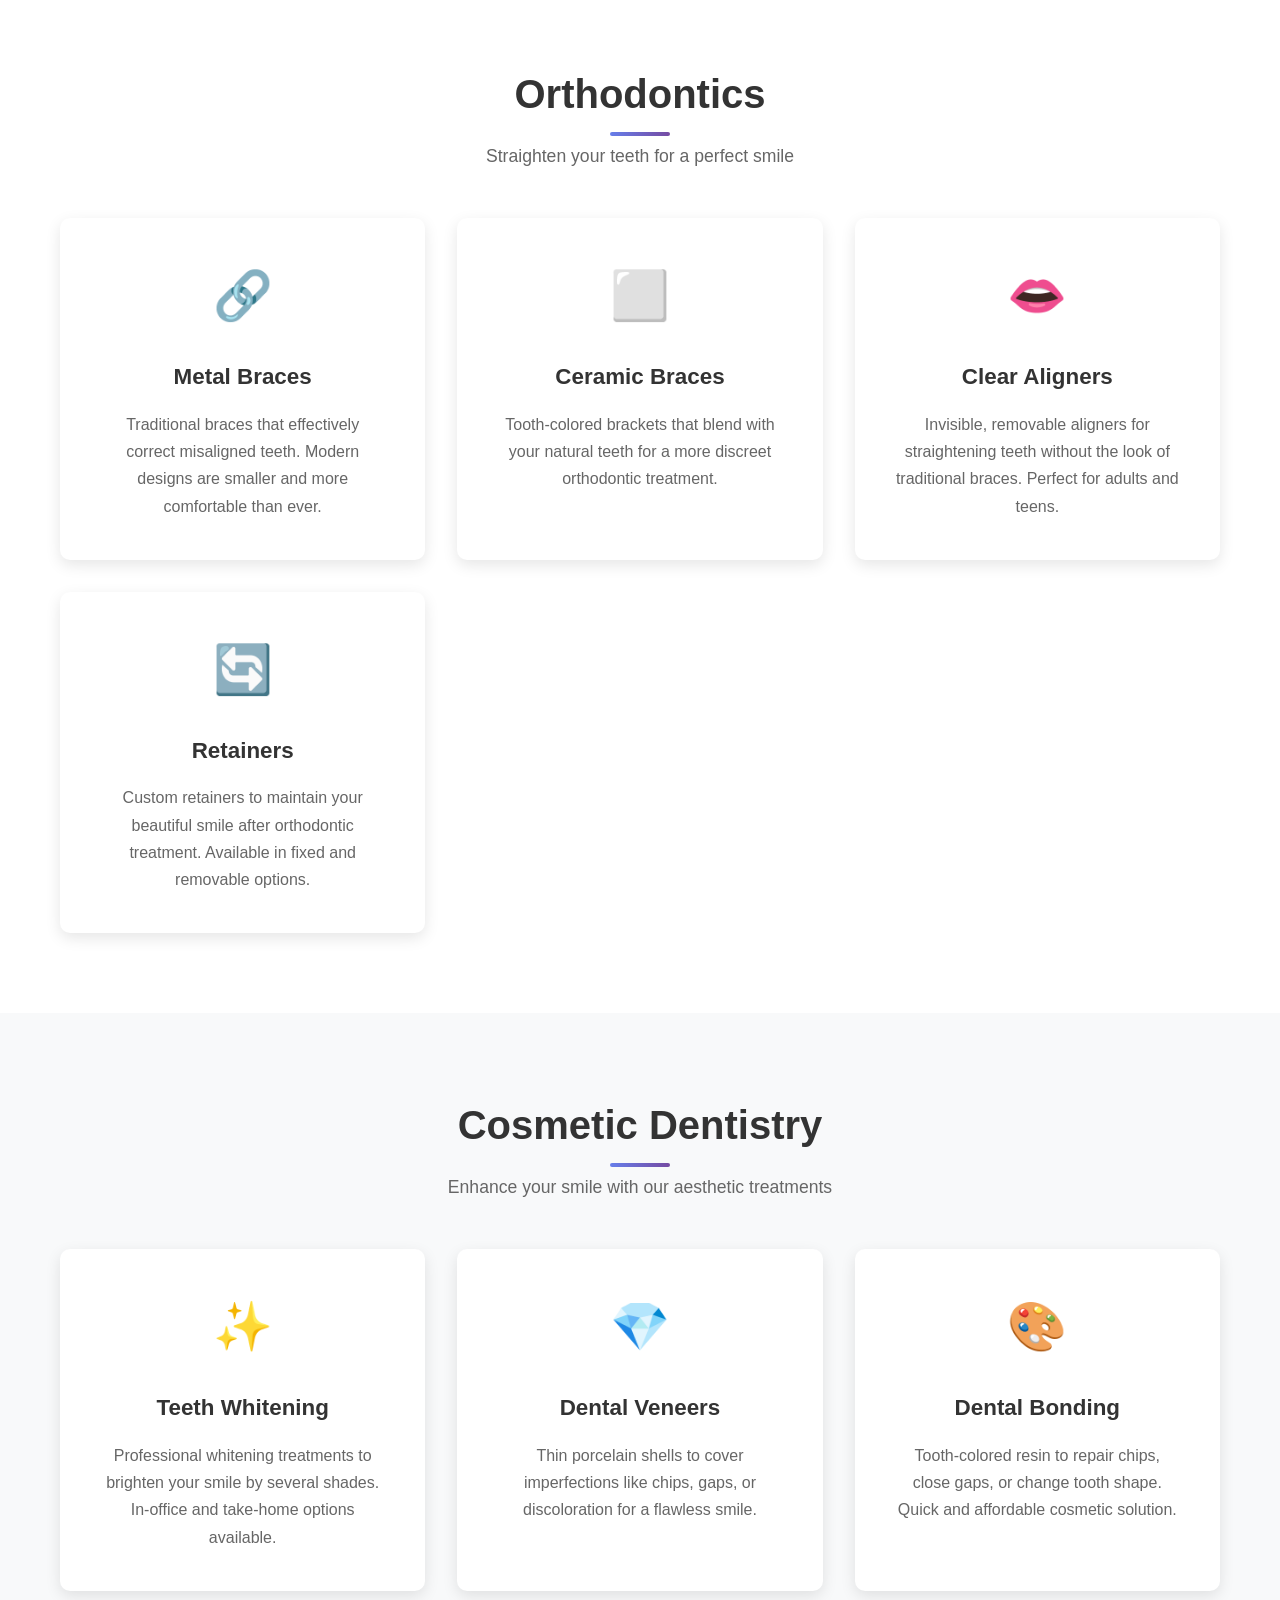
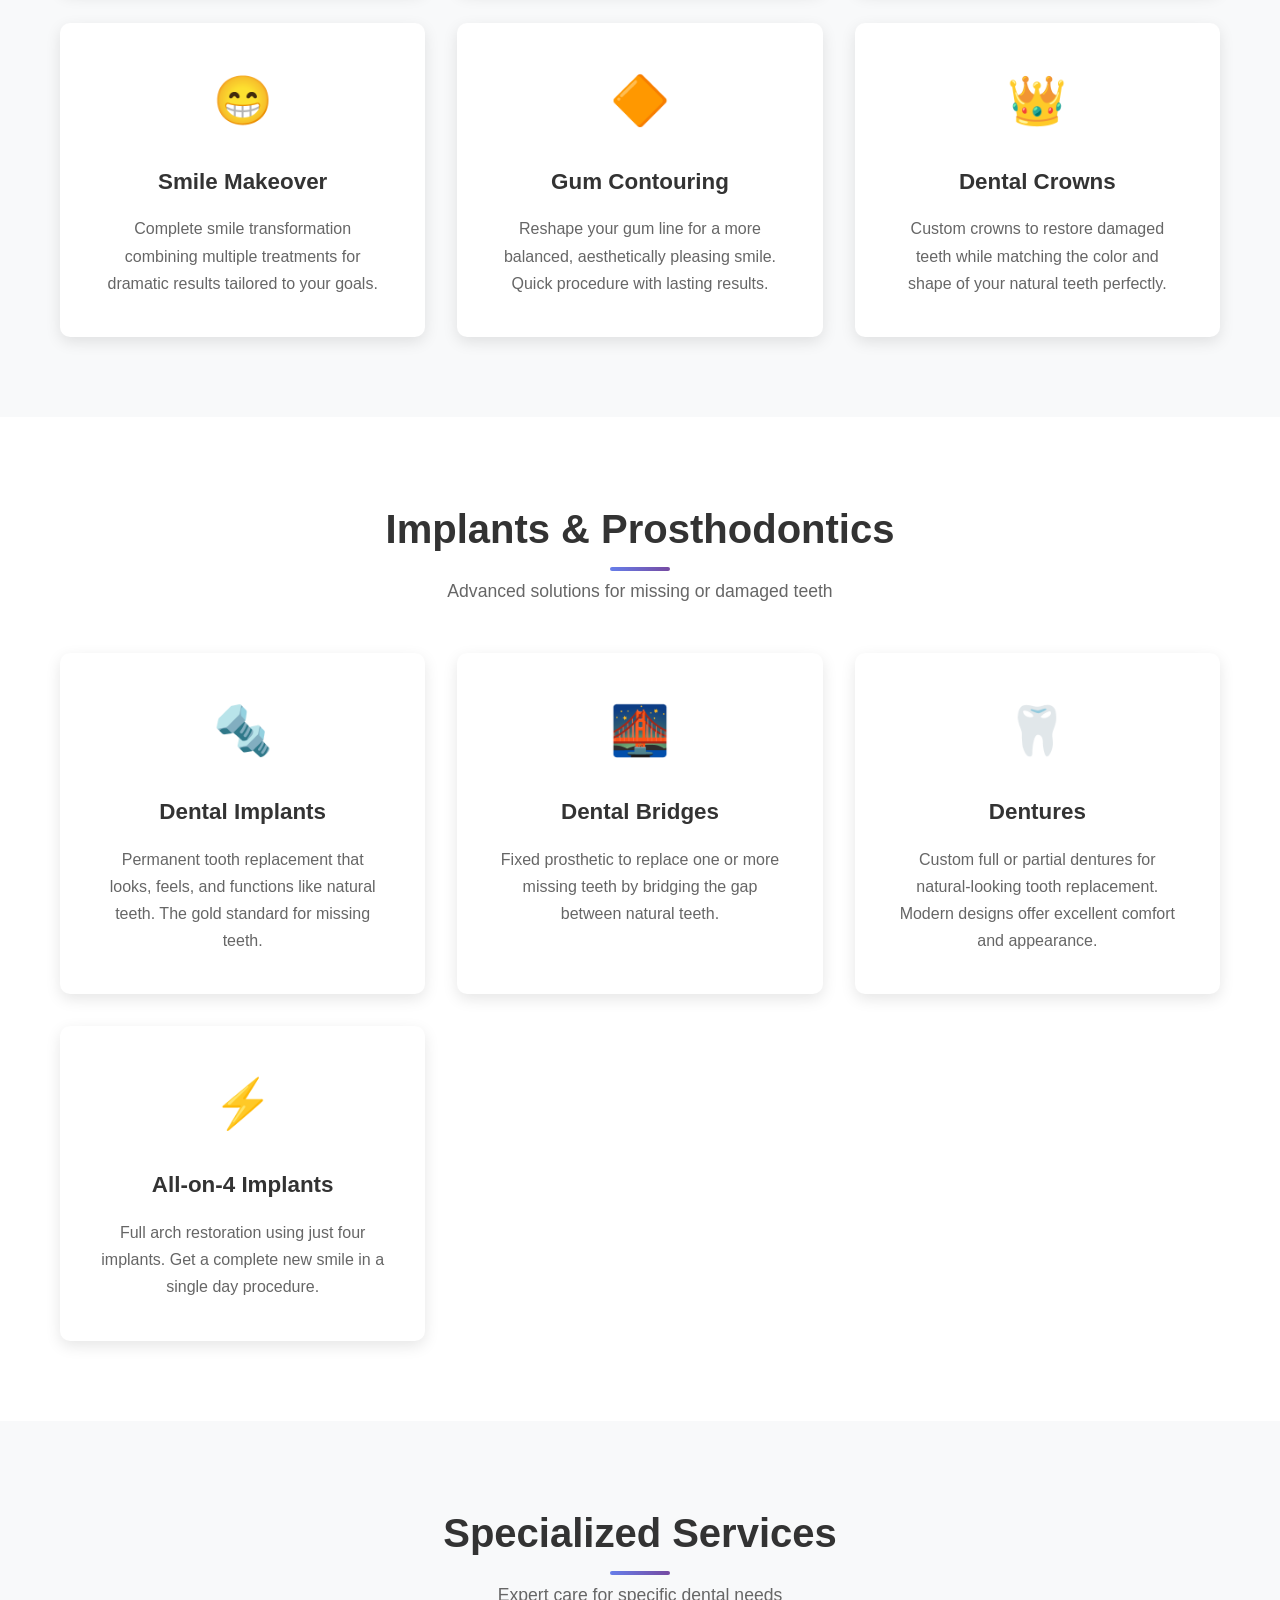
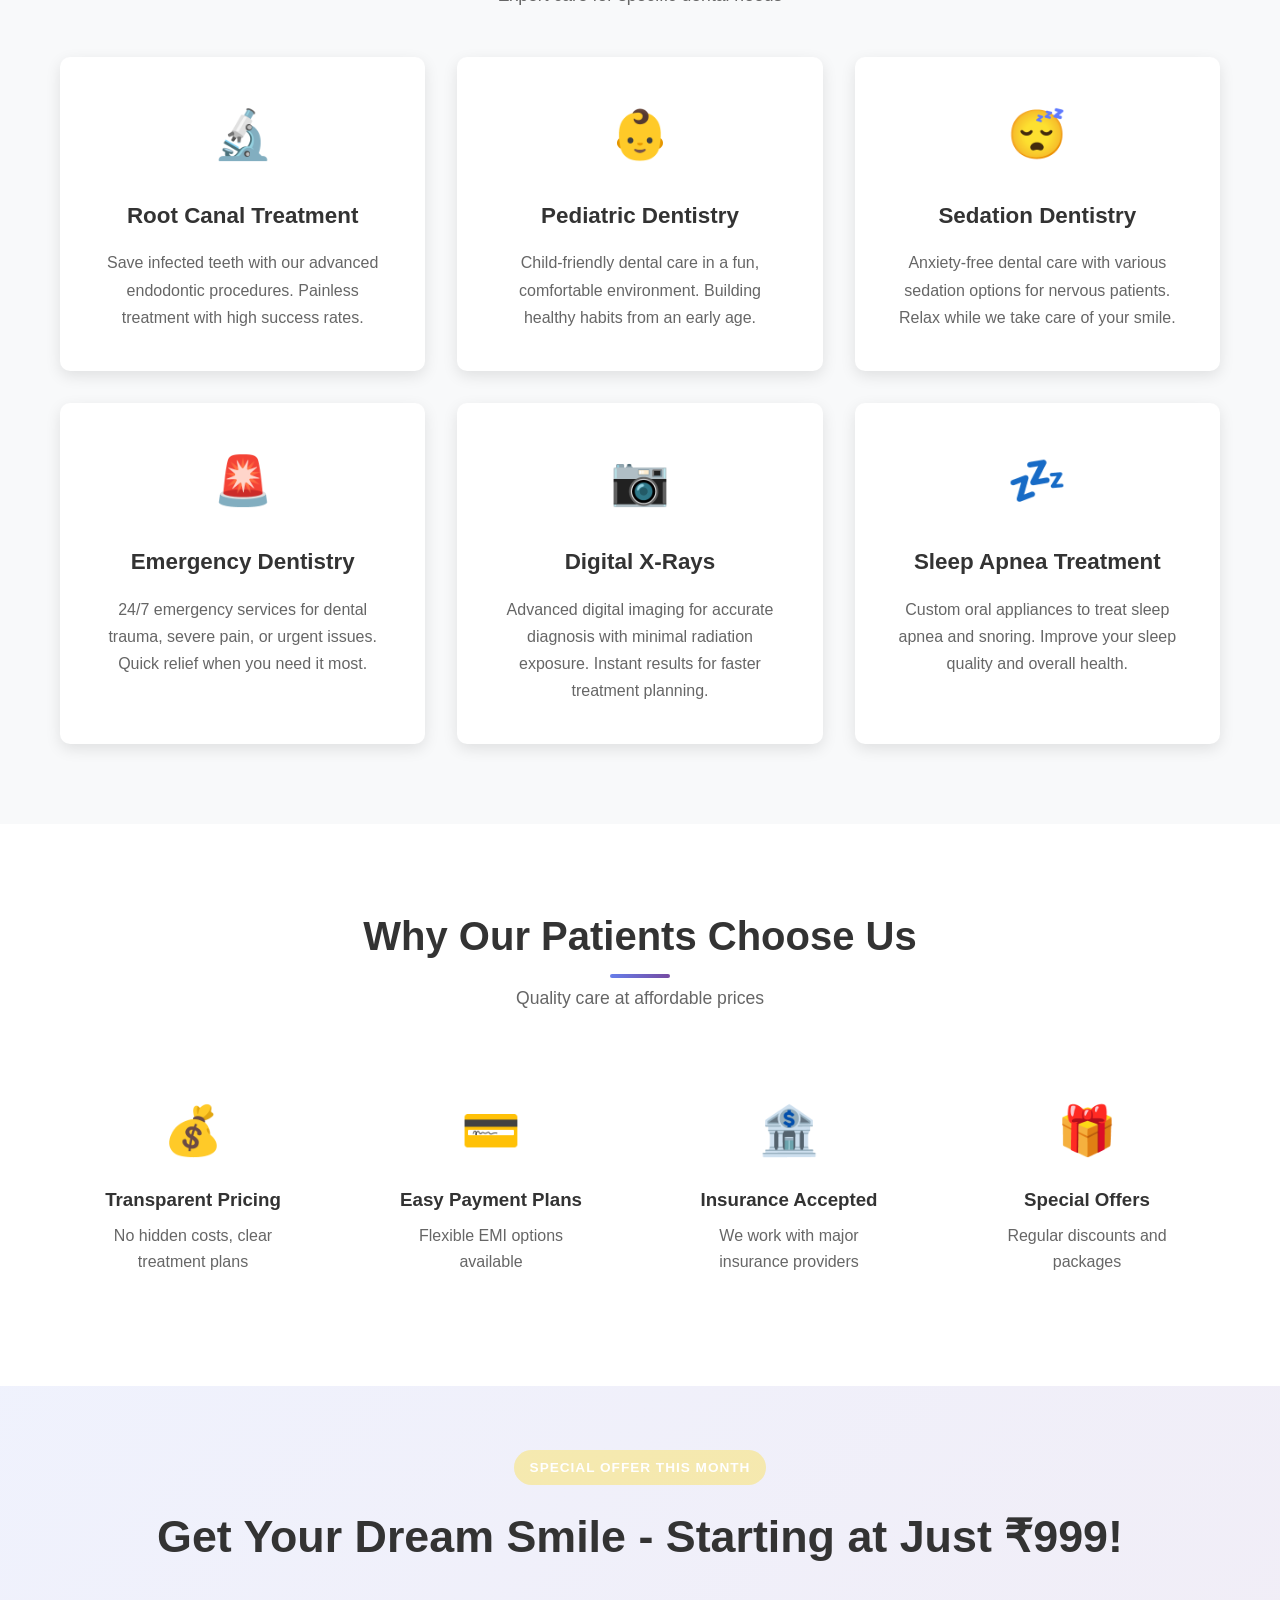
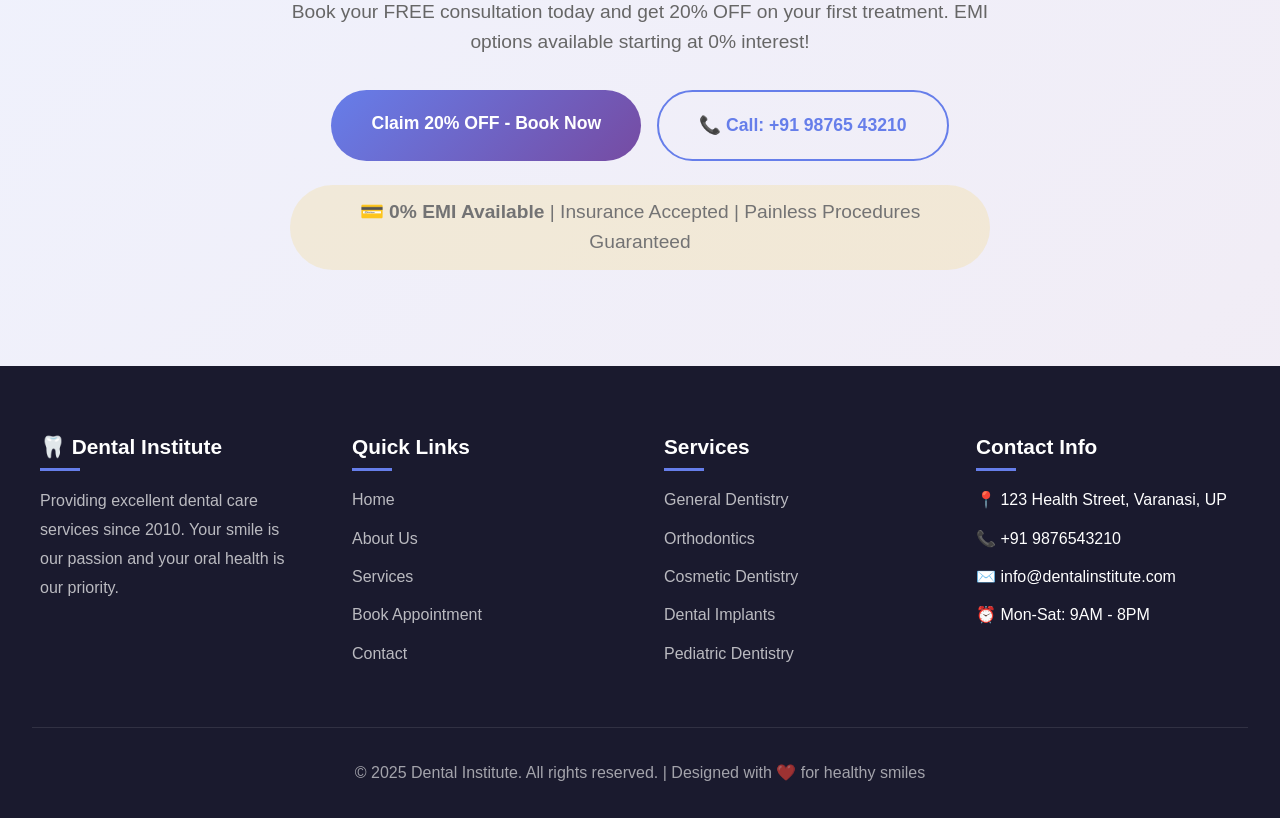
<file: services.html>
<!DOCTYPE html>
<html lang="en">
<head>
    <meta charset="UTF-8">
    <meta name="viewport" content="width=device-width, initial-scale=1.0">
    <meta name="description" content="Best Tooth Doctor Services in Varanasi | Dental Institute Varanasi offers Teeth Whitening from ₹2,999, Braces from ₹25,000, Dental Implants from ₹15,000. Expert dentists, painless procedures. Book FREE consultation!">
    <meta name="keywords" content="tooth doctor services Varanasi, dental institute services Varanasi, dental services Varanasi, teeth whitening Varanasi, braces cost Varanasi, dental implants Varanasi, root canal Varanasi, cosmetic dentistry Varanasi, orthodontist Varanasi, pediatric dentist Varanasi, दांतों का इलाज वाराणसी">
    <meta name="robots" content="index, follow">
    <link rel="canonical" href="https://ravanneverdies.github.io/laughing-chainsaw/services.html">
    
    <!-- Open Graph -->
    <meta property="og:title" content="Dental Services Varanasi - Affordable Treatments | Dental Institute">
    <meta property="og:description" content="Complete dental services: Teeth Whitening, Braces, Implants, Root Canal & more. EMI available. Book FREE consultation today!">
    <meta property="og:type" content="website">
    <meta property="og:url" content="https://ravanneverdies.github.io/laughing-chainsaw/services.html">
    <meta property="og:image" content="https://ravanneverdies.github.io/laughing-chainsaw/favicon.svg">
    
    <!-- Twitter Card -->
    <meta name="twitter:card" content="summary_large_image">
    <meta name="twitter:title" content="Dental Services Varanasi - Affordable Treatments">
    <meta name="twitter:description" content="Complete dental services with EMI options. Book FREE consultation today!">
    
    <!-- Schema.org for Services -->
    <script type="application/ld+json">
    {
        "@context": "https://schema.org",
        "@type": "MedicalBusiness",
        "name": "Dental Institute Services",
        "url": "https://ravanneverdies.github.io/laughing-chainsaw/services.html",
        "medicalSpecialty": ["GeneralDentistry", "Orthodontics", "CosmeticDentistry", "PediatricDentistry"],
        "hasOfferCatalog": {
            "@type": "OfferCatalog",
            "name": "Dental Services",
            "itemListElement": [
                {
                    "@type": "Offer",
                    "itemOffered": {
                        "@type": "Service",
                        "name": "Teeth Whitening",
                        "description": "Professional teeth whitening treatment"
                    },
                    "priceSpecification": {
                        "@type": "PriceSpecification",
                        "price": "2999",
                        "priceCurrency": "INR"
                    }
                },
                {
                    "@type": "Offer",
                    "itemOffered": {
                        "@type": "Service",
                        "name": "Dental Implants",
                        "description": "Permanent tooth replacement with titanium implants"
                    },
                    "priceSpecification": {
                        "@type": "PriceSpecification",
                        "price": "15000",
                        "priceCurrency": "INR"
                    }
                }
            ]
        }
    }
    </script>
    
    <title>Tooth Doctor Services Varanasi | Dental Institute - Teeth Whitening, Braces, Implants</title>
    <link rel="icon" type="image/svg+xml" href="favicon.svg">
    <link rel="stylesheet" href="css/style.css">
</head>
<body>
    <!-- Header -->
    <header>
        <div class="container">
            <h1>🦷 Our Services</h1>
            <p>Comprehensive Dental Care Solutions</p>
        </div>
    </header>

    <!-- Navigation -->
    <nav>
        <div class="container">
            <div class="nav-brand">
                <span>Dental</span>Institute
            </div>
            <div class="menu-toggle">
                <span></span>
                <span></span>
                <span></span>
            </div>
            <ul>
                <li><a href="index.html">Home</a></li>
                <li><a href="about.html">About Us</a></li>
                <li><a href="services.html" class="active">Services</a></li>
                <li><a href="appointments.html">Book Appointment</a></li>
                <li><a href="contact.html">Contact</a></li>
                <li><a href="admin.html" class="admin-link">Admin</a></li>
            </ul>
        </div>
    </nav>

    <!-- Services Hero -->
    <section class="hero" style="min-height: 40vh;">
        <h2>Our Dental Services</h2>
        <p>From routine checkups to advanced procedures, we offer complete dental care under one roof</p>
    </section>

    <!-- Main Services -->
    <section class="services">
        <div class="container">
            <div class="section-title">
                <h2>General Dentistry</h2>
                <p>Essential care for maintaining your oral health</p>
            </div>
            <div class="service-grid">
                <div class="service-card animate-on-scroll">
                    <div class="service-icon">🔍</div>
                    <h3>Dental Checkups</h3>
                    <p>Comprehensive oral examinations to detect problems early. We recommend checkups every 6 months for optimal oral health.</p>
                </div>
                <div class="service-card animate-on-scroll">
                    <div class="service-icon">🪥</div>
                    <h3>Professional Cleaning</h3>
                    <p>Deep cleaning to remove plaque and tartar buildup that regular brushing can't reach. Includes polishing for a brighter smile.</p>
                </div>
                <div class="service-card animate-on-scroll">
                    <div class="service-icon">🦷</div>
                    <h3>Cavity Fillings</h3>
                    <p>Tooth-colored composite fillings to restore teeth damaged by decay. Natural-looking and long-lasting results.</p>
                </div>
                <div class="service-card animate-on-scroll">
                    <div class="service-icon">💉</div>
                    <h3>Tooth Extraction</h3>
                    <p>Safe and painless removal of damaged or problematic teeth, including wisdom teeth extraction.</p>
                </div>
                <div class="service-card animate-on-scroll">
                    <div class="service-icon">🛡️</div>
                    <h3>Fluoride Treatment</h3>
                    <p>Protective treatment to strengthen tooth enamel and prevent cavities, especially recommended for children.</p>
                </div>
                <div class="service-card animate-on-scroll">
                    <div class="service-icon">🦠</div>
                    <h3>Gum Treatment</h3>
                    <p>Treatment for gingivitis and periodontal disease to maintain healthy gums and prevent tooth loss.</p>
                </div>
            </div>
        </div>
    </section>

    <!-- Orthodontics -->
    <section class="about">
        <div class="container">
            <div class="section-title">
                <h2>Orthodontics</h2>
                <p>Straighten your teeth for a perfect smile</p>
            </div>
            <div class="service-grid">
                <div class="service-card animate-on-scroll">
                    <div class="service-icon">🔗</div>
                    <h3>Metal Braces</h3>
                    <p>Traditional braces that effectively correct misaligned teeth. Modern designs are smaller and more comfortable than ever.</p>
                </div>
                <div class="service-card animate-on-scroll">
                    <div class="service-icon">⬜</div>
                    <h3>Ceramic Braces</h3>
                    <p>Tooth-colored brackets that blend with your natural teeth for a more discreet orthodontic treatment.</p>
                </div>
                <div class="service-card animate-on-scroll">
                    <div class="service-icon">👄</div>
                    <h3>Clear Aligners</h3>
                    <p>Invisible, removable aligners for straightening teeth without the look of traditional braces. Perfect for adults and teens.</p>
                </div>
                <div class="service-card animate-on-scroll">
                    <div class="service-icon">🔄</div>
                    <h3>Retainers</h3>
                    <p>Custom retainers to maintain your beautiful smile after orthodontic treatment. Available in fixed and removable options.</p>
                </div>
            </div>
        </div>
    </section>

    <!-- Cosmetic Dentistry -->
    <section class="services">
        <div class="container">
            <div class="section-title">
                <h2>Cosmetic Dentistry</h2>
                <p>Enhance your smile with our aesthetic treatments</p>
            </div>
            <div class="service-grid">
                <div class="service-card animate-on-scroll">
                    <div class="service-icon">✨</div>
                    <h3>Teeth Whitening</h3>
                    <p>Professional whitening treatments to brighten your smile by several shades. In-office and take-home options available.</p>
                </div>
                <div class="service-card animate-on-scroll">
                    <div class="service-icon">💎</div>
                    <h3>Dental Veneers</h3>
                    <p>Thin porcelain shells to cover imperfections like chips, gaps, or discoloration for a flawless smile.</p>
                </div>
                <div class="service-card animate-on-scroll">
                    <div class="service-icon">🎨</div>
                    <h3>Dental Bonding</h3>
                    <p>Tooth-colored resin to repair chips, close gaps, or change tooth shape. Quick and affordable cosmetic solution.</p>
                </div>
                <div class="service-card animate-on-scroll">
                    <div class="service-icon">😁</div>
                    <h3>Smile Makeover</h3>
                    <p>Complete smile transformation combining multiple treatments for dramatic results tailored to your goals.</p>
                </div>
                <div class="service-card animate-on-scroll">
                    <div class="service-icon">🔶</div>
                    <h3>Gum Contouring</h3>
                    <p>Reshape your gum line for a more balanced, aesthetically pleasing smile. Quick procedure with lasting results.</p>
                </div>
                <div class="service-card animate-on-scroll">
                    <div class="service-icon">👑</div>
                    <h3>Dental Crowns</h3>
                    <p>Custom crowns to restore damaged teeth while matching the color and shape of your natural teeth perfectly.</p>
                </div>
            </div>
        </div>
    </section>

    <!-- Implants & Prosthodontics -->
    <section class="about">
        <div class="container">
            <div class="section-title">
                <h2>Implants & Prosthodontics</h2>
                <p>Advanced solutions for missing or damaged teeth</p>
            </div>
            <div class="service-grid">
                <div class="service-card animate-on-scroll">
                    <div class="service-icon">🔩</div>
                    <h3>Dental Implants</h3>
                    <p>Permanent tooth replacement that looks, feels, and functions like natural teeth. The gold standard for missing teeth.</p>
                </div>
                <div class="service-card animate-on-scroll">
                    <div class="service-icon">🌉</div>
                    <h3>Dental Bridges</h3>
                    <p>Fixed prosthetic to replace one or more missing teeth by bridging the gap between natural teeth.</p>
                </div>
                <div class="service-card animate-on-scroll">
                    <div class="service-icon">🦷</div>
                    <h3>Dentures</h3>
                    <p>Custom full or partial dentures for natural-looking tooth replacement. Modern designs offer excellent comfort and appearance.</p>
                </div>
                <div class="service-card animate-on-scroll">
                    <div class="service-icon">⚡</div>
                    <h3>All-on-4 Implants</h3>
                    <p>Full arch restoration using just four implants. Get a complete new smile in a single day procedure.</p>
                </div>
            </div>
        </div>
    </section>

    <!-- Specialized Services -->
    <section class="services">
        <div class="container">
            <div class="section-title">
                <h2>Specialized Services</h2>
                <p>Expert care for specific dental needs</p>
            </div>
            <div class="service-grid">
                <div class="service-card animate-on-scroll">
                    <div class="service-icon">🔬</div>
                    <h3>Root Canal Treatment</h3>
                    <p>Save infected teeth with our advanced endodontic procedures. Painless treatment with high success rates.</p>
                </div>
                <div class="service-card animate-on-scroll">
                    <div class="service-icon">👶</div>
                    <h3>Pediatric Dentistry</h3>
                    <p>Child-friendly dental care in a fun, comfortable environment. Building healthy habits from an early age.</p>
                </div>
                <div class="service-card animate-on-scroll">
                    <div class="service-icon">😴</div>
                    <h3>Sedation Dentistry</h3>
                    <p>Anxiety-free dental care with various sedation options for nervous patients. Relax while we take care of your smile.</p>
                </div>
                <div class="service-card animate-on-scroll">
                    <div class="service-icon">🚨</div>
                    <h3>Emergency Dentistry</h3>
                    <p>24/7 emergency services for dental trauma, severe pain, or urgent issues. Quick relief when you need it most.</p>
                </div>
                <div class="service-card animate-on-scroll">
                    <div class="service-icon">📷</div>
                    <h3>Digital X-Rays</h3>
                    <p>Advanced digital imaging for accurate diagnosis with minimal radiation exposure. Instant results for faster treatment planning.</p>
                </div>
                <div class="service-card animate-on-scroll">
                    <div class="service-icon">💤</div>
                    <h3>Sleep Apnea Treatment</h3>
                    <p>Custom oral appliances to treat sleep apnea and snoring. Improve your sleep quality and overall health.</p>
                </div>
            </div>
        </div>
    </section>

    <!-- Pricing Info -->
    <section class="features">
        <div class="container">
            <div class="section-title">
                <h2>Why Our Patients Choose Us</h2>
                <p>Quality care at affordable prices</p>
            </div>
            <div class="features-grid">
                <div class="feature-item animate-on-scroll">
                    <div class="feature-icon">💰</div>
                    <h3>Transparent Pricing</h3>
                    <p>No hidden costs, clear treatment plans</p>
                </div>
                <div class="feature-item animate-on-scroll">
                    <div class="feature-icon">💳</div>
                    <h3>Easy Payment Plans</h3>
                    <p>Flexible EMI options available</p>
                </div>
                <div class="feature-item animate-on-scroll">
                    <div class="feature-icon">🏦</div>
                    <h3>Insurance Accepted</h3>
                    <p>We work with major insurance providers</p>
                </div>
                <div class="feature-item animate-on-scroll">
                    <div class="feature-icon">🎁</div>
                    <h3>Special Offers</h3>
                    <p>Regular discounts and packages</p>
                </div>
            </div>
        </div>
    </section>

    <!-- CTA with Pricing -->
    <section class="hero cta-section" style="min-height: auto; padding: 4rem 2rem;">
        <div class="cta-badge">Special Offer This Month</div>
        <h2>Get Your Dream Smile - Starting at Just ₹999!</h2>
        <p>Book your FREE consultation today and get 20% OFF on your first treatment. EMI options available starting at 0% interest!</p>
        <div class="hero-buttons">
            <a href="appointments.html" class="btn btn-primary btn-pulse btn-large">Claim 20% OFF - Book Now</a>
            <a href="tel:+919876543210" class="btn btn-secondary btn-large">📞 Call: +91 98765 43210</a>
        </div>
        <p class="cta-urgency">💳 <strong>0% EMI Available</strong> | Insurance Accepted | Painless Procedures Guaranteed</p>
    </section>

    <!-- Footer -->
    <footer>
        <div class="footer-content">
            <div class="footer-section">
                <h3>🦷 Dental Institute</h3>
                <p>Providing excellent dental care services since 2010. Your smile is our passion and your oral health is our priority.</p>
            </div>
            <div class="footer-section">
                <h3>Quick Links</h3>
                <ul>
                    <li><a href="index.html">Home</a></li>
                    <li><a href="about.html">About Us</a></li>
                    <li><a href="services.html">Services</a></li>
                    <li><a href="appointments.html">Book Appointment</a></li>
                    <li><a href="contact.html">Contact</a></li>
                </ul>
            </div>
            <div class="footer-section">
                <h3>Services</h3>
                <ul>
                    <li><a href="services.html">General Dentistry</a></li>
                    <li><a href="services.html">Orthodontics</a></li>
                    <li><a href="services.html">Cosmetic Dentistry</a></li>
                    <li><a href="services.html">Dental Implants</a></li>
                    <li><a href="services.html">Pediatric Dentistry</a></li>
                </ul>
            </div>
            <div class="footer-section">
                <h3>Contact Info</h3>
                <ul>
                    <li>📍 123 Health Street, Varanasi, UP</li>
                    <li>📞 +91 9876543210</li>
                    <li>✉️ info@dentalinstitute.com</li>
                    <li>⏰ Mon-Sat: 9AM - 8PM</li>
                </ul>
            </div>
        </div>
        <div class="footer-bottom">
            <p>&copy; 2025 Dental Institute. All rights reserved. | Designed with ❤️ for healthy smiles</p>
        </div>
    </footer>

    <script src="js/script.js"></script>
    <script src="js/seo-enhancements.js"></script>
    
    <!-- WhatsApp Float Button -->
    <a href="https://wa.me/919876543210?text=Hi%2C%20I%27m%20interested%20in%20your%20dental%20services.%20Please%20share%20more%20details." class="whatsapp-float" aria-label="Chat on WhatsApp" target="_blank" rel="noopener">
        💬
    </a>
</body>
</html>
</file>
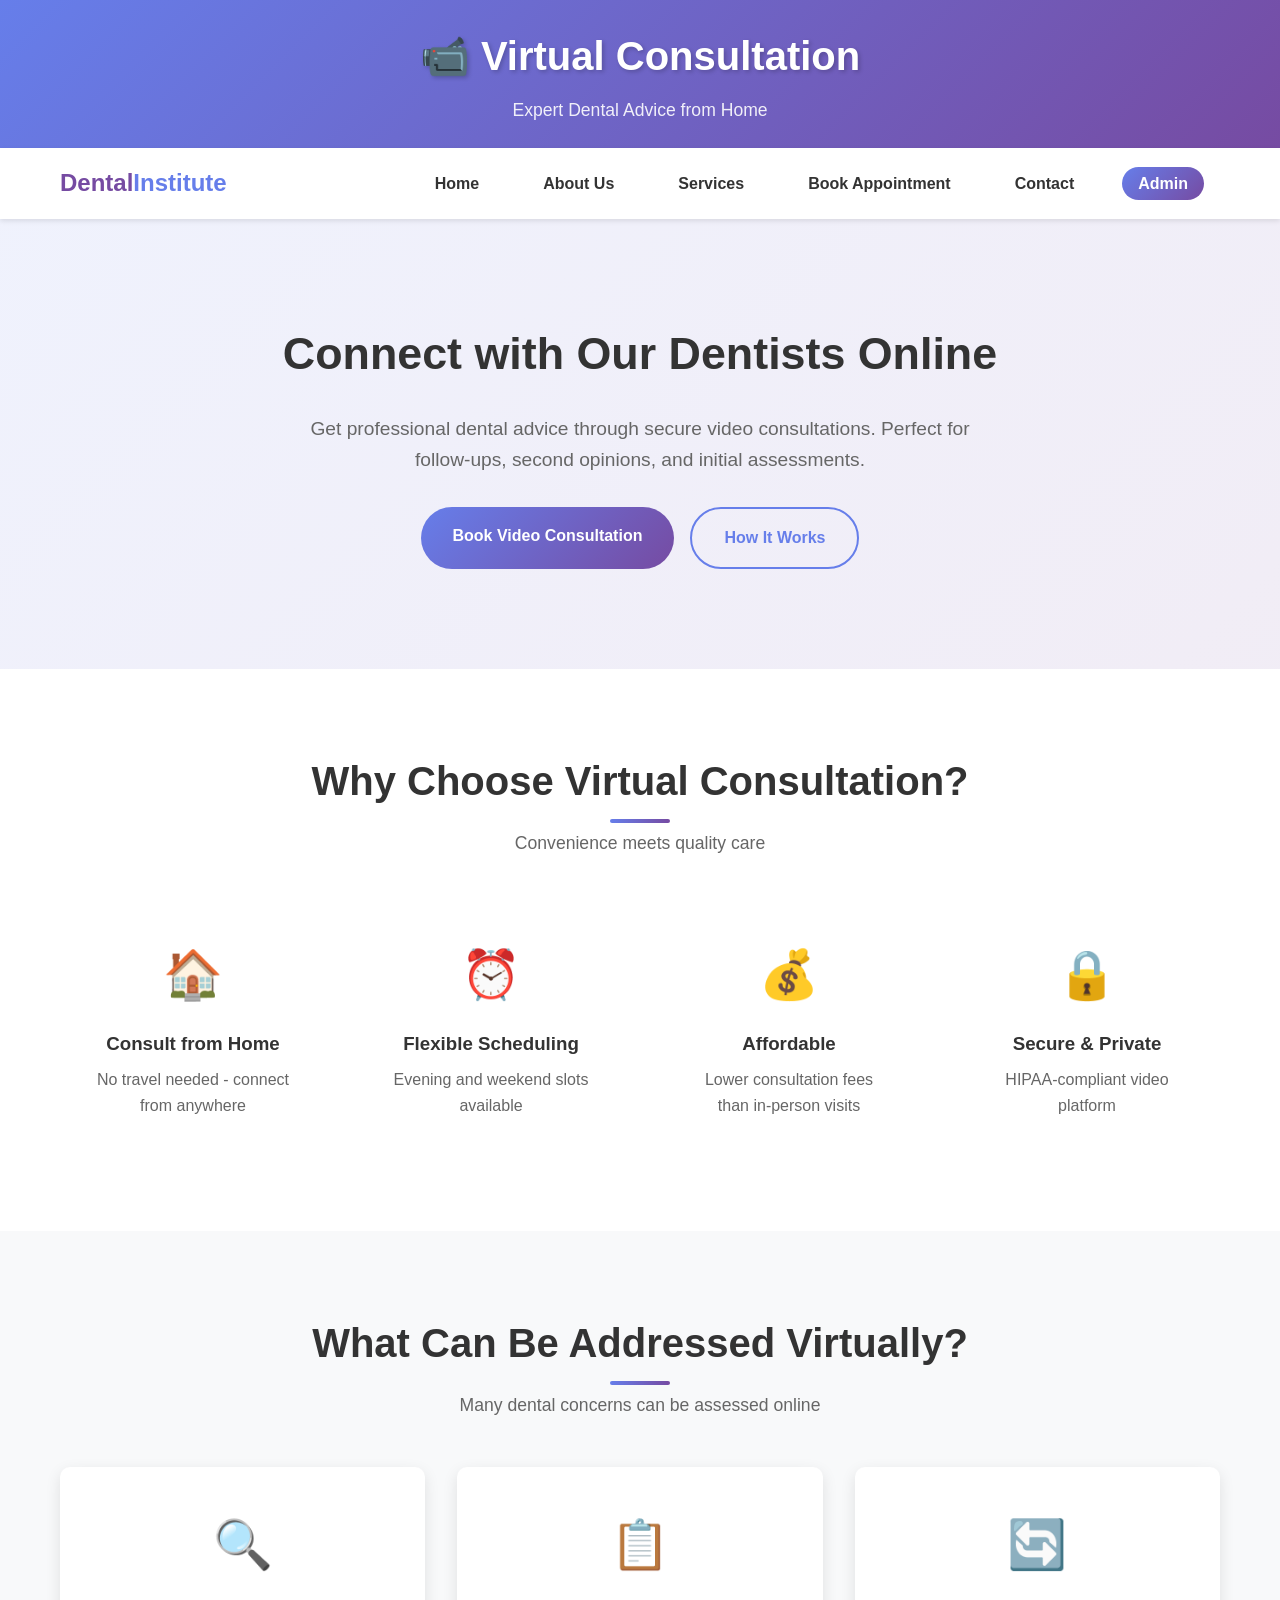
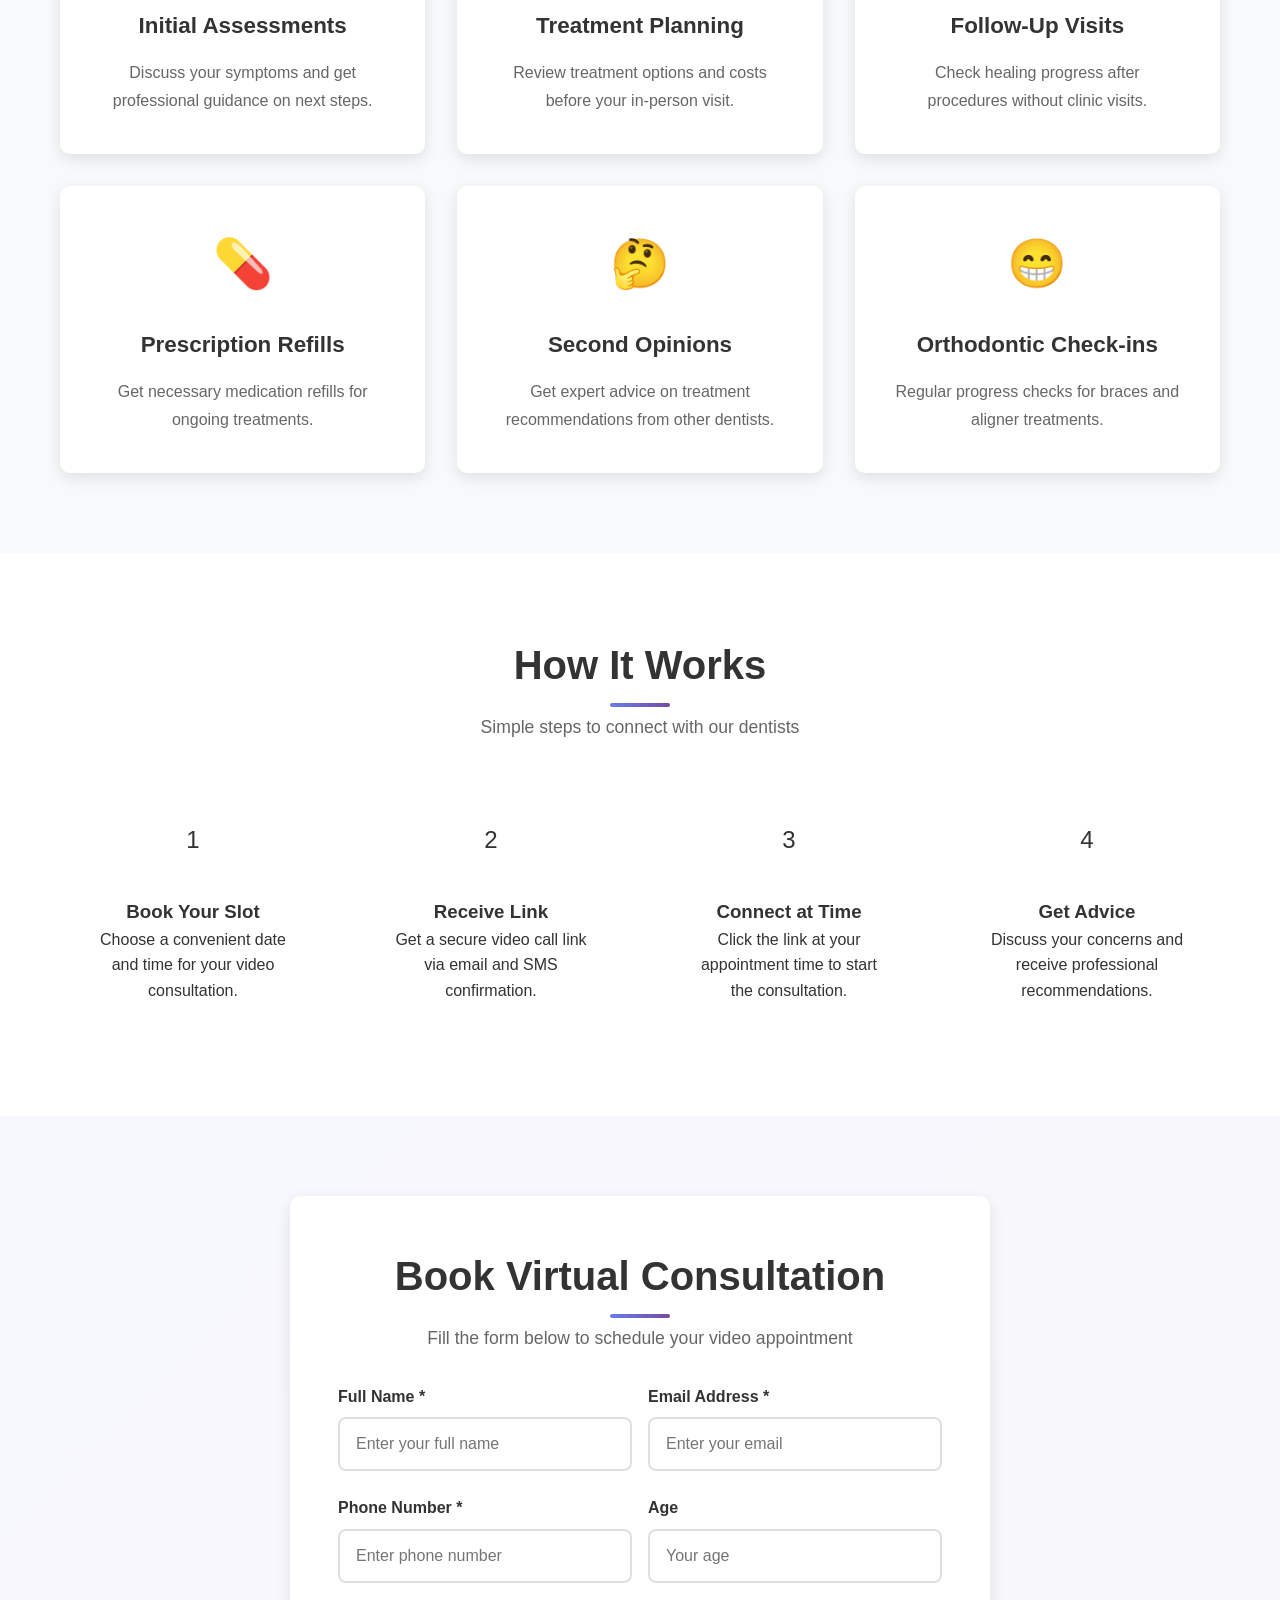
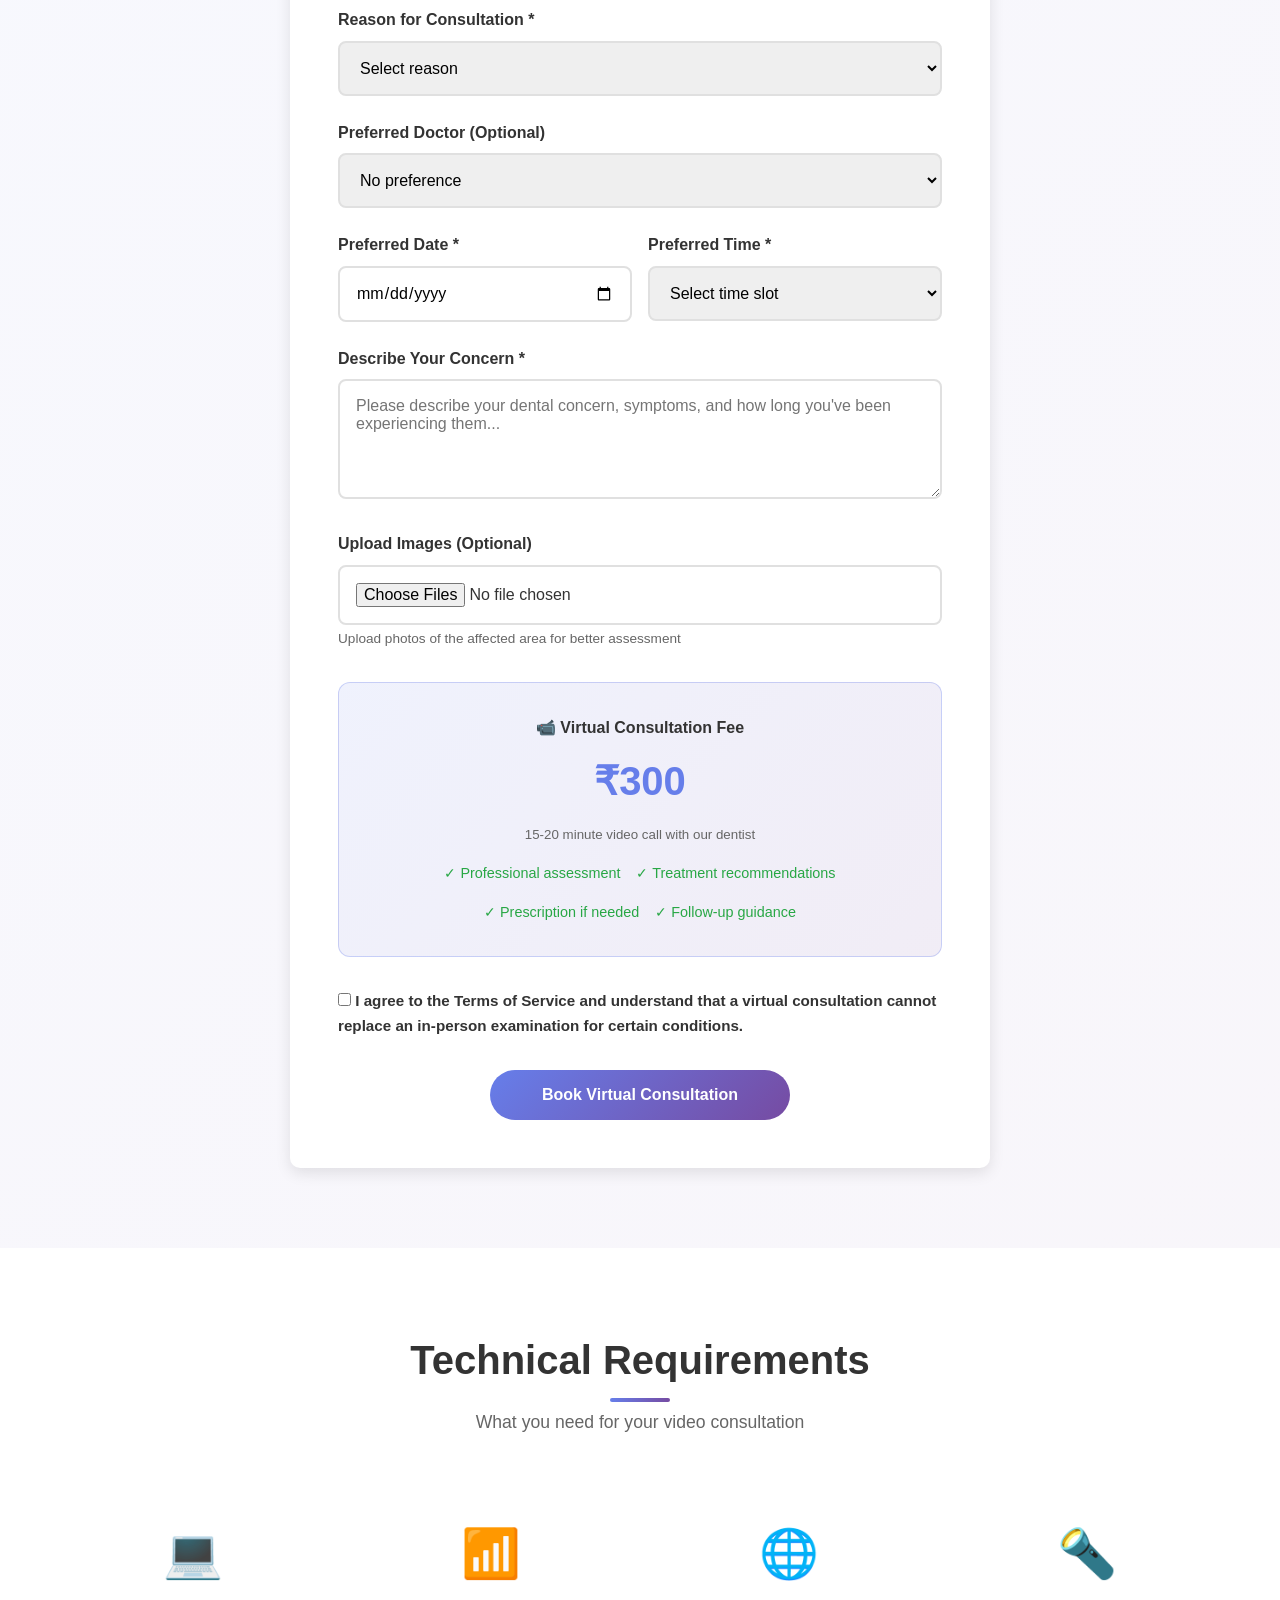
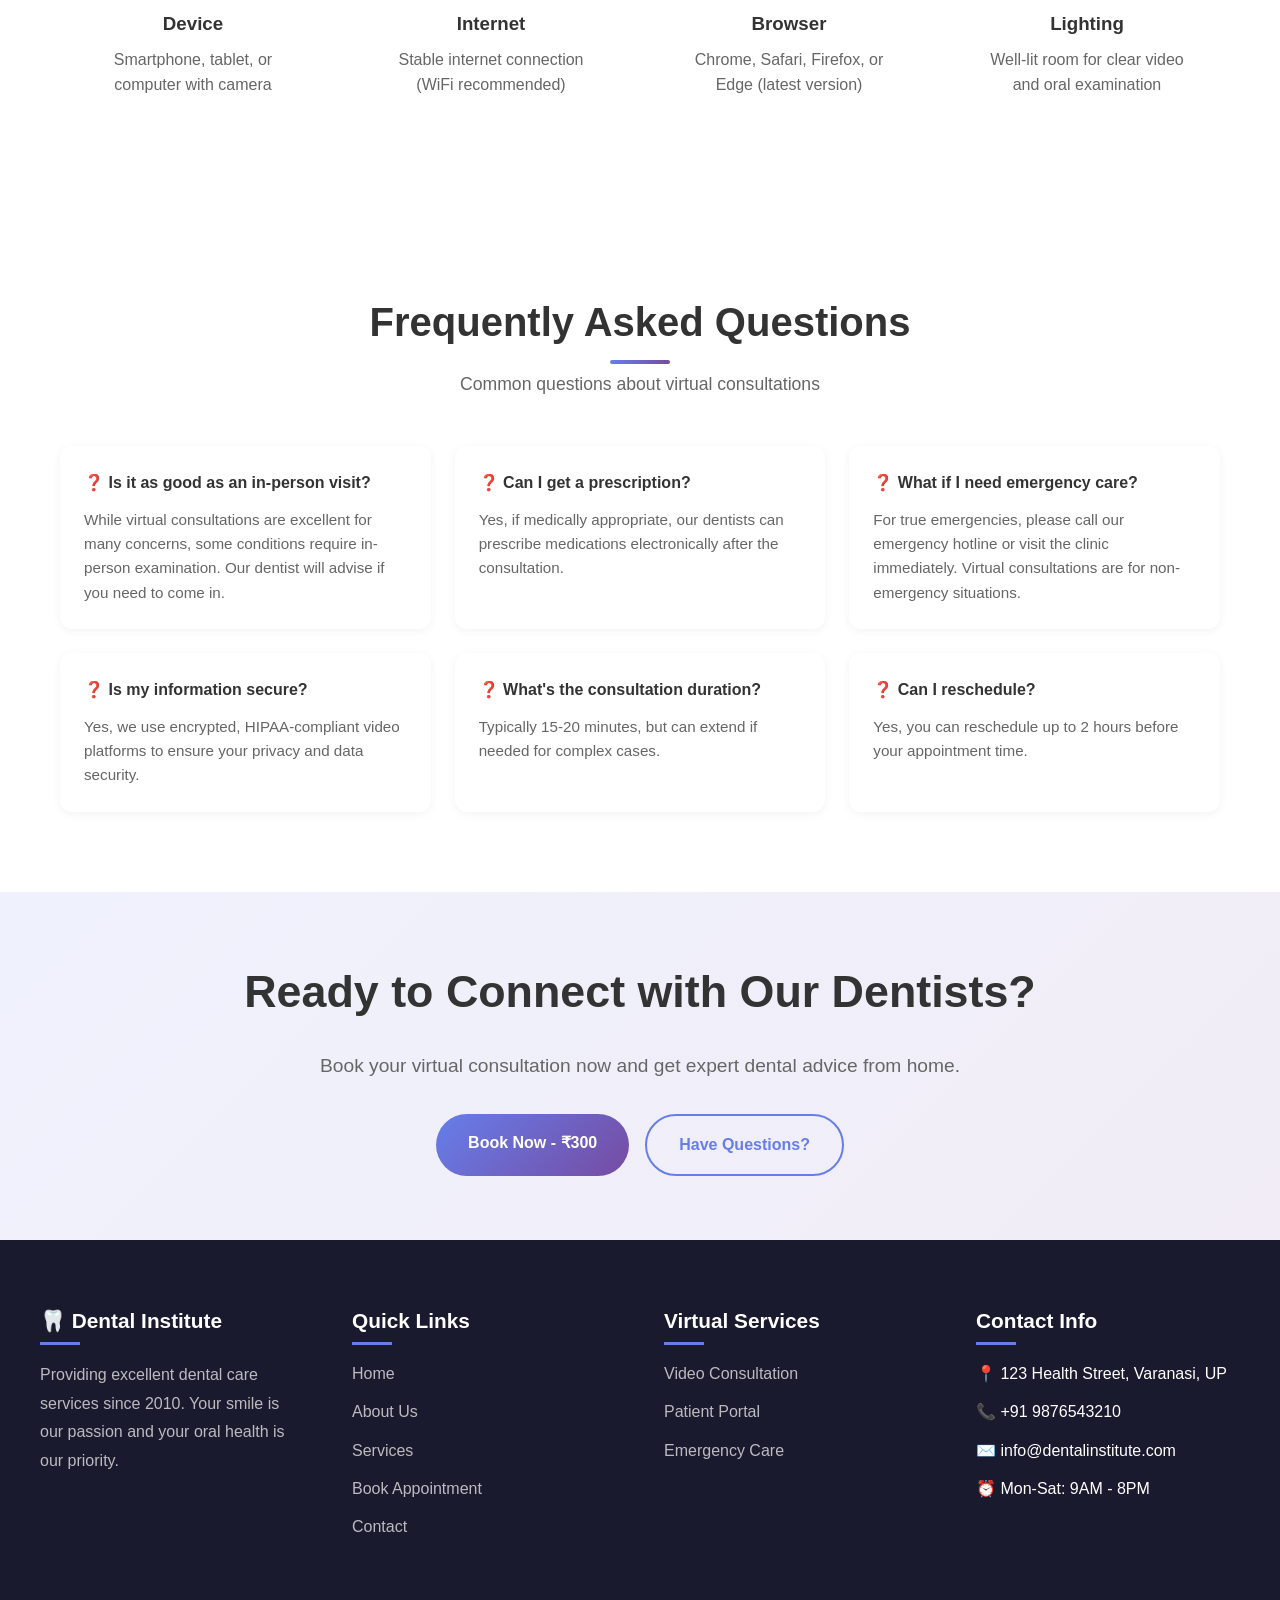
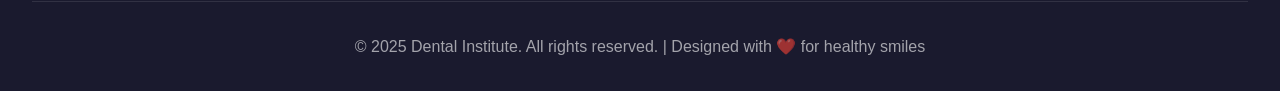
<file: virtual-consultation.html>
<!DOCTYPE html>
<html lang="en">
<head>
    <meta charset="UTF-8">
    <meta name="viewport" content="width=device-width, initial-scale=1.0">
    <meta name="description" content="Virtual Dental Consultation - Connect with our dentists online. Get professional advice from the comfort of your home.">
    <meta name="keywords" content="virtual dentist, online dental consultation, teledentistry, video consultation">
    <title>Virtual Consultation - Dental Institute</title>
    <link rel="icon" type="image/svg+xml" href="favicon.svg">
    <link rel="stylesheet" href="css/style.css">
</head>
<body>
    <!-- Header -->
    <header>
        <div class="container">
            <h1>📹 Virtual Consultation</h1>
            <p>Expert Dental Advice from Home</p>
        </div>
    </header>

    <!-- Navigation -->
    <nav>
        <div class="container">
            <div class="nav-brand">
                <span>Dental</span>Institute
            </div>
            <div class="menu-toggle">
                <span></span>
                <span></span>
                <span></span>
            </div>
            <ul>
                <li><a href="index.html">Home</a></li>
                <li><a href="about.html">About Us</a></li>
                <li><a href="services.html">Services</a></li>
                <li><a href="appointments.html">Book Appointment</a></li>
                <li><a href="contact.html">Contact</a></li>
                <li><a href="admin.html" class="admin-link">Admin</a></li>
            </ul>
        </div>
    </nav>

    <!-- Virtual Consultation Hero -->
    <section class="hero" style="min-height: 50vh;">
        <h2>Connect with Our Dentists Online</h2>
        <p>Get professional dental advice through secure video consultations. Perfect for follow-ups, second opinions, and initial assessments.</p>
        <div class="hero-buttons">
            <a href="#book-virtual" class="btn btn-primary">Book Video Consultation</a>
            <a href="#how-it-works" class="btn btn-secondary">How It Works</a>
        </div>
    </section>

    <!-- Benefits -->
    <section class="features">
        <div class="container">
            <div class="section-title">
                <h2>Why Choose Virtual Consultation?</h2>
                <p>Convenience meets quality care</p>
            </div>
            <div class="features-grid">
                <div class="feature-item animate-on-scroll">
                    <div class="feature-icon">🏠</div>
                    <h3>Consult from Home</h3>
                    <p>No travel needed - connect from anywhere</p>
                </div>
                <div class="feature-item animate-on-scroll">
                    <div class="feature-icon">⏰</div>
                    <h3>Flexible Scheduling</h3>
                    <p>Evening and weekend slots available</p>
                </div>
                <div class="feature-item animate-on-scroll">
                    <div class="feature-icon">💰</div>
                    <h3>Affordable</h3>
                    <p>Lower consultation fees than in-person visits</p>
                </div>
                <div class="feature-item animate-on-scroll">
                    <div class="feature-icon">🔒</div>
                    <h3>Secure & Private</h3>
                    <p>HIPAA-compliant video platform</p>
                </div>
            </div>
        </div>
    </section>

    <!-- What Can Be Done -->
    <section class="services">
        <div class="container">
            <div class="section-title">
                <h2>What Can Be Addressed Virtually?</h2>
                <p>Many dental concerns can be assessed online</p>
            </div>
            <div class="service-grid">
                <div class="service-card animate-on-scroll">
                    <div class="service-icon">🔍</div>
                    <h3>Initial Assessments</h3>
                    <p>Discuss your symptoms and get professional guidance on next steps.</p>
                </div>
                <div class="service-card animate-on-scroll">
                    <div class="service-icon">📋</div>
                    <h3>Treatment Planning</h3>
                    <p>Review treatment options and costs before your in-person visit.</p>
                </div>
                <div class="service-card animate-on-scroll">
                    <div class="service-icon">🔄</div>
                    <h3>Follow-Up Visits</h3>
                    <p>Check healing progress after procedures without clinic visits.</p>
                </div>
                <div class="service-card animate-on-scroll">
                    <div class="service-icon">💊</div>
                    <h3>Prescription Refills</h3>
                    <p>Get necessary medication refills for ongoing treatments.</p>
                </div>
                <div class="service-card animate-on-scroll">
                    <div class="service-icon">🤔</div>
                    <h3>Second Opinions</h3>
                    <p>Get expert advice on treatment recommendations from other dentists.</p>
                </div>
                <div class="service-card animate-on-scroll">
                    <div class="service-icon">😁</div>
                    <h3>Orthodontic Check-ins</h3>
                    <p>Regular progress checks for braces and aligner treatments.</p>
                </div>
            </div>
        </div>
    </section>

    <!-- How It Works -->
    <section id="how-it-works" class="about">
        <div class="container">
            <div class="section-title">
                <h2>How It Works</h2>
                <p>Simple steps to connect with our dentists</p>
            </div>
            
            <div class="process-steps">
                <div class="process-card animate-on-scroll">
                    <div class="process-number">1</div>
                    <h3>Book Your Slot</h3>
                    <p>Choose a convenient date and time for your video consultation.</p>
                </div>
                <div class="process-card animate-on-scroll">
                    <div class="process-number">2</div>
                    <h3>Receive Link</h3>
                    <p>Get a secure video call link via email and SMS confirmation.</p>
                </div>
                <div class="process-card animate-on-scroll">
                    <div class="process-number">3</div>
                    <h3>Connect at Time</h3>
                    <p>Click the link at your appointment time to start the consultation.</p>
                </div>
                <div class="process-card animate-on-scroll">
                    <div class="process-number">4</div>
                    <h3>Get Advice</h3>
                    <p>Discuss your concerns and receive professional recommendations.</p>
                </div>
            </div>
        </div>
    </section>

    <!-- Booking Form -->
    <section id="book-virtual" class="appointment-section">
        <div class="container">
            <div class="form-container">
                <div class="section-title" style="margin-bottom: 2rem;">
                    <h2>Book Virtual Consultation</h2>
                    <p>Fill the form below to schedule your video appointment</p>
                </div>

                <form id="virtual-consultation-form">
                    <div class="form-row">
                        <div class="form-group">
                            <label for="vc-name">Full Name *</label>
                            <input type="text" id="vc-name" name="name" placeholder="Enter your full name" required>
                        </div>
                        <div class="form-group">
                            <label for="vc-email">Email Address *</label>
                            <input type="email" id="vc-email" name="email" placeholder="Enter your email" required>
                        </div>
                    </div>

                    <div class="form-row">
                        <div class="form-group">
                            <label for="vc-phone">Phone Number *</label>
                            <input type="tel" id="vc-phone" name="phone" placeholder="Enter phone number" required>
                        </div>
                        <div class="form-group">
                            <label for="vc-age">Age</label>
                            <input type="number" id="vc-age" name="age" placeholder="Your age" min="1" max="120">
                        </div>
                    </div>

                    <div class="form-group">
                        <label for="vc-reason">Reason for Consultation *</label>
                        <select id="vc-reason" name="reason" required>
                            <option value="">Select reason</option>
                            <option value="Initial Assessment">Initial Assessment / New Concern</option>
                            <option value="Follow-up">Follow-up Visit</option>
                            <option value="Second Opinion">Second Opinion</option>
                            <option value="Treatment Planning">Treatment Planning</option>
                            <option value="Orthodontic Check">Orthodontic Progress Check</option>
                            <option value="Prescription Refill">Prescription Refill</option>
                            <option value="Pain/Discomfort">Pain or Discomfort</option>
                            <option value="Other">Other (Please specify)</option>
                        </select>
                    </div>

                    <div class="form-group">
                        <label for="vc-doctor">Preferred Doctor (Optional)</label>
                        <select id="vc-doctor" name="doctor">
                            <option value="">No preference</option>
                            <option value="Dr. Amit Verma">Dr. Amit Verma - Chief Dentist</option>
                            <option value="Dr. Priya Singh">Dr. Priya Singh - Orthodontist</option>
                            <option value="Dr. Rahul Gupta">Dr. Rahul Gupta - Oral Surgeon</option>
                            <option value="Dr. Neha Sharma">Dr. Neha Sharma - Pediatric Dentist</option>
                            <option value="Dr. Vikram Patel">Dr. Vikram Patel - Endodontist</option>
                            <option value="Dr. Anjali Mishra">Dr. Anjali Mishra - Cosmetic Dentist</option>
                        </select>
                    </div>

                    <div class="form-row">
                        <div class="form-group">
                            <label for="vc-date">Preferred Date *</label>
                            <input type="date" id="vc-date" name="date" required>
                        </div>
                        <div class="form-group">
                            <label for="vc-time">Preferred Time *</label>
                            <select id="vc-time" name="time" required>
                                <option value="">Select time slot</option>
                                <option value="09:00 AM">09:00 AM</option>
                                <option value="10:00 AM">10:00 AM</option>
                                <option value="11:00 AM">11:00 AM</option>
                                <option value="12:00 PM">12:00 PM</option>
                                <option value="02:00 PM">02:00 PM</option>
                                <option value="03:00 PM">03:00 PM</option>
                                <option value="04:00 PM">04:00 PM</option>
                                <option value="05:00 PM">05:00 PM</option>
                                <option value="06:00 PM">06:00 PM</option>
                                <option value="07:00 PM">07:00 PM</option>
                                <option value="08:00 PM">08:00 PM (Evening)</option>
                            </select>
                        </div>
                    </div>

                    <div class="form-group">
                        <label for="vc-symptoms">Describe Your Concern *</label>
                        <textarea id="vc-symptoms" name="symptoms" rows="4" placeholder="Please describe your dental concern, symptoms, and how long you've been experiencing them..." required></textarea>
                    </div>

                    <div class="form-group">
                        <label for="vc-images">Upload Images (Optional)</label>
                        <input type="file" id="vc-images" name="images" accept="image/*" multiple>
                        <small class="form-hint">Upload photos of the affected area for better assessment</small>
                    </div>

                    <div class="consultation-fee-info">
                        <div class="fee-card">
                            <h4>📹 Virtual Consultation Fee</h4>
                            <p class="fee-amount">₹300</p>
                            <small>15-20 minute video call with our dentist</small>
                            <ul class="fee-includes">
                                <li>✓ Professional assessment</li>
                                <li>✓ Treatment recommendations</li>
                                <li>✓ Prescription if needed</li>
                                <li>✓ Follow-up guidance</li>
                            </ul>
                        </div>
                    </div>

                    <div class="form-group">
                        <label class="checkbox-label">
                            <input type="checkbox" name="terms" required>
                            <span>I agree to the <a href="#">Terms of Service</a> and understand that a virtual consultation cannot replace an in-person examination for certain conditions.</span>
                        </label>
                    </div>

                    <div class="form-submit">
                        <button type="submit" class="btn btn-primary" style="width: 100%; max-width: 300px;">
                            Book Virtual Consultation
                        </button>
                    </div>
                </form>
            </div>
        </div>
    </section>

    <!-- Tech Requirements -->
    <section class="features">
        <div class="container">
            <div class="section-title">
                <h2>Technical Requirements</h2>
                <p>What you need for your video consultation</p>
            </div>
            <div class="features-grid">
                <div class="feature-item">
                    <div class="feature-icon">💻</div>
                    <h3>Device</h3>
                    <p>Smartphone, tablet, or computer with camera</p>
                </div>
                <div class="feature-item">
                    <div class="feature-icon">📶</div>
                    <h3>Internet</h3>
                    <p>Stable internet connection (WiFi recommended)</p>
                </div>
                <div class="feature-item">
                    <div class="feature-icon">🌐</div>
                    <h3>Browser</h3>
                    <p>Chrome, Safari, Firefox, or Edge (latest version)</p>
                </div>
                <div class="feature-item">
                    <div class="feature-icon">🔦</div>
                    <h3>Lighting</h3>
                    <p>Well-lit room for clear video and oral examination</p>
                </div>
            </div>
        </div>
    </section>

    <!-- FAQ -->
    <section class="services" style="background: var(--bg-white);">
        <div class="container">
            <div class="section-title">
                <h2>Frequently Asked Questions</h2>
                <p>Common questions about virtual consultations</p>
            </div>
            <div class="faq-grid">
                <div class="faq-item animate-on-scroll">
                    <h3>❓ Is it as good as an in-person visit?</h3>
                    <p>While virtual consultations are excellent for many concerns, some conditions require in-person examination. Our dentist will advise if you need to come in.</p>
                </div>
                <div class="faq-item animate-on-scroll">
                    <h3>❓ Can I get a prescription?</h3>
                    <p>Yes, if medically appropriate, our dentists can prescribe medications electronically after the consultation.</p>
                </div>
                <div class="faq-item animate-on-scroll">
                    <h3>❓ What if I need emergency care?</h3>
                    <p>For true emergencies, please call our emergency hotline or visit the clinic immediately. Virtual consultations are for non-emergency situations.</p>
                </div>
                <div class="faq-item animate-on-scroll">
                    <h3>❓ Is my information secure?</h3>
                    <p>Yes, we use encrypted, HIPAA-compliant video platforms to ensure your privacy and data security.</p>
                </div>
                <div class="faq-item animate-on-scroll">
                    <h3>❓ What's the consultation duration?</h3>
                    <p>Typically 15-20 minutes, but can extend if needed for complex cases.</p>
                </div>
                <div class="faq-item animate-on-scroll">
                    <h3>❓ Can I reschedule?</h3>
                    <p>Yes, you can reschedule up to 2 hours before your appointment time.</p>
                </div>
            </div>
        </div>
    </section>

    <!-- CTA -->
    <section class="hero" style="min-height: auto; padding: 4rem 2rem;">
        <h2>Ready to Connect with Our Dentists?</h2>
        <p>Book your virtual consultation now and get expert dental advice from home.</p>
        <div class="hero-buttons">
            <a href="#book-virtual" class="btn btn-primary">Book Now - ₹300</a>
            <a href="contact.html" class="btn btn-secondary">Have Questions?</a>
        </div>
    </section>

    <!-- Footer -->
    <footer>
        <div class="footer-content">
            <div class="footer-section">
                <h3>🦷 Dental Institute</h3>
                <p>Providing excellent dental care services since 2010. Your smile is our passion and your oral health is our priority.</p>
            </div>
            <div class="footer-section">
                <h3>Quick Links</h3>
                <ul>
                    <li><a href="index.html">Home</a></li>
                    <li><a href="about.html">About Us</a></li>
                    <li><a href="services.html">Services</a></li>
                    <li><a href="appointments.html">Book Appointment</a></li>
                    <li><a href="contact.html">Contact</a></li>
                </ul>
            </div>
            <div class="footer-section">
                <h3>Virtual Services</h3>
                <ul>
                    <li><a href="virtual-consultation.html">Video Consultation</a></li>
                    <li><a href="patient-portal.html">Patient Portal</a></li>
                    <li><a href="emergency.html">Emergency Care</a></li>
                </ul>
            </div>
            <div class="footer-section">
                <h3>Contact Info</h3>
                <ul>
                    <li>📍 123 Health Street, Varanasi, UP</li>
                    <li>📞 +91 9876543210</li>
                    <li>✉️ info@dentalinstitute.com</li>
                    <li>⏰ Mon-Sat: 9AM - 8PM</li>
                </ul>
            </div>
        </div>
        <div class="footer-bottom">
            <p>&copy; 2025 Dental Institute. All rights reserved. | Designed with ❤️ for healthy smiles</p>
        </div>
    </footer>

    <script src="js/script.js"></script>
    <script>
        document.addEventListener('DOMContentLoaded', function() {
            // Set minimum date to today
            const dateInput = document.getElementById('vc-date');
            if (dateInput) {
                const today = new Date().toISOString().split('T')[0];
                dateInput.setAttribute('min', today);
            }
            
            // Form submission
            const form = document.getElementById('virtual-consultation-form');
            if (form) {
                form.addEventListener('submit', function(e) {
                    e.preventDefault();
                    
                    const submitBtn = this.querySelector('button[type="submit"]');
                    const originalText = submitBtn.innerHTML;
                    submitBtn.innerHTML = '<span class="spinner"></span> Booking...';
                    submitBtn.disabled = true;
                    
                    setTimeout(() => {
                        // Save to localStorage
                        const formData = new FormData(this);
                        const consultationData = {
                            id: Date.now(),
                            name: formData.get('name'),
                            email: formData.get('email'),
                            phone: formData.get('phone'),
                            reason: formData.get('reason'),
                            doctor: formData.get('doctor'),
                            date: formData.get('date'),
                            time: formData.get('time'),
                            symptoms: formData.get('symptoms'),
                            type: 'Virtual Consultation',
                            service: 'Virtual Consultation',
                            status: 'Pending',
                            createdAt: new Date().toISOString()
                        };
                        
                        let appointments = JSON.parse(localStorage.getItem('appointments') || '[]');
                        appointments.unshift(consultationData);
                        localStorage.setItem('appointments', JSON.stringify(appointments));
                        
                        submitBtn.innerHTML = originalText;
                        submitBtn.disabled = false;
                        this.reset();
                        
                        if (window.DentalInstitute) {
                            window.DentalInstitute.showAlert('Virtual consultation booked! Check your email for the meeting link.', 'success');
                        } else {
                            alert('Virtual consultation booked successfully! You will receive a confirmation email with the video call link.');
                        }
                    }, 1500);
                });
            }
        });
    </script>
</body>
</html>
</file>
<file: css/style.css>
/* ===========================================
   Dental Institute - Main Stylesheet
   =========================================== */

/* CSS Variables */
:root {
    --primary-color: #667eea;
    --secondary-color: #764ba2;
    --accent-color: #00d4aa;
    --text-dark: #333;
    --text-light: #666;
    --bg-light: #f8f9fa;
    --bg-white: #ffffff;
    --shadow: 0 5px 15px rgba(0, 0, 0, 0.1);
    --shadow-hover: 0 10px 30px rgba(0, 0, 0, 0.15);
    --transition: all 0.3s ease;
    --border-radius: 10px;
}

/* Reset & Base Styles */
* {
    margin: 0;
    padding: 0;
    box-sizing: border-box;
}

html {
    scroll-behavior: smooth;
}

body {
    font-family: 'Segoe UI', Tahoma, Geneva, Verdana, sans-serif;
    line-height: 1.6;
    color: var(--text-dark);
    background-color: var(--bg-white);
}

a {
    text-decoration: none;
    color: inherit;
    transition: var(--transition);
}

ul {
    list-style: none;
}

img {
    max-width: 100%;
    height: auto;
}

/* Container */
.container {
    max-width: 1200px;
    margin: 0 auto;
    padding: 0 20px;
}

/* ===========================================
   Header & Navigation
   =========================================== */
header {
    background: linear-gradient(135deg, var(--primary-color) 0%, var(--secondary-color) 100%);
    color: white;
    padding: 1.5rem 0;
    text-align: center;
    position: relative;
}

header h1 {
    font-size: 2.5rem;
    margin-bottom: 0.5rem;
    text-shadow: 2px 2px 4px rgba(0, 0, 0, 0.2);
}

header p {
    font-size: 1.1rem;
    opacity: 0.9;
}

/* Navigation */
nav {
    background: var(--bg-white);
    padding: 1rem 0;
    box-shadow: var(--shadow);
    position: sticky;
    top: 0;
    z-index: 1000;
}

nav .container {
    display: flex;
    justify-content: space-between;
    align-items: center;
}

.nav-brand {
    font-size: 1.5rem;
    font-weight: bold;
    color: var(--primary-color);
}

.nav-brand span {
    color: var(--secondary-color);
}

nav ul {
    display: flex;
    justify-content: center;
    align-items: center;
    flex-wrap: wrap;
}

nav li {
    margin: 0 1rem;
}

nav a {
    color: var(--text-dark);
    font-weight: 600;
    padding: 0.5rem 1rem;
    border-radius: 5px;
    position: relative;
}

nav a:hover,
nav a.active {
    color: var(--primary-color);
    background-color: rgba(102, 126, 234, 0.1);
}

nav a::after {
    content: '';
    position: absolute;
    bottom: 0;
    left: 50%;
    transform: translateX(-50%);
    width: 0;
    height: 2px;
    background: var(--primary-color);
    transition: var(--transition);
}

nav a:hover::after,
nav a.active::after {
    width: 80%;
}

/* Admin Link Styling */
nav a.admin-link {
    background: linear-gradient(135deg, var(--primary-color) 0%, var(--secondary-color) 100%);
    color: white !important;
    border-radius: 20px;
    padding: 0.5rem 1rem;
}

nav a.admin-link:hover {
    transform: scale(1.05);
    box-shadow: 0 4px 15px rgba(102, 126, 234, 0.4);
}

nav a.admin-link::after {
    display: none;
}

/* Mobile Menu Toggle */
.menu-toggle {
    display: none;
    flex-direction: column;
    cursor: pointer;
    padding: 0.5rem;
}

.menu-toggle span {
    width: 25px;
    height: 3px;
    background: var(--text-dark);
    margin: 2px 0;
    transition: var(--transition);
    border-radius: 2px;
}

/* ===========================================
   Hero Section
   =========================================== */
.hero {
    background: linear-gradient(135deg, rgba(102, 126, 234, 0.1) 0%, rgba(118, 75, 162, 0.1) 100%);
    padding: 5rem 2rem;
    text-align: center;
    min-height: 60vh;
    display: flex;
    flex-direction: column;
    justify-content: center;
    align-items: center;
}

.hero h2 {
    font-size: 2.8rem;
    color: var(--text-dark);
    margin-bottom: 1.5rem;
}

.hero p {
    font-size: 1.2rem;
    color: var(--text-light);
    max-width: 700px;
    margin-bottom: 2rem;
}

.hero-buttons {
    display: flex;
    gap: 1rem;
    flex-wrap: wrap;
    justify-content: center;
}

/* ===========================================
   Buttons
   =========================================== */
.btn {
    display: inline-block;
    padding: 1rem 2rem;
    border-radius: 50px;
    font-weight: 600;
    font-size: 1rem;
    cursor: pointer;
    transition: var(--transition);
    border: none;
    text-align: center;
}

.btn-primary {
    background: linear-gradient(135deg, var(--primary-color) 0%, var(--secondary-color) 100%);
    color: white;
}

.btn-primary:hover {
    transform: translateY(-3px);
    box-shadow: 0 10px 20px rgba(102, 126, 234, 0.4);
}

.btn-secondary {
    background: transparent;
    color: var(--primary-color);
    border: 2px solid var(--primary-color);
}

.btn-secondary:hover {
    background: var(--primary-color);
    color: white;
}

.btn-accent {
    background: var(--accent-color);
    color: white;
}

.btn-accent:hover {
    transform: translateY(-3px);
    box-shadow: 0 10px 20px rgba(0, 212, 170, 0.4);
}

/* ===========================================
   Sections
   =========================================== */
section {
    padding: 5rem 2rem;
}

.section-title {
    text-align: center;
    margin-bottom: 3rem;
}

.section-title h2 {
    font-size: 2.5rem;
    color: var(--text-dark);
    margin-bottom: 1rem;
    position: relative;
    display: inline-block;
}

.section-title h2::after {
    content: '';
    position: absolute;
    bottom: -10px;
    left: 50%;
    transform: translateX(-50%);
    width: 60px;
    height: 4px;
    background: linear-gradient(90deg, var(--primary-color), var(--secondary-color));
    border-radius: 2px;
}

.section-title p {
    color: var(--text-light);
    font-size: 1.1rem;
}

/* ===========================================
   Services Section
   =========================================== */
.services {
    background: var(--bg-light);
}

.service-grid {
    display: grid;
    grid-template-columns: repeat(auto-fit, minmax(280px, 1fr));
    gap: 2rem;
    margin-top: 2rem;
}

.service-card {
    background: var(--bg-white);
    padding: 2.5rem;
    border-radius: var(--border-radius);
    box-shadow: var(--shadow);
    text-align: center;
    transition: var(--transition);
    position: relative;
    overflow: hidden;
}

.service-card::before {
    content: '';
    position: absolute;
    top: 0;
    left: 0;
    width: 100%;
    height: 4px;
    background: linear-gradient(90deg, var(--primary-color), var(--secondary-color));
    transform: scaleX(0);
    transition: var(--transition);
}

.service-card:hover {
    transform: translateY(-10px);
    box-shadow: var(--shadow-hover);
}

.service-card:hover::before {
    transform: scaleX(1);
}

.service-icon {
    font-size: 3rem;
    margin-bottom: 1.5rem;
    display: inline-block;
}

.service-card h3 {
    color: var(--text-dark);
    margin-bottom: 1rem;
    font-size: 1.4rem;
}

.service-card p {
    color: var(--text-light);
    line-height: 1.7;
}

/* ===========================================
   About Section
   =========================================== */
.about {
    background: var(--bg-white);
}

.about-content {
    display: grid;
    grid-template-columns: 1fr 1fr;
    gap: 4rem;
    align-items: center;
}

.about-text h3 {
    color: var(--primary-color);
    font-size: 1.2rem;
    margin-bottom: 0.5rem;
}

.about-text h2 {
    font-size: 2.2rem;
    color: var(--text-dark);
    margin-bottom: 1.5rem;
}

.about-text p {
    color: var(--text-light);
    margin-bottom: 1rem;
    line-height: 1.8;
}

.about-image {
    position: relative;
}

.about-image img {
    border-radius: var(--border-radius);
    box-shadow: var(--shadow);
}

.about-stats {
    display: grid;
    grid-template-columns: repeat(3, 1fr);
    gap: 2rem;
    margin-top: 2rem;
}

.stat-item {
    text-align: center;
}

.stat-number {
    font-size: 2.5rem;
    font-weight: bold;
    color: var(--primary-color);
}

.stat-label {
    color: var(--text-light);
    font-size: 0.9rem;
}

/* ===========================================
   Team Section
   =========================================== */
.team-grid {
    display: grid;
    grid-template-columns: repeat(auto-fit, minmax(280px, 1fr));
    gap: 2rem;
}

.team-card {
    background: var(--bg-white);
    border-radius: var(--border-radius);
    box-shadow: var(--shadow);
    overflow: hidden;
    transition: var(--transition);
}

.team-card:hover {
    transform: translateY(-10px);
    box-shadow: var(--shadow-hover);
}

.team-image {
    height: 250px;
    background: linear-gradient(135deg, var(--primary-color), var(--secondary-color));
    display: flex;
    align-items: center;
    justify-content: center;
    font-size: 5rem;
    color: white;
}

.team-info {
    padding: 1.5rem;
    text-align: center;
}

.team-info h3 {
    color: var(--text-dark);
    margin-bottom: 0.5rem;
}

.team-info .role {
    color: var(--primary-color);
    font-weight: 600;
    margin-bottom: 1rem;
}

.team-info p {
    color: var(--text-light);
    font-size: 0.95rem;
}

/* ===========================================
   Appointment Form
   =========================================== */
.appointment-section {
    background: linear-gradient(135deg, rgba(102, 126, 234, 0.05) 0%, rgba(118, 75, 162, 0.05) 100%);
}

.form-container {
    max-width: 700px;
    margin: 0 auto;
    background: var(--bg-white);
    padding: 3rem;
    border-radius: var(--border-radius);
    box-shadow: var(--shadow);
}

.form-group {
    margin-bottom: 1.5rem;
}

.form-group label {
    display: block;
    margin-bottom: 0.5rem;
    font-weight: 600;
    color: var(--text-dark);
}

.form-group input,
.form-group select,
.form-group textarea {
    width: 100%;
    padding: 1rem;
    border: 2px solid #e0e0e0;
    border-radius: 8px;
    font-size: 1rem;
    transition: var(--transition);
    font-family: inherit;
}

.form-group input:focus,
.form-group select:focus,
.form-group textarea:focus {
    outline: none;
    border-color: var(--primary-color);
    box-shadow: 0 0 0 3px rgba(102, 126, 234, 0.1);
}

.form-group textarea {
    resize: vertical;
    min-height: 120px;
}

.form-row {
    display: grid;
    grid-template-columns: 1fr 1fr;
    gap: 1rem;
}

.form-submit {
    text-align: center;
    margin-top: 2rem;
}

/* ===========================================
   Contact Section
   =========================================== */
.contact-section {
    background: var(--bg-light);
}

.contact-content {
    display: grid;
    grid-template-columns: 1fr 1fr;
    gap: 4rem;
}

.contact-info h3 {
    font-size: 1.8rem;
    color: var(--text-dark);
    margin-bottom: 1.5rem;
}

.contact-info p {
    color: var(--text-light);
    margin-bottom: 2rem;
    line-height: 1.8;
}

.contact-details {
    margin-bottom: 2rem;
}

.contact-item {
    display: flex;
    align-items: flex-start;
    margin-bottom: 1.5rem;
}

.contact-icon {
    font-size: 1.5rem;
    margin-right: 1rem;
    color: var(--primary-color);
}

.contact-text h4 {
    color: var(--text-dark);
    margin-bottom: 0.3rem;
}

.contact-text p {
    margin: 0;
    color: var(--text-light);
}

.contact-form {
    background: var(--bg-white);
    padding: 2.5rem;
    border-radius: var(--border-radius);
    box-shadow: var(--shadow);
}

.social-links {
    display: flex;
    gap: 1rem;
    margin-top: 1.5rem;
}

.social-link {
    width: 45px;
    height: 45px;
    display: flex;
    align-items: center;
    justify-content: center;
    background: var(--bg-white);
    border-radius: 50%;
    font-size: 1.2rem;
    box-shadow: var(--shadow);
    transition: var(--transition);
}

.social-link:hover {
    background: var(--primary-color);
    color: white;
    transform: translateY(-3px);
}

/* ===========================================
   Map Container
   =========================================== */
.map-container {
    margin-top: 3rem;
    border-radius: var(--border-radius);
    overflow: hidden;
    box-shadow: var(--shadow);
}

.map-container iframe {
    width: 100%;
    height: 400px;
    border: none;
}

/* ===========================================
   Features Section
   =========================================== */
.features {
    background: var(--bg-white);
}

.features-grid {
    display: grid;
    grid-template-columns: repeat(auto-fit, minmax(250px, 1fr));
    gap: 2rem;
}

.feature-item {
    text-align: center;
    padding: 2rem;
}

.feature-icon {
    font-size: 3rem;
    margin-bottom: 1rem;
}

.feature-item h3 {
    color: var(--text-dark);
    margin-bottom: 0.5rem;
}

.feature-item p {
    color: var(--text-light);
}

/* ===========================================
   Testimonials
   =========================================== */
.testimonials {
    background: linear-gradient(135deg, var(--primary-color) 0%, var(--secondary-color) 100%);
    color: white;
}

.testimonials .section-title h2 {
    color: white;
}

.testimonials .section-title h2::after {
    background: white;
}

.testimonials .section-title p {
    color: rgba(255, 255, 255, 0.8);
}

.testimonial-grid {
    display: grid;
    grid-template-columns: repeat(auto-fit, minmax(300px, 1fr));
    gap: 2rem;
}

.testimonial-card {
    background: rgba(255, 255, 255, 0.1);
    backdrop-filter: blur(10px);
    padding: 2rem;
    border-radius: var(--border-radius);
    text-align: center;
}

.testimonial-card p {
    font-style: italic;
    margin-bottom: 1.5rem;
    line-height: 1.8;
}

.testimonial-author {
    font-weight: bold;
}

.testimonial-role {
    font-size: 0.9rem;
    opacity: 0.8;
}

/* ===========================================
   Patient Portal
   =========================================== */
.portal-section {
    background: var(--bg-light);
}

.portal-grid {
    display: grid;
    grid-template-columns: repeat(auto-fit, minmax(300px, 1fr));
    gap: 2rem;
}

.portal-card {
    background: var(--bg-white);
    padding: 2rem;
    border-radius: var(--border-radius);
    box-shadow: var(--shadow);
}

.portal-card h3 {
    color: var(--text-dark);
    margin-bottom: 1rem;
    display: flex;
    align-items: center;
    gap: 0.5rem;
}

.appointment-list {
    margin-top: 1rem;
}

.appointment-item {
    padding: 1rem;
    background: var(--bg-light);
    border-radius: 8px;
    margin-bottom: 1rem;
    border-left: 4px solid var(--primary-color);
}

.appointment-item .date {
    font-weight: bold;
    color: var(--primary-color);
}

.appointment-item .service {
    color: var(--text-dark);
    margin: 0.5rem 0;
}

.appointment-item .status {
    font-size: 0.9rem;
    color: var(--accent-color);
}

/* ===========================================
   Footer
   =========================================== */
footer {
    background: #1a1a2e;
    color: white;
    padding: 4rem 2rem 2rem;
}

.footer-content {
    display: grid;
    grid-template-columns: repeat(auto-fit, minmax(250px, 1fr));
    gap: 3rem;
    max-width: 1200px;
    margin: 0 auto;
}

.footer-section h3 {
    color: white;
    margin-bottom: 1.5rem;
    font-size: 1.3rem;
    position: relative;
}

.footer-section h3::after {
    content: '';
    position: absolute;
    bottom: -8px;
    left: 0;
    width: 40px;
    height: 3px;
    background: var(--primary-color);
}

.footer-section p {
    color: rgba(255, 255, 255, 0.7);
    line-height: 1.8;
}

.footer-section ul li {
    margin-bottom: 0.8rem;
}

.footer-section ul a {
    color: rgba(255, 255, 255, 0.7);
    transition: var(--transition);
}

.footer-section ul a:hover {
    color: var(--primary-color);
    padding-left: 5px;
}

.footer-bottom {
    border-top: 1px solid rgba(255, 255, 255, 0.1);
    margin-top: 3rem;
    padding-top: 2rem;
    text-align: center;
    color: rgba(255, 255, 255, 0.6);
}

/* ===========================================
   Alert & Notification
   =========================================== */
.alert {
    padding: 1rem 1.5rem;
    border-radius: 8px;
    margin-bottom: 1rem;
    display: none;
}

.alert-success {
    background: #d4edda;
    color: #155724;
    border: 1px solid #c3e6cb;
}

.alert-error {
    background: #f8d7da;
    color: #721c24;
    border: 1px solid #f5c6cb;
}

.alert.show {
    display: block;
    animation: slideDown 0.3s ease;
}

@keyframes slideDown {
    from {
        opacity: 0;
        transform: translateY(-10px);
    }
    to {
        opacity: 1;
        transform: translateY(0);
    }
}

/* ===========================================
   Loading Spinner
   =========================================== */
.spinner {
    display: inline-block;
    width: 20px;
    height: 20px;
    border: 3px solid rgba(255, 255, 255, 0.3);
    border-radius: 50%;
    border-top-color: white;
    animation: spin 1s ease-in-out infinite;
}

@keyframes spin {
    to {
        transform: rotate(360deg);
    }
}

/* ===========================================
   Responsive Design
   =========================================== */
@media (max-width: 992px) {
    .about-content,
    .contact-content {
        grid-template-columns: 1fr;
        gap: 2rem;
    }
    
    .about-image {
        order: -1;
    }
}

@media (max-width: 768px) {
    header h1 {
        font-size: 2rem;
    }
    
    .hero h2 {
        font-size: 2rem;
    }
    
    .hero p {
        font-size: 1rem;
    }
    
    nav .container {
        flex-direction: column;
    }
    
    nav ul {
        flex-direction: column;
        width: 100%;
        display: none;
    }
    
    nav ul.active {
        display: flex;
    }
    
    nav li {
        margin: 0.5rem 0;
        width: 100%;
        text-align: center;
    }
    
    .menu-toggle {
        display: flex;
        position: absolute;
        right: 20px;
        top: 50%;
        transform: translateY(-50%);
    }
    
    .menu-toggle.active span:nth-child(1) {
        transform: rotate(45deg) translate(5px, 5px);
    }
    
    .menu-toggle.active span:nth-child(2) {
        opacity: 0;
    }
    
    .menu-toggle.active span:nth-child(3) {
        transform: rotate(-45deg) translate(5px, -5px);
    }
    
    .form-row {
        grid-template-columns: 1fr;
    }
    
    .about-stats {
        grid-template-columns: 1fr;
        gap: 1rem;
    }
    
    section {
        padding: 3rem 1rem;
    }
    
    .section-title h2 {
        font-size: 1.8rem;
    }
}

@media (max-width: 480px) {
    header h1 {
        font-size: 1.6rem;
    }
    
    .hero h2 {
        font-size: 1.6rem;
    }
    
    .btn {
        padding: 0.8rem 1.5rem;
        font-size: 0.9rem;
    }
    
    .hero-buttons {
        flex-direction: column;
        width: 100%;
        padding: 0 1rem;
    }
    
    .hero-buttons .btn {
        width: 100%;
    }
}

/* ===========================================
   Animations
   =========================================== */
.fade-in {
    animation: fadeIn 0.6s ease forwards;
}

@keyframes fadeIn {
    from {
        opacity: 0;
        transform: translateY(20px);
    }
    to {
        opacity: 1;
        transform: translateY(0);
    }
}

.slide-in-left {
    animation: slideInLeft 0.6s ease forwards;
}

@keyframes slideInLeft {
    from {
        opacity: 0;
        transform: translateX(-50px);
    }
    to {
        opacity: 1;
        transform: translateX(0);
    }
}

.slide-in-right {
    animation: slideInRight 0.6s ease forwards;
}

@keyframes slideInRight {
    from {
        opacity: 0;
        transform: translateX(50px);
    }
    to {
        opacity: 1;
        transform: translateX(0);
    }
}

/* Scroll Animation Classes */
.animate-on-scroll {
    opacity: 0;
    transform: translateY(30px);
    transition: opacity 0.6s ease, transform 0.6s ease;
}

.animate-on-scroll.visible {
    opacity: 1;
    transform: translateY(0);
}

/* ===========================================
   Utility Classes
   =========================================== */
.text-center {
    text-align: center;
}

.text-left {
    text-align: left;
}

.text-right {
    text-align: right;
}

.mt-1 { margin-top: 1rem; }
.mt-2 { margin-top: 2rem; }
.mt-3 { margin-top: 3rem; }
.mb-1 { margin-bottom: 1rem; }
.mb-2 { margin-bottom: 2rem; }
.mb-3 { margin-bottom: 3rem; }
.py-1 { padding-top: 1rem; padding-bottom: 1rem; }
.py-2 { padding-top: 2rem; padding-bottom: 2rem; }
.py-3 { padding-top: 3rem; padding-bottom: 3rem; }

.hidden {
    display: none;
}

.visible {
    display: block;
}

/* ===========================================
   Admin Panel Styles
   =========================================== */

/* Admin Body */
.admin-body {
    background: var(--bg-light);
    min-height: 100vh;
}

/* Admin Login Modal */
.admin-modal {
    position: fixed;
    top: 0;
    left: 0;
    width: 100%;
    height: 100%;
    background: rgba(0, 0, 0, 0.6);
    display: flex;
    align-items: center;
    justify-content: center;
    z-index: 9999;
    backdrop-filter: blur(5px);
}

.admin-modal.hidden {
    display: none;
}

.admin-modal-content {
    background: var(--bg-white);
    border-radius: 16px;
    padding: 2.5rem;
    max-width: 500px;
    width: 90%;
    box-shadow: 0 25px 50px rgba(0, 0, 0, 0.25);
    animation: modalSlideIn 0.3s ease;
}

@keyframes modalSlideIn {
    from {
        opacity: 0;
        transform: translateY(-30px) scale(0.95);
    }
    to {
        opacity: 1;
        transform: translateY(0) scale(1);
    }
}

.login-modal {
    text-align: center;
}

.login-header {
    margin-bottom: 2rem;
}

.login-icon {
    font-size: 4rem;
    margin-bottom: 1rem;
}

.login-header h2 {
    color: var(--text-dark);
    margin-bottom: 0.5rem;
}

.login-header p {
    color: var(--text-light);
}

.login-hint {
    margin-top: 1.5rem;
    font-size: 0.85rem;
    color: var(--text-light);
    background: var(--bg-light);
    padding: 0.75rem;
    border-radius: 8px;
}

.btn-block {
    width: 100%;
}

.checkbox-label {
    display: flex;
    align-items: center;
    gap: 0.5rem;
    cursor: pointer;
    font-size: 0.95rem;
}

.checkbox-label input {
    width: auto;
}

/* Admin Dashboard Layout */
.admin-dashboard {
    display: flex;
    flex-direction: column;
    min-height: 100vh;
}

/* Admin Header */
.admin-header {
    background: linear-gradient(135deg, var(--primary-color) 0%, var(--secondary-color) 100%);
    color: white;
    padding: 1rem 1.5rem;
    display: flex;
    justify-content: space-between;
    align-items: center;
    position: sticky;
    top: 0;
    z-index: 100;
    box-shadow: 0 2px 10px rgba(0, 0, 0, 0.1);
}

.admin-header-left {
    display: flex;
    align-items: center;
    gap: 1rem;
}

.admin-header-left h1 {
    font-size: 1.5rem;
    margin: 0;
}

.sidebar-toggle {
    display: none;
    flex-direction: column;
    gap: 4px;
    background: none;
    border: none;
    cursor: pointer;
    padding: 0.5rem;
}

.sidebar-toggle span {
    width: 24px;
    height: 3px;
    background: white;
    border-radius: 2px;
    transition: var(--transition);
}

.admin-header-right {
    display: flex;
    align-items: center;
    gap: 1.5rem;
}

/* Notifications */
.admin-notifications {
    position: relative;
}

.notification-btn {
    background: rgba(255, 255, 255, 0.2);
    border: none;
    border-radius: 50%;
    width: 40px;
    height: 40px;
    display: flex;
    align-items: center;
    justify-content: center;
    cursor: pointer;
    position: relative;
    transition: var(--transition);
}

.notification-btn:hover {
    background: rgba(255, 255, 255, 0.3);
}

.notification-icon {
    font-size: 1.2rem;
}

.notification-badge {
    position: absolute;
    top: -5px;
    right: -5px;
    background: #dc3545;
    color: white;
    font-size: 0.7rem;
    font-weight: bold;
    width: 20px;
    height: 20px;
    border-radius: 50%;
    display: flex;
    align-items: center;
    justify-content: center;
}

.notification-dropdown {
    position: absolute;
    top: calc(100% + 10px);
    right: 0;
    background: var(--bg-white);
    border-radius: 12px;
    box-shadow: 0 10px 40px rgba(0, 0, 0, 0.15);
    width: 320px;
    display: none;
    z-index: 1000;
}

.notification-dropdown.show {
    display: block;
    animation: dropdownSlide 0.2s ease;
}

@keyframes dropdownSlide {
    from {
        opacity: 0;
        transform: translateY(-10px);
    }
    to {
        opacity: 1;
        transform: translateY(0);
    }
}

.notification-header {
    display: flex;
    justify-content: space-between;
    align-items: center;
    padding: 1rem;
    border-bottom: 1px solid #eee;
}

.notification-header h4 {
    color: var(--text-dark);
    margin: 0;
}

.clear-notifications {
    background: none;
    border: none;
    color: var(--primary-color);
    cursor: pointer;
    font-size: 0.85rem;
}

.notification-list {
    max-height: 300px;
    overflow-y: auto;
}

.notification-item {
    display: flex;
    gap: 1rem;
    padding: 1rem;
    border-bottom: 1px solid #f0f0f0;
    transition: var(--transition);
}

.notification-item:hover {
    background: var(--bg-light);
}

.notification-item:last-child {
    border-bottom: none;
}

.notification-type-icon {
    font-size: 1.5rem;
}

.notification-content p {
    margin: 0;
    color: var(--text-dark);
    font-size: 0.9rem;
}

.notification-time {
    font-size: 0.8rem;
    color: var(--text-light);
}

/* Admin Profile */
.admin-profile {
    display: flex;
    align-items: center;
    gap: 0.75rem;
    position: relative;
}

.admin-avatar {
    width: 40px;
    height: 40px;
    background: rgba(255, 255, 255, 0.2);
    border-radius: 50%;
    display: flex;
    align-items: center;
    justify-content: center;
    font-size: 1.2rem;
}

.admin-info {
    display: flex;
    flex-direction: column;
}

.admin-name {
    font-weight: 600;
    font-size: 0.95rem;
}

.admin-role {
    font-size: 0.8rem;
    opacity: 0.8;
}

.admin-dropdown {
    position: relative;
}

.dropdown-btn {
    background: none;
    border: none;
    color: white;
    cursor: pointer;
    padding: 0.25rem;
    font-size: 0.7rem;
}

.dropdown-content {
    position: absolute;
    top: calc(100% + 10px);
    right: 0;
    background: var(--bg-white);
    border-radius: 8px;
    box-shadow: 0 5px 20px rgba(0, 0, 0, 0.15);
    min-width: 150px;
    display: none;
    z-index: 1000;
}

.admin-dropdown:hover .dropdown-content {
    display: block;
    animation: dropdownSlide 0.2s ease;
}

.dropdown-content a {
    display: flex;
    align-items: center;
    gap: 0.5rem;
    padding: 0.75rem 1rem;
    color: var(--text-dark);
    transition: var(--transition);
}

.dropdown-content a:hover {
    background: var(--bg-light);
    color: var(--primary-color);
}

/* Admin Container */
.admin-container {
    display: flex;
    flex: 1;
}

/* Admin Sidebar */
.admin-sidebar {
    width: 260px;
    background: var(--bg-white);
    box-shadow: 2px 0 10px rgba(0, 0, 0, 0.05);
    display: flex;
    flex-direction: column;
    position: sticky;
    top: 68px;
    height: calc(100vh - 68px);
    overflow-y: auto;
}

.admin-nav {
    flex: 1;
    padding: 1rem 0;
}

.admin-nav ul {
    list-style: none;
    padding: 0;
    margin: 0;
}

.admin-nav .nav-link {
    display: flex;
    align-items: center;
    gap: 1rem;
    padding: 1rem 1.5rem;
    color: var(--text-dark);
    transition: var(--transition);
    border-left: 3px solid transparent;
}

.admin-nav .nav-link:hover {
    background: rgba(102, 126, 234, 0.1);
    color: var(--primary-color);
}

.admin-nav .nav-link.active {
    background: rgba(102, 126, 234, 0.1);
    color: var(--primary-color);
    border-left-color: var(--primary-color);
}

.nav-icon {
    font-size: 1.3rem;
}

.nav-text {
    font-weight: 500;
}

.sidebar-footer {
    padding: 1rem;
    border-top: 1px solid #eee;
}

.back-to-site {
    display: flex;
    align-items: center;
    gap: 0.75rem;
    padding: 0.75rem 1rem;
    background: var(--bg-light);
    border-radius: 8px;
    color: var(--text-dark);
    font-weight: 500;
    transition: var(--transition);
}

.back-to-site:hover {
    background: var(--primary-color);
    color: white;
}

/* Admin Main Content */
.admin-main {
    flex: 1;
    padding: 2rem;
    overflow-x: hidden;
}

.admin-section {
    display: none;
}

.admin-section.active {
    display: block;
    animation: fadeIn 0.3s ease;
}

.section-header {
    display: flex;
    justify-content: space-between;
    align-items: center;
    margin-bottom: 2rem;
    flex-wrap: wrap;
    gap: 1rem;
}

.section-header h2 {
    color: var(--text-dark);
    font-size: 1.75rem;
}

.section-actions {
    display: flex;
    gap: 1rem;
    flex-wrap: wrap;
    align-items: center;
}

.section-actions .btn {
    white-space: nowrap;
}

.search-input {
    padding: 0.75rem 1rem;
    border: 2px solid #e0e0e0;
    border-radius: 8px;
    min-width: 250px;
    transition: var(--transition);
}

.search-input:focus {
    border-color: var(--primary-color);
    outline: none;
}

.filter-select {
    padding: 0.75rem 1rem;
    border: 2px solid #e0e0e0;
    border-radius: 8px;
    background: var(--bg-white);
    cursor: pointer;
}

.date-filter select {
    padding: 0.5rem 1rem;
    border: 2px solid #e0e0e0;
    border-radius: 8px;
    background: var(--bg-white);
    cursor: pointer;
}

/* Stats Grid */
.stats-grid {
    display: grid;
    grid-template-columns: repeat(4, 1fr);
    gap: 1.5rem;
    margin-bottom: 2rem;
    align-items: stretch;
}

.stat-card {
    background: var(--bg-white);
    border-radius: 12px;
    padding: 1.5rem;
    display: flex;
    align-items: center;
    gap: 1rem;
    box-shadow: 0 2px 10px rgba(0, 0, 0, 0.05);
    transition: var(--transition);
    position: relative;
    overflow: hidden;
    min-height: 120px;
}

.stat-card:hover {
    transform: translateY(-5px);
    box-shadow: 0 10px 30px rgba(0, 0, 0, 0.1);
}

.stat-card::before {
    content: '';
    position: absolute;
    top: 0;
    left: 0;
    width: 4px;
    height: 100%;
}

.stat-appointments::before { background: var(--primary-color); }
.stat-patients::before { background: var(--secondary-color); }
.stat-revenue::before { background: var(--accent-color); }
.stat-pending::before { background: #ffc107; }

.stat-icon {
    font-size: 2.5rem;
    opacity: 0.9;
}

.stat-details h3 {
    font-size: 1.75rem;
    color: var(--text-dark);
    margin-bottom: 0.25rem;
}

.stat-details p {
    color: var(--text-light);
    font-size: 0.9rem;
    margin: 0;
}

.stat-change {
    position: absolute;
    top: 1rem;
    right: 1rem;
    font-size: 0.8rem;
    font-weight: 600;
    padding: 0.25rem 0.5rem;
    border-radius: 4px;
}

.stat-change.positive {
    color: #28a745;
    background: rgba(40, 167, 69, 0.1);
}

.stat-change.negative {
    color: #dc3545;
    background: rgba(220, 53, 69, 0.1);
}

/* Charts */
.charts-row {
    display: grid;
    grid-template-columns: 2fr 1fr;
    gap: 1.5rem;
    margin-bottom: 2rem;
    align-items: stretch;
}

.chart-card {
    background: var(--bg-white);
    border-radius: 12px;
    padding: 1.5rem;
    box-shadow: 0 2px 10px rgba(0, 0, 0, 0.05);
    display: flex;
    flex-direction: column;
    min-height: 320px;
}

.chart-header {
    display: flex;
    justify-content: space-between;
    align-items: center;
    margin-bottom: 1.5rem;
}

.chart-header h3 {
    color: var(--text-dark);
    font-size: 1.1rem;
}

.chart-legend {
    display: flex;
    gap: 1rem;
    font-size: 0.85rem;
}

.legend-item {
    display: flex;
    align-items: center;
    gap: 0.3rem;
    color: var(--text-light);
}

.legend-color {
    width: 12px;
    height: 12px;
    border-radius: 3px;
}

.legend-color.confirmed { background: var(--primary-color); }
.legend-color.pending { background: #ffc107; }
.legend-color.cancelled { background: #dc3545; }

.chart-container {
    min-height: 250px;
    flex: 1;
    display: flex;
    flex-direction: column;
    justify-content: center;
}

/* Bar Chart */
.bar-chart {
    display: flex;
    align-items: flex-end;
    justify-content: space-between;
    height: 200px;
    padding: 1rem 0.5rem;
    gap: 0.5rem;
}

.bar-group {
    display: flex;
    flex-direction: column;
    align-items: center;
    gap: 0.5rem;
    flex: 1;
    max-width: 60px;
}

.bar {
    width: 100%;
    max-width: 50px;
    background: #f0f0f0;
    border-radius: 4px 4px 0 0;
    display: flex;
    flex-direction: column;
    justify-content: flex-end;
    overflow: hidden;
    min-height: 20px;
}

.bar-segment {
    width: 100%;
    transition: height 0.5s ease;
}

.bar-segment.confirmed { background: var(--primary-color); }
.bar-segment.pending { background: #ffc107; }
.bar-segment.cancelled { background: #dc3545; }

.bar-label {
    font-size: 0.8rem;
    color: var(--text-light);
}

/* Donut Chart */
.donut-chart {
    display: flex;
    flex-direction: column;
    align-items: center;
    justify-content: center;
    gap: 1.5rem;
    flex: 1;
    padding: 1rem 0;
}

.donut {
    width: 180px;
    height: 180px;
    border-radius: 50%;
    position: relative;
    display: flex;
    align-items: center;
    justify-content: center;
}

.donut-hole {
    position: absolute;
    width: 100px;
    height: 100px;
    background: var(--bg-white);
    border-radius: 50%;
    display: flex;
    flex-direction: column;
    align-items: center;
    justify-content: center;
}

.donut-total {
    font-size: 1.5rem;
    font-weight: bold;
    color: var(--text-dark);
}

.donut-label {
    font-size: 0.8rem;
    color: var(--text-light);
}

.donut-legend {
    display: flex;
    flex-wrap: wrap;
    gap: 0.75rem;
    justify-content: center;
}

.donut-legend .legend-item {
    font-size: 0.8rem;
}

.donut-legend .legend-color {
    width: 10px;
    height: 10px;
    border-radius: 50%;
}

/* Dashboard Grid */
.dashboard-grid {
    display: grid;
    grid-template-columns: repeat(2, 1fr);
    gap: 1.5rem;
    align-items: stretch;
}

.dashboard-card {
    background: var(--bg-white);
    border-radius: 12px;
    box-shadow: 0 2px 10px rgba(0, 0, 0, 0.05);
    overflow: hidden;
    display: flex;
    flex-direction: column;
    min-height: 350px;
}

.card-header {
    display: flex;
    justify-content: space-between;
    align-items: center;
    padding: 1rem 1.5rem;
    border-bottom: 1px solid #f0f0f0;
}

.card-header h3 {
    font-size: 1rem;
    color: var(--text-dark);
}

.view-all {
    color: var(--primary-color);
    font-size: 0.9rem;
    font-weight: 500;
}

.card-body {
    padding: 1rem 1.5rem;
    flex: 1;
    overflow-y: auto;
}

/* Recent List */
.recent-list {
    display: flex;
    flex-direction: column;
    gap: 1rem;
}

.recent-item {
    display: flex;
    align-items: center;
    gap: 1rem;
    padding: 0.75rem;
    background: var(--bg-light);
    border-radius: 8px;
    transition: var(--transition);
}

.recent-item:hover {
    background: rgba(102, 126, 234, 0.1);
}

.recent-avatar {
    width: 40px;
    height: 40px;
    background: linear-gradient(135deg, var(--primary-color), var(--secondary-color));
    border-radius: 50%;
    display: flex;
    align-items: center;
    justify-content: center;
    color: white;
    font-weight: bold;
}

.recent-info {
    flex: 1;
}

.recent-info h4 {
    font-size: 0.95rem;
    color: var(--text-dark);
    margin-bottom: 0.2rem;
}

.recent-info p {
    font-size: 0.85rem;
    color: var(--text-light);
    margin: 0;
}

.recent-meta {
    text-align: right;
}

.recent-date {
    display: block;
    font-size: 0.8rem;
    color: var(--text-light);
    margin-bottom: 0.3rem;
}

/* Schedule List */
.schedule-list {
    display: flex;
    flex-direction: column;
    gap: 0.75rem;
}

.schedule-item {
    display: flex;
    align-items: center;
    gap: 1rem;
    padding: 0.75rem;
    border-left: 3px solid var(--primary-color);
    background: var(--bg-light);
    border-radius: 0 8px 8px 0;
}

.schedule-time {
    font-weight: 600;
    color: var(--primary-color);
    min-width: 80px;
}

.schedule-info {
    flex: 1;
}

.schedule-info h4 {
    font-size: 0.9rem;
    color: var(--text-dark);
    margin-bottom: 0.2rem;
}

.schedule-info p {
    font-size: 0.8rem;
    color: var(--text-light);
    margin: 0;
}

/* Status Badges */
.status-badge {
    display: inline-block;
    padding: 0.3rem 0.75rem;
    border-radius: 20px;
    font-size: 0.8rem;
    font-weight: 500;
}

.status-pending {
    background: rgba(255, 193, 7, 0.2);
    color: #856404;
}

.status-confirmed {
    background: rgba(40, 167, 69, 0.2);
    color: #155724;
}

.status-completed {
    background: rgba(0, 212, 170, 0.2);
    color: #00a884;
}

.status-cancelled {
    background: rgba(220, 53, 69, 0.2);
    color: #721c24;
}

/* Admin Tables */
.table-container {
    background: var(--bg-white);
    border-radius: 12px;
    box-shadow: 0 2px 10px rgba(0, 0, 0, 0.05);
    overflow: hidden;
    overflow-x: auto;
}

.admin-table {
    width: 100%;
    border-collapse: collapse;
}

.admin-table th,
.admin-table td {
    padding: 1rem 1.25rem;
    text-align: left;
    border-bottom: 1px solid #f0f0f0;
}

.admin-table th {
    background: var(--bg-light);
    font-weight: 600;
    color: var(--text-dark);
    white-space: nowrap;
}

.admin-table tbody tr:hover {
    background: rgba(102, 126, 234, 0.05);
}

.patient-cell {
    display: flex;
    align-items: center;
    gap: 0.75rem;
}

.patient-avatar {
    width: 35px;
    height: 35px;
    background: linear-gradient(135deg, var(--primary-color), var(--secondary-color));
    border-radius: 50%;
    display: flex;
    align-items: center;
    justify-content: center;
    color: white;
    font-weight: bold;
    font-size: 0.9rem;
}

.patient-cell small {
    display: block;
    font-size: 0.8rem;
    color: var(--text-light);
}

/* Action Buttons */
.action-buttons {
    display: flex;
    gap: 0.5rem;
}

.action-btn {
    background: none;
    border: none;
    cursor: pointer;
    padding: 0.4rem;
    border-radius: 6px;
    transition: var(--transition);
    font-size: 1rem;
}

.action-btn:hover {
    background: var(--bg-light);
}

.action-btn.edit:hover { background: rgba(102, 126, 234, 0.1); }
.action-btn.view:hover { background: rgba(0, 212, 170, 0.1); }
.action-btn.delete:hover { background: rgba(220, 53, 69, 0.1); }

/* No Data */
.no-data {
    text-align: center;
    padding: 2rem;
    color: var(--text-light);
}

/* Services Admin Grid */
.services-admin-grid {
    display: grid;
    grid-template-columns: repeat(auto-fill, minmax(280px, 1fr));
    gap: 1.5rem;
}

.service-admin-card {
    background: var(--bg-white);
    border-radius: 12px;
    padding: 1.5rem;
    box-shadow: 0 2px 10px rgba(0, 0, 0, 0.05);
    transition: var(--transition);
}

.service-admin-card:hover {
    box-shadow: 0 5px 20px rgba(0, 0, 0, 0.1);
}

.service-admin-card.inactive {
    opacity: 0.6;
}

.service-admin-header {
    display: flex;
    justify-content: space-between;
    align-items: center;
    margin-bottom: 0.75rem;
}

.service-admin-header h3 {
    font-size: 1.1rem;
    color: var(--text-dark);
}

.service-description {
    color: var(--text-light);
    font-size: 0.9rem;
    margin-bottom: 1rem;
}

.service-details {
    display: flex;
    justify-content: space-between;
    padding: 0.75rem 0;
    border-top: 1px solid #f0f0f0;
    border-bottom: 1px solid #f0f0f0;
    margin-bottom: 1rem;
}

.service-price {
    font-weight: 600;
    color: var(--primary-color);
}

.service-duration {
    color: var(--text-light);
    font-size: 0.9rem;
}

.service-actions {
    display: flex;
    gap: 0.5rem;
}

.btn-sm {
    padding: 0.5rem 1rem;
    font-size: 0.85rem;
}

/* Staff Grid */
.staff-grid {
    display: grid;
    grid-template-columns: repeat(auto-fill, minmax(280px, 1fr));
    gap: 1.5rem;
}

.staff-card {
    background: var(--bg-white);
    border-radius: 12px;
    padding: 1.5rem;
    text-align: center;
    box-shadow: 0 2px 10px rgba(0, 0, 0, 0.05);
    transition: var(--transition);
}

.staff-card:hover {
    transform: translateY(-5px);
    box-shadow: 0 10px 30px rgba(0, 0, 0, 0.1);
}

.staff-avatar {
    width: 80px;
    height: 80px;
    background: linear-gradient(135deg, var(--primary-color), var(--secondary-color));
    border-radius: 50%;
    display: flex;
    align-items: center;
    justify-content: center;
    color: white;
    font-size: 1.5rem;
    font-weight: bold;
    margin: 0 auto 1rem;
}

.staff-card h3 {
    color: var(--text-dark);
    margin-bottom: 0.25rem;
}

.staff-role {
    color: var(--primary-color);
    font-weight: 600;
    font-size: 0.9rem;
    margin-bottom: 0.25rem;
}

.staff-specialization {
    color: var(--text-light);
    font-size: 0.85rem;
    margin-bottom: 1rem;
}

.staff-details {
    text-align: left;
    padding: 1rem;
    background: var(--bg-light);
    border-radius: 8px;
    margin-bottom: 1rem;
}

.staff-details p {
    margin: 0.5rem 0;
    font-size: 0.85rem;
    color: var(--text-dark);
}

.staff-actions {
    display: flex;
    justify-content: center;
    gap: 0.5rem;
}

/* Reports Grid */
.reports-grid {
    display: grid;
    grid-template-columns: repeat(auto-fit, minmax(300px, 1fr));
    gap: 1.5rem;
}

.report-card {
    background: var(--bg-white);
    border-radius: 12px;
    padding: 1.5rem;
    box-shadow: 0 2px 10px rgba(0, 0, 0, 0.05);
}

.report-card.full-width {
    grid-column: 1 / -1;
}

.report-card h3 {
    color: var(--text-dark);
    margin-bottom: 1.5rem;
    font-size: 1.1rem;
}

.report-stats {
    display: flex;
    justify-content: space-around;
    margin-bottom: 1.5rem;
}

.report-stat {
    text-align: center;
}

.report-number {
    display: block;
    font-size: 2rem;
    font-weight: bold;
    color: var(--primary-color);
}

.report-label {
    font-size: 0.85rem;
    color: var(--text-light);
}

.revenue-summary {
    display: flex;
    flex-direction: column;
    gap: 1rem;
}

.revenue-item {
    display: flex;
    justify-content: space-between;
    padding: 1rem;
    background: var(--bg-light);
    border-radius: 8px;
}

.revenue-label {
    color: var(--text-light);
}

.revenue-amount {
    font-weight: 600;
    color: var(--accent-color);
}

.popular-services {
    display: flex;
    flex-direction: column;
    gap: 1rem;
}

.popular-service-item {
    display: flex;
    flex-direction: column;
    gap: 0.5rem;
}

.popular-service-item .service-info {
    display: flex;
    justify-content: space-between;
}

.service-name {
    font-weight: 500;
    color: var(--text-dark);
}

.service-count {
    font-size: 0.85rem;
    color: var(--text-light);
}

.progress-bar {
    height: 8px;
    background: #f0f0f0;
    border-radius: 4px;
    overflow: hidden;
}

.progress-fill {
    height: 100%;
    background: linear-gradient(90deg, var(--primary-color), var(--secondary-color));
    border-radius: 4px;
    transition: width 0.5s ease;
}

/* Messages */
.messages-container {
    display: grid;
    grid-template-columns: 350px 1fr;
    gap: 1.5rem;
    height: calc(100vh - 250px);
    min-height: 400px;
}

.messages-list {
    background: var(--bg-white);
    border-radius: 12px;
    box-shadow: 0 2px 10px rgba(0, 0, 0, 0.05);
    overflow-y: auto;
}

.message-item {
    display: flex;
    gap: 1rem;
    padding: 1rem;
    border-bottom: 1px solid #f0f0f0;
    cursor: pointer;
    transition: var(--transition);
}

.message-item:hover {
    background: var(--bg-light);
}

.message-item.unread {
    background: rgba(102, 126, 234, 0.05);
    border-left: 3px solid var(--primary-color);
}

.message-avatar {
    width: 45px;
    height: 45px;
    background: linear-gradient(135deg, var(--primary-color), var(--secondary-color));
    border-radius: 50%;
    display: flex;
    align-items: center;
    justify-content: center;
    color: white;
    font-weight: bold;
    flex-shrink: 0;
}

.message-info {
    flex: 1;
    overflow: hidden;
}

.message-header {
    display: flex;
    justify-content: space-between;
    margin-bottom: 0.3rem;
}

.message-header strong {
    color: var(--text-dark);
    font-size: 0.95rem;
}

.message-date {
    font-size: 0.75rem;
    color: var(--text-light);
}

.message-subject {
    font-size: 0.9rem;
    color: var(--text-dark);
    margin: 0 0 0.3rem;
    font-weight: 500;
}

.message-preview {
    font-size: 0.85rem;
    color: var(--text-light);
    margin: 0;
    white-space: nowrap;
    overflow: hidden;
    text-overflow: ellipsis;
}

.message-detail {
    background: var(--bg-white);
    border-radius: 12px;
    box-shadow: 0 2px 10px rgba(0, 0, 0, 0.05);
    padding: 1.5rem;
    overflow-y: auto;
}

.no-message-selected {
    display: flex;
    flex-direction: column;
    align-items: center;
    justify-content: center;
    height: 100%;
    color: var(--text-light);
}

.no-message-selected span {
    font-size: 4rem;
    margin-bottom: 1rem;
}

.message-full-header {
    display: flex;
    align-items: center;
    gap: 1rem;
    margin-bottom: 1.5rem;
    padding-bottom: 1rem;
    border-bottom: 1px solid #f0f0f0;
}

.message-full-avatar {
    width: 60px;
    height: 60px;
    background: linear-gradient(135deg, var(--primary-color), var(--secondary-color));
    border-radius: 50%;
    display: flex;
    align-items: center;
    justify-content: center;
    color: white;
    font-size: 1.5rem;
    font-weight: bold;
}

.message-full-info h3 {
    margin-bottom: 0.25rem;
    color: var(--text-dark);
}

.message-full-info p {
    margin: 0;
    color: var(--text-light);
    font-size: 0.9rem;
}

.message-full-date {
    font-size: 0.85rem;
    color: var(--text-light);
}

.message-full-subject {
    color: var(--text-dark);
    margin-bottom: 1rem;
}

.message-full-body {
    background: var(--bg-light);
    padding: 1.5rem;
    border-radius: 8px;
    margin-bottom: 1.5rem;
}

.message-full-body p {
    margin: 0;
    line-height: 1.7;
    color: var(--text-dark);
}

.message-actions {
    display: flex;
    gap: 1rem;
}

/* Settings */
.settings-container {
    display: grid;
    grid-template-columns: repeat(auto-fit, minmax(400px, 1fr));
    gap: 1.5rem;
}

.settings-card {
    background: var(--bg-white);
    border-radius: 12px;
    padding: 1.5rem;
    box-shadow: 0 2px 10px rgba(0, 0, 0, 0.05);
}

.settings-card h3 {
    color: var(--text-dark);
    margin-bottom: 1.5rem;
    padding-bottom: 0.75rem;
    border-bottom: 1px solid #f0f0f0;
}

.working-hours-form {
    display: flex;
    flex-direction: column;
    gap: 1rem;
}

.hour-row {
    display: flex;
    align-items: center;
    gap: 1rem;
}

.day-name {
    min-width: 140px;
    color: var(--text-dark);
    font-weight: 500;
}

.time-input {
    padding: 0.5rem;
    border: 2px solid #e0e0e0;
    border-radius: 6px;
    width: 100px;
}

.closed-badge {
    background: rgba(220, 53, 69, 0.1);
    color: #dc3545;
    padding: 0.5rem 1rem;
    border-radius: 6px;
    font-size: 0.9rem;
}

.appearance-options {
    display: flex;
    flex-direction: column;
    gap: 1rem;
}

.option-row {
    display: flex;
    justify-content: space-between;
    align-items: center;
    padding: 0.75rem 0;
    border-bottom: 1px solid #f0f0f0;
}

.option-row span {
    color: var(--text-dark);
}

/* Toggle Switch */
.toggle-switch {
    position: relative;
    display: inline-block;
    width: 50px;
    height: 26px;
}

.toggle-switch.small {
    width: 40px;
    height: 22px;
}

.toggle-switch input {
    opacity: 0;
    width: 0;
    height: 0;
}

.toggle-slider {
    position: absolute;
    cursor: pointer;
    top: 0;
    left: 0;
    right: 0;
    bottom: 0;
    background-color: #ccc;
    transition: 0.3s;
    border-radius: 26px;
}

.toggle-slider::before {
    position: absolute;
    content: "";
    height: 20px;
    width: 20px;
    left: 3px;
    bottom: 3px;
    background-color: white;
    transition: 0.3s;
    border-radius: 50%;
}

.toggle-switch.small .toggle-slider::before {
    height: 16px;
    width: 16px;
}

input:checked + .toggle-slider {
    background: linear-gradient(135deg, var(--primary-color), var(--secondary-color));
}

input:checked + .toggle-slider::before {
    transform: translateX(24px);
}

.toggle-switch.small input:checked + .toggle-slider::before {
    transform: translateX(18px);
}

/* Modal Header */
.modal-header {
    display: flex;
    justify-content: space-between;
    align-items: center;
    margin-bottom: 1.5rem;
    padding-bottom: 1rem;
    border-bottom: 1px solid #f0f0f0;
}

.modal-header h3 {
    color: var(--text-dark);
    margin: 0;
}

.modal-close {
    background: none;
    border: none;
    font-size: 1.5rem;
    color: var(--text-light);
    cursor: pointer;
    padding: 0;
    line-height: 1;
}

.modal-close:hover {
    color: var(--text-dark);
}

.modal-actions {
    display: flex;
    justify-content: flex-end;
    gap: 1rem;
    margin-top: 1.5rem;
    padding-top: 1rem;
    border-top: 1px solid #f0f0f0;
}

/* Confirm Modal */
.confirm-modal {
    text-align: center;
    max-width: 400px;
}

.confirm-icon {
    font-size: 4rem;
    margin-bottom: 1rem;
}

.confirm-modal h3 {
    color: var(--text-dark);
    margin-bottom: 0.5rem;
}

.confirm-modal p {
    color: var(--text-light);
    margin-bottom: 1.5rem;
}

.confirm-modal .modal-actions {
    justify-content: center;
    border-top: none;
    padding-top: 0;
}

/* Admin Alert */
.admin-alert {
    position: fixed;
    top: 80px;
    right: 20px;
    display: flex;
    align-items: center;
    gap: 0.75rem;
    padding: 1rem 1.5rem;
    background: var(--bg-white);
    border-radius: 10px;
    box-shadow: 0 10px 40px rgba(0, 0, 0, 0.15);
    z-index: 10000;
    animation: alertSlide 0.3s ease;
    max-width: 400px;
}

@keyframes alertSlide {
    from {
        opacity: 0;
        transform: translateX(100px);
    }
    to {
        opacity: 1;
        transform: translateX(0);
    }
}

.admin-alert.fade-out {
    opacity: 0;
    transform: translateX(100px);
    transition: all 0.3s ease;
}

/* Real-time indicator */
.realtime-indicator {
    position: fixed;
    bottom: 20px;
    left: 20px;
    background: linear-gradient(135deg, var(--primary-color), var(--secondary-color));
    color: white;
    padding: 0.75rem 1.5rem;
    border-radius: 50px;
    font-size: 0.9rem;
    display: flex;
    align-items: center;
    gap: 0.5rem;
    z-index: 9999;
    animation: slideInUp 0.3s ease;
    box-shadow: 0 4px 15px rgba(102, 126, 234, 0.4);
    transition: opacity 0.3s ease, transform 0.3s ease;
}

@keyframes slideInUp {
    from {
        opacity: 0;
        transform: translateY(20px);
    }
    to {
        opacity: 1;
        transform: translateY(0);
    }
}

.realtime-indicator .pulse {
    width: 8px;
    height: 8px;
    background: #00ff88;
    border-radius: 50%;
    animation: pulse 1.5s infinite;
}

@keyframes pulse {
    0%, 100% {
        transform: scale(1);
        opacity: 1;
    }
    50% {
        transform: scale(1.5);
        opacity: 0.5;
    }
}

/* Status dropdown in tables */
.status-dropdown {
    padding: 0.4rem 0.75rem;
    border: 2px solid #e0e0e0;
    border-radius: 20px;
    font-size: 0.8rem;
    font-weight: 500;
    cursor: pointer;
    background: var(--bg-white);
    transition: var(--transition);
    min-width: 110px;
}

.status-dropdown:hover {
    border-color: var(--primary-color);
}

.status-dropdown:focus {
    outline: none;
    border-color: var(--primary-color);
    box-shadow: 0 0 0 3px rgba(102, 126, 234, 0.1);
}

/* Notification badge pulse */
.notification-badge.pulse {
    animation: badgePulse 0.5s ease;
}

@keyframes badgePulse {
    0%, 100% {
        transform: scale(1);
    }
    50% {
        transform: scale(1.3);
    }
}

/* Unread notification styling */
.notification-item.unread {
    background: rgba(102, 126, 234, 0.05);
    border-left: 3px solid var(--primary-color);
}

.no-notifications {
    padding: 2rem;
    text-align: center;
    color: var(--text-light);
}

/* Appointment item status colors in patient portal */
.appointment-item.pending {
    border-left-color: #ffc107;
}

.appointment-item.confirmed {
    border-left-color: #28a745;
}

.appointment-item.completed {
    border-left-color: var(--accent-color);
}

.appointment-item.cancelled {
    border-left-color: #dc3545;
    opacity: 0.7;
}

/* Live indicator for dashboard */
.live-indicator {
    display: inline-flex;
    align-items: center;
    gap: 0.5rem;
    font-size: 0.8rem;
    color: var(--accent-color);
    margin-left: 1rem;
}

.live-indicator::before {
    content: '';
    width: 8px;
    height: 8px;
    background: var(--accent-color);
    border-radius: 50%;
    animation: pulse 1.5s infinite;
}

/* Stat card animation on update */
.stat-card.updating {
    animation: statUpdate 0.3s ease;
}

@keyframes statUpdate {
    0%, 100% {
        transform: scale(1);
    }
    50% {
        transform: scale(1.02);
        box-shadow: 0 10px 30px rgba(102, 126, 234, 0.2);
    }
}

.admin-alert-success {
    border-left: 4px solid #28a745;
}

.admin-alert-error {
    border-left: 4px solid #dc3545;
}

.admin-alert-warning {
    border-left: 4px solid #ffc107;
}

.admin-alert-info {
    border-left: 4px solid var(--primary-color);
}

.alert-icon {
    font-size: 1.5rem;
}

.alert-message {
    flex: 1;
    color: var(--text-dark);
}

.alert-close {
    background: none;
    border: none;
    font-size: 1.2rem;
    color: var(--text-light);
    cursor: pointer;
    padding: 0;
}

/* Dark Mode */
.dark-mode {
    --bg-white: #1a1a2e;
    --bg-light: #16213e;
    --text-dark: #e0e0e0;
    --text-light: #a0a0a0;
}

.dark-mode .admin-header {
    background: linear-gradient(135deg, #1a1a2e 0%, #16213e 100%);
}

.dark-mode .admin-table th {
    background: #16213e;
}

.dark-mode .admin-modal-content {
    background: #1a1a2e;
}

/* Responsive Admin */
@media (max-width: 1200px) {
    .charts-row {
        grid-template-columns: 1fr;
    }
    
    .stats-grid {
        grid-template-columns: repeat(2, 1fr);
    }
    
    .messages-container {
        grid-template-columns: 1fr;
        height: auto;
    }
    
    .messages-list {
        max-height: 300px;
    }
}

@media (max-width: 992px) {
    .admin-sidebar {
        position: fixed;
        left: -260px;
        top: 68px;
        z-index: 99;
        transition: left 0.3s ease;
    }
    
    .admin-sidebar.open {
        left: 0;
    }
    
    .sidebar-toggle {
        display: flex;
    }
    
    .admin-header-left h1 {
        font-size: 1.2rem;
    }
    
    .admin-info {
        display: none;
    }
    
    .dashboard-grid {
        grid-template-columns: 1fr;
    }
    
    .settings-container {
        grid-template-columns: 1fr;
    }
}

@media (max-width: 768px) {
    .admin-main {
        padding: 1rem;
    }
    
    .section-header {
        flex-direction: column;
        align-items: flex-start;
    }
    
    .section-actions {
        width: 100%;
    }
    
    .search-input {
        min-width: 100%;
    }
    
    .stats-grid {
        grid-template-columns: repeat(2, 1fr);
    }
    
    .dashboard-grid {
        grid-template-columns: 1fr;
    }
    
    .admin-table {
        font-size: 0.85rem;
    }
    
    .admin-table th,
    .admin-table td {
        padding: 0.75rem;
    }
    
    .patient-cell {
        flex-direction: column;
        align-items: flex-start;
        gap: 0.25rem;
    }
    
    .patient-avatar {
        display: none;
    }
}

@media (max-width: 480px) {
    .stats-grid {
        grid-template-columns: 1fr;
    }
    
    .charts-row {
        grid-template-columns: 1fr;
    }
    
    .form-row {
        grid-template-columns: 1fr;
    }
    
    .hour-row {
        flex-wrap: wrap;
    }
    
    .modal-actions {
        flex-direction: column;
    }
    
    .modal-actions .btn {
        width: 100%;
    }
}

/* ===========================================
   Patient Portal Styles
   =========================================== */

/* Login Modal */
.patient-modal {
    position: fixed;
    top: 0;
    left: 0;
    width: 100%;
    height: 100%;
    background: linear-gradient(135deg, rgba(102, 126, 234, 0.95) 0%, rgba(118, 75, 162, 0.95) 100%);
    display: flex;
    align-items: center;
    justify-content: center;
    z-index: 9999;
}

.patient-modal.hidden {
    display: none;
}

.patient-modal-content {
    background: var(--bg-white);
    border-radius: 16px;
    padding: 2rem;
    max-width: 500px;
    width: 95%;
    max-height: 90vh;
    overflow-y: auto;
    box-shadow: 0 25px 50px rgba(0, 0, 0, 0.25);
}

.login-tabs {
    display: flex;
    border-bottom: 2px solid #eee;
    margin-bottom: 1.5rem;
}

.tab-btn {
    flex: 1;
    padding: 1rem;
    background: none;
    border: none;
    font-size: 1rem;
    font-weight: 600;
    color: var(--text-light);
    cursor: pointer;
    transition: var(--transition);
    position: relative;
}

.tab-btn.active {
    color: var(--primary-color);
}

.tab-btn.active::after {
    content: '';
    position: absolute;
    bottom: -2px;
    left: 0;
    width: 100%;
    height: 3px;
    background: var(--primary-color);
}

.tab-content {
    display: none;
}

.tab-content.active {
    display: block;
}

.password-input-wrapper {
    position: relative;
}

.toggle-password {
    position: absolute;
    right: 10px;
    top: 50%;
    transform: translateY(-50%);
    background: none;
    border: none;
    cursor: pointer;
    font-size: 1.2rem;
}

.form-row-inline {
    display: flex;
    justify-content: space-between;
    align-items: center;
}

.forgot-password {
    color: var(--primary-color);
    font-size: 0.9rem;
}

.demo-hint {
    text-align: center;
    margin-top: 1.5rem;
    padding: 1rem;
    background: var(--bg-light);
    border-radius: 8px;
    font-size: 0.85rem;
    color: var(--text-light);
}

.form-hint {
    color: var(--text-light);
    font-size: 0.85rem;
    margin-top: 0.25rem;
}

/* Patient Dashboard */
.patient-dashboard {
    min-height: 100vh;
    background: var(--bg-light);
}

.dashboard-header {
    background: linear-gradient(135deg, var(--primary-color) 0%, var(--secondary-color) 100%);
    padding: 2rem;
    color: white;
}

.dashboard-header .container {
    display: flex;
    justify-content: space-between;
    align-items: center;
    flex-wrap: wrap;
    gap: 1rem;
}

.dashboard-welcome {
    display: flex;
    align-items: center;
    gap: 1rem;
}

.patient-avatar-large {
    width: 60px;
    height: 60px;
    background: rgba(255, 255, 255, 0.2);
    border-radius: 50%;
    display: flex;
    align-items: center;
    justify-content: center;
    font-size: 1.5rem;
    font-weight: bold;
}

.welcome-text h2 {
    margin: 0;
    font-size: 1.5rem;
}

.welcome-text p {
    margin: 0.25rem 0 0;
    opacity: 0.9;
}

.dashboard-actions {
    display: flex;
    gap: 0.75rem;
}

.notification-badge-small {
    background: #dc3545;
    color: white;
    font-size: 0.7rem;
    padding: 0.15rem 0.4rem;
    border-radius: 10px;
    margin-left: 0.25rem;
}

.dashboard-nav {
    background: var(--bg-white);
    box-shadow: 0 2px 10px rgba(0, 0, 0, 0.05);
    position: sticky;
    top: 0;
    z-index: 100;
    overflow-x: auto;
}

.nav-pills {
    display: flex;
    gap: 0.5rem;
    padding: 1rem 0;
    min-width: max-content;
}

.nav-pill {
    padding: 0.75rem 1.25rem;
    border: none;
    background: transparent;
    color: var(--text-dark);
    font-weight: 500;
    border-radius: 25px;
    cursor: pointer;
    transition: var(--transition);
    white-space: nowrap;
}

.nav-pill:hover {
    background: var(--bg-light);
}

.nav-pill.active {
    background: linear-gradient(135deg, var(--primary-color), var(--secondary-color));
    color: white;
}

.dashboard-content {
    padding: 2rem 0;
}

.dashboard-section {
    display: none;
}

.dashboard-section.active {
    display: block;
}

/* Overview Cards */
.overview-grid {
    display: grid;
    grid-template-columns: repeat(4, 1fr);
    gap: 1rem;
    margin-bottom: 2rem;
}

.overview-card {
    background: var(--bg-white);
    padding: 1.5rem;
    border-radius: 12px;
    box-shadow: 0 2px 10px rgba(0, 0, 0, 0.05);
    display: flex;
    align-items: center;
    gap: 1rem;
}

.overview-icon {
    font-size: 2rem;
}

.overview-details h3 {
    font-size: 1.5rem;
    margin: 0;
    color: var(--primary-color);
}

.overview-details p {
    margin: 0;
    color: var(--text-light);
    font-size: 0.85rem;
}

/* Quick Actions */
.quick-actions {
    margin: 2rem 0;
}

.quick-actions h3 {
    margin-bottom: 1rem;
    color: var(--text-dark);
}

.actions-grid {
    display: grid;
    grid-template-columns: repeat(6, 1fr);
    gap: 1rem;
}

.action-card {
    background: var(--bg-white);
    padding: 1.5rem 1rem;
    border-radius: 12px;
    text-align: center;
    box-shadow: 0 2px 10px rgba(0, 0, 0, 0.05);
    transition: var(--transition);
    color: var(--text-dark);
}

.action-card:hover {
    transform: translateY(-5px);
    box-shadow: 0 10px 30px rgba(0, 0, 0, 0.1);
}

.action-card.emergency {
    background: linear-gradient(135deg, #dc3545, #c82333);
    color: white;
}

.action-icon {
    display: block;
    font-size: 2rem;
    margin-bottom: 0.5rem;
}

/* Appointment Cards */
.appointment-card {
    display: flex;
    align-items: center;
    background: var(--bg-white);
    padding: 1rem;
    border-radius: 12px;
    margin-bottom: 1rem;
    box-shadow: 0 2px 10px rgba(0, 0, 0, 0.05);
}

.apt-date-badge {
    background: linear-gradient(135deg, var(--primary-color), var(--secondary-color));
    color: white;
    padding: 1rem;
    border-radius: 10px;
    text-align: center;
    min-width: 70px;
}

.apt-day {
    display: block;
    font-size: 1.5rem;
    font-weight: bold;
}

.apt-month {
    font-size: 0.85rem;
}

.apt-details {
    flex: 1;
    padding: 0 1rem;
}

.apt-details h4 {
    margin: 0 0 0.5rem;
    color: var(--text-dark);
}

.apt-time, .apt-doctor {
    margin: 0;
    font-size: 0.9rem;
    color: var(--text-light);
}

.apt-status {
    text-align: right;
}

.apt-actions {
    display: flex;
    gap: 0.5rem;
    margin-top: 0.5rem;
}

.btn-icon {
    background: none;
    border: none;
    cursor: pointer;
    font-size: 1rem;
    padding: 0.25rem;
    opacity: 0.7;
    transition: var(--transition);
}

.btn-icon:hover {
    opacity: 1;
}

/* Medical Records */
.records-grid {
    display: grid;
    grid-template-columns: repeat(2, 1fr);
    gap: 1.5rem;
}

.record-card {
    background: var(--bg-white);
    border-radius: 12px;
    box-shadow: 0 2px 10px rgba(0, 0, 0, 0.05);
    overflow: hidden;
}

.record-card.full-width {
    grid-column: 1 / -1;
}

.record-header {
    display: flex;
    justify-content: space-between;
    align-items: center;
    padding: 1rem 1.5rem;
    background: var(--bg-light);
    border-bottom: 1px solid #eee;
}

.record-header h3 {
    margin: 0;
    font-size: 1rem;
}

.record-body {
    padding: 1.5rem;
    max-height: 300px;
    overflow-y: auto;
}

/* Dental Chart */
.dental-chart {
    text-align: center;
}

.chart-row {
    display: flex;
    justify-content: center;
    gap: 0.5rem;
    margin: 1rem 0;
}

.tooth {
    width: 35px;
    height: 40px;
    background: #e8f5e9;
    border: 2px solid #4caf50;
    border-radius: 5px 5px 8px 8px;
    display: flex;
    align-items: center;
    justify-content: center;
    font-size: 0.7rem;
    cursor: pointer;
    transition: var(--transition);
}

.tooth:hover {
    transform: scale(1.1);
}

.tooth.treated {
    background: #e3f2fd;
    border-color: #2196f3;
}

.tooth.needs-attention {
    background: #fff3e0;
    border-color: #ff9800;
}

.tooth.missing {
    background: #ffebee;
    border-color: #f44336;
    opacity: 0.5;
}

.chart-label {
    font-size: 0.85rem;
    color: var(--text-light);
    margin: 0.5rem 0;
}

.chart-divider {
    height: 2px;
    background: #eee;
    margin: 1rem 0;
}

.chart-legend {
    display: flex;
    justify-content: center;
    gap: 1.5rem;
    margin-top: 1rem;
    flex-wrap: wrap;
}

.legend-dot {
    width: 12px;
    height: 12px;
    border-radius: 50%;
    display: inline-block;
    margin-right: 0.25rem;
}

.legend-dot.healthy { background: #4caf50; }
.legend-dot.treated { background: #2196f3; }
.legend-dot.needs-attention { background: #ff9800; }
.legend-dot.missing { background: #f44336; }

/* Treatment History */
.treatment-item {
    display: flex;
    align-items: flex-start;
    padding: 1rem;
    border-bottom: 1px solid #f0f0f0;
}

.treatment-item:last-child {
    border-bottom: none;
}

.treatment-date {
    background: var(--bg-light);
    padding: 0.5rem;
    border-radius: 6px;
    font-size: 0.8rem;
    color: var(--text-light);
    min-width: 80px;
    text-align: center;
}

.treatment-details {
    flex: 1;
    padding: 0 1rem;
}

.treatment-details h4 {
    margin: 0 0 0.25rem;
    color: var(--text-dark);
}

.treatment-notes {
    font-size: 0.85rem;
    color: var(--text-light);
    margin: 0.25rem 0 0;
}

.treatment-cost {
    font-weight: 600;
    color: var(--primary-color);
}

/* Prescriptions */
.prescription-card {
    background: var(--bg-white);
    border-radius: 12px;
    padding: 1.5rem;
    margin-bottom: 1rem;
    box-shadow: 0 2px 10px rgba(0, 0, 0, 0.05);
}

.rx-header {
    display: flex;
    justify-content: space-between;
    align-items: flex-start;
    margin-bottom: 1rem;
}

.rx-info h4 {
    margin: 0;
}

.rx-info p {
    margin: 0.25rem 0 0;
    font-size: 0.85rem;
    color: var(--text-light);
}

.rx-medications {
    background: var(--bg-light);
    padding: 1rem;
    border-radius: 8px;
    margin-bottom: 1rem;
}

.medication-item {
    margin-bottom: 0.75rem;
}

.medication-item:last-child {
    margin-bottom: 0;
}

.medication-item strong {
    color: var(--text-dark);
}

.medication-item p {
    margin: 0.25rem 0;
    font-size: 0.85rem;
    color: var(--text-light);
}

.rx-notes {
    background: #fff3e0;
    padding: 0.75rem;
    border-radius: 6px;
    font-size: 0.9rem;
    margin-bottom: 1rem;
}

.rx-actions {
    display: flex;
    gap: 0.75rem;
}

/* Billing */
.billing-summary {
    display: grid;
    grid-template-columns: repeat(3, 1fr);
    gap: 1rem;
    margin-bottom: 2rem;
}

.billing-card {
    background: var(--bg-white);
    padding: 1.5rem;
    border-radius: 12px;
    text-align: center;
    box-shadow: 0 2px 10px rgba(0, 0, 0, 0.05);
}

.billing-card h4 {
    margin: 0 0 0.5rem;
    color: var(--text-light);
    font-size: 0.9rem;
}

.billing-card .amount {
    font-size: 1.75rem;
    font-weight: bold;
    color: var(--primary-color);
    margin: 0;
}

.billing-card small {
    color: var(--text-light);
}

.billing-history, .insurance-info {
    background: var(--bg-white);
    padding: 1.5rem;
    border-radius: 12px;
    margin-bottom: 1.5rem;
    box-shadow: 0 2px 10px rgba(0, 0, 0, 0.05);
}

.billing-history h3, .insurance-info h3 {
    margin: 0 0 1rem;
    padding-bottom: 0.75rem;
    border-bottom: 1px solid #eee;
}

.transaction-item {
    display: flex;
    align-items: center;
    padding: 0.75rem 0;
    border-bottom: 1px solid #f0f0f0;
}

.transaction-item:last-child {
    border-bottom: none;
}

.tx-date {
    min-width: 90px;
    font-size: 0.85rem;
    color: var(--text-light);
}

.tx-description {
    flex: 1;
}

.tx-amount {
    font-weight: 600;
}

.tx-amount.credit {
    color: #28a745;
}

.tx-amount.debit {
    color: #dc3545;
}

/* Settings */
.settings-grid {
    display: grid;
    grid-template-columns: repeat(2, 1fr);
    gap: 1.5rem;
}

.settings-card {
    background: var(--bg-white);
    padding: 1.5rem;
    border-radius: 12px;
    box-shadow: 0 2px 10px rgba(0, 0, 0, 0.05);
}

.settings-card h3 {
    margin: 0 0 1.5rem;
    padding-bottom: 0.75rem;
    border-bottom: 1px solid #eee;
}

.notification-options {
    display: flex;
    flex-direction: column;
    gap: 1rem;
    margin-bottom: 1.5rem;
}

.notification-option {
    display: flex;
    justify-content: space-between;
    align-items: center;
    cursor: pointer;
}

.two-factor-auth {
    margin-top: 1.5rem;
    padding-top: 1rem;
    border-top: 1px solid #eee;
    display: flex;
    align-items: center;
    gap: 1rem;
}

.danger-zone {
    background: #fff5f5;
    border: 1px solid #ffebee;
    padding: 1.5rem;
    border-radius: 12px;
    margin-top: 2rem;
}

.danger-zone h3 {
    color: #dc3545;
    margin: 0 0 0.5rem;
}

.danger-zone p {
    margin: 0 0 1rem;
    color: var(--text-light);
}

.btn-danger {
    background: #dc3545;
    color: white;
}

.btn-danger:hover {
    background: #c82333;
}

/* Patient Alert */
.patient-alert {
    position: fixed;
    top: 80px;
    right: 20px;
    display: flex;
    align-items: center;
    gap: 0.75rem;
    padding: 1rem 1.5rem;
    background: var(--bg-white);
    border-radius: 10px;
    box-shadow: 0 10px 40px rgba(0, 0, 0, 0.15);
    z-index: 10000;
    animation: alertSlide 0.3s ease;
    max-width: 400px;
}

.patient-alert-success { border-left: 4px solid #28a745; }
.patient-alert-error { border-left: 4px solid #dc3545; }
.patient-alert-info { border-left: 4px solid var(--primary-color); }

.patient-alert.fade-out {
    opacity: 0;
    transform: translateX(100px);
}

/* Activity */
.activity-item {
    display: flex;
    align-items: center;
    gap: 1rem;
    padding: 0.75rem;
    border-bottom: 1px solid #f0f0f0;
}

.activity-item:last-child {
    border-bottom: none;
}

.activity-icon {
    font-size: 1.5rem;
}

.activity-details p {
    margin: 0;
    color: var(--text-dark);
}

.activity-time {
    font-size: 0.8rem;
    color: var(--text-light);
}

/* No Data Message */
.no-data-message {
    text-align: center;
    padding: 3rem;
}

.no-data-icon {
    font-size: 4rem;
    display: block;
    margin-bottom: 1rem;
}

/* ===========================================
   Emergency Page Styles
   =========================================== */

.emergency-banner {
    background: #dc3545;
    color: white;
    padding: 0.75rem;
    text-align: center;
    font-size: 0.95rem;
}

.emergency-banner a {
    color: white;
    text-decoration: underline;
    font-weight: bold;
    margin-left: 0.5rem;
}

.emergency-pulse {
    display: inline-block;
    width: 10px;
    height: 10px;
    background: white;
    border-radius: 50%;
    margin-right: 0.5rem;
    animation: pulse 1.5s infinite;
}

.emergency-header {
    background: linear-gradient(135deg, #dc3545 0%, #c82333 100%);
}

.emergency-hero {
    background: linear-gradient(135deg, #dc3545 0%, #c82333 100%);
    color: white;
    padding: 4rem 2rem;
    text-align: center;
}

.emergency-hero h2 {
    color: white;
}

.emergency-hero p {
    color: rgba(255, 255, 255, 0.9);
}

.emergency-cta {
    display: flex;
    gap: 1rem;
    justify-content: center;
    margin-top: 2rem;
    flex-wrap: wrap;
}

.btn-emergency {
    background: white;
    color: #dc3545;
    font-weight: bold;
}

.btn-emergency:hover {
    background: #f8f9fa;
    transform: translateY(-3px);
}

.btn-lg {
    padding: 1.25rem 2.5rem;
    font-size: 1.1rem;
}

.emergency-stats {
    display: flex;
    justify-content: center;
    gap: 3rem;
    margin-top: 3rem;
    flex-wrap: wrap;
}

.emergency-stat {
    text-align: center;
}

.emergency-stat .stat-number {
    font-size: 2.5rem;
    font-weight: bold;
}

.emergency-stat .stat-label {
    font-size: 0.9rem;
    opacity: 0.9;
}

.urgency-badge {
    display: inline-block;
    padding: 0.3rem 0.75rem;
    border-radius: 20px;
    font-size: 0.8rem;
    font-weight: 500;
    margin-top: 1rem;
}

.urgency-badge.critical {
    background: #dc3545;
    color: white;
}

.urgency-badge.high {
    background: #ff9800;
    color: white;
}

.urgency-badge.medium {
    background: #ffc107;
    color: #333;
}

/* Accordion */
.first-aid-accordion {
    max-width: 800px;
    margin: 0 auto;
}

.accordion-item {
    background: var(--bg-white);
    border-radius: 10px;
    margin-bottom: 1rem;
    box-shadow: 0 2px 10px rgba(0, 0, 0, 0.05);
    overflow: hidden;
}

.accordion-header {
    width: 100%;
    padding: 1.25rem 1.5rem;
    background: none;
    border: none;
    display: flex;
    justify-content: space-between;
    align-items: center;
    font-size: 1rem;
    font-weight: 600;
    color: var(--text-dark);
    cursor: pointer;
    text-align: left;
}

.accordion-icon {
    font-size: 1.5rem;
    color: var(--primary-color);
}

.accordion-content {
    max-height: 0;
    overflow: hidden;
    transition: max-height 0.3s ease;
    padding: 0 1.5rem;
}

.accordion-item.active .accordion-content {
    padding-bottom: 1.5rem;
}

.accordion-content ol {
    margin: 0;
    padding-left: 1.25rem;
    color: var(--text-light);
}

.accordion-content li {
    margin-bottom: 0.5rem;
}

/* Process Timeline */
.process-timeline {
    max-width: 800px;
    margin: 0 auto;
}

.process-step {
    display: flex;
    gap: 1.5rem;
    margin-bottom: 2rem;
    position: relative;
}

.process-step:not(:last-child)::after {
    content: '';
    position: absolute;
    left: 22px;
    top: 50px;
    width: 2px;
    height: calc(100% - 30px);
    background: var(--primary-color);
}

.step-number {
    width: 45px;
    height: 45px;
    background: linear-gradient(135deg, var(--primary-color), var(--secondary-color));
    color: white;
    border-radius: 50%;
    display: flex;
    align-items: center;
    justify-content: center;
    font-weight: bold;
    font-size: 1.2rem;
    flex-shrink: 0;
}

.step-content h3 {
    margin: 0 0 0.5rem;
    color: var(--text-dark);
}

.step-content p {
    margin: 0;
    color: var(--text-light);
}

.emergency-contact a {
    color: var(--primary-color);
    font-weight: 600;
}

/* ===========================================
   Gallery Page Styles
   =========================================== */

.gallery-filters {
    padding: 2rem 0;
    background: var(--bg-white);
}

.filter-tabs {
    display: flex;
    justify-content: center;
    flex-wrap: wrap;
    gap: 0.5rem;
}

.filter-tab {
    padding: 0.75rem 1.5rem;
    border: 2px solid #eee;
    background: transparent;
    border-radius: 25px;
    cursor: pointer;
    font-weight: 500;
    transition: var(--transition);
}

.filter-tab:hover {
    border-color: var(--primary-color);
    color: var(--primary-color);
}

.filter-tab.active {
    background: var(--primary-color);
    border-color: var(--primary-color);
    color: white;
}

.gallery-section {
    padding: 3rem 2rem;
    background: var(--bg-light);
}

.gallery-grid {
    display: grid;
    grid-template-columns: repeat(auto-fill, minmax(350px, 1fr));
    gap: 2rem;
}

.gallery-item {
    background: var(--bg-white);
    border-radius: 12px;
    overflow: hidden;
    box-shadow: 0 2px 10px rgba(0, 0, 0, 0.05);
    transition: var(--transition);
}

.gallery-item:hover {
    transform: translateY(-5px);
    box-shadow: 0 10px 30px rgba(0, 0, 0, 0.1);
}

.before-after {
    display: flex;
}

.ba-image {
    flex: 1;
    position: relative;
}

.ba-placeholder {
    height: 180px;
    display: flex;
    flex-direction: column;
    align-items: center;
    justify-content: center;
    color: white;
    font-weight: 600;
}

.teeth-illustration {
    font-size: 2rem;
    margin-top: 0.5rem;
}

.ba-label {
    position: absolute;
    bottom: 10px;
    left: 10px;
    background: rgba(0, 0, 0, 0.6);
    color: white;
    padding: 0.25rem 0.75rem;
    border-radius: 15px;
    font-size: 0.75rem;
}

.gallery-info {
    padding: 1.25rem;
}

.gallery-info h3 {
    margin: 0 0 0.5rem;
    font-size: 1.1rem;
}

.gallery-info p {
    margin: 0 0 0.75rem;
    color: var(--text-light);
    font-size: 0.9rem;
}

.treatment-badge {
    display: inline-block;
    background: var(--bg-light);
    padding: 0.25rem 0.75rem;
    border-radius: 15px;
    font-size: 0.8rem;
    color: var(--primary-color);
}

/* ===========================================
   Blog Page Styles
   =========================================== */

.blog-categories {
    padding: 1.5rem 0;
    background: var(--bg-white);
    position: sticky;
    top: 60px;
    z-index: 99;
    box-shadow: 0 2px 10px rgba(0, 0, 0, 0.05);
}

.category-tabs {
    display: flex;
    justify-content: center;
    flex-wrap: wrap;
    gap: 0.5rem;
}

.category-tab {
    padding: 0.5rem 1.25rem;
    border: none;
    background: var(--bg-light);
    border-radius: 20px;
    cursor: pointer;
    font-weight: 500;
    transition: var(--transition);
}

.category-tab:hover {
    background: rgba(102, 126, 234, 0.1);
}

.category-tab.active {
    background: var(--primary-color);
    color: white;
}

.featured-post {
    padding: 3rem 2rem;
    background: var(--bg-light);
}

.blog-featured {
    display: grid;
    grid-template-columns: 1fr 1fr;
    gap: 3rem;
    background: var(--bg-white);
    border-radius: 16px;
    overflow: hidden;
    box-shadow: 0 5px 20px rgba(0, 0, 0, 0.1);
}

.featured-content {
    padding: 3rem;
    display: flex;
    flex-direction: column;
    justify-content: center;
}

.featured-content .post-category {
    display: inline-block;
    background: linear-gradient(135deg, var(--primary-color), var(--secondary-color));
    color: white;
    padding: 0.3rem 1rem;
    border-radius: 15px;
    font-size: 0.8rem;
    margin-bottom: 1rem;
}

.featured-content h2 {
    font-size: 1.75rem;
    margin: 0 0 1rem;
    color: var(--text-dark);
}

.featured-content p {
    color: var(--text-light);
    margin-bottom: 1.5rem;
}

.featured-image {
    min-height: 300px;
}

.blog-section {
    padding: 3rem 2rem;
}

.blog-grid {
    display: grid;
    grid-template-columns: repeat(auto-fill, minmax(320px, 1fr));
    gap: 2rem;
    margin-bottom: 2rem;
}

.blog-card {
    background: var(--bg-white);
    border-radius: 12px;
    overflow: hidden;
    box-shadow: 0 2px 10px rgba(0, 0, 0, 0.05);
    transition: var(--transition);
}

.blog-card:hover {
    transform: translateY(-5px);
    box-shadow: 0 10px 30px rgba(0, 0, 0, 0.1);
}

.blog-image {
    height: 160px;
    display: flex;
    align-items: center;
    justify-content: center;
}

.blog-emoji {
    font-size: 4rem;
}

.blog-content {
    padding: 1.5rem;
}

.blog-content .post-category {
    display: inline-block;
    background: var(--bg-light);
    padding: 0.25rem 0.75rem;
    border-radius: 15px;
    font-size: 0.75rem;
    color: var(--primary-color);
    margin-bottom: 0.75rem;
}

.blog-content h3 {
    margin: 0 0 0.75rem;
    font-size: 1.1rem;
    line-height: 1.4;
}

.blog-content p {
    color: var(--text-light);
    font-size: 0.9rem;
    margin: 0 0 1rem;
}

.post-meta {
    display: flex;
    gap: 1rem;
    font-size: 0.8rem;
    color: var(--text-light);
    margin-bottom: 1rem;
}

.read-more {
    color: var(--primary-color);
    font-weight: 600;
}

.load-more-container {
    text-align: center;
    padding: 2rem 0;
}

.newsletter-section {
    padding: 4rem 2rem;
    background: linear-gradient(135deg, var(--primary-color) 0%, var(--secondary-color) 100%);
}

.newsletter-card {
    background: rgba(255, 255, 255, 0.1);
    backdrop-filter: blur(10px);
    border-radius: 16px;
    padding: 3rem;
    display: flex;
    justify-content: space-between;
    align-items: center;
    gap: 2rem;
    flex-wrap: wrap;
    color: white;
}

.newsletter-content h2 {
    color: white;
    margin: 0 0 0.5rem;
}

.newsletter-content p {
    margin: 0;
    opacity: 0.9;
}

.newsletter-form {
    display: flex;
    gap: 0.75rem;
}

.newsletter-form input {
    padding: 1rem 1.5rem;
    border: none;
    border-radius: 50px;
    min-width: 300px;
}

.topic-card {
    cursor: pointer;
    text-decoration: none;
}

.faq-grid {
    display: grid;
    grid-template-columns: repeat(auto-fill, minmax(350px, 1fr));
    gap: 1.5rem;
}

.faq-item {
    background: var(--bg-white);
    padding: 1.5rem;
    border-radius: 12px;
    box-shadow: 0 2px 10px rgba(0, 0, 0, 0.05);
}

.faq-item h3 {
    margin: 0 0 0.75rem;
    font-size: 1rem;
    color: var(--text-dark);
}

.faq-item p {
    margin: 0;
    color: var(--text-light);
    font-size: 0.95rem;
}

/* ===========================================
   Insurance Page Styles
   =========================================== */

.insurance-grid {
    display: grid;
    grid-template-columns: repeat(auto-fill, minmax(250px, 1fr));
    gap: 1.5rem;
}

.insurance-card {
    background: var(--bg-white);
    padding: 1.5rem;
    border-radius: 12px;
    text-align: center;
    box-shadow: 0 2px 10px rgba(0, 0, 0, 0.05);
    transition: var(--transition);
}

.insurance-card:hover {
    transform: translateY(-5px);
    box-shadow: 0 10px 30px rgba(0, 0, 0, 0.1);
}

.insurance-logo {
    font-size: 3rem;
    margin-bottom: 1rem;
}

.insurance-card h3 {
    margin: 0 0 0.5rem;
    font-size: 1.1rem;
}

.insurance-card p {
    margin: 0 0 0.75rem;
    color: var(--text-light);
    font-size: 0.9rem;
}

.coverage-badge {
    display: inline-block;
    padding: 0.25rem 0.75rem;
    border-radius: 15px;
    font-size: 0.75rem;
    background: rgba(40, 167, 69, 0.1);
    color: #28a745;
}

.insurance-note {
    text-align: center;
    margin-top: 2rem;
    padding: 1.5rem;
    background: var(--bg-white);
    border-radius: 12px;
}

.payment-plans-grid {
    display: grid;
    grid-template-columns: repeat(auto-fit, minmax(320px, 1fr));
    gap: 2rem;
}

.payment-plan-card {
    background: var(--bg-white);
    padding: 2rem;
    border-radius: 16px;
    box-shadow: 0 2px 15px rgba(0, 0, 0, 0.05);
    position: relative;
    transition: var(--transition);
}

.payment-plan-card:hover {
    transform: translateY(-5px);
    box-shadow: 0 10px 30px rgba(0, 0, 0, 0.1);
}

.payment-plan-card.featured {
    border: 2px solid var(--primary-color);
}

.plan-badge {
    position: absolute;
    top: -12px;
    left: 50%;
    transform: translateX(-50%);
    background: var(--primary-color);
    color: white;
    padding: 0.3rem 1rem;
    border-radius: 15px;
    font-size: 0.8rem;
    white-space: nowrap;
}

.plan-icon {
    font-size: 3rem;
    margin-bottom: 1rem;
    text-align: center;
}

.payment-plan-card h3 {
    text-align: center;
    margin: 0 0 0.75rem;
}

.plan-description {
    text-align: center;
    color: var(--text-light);
    margin-bottom: 1.5rem;
}

.plan-features {
    list-style: none;
    padding: 0;
    margin: 0 0 1.5rem;
}

.plan-features li {
    padding: 0.5rem 0;
    border-bottom: 1px solid #f0f0f0;
    color: var(--text-dark);
}

.plan-example {
    background: var(--bg-light);
    padding: 1rem;
    border-radius: 8px;
    margin-bottom: 1.5rem;
    font-size: 0.9rem;
}

.cost-estimate-card {
    background: var(--bg-light);
    padding: 1.5rem;
    border-radius: 12px;
    margin-top: 1.5rem;
}

.cost-estimate-card h3 {
    margin: 0 0 1rem;
    color: var(--text-dark);
}

.estimate-row {
    display: flex;
    justify-content: space-between;
    padding: 0.75rem 0;
    border-bottom: 1px solid #e0e0e0;
}

.estimate-row:last-child {
    border-bottom: none;
}

.estimate-row.total {
    font-weight: bold;
    font-size: 1.2rem;
    color: var(--primary-color);
}

.estimate-row.emi {
    color: #28a745;
}

.calculator-note {
    text-align: center;
    margin-top: 1.5rem;
    font-size: 0.85rem;
    color: var(--text-light);
}

/* ===========================================
   Virtual Consultation Styles
   =========================================== */

.process-steps {
    display: grid;
    grid-template-columns: repeat(4, 1fr);
    gap: 2rem;
}

.process-card {
    text-align: center;
    padding: 2rem;
}

.process-card .process-number {
    width: 60px;
    height: 60px;
    margin: 0 auto 1rem;
    font-size: 1.5rem;
}

.consultation-fee-info {
    margin: 2rem 0;
}

.fee-card {
    background: linear-gradient(135deg, rgba(102, 126, 234, 0.1), rgba(118, 75, 162, 0.1));
    padding: 2rem;
    border-radius: 12px;
    text-align: center;
    border: 1px solid rgba(102, 126, 234, 0.3);
}

.fee-card h4 {
    margin: 0 0 0.5rem;
    color: var(--text-dark);
}

.fee-amount {
    font-size: 2.5rem;
    font-weight: bold;
    color: var(--primary-color);
    margin: 0.5rem 0;
}

.fee-card small {
    color: var(--text-light);
}

.fee-includes {
    display: flex;
    justify-content: center;
    flex-wrap: wrap;
    gap: 1rem;
    margin-top: 1rem;
    list-style: none;
    padding: 0;
}

.fee-includes li {
    color: #28a745;
    font-size: 0.9rem;
}

/* ===========================================
   Live Chat Widget
   =========================================== */

.chat-widget {
    position: fixed;
    bottom: 20px;
    right: 20px;
    z-index: 9999;
}

.chat-button {
    width: 60px;
    height: 60px;
    border-radius: 50%;
    background: linear-gradient(135deg, var(--primary-color), var(--secondary-color));
    color: white;
    border: none;
    cursor: pointer;
    font-size: 1.5rem;
    box-shadow: 0 4px 15px rgba(102, 126, 234, 0.4);
    transition: var(--transition);
    display: flex;
    align-items: center;
    justify-content: center;
}

.chat-button:hover {
    transform: scale(1.1);
}

.chat-window {
    position: absolute;
    bottom: 70px;
    right: 0;
    width: 350px;
    height: 450px;
    background: var(--bg-white);
    border-radius: 16px;
    box-shadow: 0 10px 40px rgba(0, 0, 0, 0.2);
    display: none;
    flex-direction: column;
    overflow: hidden;
}

.chat-window.open {
    display: flex;
}

.chat-header {
    background: linear-gradient(135deg, var(--primary-color), var(--secondary-color));
    color: white;
    padding: 1rem;
    display: flex;
    justify-content: space-between;
    align-items: center;
}

.chat-header h4 {
    margin: 0;
}

.chat-close {
    background: none;
    border: none;
    color: white;
    font-size: 1.5rem;
    cursor: pointer;
}

.chat-messages {
    flex: 1;
    padding: 1rem;
    overflow-y: auto;
}

.chat-message {
    margin-bottom: 1rem;
    display: flex;
    flex-direction: column;
}

.chat-message.incoming {
    align-items: flex-start;
}

.chat-message.outgoing {
    align-items: flex-end;
}

.chat-bubble {
    padding: 0.75rem 1rem;
    border-radius: 18px;
    max-width: 80%;
}

.chat-message.incoming .chat-bubble {
    background: var(--bg-light);
    color: var(--text-dark);
    border-bottom-left-radius: 4px;
}

.chat-message.outgoing .chat-bubble {
    background: var(--primary-color);
    color: white;
    border-bottom-right-radius: 4px;
}

.chat-input-area {
    padding: 1rem;
    border-top: 1px solid #eee;
    display: flex;
    gap: 0.5rem;
}

.chat-input-area input {
    flex: 1;
    padding: 0.75rem;
    border: 2px solid #eee;
    border-radius: 25px;
    outline: none;
}

.chat-input-area input:focus {
    border-color: var(--primary-color);
}

.chat-send {
    width: 45px;
    height: 45px;
    border-radius: 50%;
    background: var(--primary-color);
    color: white;
    border: none;
    cursor: pointer;
}

/* Language Toggle */
.language-toggle {
    position: fixed;
    top: 100px;
    right: 20px;
    z-index: 999;
    display: flex;
    background: var(--bg-white);
    border-radius: 25px;
    box-shadow: 0 2px 15px rgba(0, 0, 0, 0.1);
    overflow: hidden;
}

.lang-btn {
    padding: 0.5rem 1rem;
    border: none;
    background: transparent;
    cursor: pointer;
    font-weight: 500;
    transition: var(--transition);
}

.lang-btn.active {
    background: var(--primary-color);
    color: white;
}

/* Responsive Adjustments */
@media (max-width: 992px) {
    .overview-grid {
        grid-template-columns: repeat(2, 1fr);
    }
    
    .actions-grid {
        grid-template-columns: repeat(3, 1fr);
    }
    
    .records-grid {
        grid-template-columns: 1fr;
    }
    
    .settings-grid {
        grid-template-columns: 1fr;
    }
    
    .billing-summary {
        grid-template-columns: 1fr;
    }
    
    .process-steps {
        grid-template-columns: repeat(2, 1fr);
    }
    
    .blog-featured {
        grid-template-columns: 1fr;
    }
}

@media (max-width: 768px) {
    .overview-grid {
        grid-template-columns: 1fr;
    }
    
    .actions-grid {
        grid-template-columns: repeat(2, 1fr);
    }
    
    .dashboard-header .container {
        flex-direction: column;
        text-align: center;
    }
    
    .dashboard-welcome {
        flex-direction: column;
    }
    
    .chart-row {
        flex-wrap: wrap;
    }
    
    .tooth {
        width: 28px;
        height: 32px;
        font-size: 0.6rem;
    }
    
    .emergency-stats {
        flex-direction: column;
        gap: 1.5rem;
    }
    
    .newsletter-card {
        flex-direction: column;
        text-align: center;
    }
    
    .newsletter-form {
        flex-direction: column;
        width: 100%;
    }
    
    .newsletter-form input {
        min-width: 100%;
    }
    
    .chat-window {
        width: calc(100vw - 40px);
        right: 0;
    }
}

/* ===========================================
   SEO & CTA Enhancements
   =========================================== */

/* Skip Link for Accessibility */
.skip-link {
    position: absolute;
    top: -40px;
    left: 0;
    background: var(--primary-color);
    color: white;
    padding: 8px 16px;
    z-index: 10000;
    transition: top 0.3s;
}

.skip-link:focus {
    top: 0;
}

/* Announcement Bar */
.announcement-bar {
    background: linear-gradient(135deg, var(--primary-color) 0%, var(--secondary-color) 100%);
    color: white;
    padding: 0.75rem 1rem;
    text-align: center;
    font-size: 0.9rem;
    position: relative;
    z-index: 999;
}

.announcement-bar p {
    margin: 0;
}

.announcement-bar a {
    color: #FFD700;
    text-decoration: underline;
    font-weight: 600;
}

.announcement-bar a:hover {
    color: white;
}

/* Hero Badge */
.hero-badge {
    background: rgba(255, 215, 0, 0.2);
    color: #FFD700;
    padding: 0.5rem 1.5rem;
    border-radius: 50px;
    font-size: 0.9rem;
    font-weight: 600;
    margin-bottom: 1.5rem;
    display: inline-block;
    border: 1px solid rgba(255, 215, 0, 0.3);
    animation: pulse-badge 2s infinite;
}

@keyframes pulse-badge {
    0%, 100% { transform: scale(1); }
    50% { transform: scale(1.02); }
}

/* Hero Trust Signals */
.hero-trust-signals {
    display: flex;
    justify-content: center;
    gap: 2rem;
    margin-top: 2rem;
    flex-wrap: wrap;
}

.trust-item {
    display: flex;
    align-items: center;
    gap: 0.5rem;
    font-size: 0.95rem;
    color: var(--text-light);
    background: rgba(255, 255, 255, 0.8);
    padding: 0.5rem 1rem;
    border-radius: 50px;
    box-shadow: 0 2px 10px rgba(0, 0, 0, 0.05);
}

.trust-icon {
    font-size: 1.2rem;
}

/* Pulsing CTA Button */
.btn-pulse {
    animation: btn-pulse 2s infinite;
    position: relative;
}

.btn-pulse::after {
    content: '';
    position: absolute;
    top: 0;
    left: 0;
    right: 0;
    bottom: 0;
    border-radius: 50px;
    animation: btn-pulse-ring 2s infinite;
}

@keyframes btn-pulse {
    0%, 100% { transform: scale(1); }
    50% { transform: scale(1.02); }
}

@keyframes btn-pulse-ring {
    0% {
        box-shadow: 0 0 0 0 rgba(102, 126, 234, 0.4);
    }
    70% {
        box-shadow: 0 0 0 15px rgba(102, 126, 234, 0);
    }
    100% {
        box-shadow: 0 0 0 0 rgba(102, 126, 234, 0);
    }
}

.btn-large {
    padding: 1.25rem 2.5rem;
    font-size: 1.1rem;
}

/* CTA Section Enhancements */
.cta-badge {
    background: #FFD700;
    color: #1a1a2e;
    padding: 0.5rem 1.5rem;
    border-radius: 50px;
    font-size: 0.85rem;
    font-weight: 700;
    text-transform: uppercase;
    letter-spacing: 1px;
    margin-bottom: 1rem;
    display: inline-block;
}

.cta-urgency {
    margin-top: 1.5rem;
    font-size: 1rem;
    color: var(--text-dark);
    background: rgba(255, 193, 7, 0.15);
    padding: 0.75rem 1.5rem;
    border-radius: 50px;
    display: inline-block;
}

/* Sticky Mobile CTA */
.sticky-cta {
    position: fixed;
    bottom: -100px;
    left: 0;
    right: 0;
    background: linear-gradient(135deg, var(--primary-color) 0%, var(--secondary-color) 100%);
    padding: 1rem;
    display: flex;
    justify-content: center;
    gap: 1rem;
    z-index: 9998;
    transition: bottom 0.3s ease;
    box-shadow: 0 -5px 20px rgba(0, 0, 0, 0.2);
}

.sticky-cta.visible {
    bottom: 0;
}

.sticky-cta.hidden {
    bottom: -100px;
}

.sticky-cta-btn {
    background: white;
    color: var(--primary-color);
    padding: 0.75rem 1.5rem;
    border-radius: 50px;
    font-weight: 600;
    display: flex;
    align-items: center;
    gap: 0.5rem;
    flex: 1;
    justify-content: center;
    max-width: 300px;
    text-decoration: none;
    transition: transform 0.2s;
}

.sticky-cta-btn:hover {
    transform: scale(1.02);
}

.sticky-cta-phone {
    background: white;
    color: var(--accent-color);
    width: 50px;
    height: 50px;
    border-radius: 50%;
    display: flex;
    align-items: center;
    justify-content: center;
    font-size: 1.3rem;
    text-decoration: none;
    transition: transform 0.2s;
}

.sticky-cta-phone:hover {
    transform: scale(1.1);
}

@media (min-width: 769px) {
    .sticky-cta {
        display: none;
    }
}

/* Cookie Consent Banner */
.cookie-consent {
    position: fixed;
    bottom: -200px;
    left: 0;
    right: 0;
    background: #1a1a2e;
    color: white;
    padding: 1.5rem;
    z-index: 9999;
    transition: bottom 0.5s ease;
    box-shadow: 0 -5px 20px rgba(0, 0, 0, 0.3);
}

.cookie-consent.show {
    bottom: 0;
}

.cookie-consent.hide {
    bottom: -200px;
}

.cookie-content {
    max-width: 1200px;
    margin: 0 auto;
    display: flex;
    justify-content: space-between;
    align-items: center;
    gap: 2rem;
    flex-wrap: wrap;
}

.cookie-content p {
    flex: 1;
    margin: 0;
    font-size: 0.95rem;
    line-height: 1.6;
}

.cookie-buttons {
    display: flex;
    gap: 1rem;
}

.btn-small {
    padding: 0.6rem 1.2rem;
    font-size: 0.9rem;
}

@media (max-width: 768px) {
    .cookie-content {
        flex-direction: column;
        text-align: center;
    }
    
    .cookie-buttons {
        width: 100%;
        justify-content: center;
    }
}

/* Back to Top Button */
.back-to-top {
    position: fixed;
    bottom: 100px;
    right: 20px;
    width: 50px;
    height: 50px;
    background: var(--primary-color);
    color: white;
    border: none;
    border-radius: 50%;
    cursor: pointer;
    opacity: 0;
    visibility: hidden;
    transition: all 0.3s ease;
    z-index: 997;
    font-size: 1.5rem;
    box-shadow: 0 4px 15px rgba(102, 126, 234, 0.4);
}

.back-to-top.visible {
    opacity: 1;
    visibility: visible;
}

.back-to-top:hover {
    background: var(--secondary-color);
    transform: translateY(-3px);
}

@media (max-width: 768px) {
    .back-to-top {
        bottom: 120px;
        right: 15px;
        width: 45px;
        height: 45px;
    }
}

/* Exit Intent Popup */
.exit-popup {
    position: fixed;
    top: 0;
    left: 0;
    right: 0;
    bottom: 0;
    z-index: 10001;
    opacity: 0;
    visibility: hidden;
    transition: all 0.3s ease;
}

.exit-popup.show {
    opacity: 1;
    visibility: visible;
}

.exit-popup-overlay {
    position: absolute;
    top: 0;
    left: 0;
    right: 0;
    bottom: 0;
    background: rgba(0, 0, 0, 0.7);
    backdrop-filter: blur(5px);
}

.exit-popup-content {
    position: absolute;
    top: 50%;
    left: 50%;
    transform: translate(-50%, -50%) scale(0.9);
    background: white;
    padding: 2.5rem;
    border-radius: 16px;
    max-width: 450px;
    width: 90%;
    text-align: center;
    box-shadow: 0 20px 50px rgba(0, 0, 0, 0.3);
    transition: transform 0.3s ease;
}

.exit-popup.show .exit-popup-content {
    transform: translate(-50%, -50%) scale(1);
}

.exit-popup-close {
    position: absolute;
    top: 15px;
    right: 15px;
    background: none;
    border: none;
    font-size: 1.8rem;
    cursor: pointer;
    color: var(--text-light);
    transition: color 0.2s;
}

.exit-popup-close:hover {
    color: var(--text-dark);
}

.exit-popup-icon {
    font-size: 4rem;
    margin-bottom: 1rem;
}

.exit-popup-content h3 {
    font-size: 1.5rem;
    color: var(--text-dark);
    margin-bottom: 1rem;
}

.exit-popup-content p {
    color: var(--text-light);
    line-height: 1.7;
}

.exit-popup-note {
    font-size: 0.85rem;
    margin-top: 1rem !important;
    color: var(--text-light) !important;
}

/* Social Proof Notification */
.social-proof-notification {
    position: fixed;
    bottom: 20px;
    left: 20px;
    background: white;
    border-radius: 12px;
    padding: 1rem 1.25rem;
    box-shadow: 0 10px 40px rgba(0, 0, 0, 0.15);
    display: flex;
    align-items: center;
    gap: 1rem;
    max-width: 350px;
    z-index: 9996;
    transform: translateX(-120%);
    transition: transform 0.4s ease;
}

.social-proof-notification.show {
    transform: translateX(0);
}

.social-proof-avatar {
    width: 45px;
    height: 45px;
    background: linear-gradient(135deg, var(--primary-color), var(--secondary-color));
    border-radius: 50%;
    display: flex;
    align-items: center;
    justify-content: center;
    color: white;
    font-weight: 600;
    font-size: 1.1rem;
    flex-shrink: 0;
}

.social-proof-content {
    flex: 1;
}

.social-proof-content p {
    margin: 0;
    font-size: 0.9rem;
    color: var(--text-dark);
    line-height: 1.4;
}

.social-proof-action {
    color: var(--text-light) !important;
    font-size: 0.85rem !important;
}

.social-proof-time {
    color: var(--accent-color) !important;
    font-size: 0.8rem !important;
    font-weight: 500;
}

.social-proof-close {
    position: absolute;
    top: 5px;
    right: 10px;
    background: none;
    border: none;
    font-size: 1.2rem;
    cursor: pointer;
    color: var(--text-light);
}

@media (max-width: 768px) {
    .social-proof-notification {
        bottom: 80px;
        left: 10px;
        right: 10px;
        max-width: none;
    }
}

/* Trust Badges Section */
.trust-badges {
    display: flex;
    justify-content: center;
    gap: 2rem;
    padding: 2rem;
    background: var(--bg-light);
    flex-wrap: wrap;
}

.trust-badge {
    display: flex;
    align-items: center;
    gap: 0.5rem;
    font-size: 0.9rem;
    color: var(--text-light);
}

.trust-badge-icon {
    font-size: 1.5rem;
}

/* Rating Stars */
.rating-stars {
    color: #FFD700;
    font-size: 1.2rem;
    letter-spacing: 2px;
}

/* Testimonial Enhancement */
.testimonial-card.active-testimonial {
    transform: scale(1.02);
    box-shadow: 0 10px 30px rgba(255, 255, 255, 0.2);
}

/* Featured Badge */
.featured-badge {
    position: absolute;
    top: 10px;
    right: 10px;
    background: var(--accent-color);
    color: white;
    padding: 0.25rem 0.75rem;
    border-radius: 20px;
    font-size: 0.75rem;
    font-weight: 600;
    text-transform: uppercase;
}

/* WhatsApp Floating Button */
.whatsapp-float {
    position: fixed;
    bottom: 180px;
    right: 20px;
    width: 60px;
    height: 60px;
    background: #25D366;
    color: white;
    border-radius: 50%;
    display: flex;
    align-items: center;
    justify-content: center;
    font-size: 2rem;
    box-shadow: 0 4px 20px rgba(37, 211, 102, 0.4);
    z-index: 996;
    transition: transform 0.3s;
    text-decoration: none;
}

.whatsapp-float:hover {
    transform: scale(1.1);
}

@media (max-width: 768px) {
    .whatsapp-float {
        bottom: 170px;
        right: 15px;
        width: 55px;
        height: 55px;
    }
}

/* Page Loading Animation */
.page-loading {
    position: fixed;
    top: 0;
    left: 0;
    right: 0;
    height: 3px;
    background: linear-gradient(90deg, var(--primary-color), var(--secondary-color), var(--accent-color));
    z-index: 10002;
    animation: loading 1s ease-in-out infinite;
}

@keyframes loading {
    0% { transform: translateX(-100%); }
    50% { transform: translateX(0); }
    100% { transform: translateX(100%); }
}

/* Accessibility Improvements */
:focus-visible {
    outline: 3px solid var(--primary-color);
    outline-offset: 2px;
}

[aria-hidden="true"] {
    display: none;
}

/* Print Styles */
@media print {
    .announcement-bar,
    .sticky-cta,
    .cookie-consent,
    .back-to-top,
    .whatsapp-float,
    .chat-widget,
    nav {
        display: none !important;
    }
    
    body {
        font-size: 12pt;
        color: black;
        background: white;
    }
    
    a {
        text-decoration: underline;
        color: black;
    }
}

/* ===========================================
   Premium Features & Local SEO Enhancements
   =========================================== */

/* Hero Badge Styles */
.hero-badge {
    display: inline-block;
    background: rgba(255, 255, 255, 0.2);
    padding: 0.5rem 1.5rem;
    border-radius: 50px;
    margin-bottom: 1rem;
    font-weight: 600;
    backdrop-filter: blur(5px);
}

.cta-badge {
    display: inline-block;
    background: rgba(255, 215, 0, 0.3);
    color: #fff;
    padding: 0.4rem 1rem;
    border-radius: 30px;
    font-size: 0.85rem;
    font-weight: 600;
    margin-bottom: 1rem;
}

/* Hero Trust Signals */
.hero-trust-signals {
    display: flex;
    justify-content: center;
    gap: 2rem;
    margin-top: 2rem;
    flex-wrap: wrap;
}

.trust-item {
    display: flex;
    align-items: center;
    gap: 0.5rem;
    background: rgba(255, 255, 255, 0.15);
    padding: 0.5rem 1rem;
    border-radius: 30px;
    backdrop-filter: blur(5px);
}

.trust-icon {
    font-size: 1.2rem;
}

/* CTA Urgency */
.cta-urgency {
    margin-top: 1.5rem;
    font-size: 0.95rem;
    opacity: 0.9;
}

/* Button Pulse Animation */
.btn-pulse {
    animation: pulse 2s infinite;
}

@keyframes pulse {
    0% { box-shadow: 0 0 0 0 rgba(102, 126, 234, 0.7); }
    70% { box-shadow: 0 0 0 15px rgba(102, 126, 234, 0); }
    100% { box-shadow: 0 0 0 0 rgba(102, 126, 234, 0); }
}

/* Large Buttons */
.btn-large {
    padding: 1.2rem 2.5rem;
    font-size: 1.1rem;
}

/* Small Buttons */
.btn-small {
    padding: 0.5rem 1rem;
    font-size: 0.85rem;
}

/* Skip to Main Content Link */
.skip-link {
    position: absolute;
    top: -40px;
    left: 0;
    background: var(--primary-color);
    color: white;
    padding: 0.5rem 1rem;
    z-index: 9999;
}

.skip-link:focus {
    top: 0;
}

/* Before/After Gallery */
.before-after-container {
    display: grid;
    grid-template-columns: repeat(auto-fit, minmax(300px, 1fr));
    gap: 2rem;
    margin-top: 2rem;
}

.before-after-card {
    background: var(--bg-white);
    border-radius: 15px;
    overflow: hidden;
    box-shadow: var(--shadow);
    transition: var(--transition);
}

.before-after-card:hover {
    transform: translateY(-5px);
    box-shadow: var(--shadow-hover);
}

.before-after-images {
    display: grid;
    grid-template-columns: 1fr 1fr;
    position: relative;
}

.before-after-images img {
    width: 100%;
    height: 200px;
    object-fit: cover;
}

.before-label, .after-label {
    position: absolute;
    bottom: 10px;
    padding: 0.25rem 0.75rem;
    background: rgba(0, 0, 0, 0.7);
    color: white;
    font-size: 0.8rem;
    font-weight: 600;
    border-radius: 4px;
}

.before-label { left: 10px; }
.after-label { right: 10px; }

.before-after-info {
    padding: 1.5rem;
    text-align: center;
}

.before-after-info h4 {
    color: var(--text-dark);
    margin-bottom: 0.5rem;
}

.before-after-info p {
    color: var(--text-light);
    font-size: 0.9rem;
}

/* Video Testimonials */
.video-testimonials {
    display: grid;
    grid-template-columns: repeat(auto-fit, minmax(320px, 1fr));
    gap: 2rem;
}

.video-card {
    background: var(--bg-white);
    border-radius: 15px;
    overflow: hidden;
    box-shadow: var(--shadow);
}

.video-thumbnail {
    position: relative;
    height: 200px;
    background: linear-gradient(135deg, var(--primary-color), var(--secondary-color));
    display: flex;
    align-items: center;
    justify-content: center;
}

.play-button {
    width: 70px;
    height: 70px;
    background: rgba(255, 255, 255, 0.9);
    border-radius: 50%;
    display: flex;
    align-items: center;
    justify-content: center;
    font-size: 2rem;
    cursor: pointer;
    transition: var(--transition);
}

.play-button:hover {
    transform: scale(1.1);
    background: white;
}

.video-info {
    padding: 1.5rem;
}

.video-info h4 {
    color: var(--text-dark);
    margin-bottom: 0.5rem;
}

.video-info p {
    color: var(--text-light);
    font-size: 0.9rem;
}

/* Virtual Tour Section */
.virtual-tour-container {
    background: linear-gradient(135deg, var(--primary-color) 0%, var(--secondary-color) 100%);
    border-radius: 20px;
    padding: 3rem;
    text-align: center;
    color: white;
    margin: 2rem 0;
}

.virtual-tour-container h3 {
    font-size: 2rem;
    margin-bottom: 1rem;
}

.virtual-tour-container p {
    opacity: 0.9;
    max-width: 600px;
    margin: 0 auto 2rem;
}

.tour-features {
    display: flex;
    justify-content: center;
    gap: 2rem;
    flex-wrap: wrap;
    margin-bottom: 2rem;
}

.tour-feature {
    display: flex;
    align-items: center;
    gap: 0.5rem;
}

.tour-feature span:first-child {
    font-size: 1.5rem;
}

/* Local Area Highlights */
.local-areas {
    display: grid;
    grid-template-columns: repeat(auto-fit, minmax(200px, 1fr));
    gap: 1rem;
    margin-top: 2rem;
}

.local-area-tag {
    background: rgba(102, 126, 234, 0.1);
    padding: 0.75rem 1rem;
    border-radius: 30px;
    text-align: center;
    font-weight: 500;
    color: var(--primary-color);
    transition: var(--transition);
    border: 2px solid transparent;
}

.local-area-tag:hover {
    background: var(--primary-color);
    color: white;
    border-color: var(--primary-color);
}

/* Hindi Content Section */
.hindi-section {
    background: linear-gradient(135deg, #fff3e0 0%, #ffe0b2 100%);
    padding: 3rem 2rem;
    text-align: center;
}

.hindi-content h2 {
    color: var(--primary-color);
    margin-bottom: 1.5rem;
    font-size: 1.8rem;
}

.hindi-content p {
    max-width: 800px;
    margin: 0 auto 1rem;
    line-height: 1.9;
    font-size: 1.1rem;
}

/* Pricing Highlights */
.price-highlight {
    background: linear-gradient(135deg, var(--accent-color) 0%, #00b894 100%);
    color: white;
    padding: 0.5rem 1rem;
    border-radius: 20px;
    font-weight: 600;
    display: inline-block;
}

/* Rating Stars */
.rating-stars {
    color: #ffc107;
    font-size: 1.2rem;
    margin-bottom: 0.5rem;
}

/* Announcement Bar Animation */
.announcement-bar {
    background: linear-gradient(90deg, var(--primary-color), var(--secondary-color));
    color: white;
    padding: 0.75rem 1rem;
    text-align: center;
    font-size: 0.9rem;
}

.announcement-bar a {
    color: white;
    text-decoration: underline;
    font-weight: 600;
}

.announcement-bar a:hover {
    opacity: 0.9;
}

/* Cookie Consent Banner */
.cookie-consent {
    position: fixed;
    bottom: 0;
    left: 0;
    right: 0;
    background: rgba(26, 26, 46, 0.95);
    color: white;
    padding: 1rem;
    z-index: 9998;
    transform: translateY(100%);
    transition: transform 0.3s ease;
}

.cookie-consent.show {
    transform: translateY(0);
}

.cookie-content {
    max-width: 1200px;
    margin: 0 auto;
    display: flex;
    justify-content: space-between;
    align-items: center;
    flex-wrap: wrap;
    gap: 1rem;
}

.cookie-content p {
    margin: 0;
    flex: 1;
    min-width: 300px;
}

.cookie-buttons {
    display: flex;
    gap: 0.5rem;
}

/* Sticky CTA Bar */
.sticky-cta {
    position: fixed;
    bottom: 0;
    left: 0;
    right: 0;
    background: linear-gradient(135deg, var(--primary-color) 0%, var(--secondary-color) 100%);
    padding: 0.75rem 1rem;
    display: flex;
    justify-content: center;
    align-items: center;
    gap: 1rem;
    z-index: 997;
    transform: translateY(100%);
    transition: transform 0.3s ease;
    box-shadow: 0 -4px 20px rgba(0, 0, 0, 0.2);
}

.sticky-cta.visible {
    transform: translateY(0);
}

.sticky-cta-btn {
    display: flex;
    align-items: center;
    gap: 0.5rem;
    background: white;
    color: var(--primary-color);
    padding: 0.6rem 1.25rem;
    border-radius: 30px;
    font-weight: 600;
    text-decoration: none;
    transition: var(--transition);
}

.sticky-cta-btn:hover {
    transform: scale(1.05);
    box-shadow: 0 4px 15px rgba(0, 0, 0, 0.2);
}

.sticky-cta-phone {
    background: rgba(255, 255, 255, 0.2);
    color: white;
    width: 45px;
    height: 45px;
    border-radius: 50%;
    display: flex;
    align-items: center;
    justify-content: center;
    font-size: 1.3rem;
    text-decoration: none;
}

.sticky-cta-phone:hover {
    background: rgba(255, 255, 255, 0.3);
}

/* Back to Top Button */
.back-to-top {
    position: fixed;
    bottom: 90px;
    right: 20px;
    width: 50px;
    height: 50px;
    background: var(--primary-color);
    color: white;
    border: none;
    border-radius: 50%;
    cursor: pointer;
    display: flex;
    align-items: center;
    justify-content: center;
    font-size: 1.5rem;
    z-index: 996;
    opacity: 0;
    visibility: hidden;
    transition: all 0.3s ease;
    box-shadow: 0 4px 15px rgba(102, 126, 234, 0.4);
}

.back-to-top.visible {
    opacity: 1;
    visibility: visible;
}

.back-to-top:hover {
    background: var(--secondary-color);
    transform: translateY(-3px);
}

/* Social Proof Notification */
.social-proof-notification {
    position: fixed;
    bottom: 100px;
    left: 20px;
    background: white;
    padding: 1rem;
    border-radius: 10px;
    box-shadow: 0 5px 25px rgba(0, 0, 0, 0.15);
    display: flex;
    align-items: center;
    gap: 1rem;
    z-index: 995;
    max-width: 350px;
    transform: translateX(-120%);
    transition: transform 0.4s ease;
}

.social-proof-notification.show {
    transform: translateX(0);
}

.social-proof-avatar {
    width: 45px;
    height: 45px;
    background: linear-gradient(135deg, var(--primary-color), var(--secondary-color));
    border-radius: 50%;
    display: flex;
    align-items: center;
    justify-content: center;
    color: white;
    font-weight: bold;
    flex-shrink: 0;
}

.social-proof-content p {
    margin: 0;
    font-size: 0.9rem;
}

.social-proof-action {
    color: var(--primary-color);
    font-weight: 500;
}

.social-proof-time {
    font-size: 0.8rem !important;
    color: var(--text-light) !important;
}

.social-proof-close {
    position: absolute;
    top: 5px;
    right: 10px;
    background: none;
    border: none;
    font-size: 1.2rem;
    cursor: pointer;
    color: var(--text-light);
}

/* Exit Intent Popup */
.exit-popup {
    position: fixed;
    top: 0;
    left: 0;
    right: 0;
    bottom: 0;
    z-index: 10000;
    opacity: 0;
    visibility: hidden;
    transition: all 0.3s ease;
}

.exit-popup.show {
    opacity: 1;
    visibility: visible;
}

.exit-popup-overlay {
    position: absolute;
    top: 0;
    left: 0;
    right: 0;
    bottom: 0;
    background: rgba(0, 0, 0, 0.7);
    backdrop-filter: blur(5px);
}

.exit-popup-content {
    position: absolute;
    top: 50%;
    left: 50%;
    transform: translate(-50%, -50%) scale(0.9);
    background: white;
    padding: 2.5rem;
    border-radius: 20px;
    max-width: 450px;
    width: 90%;
    text-align: center;
    transition: transform 0.3s ease;
}

.exit-popup.show .exit-popup-content {
    transform: translate(-50%, -50%) scale(1);
}

.exit-popup-close {
    position: absolute;
    top: 15px;
    right: 15px;
    background: none;
    border: none;
    font-size: 1.8rem;
    cursor: pointer;
    color: var(--text-light);
    line-height: 1;
}

.exit-popup-icon {
    font-size: 4rem;
    margin-bottom: 1rem;
}

.exit-popup-content h3 {
    color: var(--text-dark);
    margin-bottom: 1rem;
    font-size: 1.5rem;
}

.exit-popup-content p {
    color: var(--text-light);
    margin-bottom: 0;
    line-height: 1.6;
}

.exit-popup-note {
    font-size: 0.85rem;
    color: var(--text-light);
    margin-top: 1rem;
}

/* Responsive adjustments for mobile */
@media (max-width: 768px) {
    .social-proof-notification {
        left: 10px;
        right: 10px;
        max-width: none;
        bottom: 80px;
    }
    
    .sticky-cta {
        padding: 0.5rem;
    }
    
    .sticky-cta-btn {
        padding: 0.5rem 1rem;
        font-size: 0.85rem;
    }
    
    .hero-trust-signals {
        gap: 0.75rem;
    }
    
    .trust-item {
        padding: 0.4rem 0.75rem;
        font-size: 0.85rem;
    }
    
    .back-to-top {
        bottom: 75px;
        right: 15px;
        width: 45px;
        height: 45px;
    }
}
</file>
